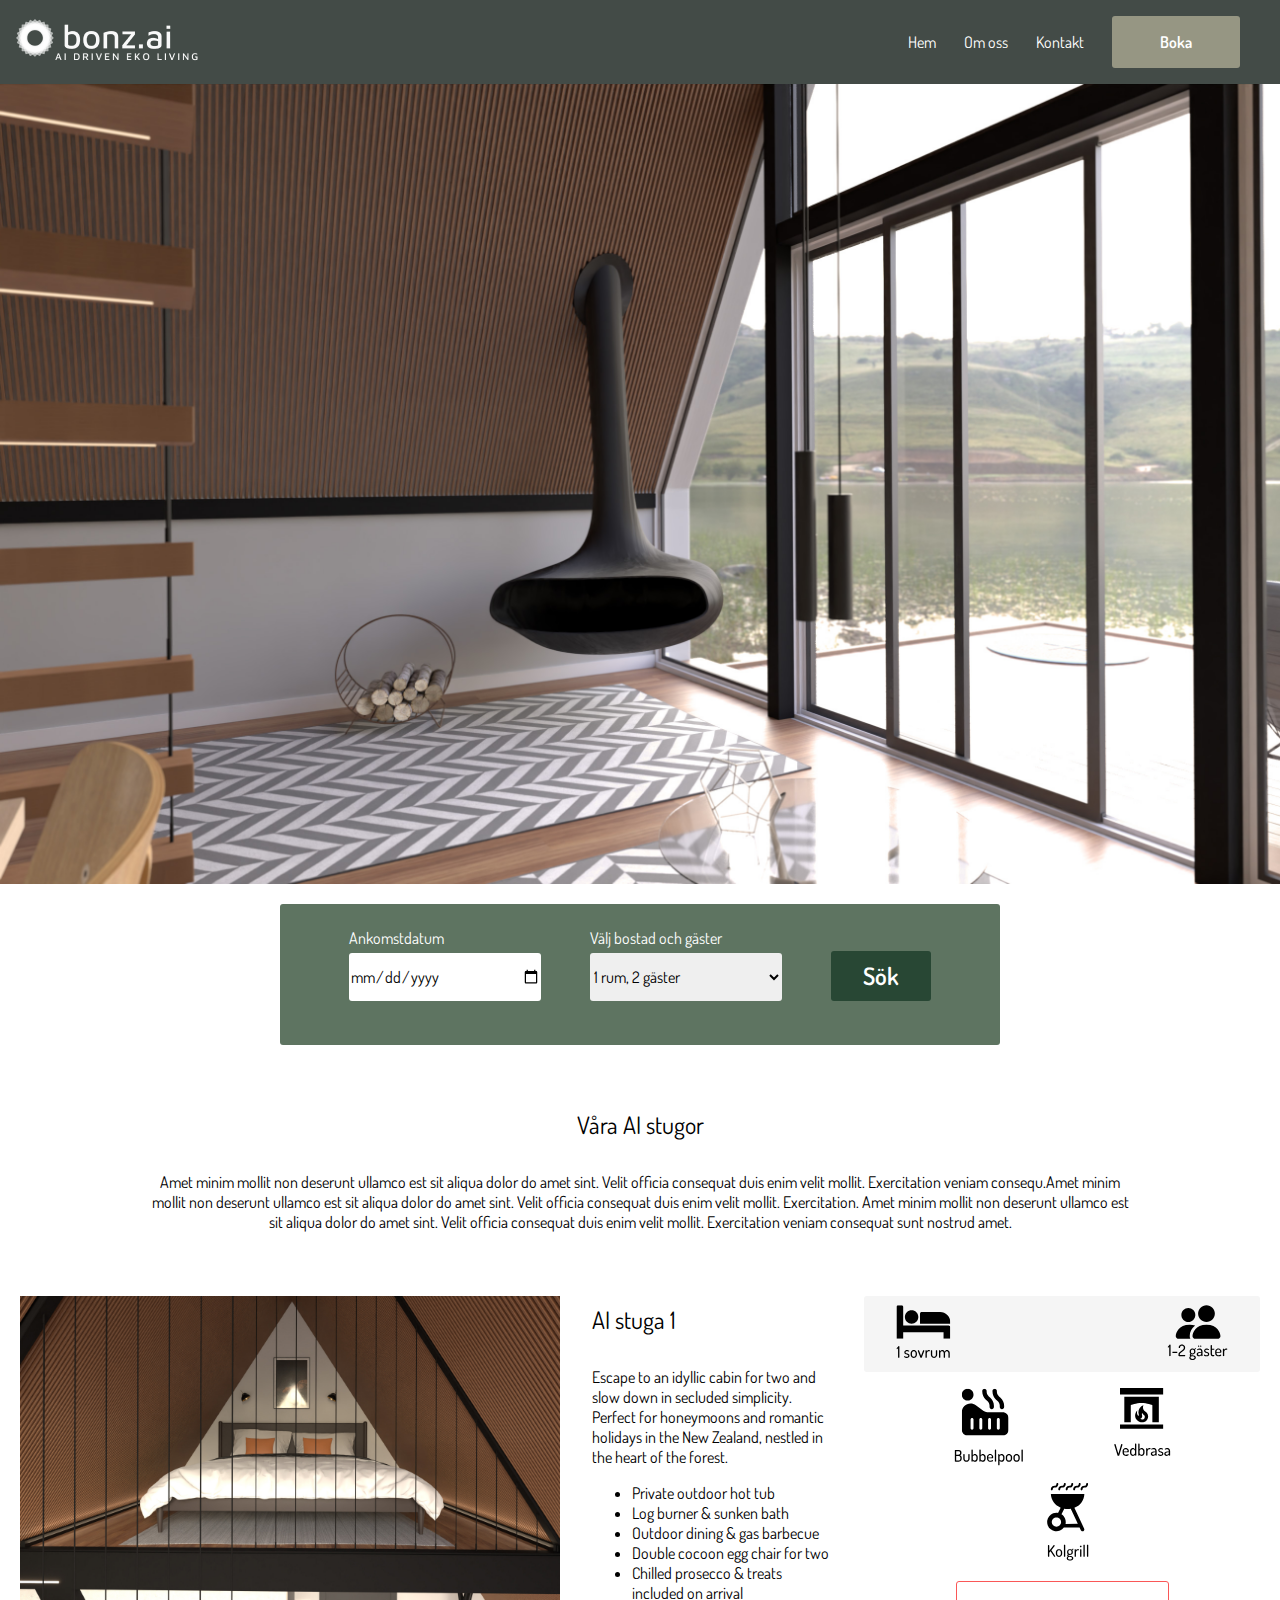
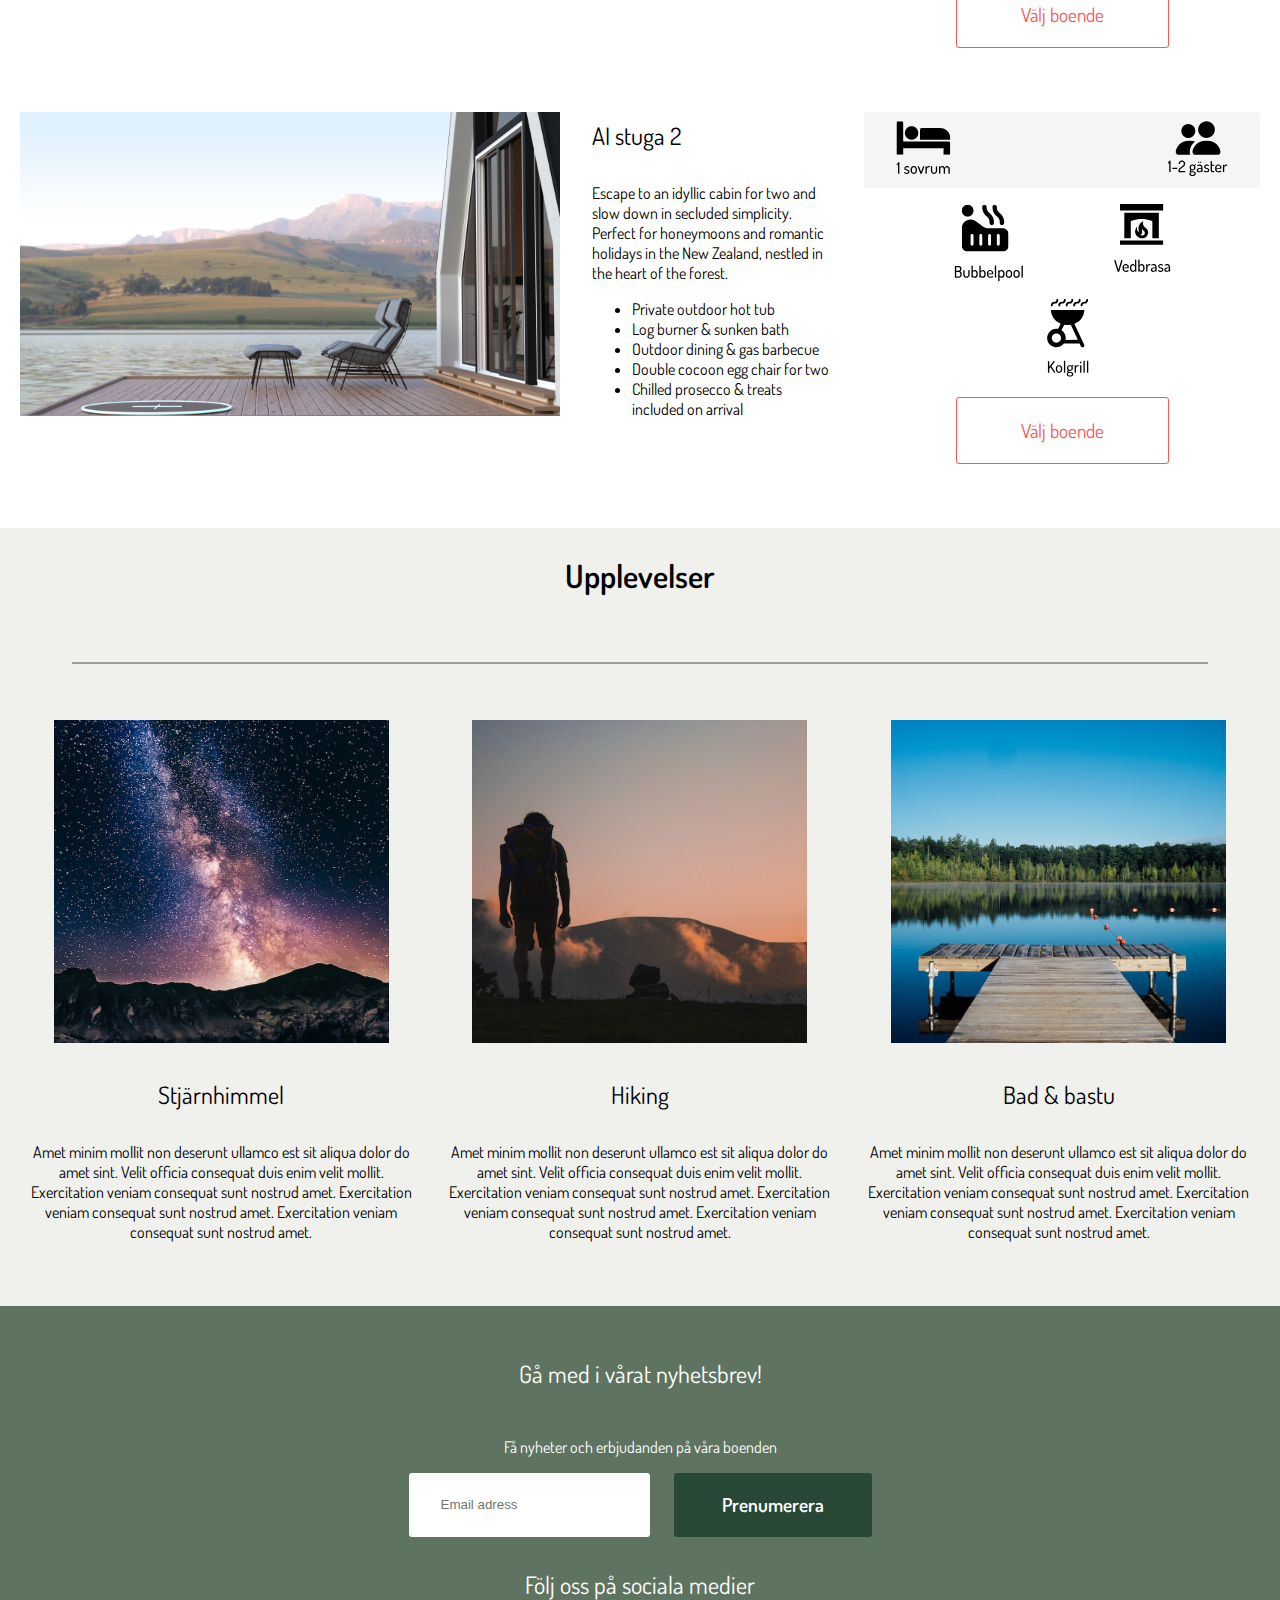
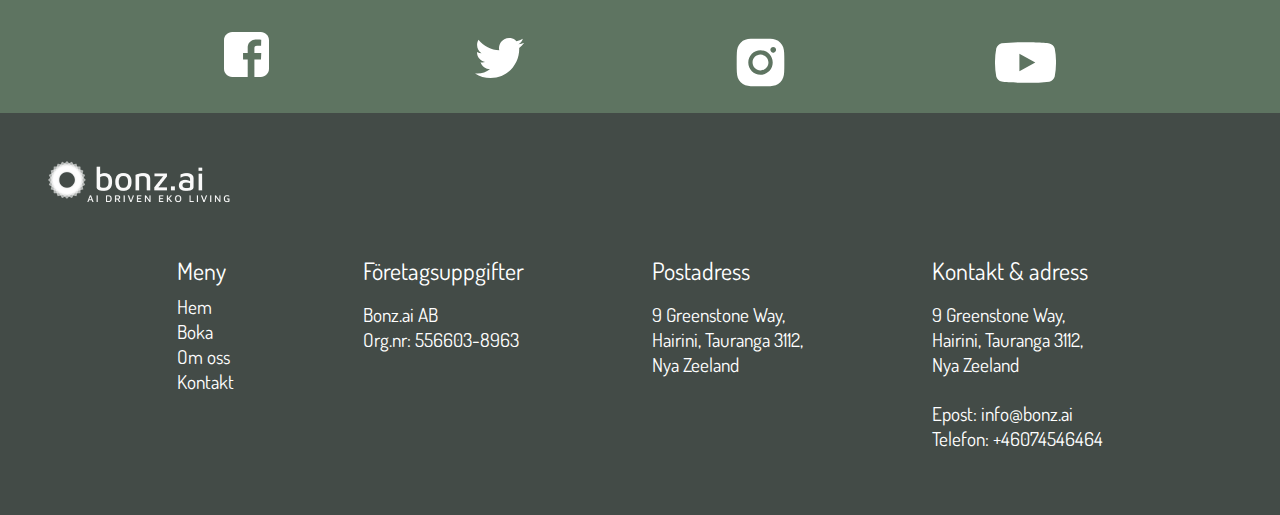
<file: index.html>
<!DOCTYPE html>
<html lang="en">
<head>
    <meta charset="UTF-8">
    <meta http-equiv="X-UA-Compatible" content="IE=edge">
    <meta name="viewport" content="width=device-width, initial-scale=1.0">
    <link rel="stylesheet" href="style.css" type="text/css">
    <title>Bonz.ai</title>
</head>
<body>
    <header class="header">
        <img src="images/logos/mobile-logo.png" alt="Bonz.ai logo">
        <nav class="header__nav">
            <label class="header__nav-icon" for="hamburger">&#9776;</label>
            <input type="checkbox" id="hamburger">
            <nav class="header__nav-items">
                <a href="index.html">Hem</a>
                <a href="booking-page.html">Boka</a>
                <a href="about.html">Om oss</a>
                <a href="">Kontakt</a>
            </nav>
        </nav>
        <nav class="header__nav--desktop">
            <a href="index.html">Hem</a>
            <a href="about.html">Om oss</a>
            <a href="">Kontakt</a>
            <a href="booking-page.html"><Button>Boka</Button></a>
        </nav>
    </header>
    <main>
        <section class="hero"></section>
        <form class="date-room-picker--search">
            <section>
                <label for="home-page__date">Ankomstdatum</label>
                <input type="date" id="home-page__date">
            </section>
            <section>
                <label for="home-page__no-guests">Välj bostad och gäster</label>
                <select id="home-page__no-guests">
                    <option value="" selected>1 rum, 2 gäster</option>
                    <option value="">1 rum, 3 gäster</option>
                    <option value="">1 rum, 4 gäster</option>
                    <option value="">1 rum, 5 gäster</option>
                </select>
            </section>
            <button class="button--search">Sök</button>
        </form>
        <section class="cottage">
            <article class="cottage__info">
                <h4>Våra AI stugor</h4>
                <p>Amet minim mollit non deserunt ullamco est sit aliqua dolor do amet sint. Velit officia consequat duis enim velit
                    mollit. Exercitation veniam consequ.Amet minim mollit non deserunt ullamco est sit aliqua dolor do amet sint.
                    Velit officia consequat duis enim velit mollit. Exercitation. Amet minim mollit non deserunt ullamco est sit
                    aliqua dolor do amet sint. Velit officia consequat duis enim velit mollit. Exercitation veniam consequat sunt
                    nostrud amet.</p>
            </article>
            <article class="cottage-card">
                <img src="images/home/04-day.jpg" alt="Picture of a cozy bed">
                <section class="cottage-card__text">
                    <h4>AI stuga 1</h4>
                    <p>Escape to an idyllic cabin for two and slow down in secluded simplicity. Perfect for honeymoons and romantic
                        holidays in the New Zealand, nestled in the heart of the forest.</p>
                    <ul>
                        <li>Private outdoor hot tub</li>
                        <li>Log burner & sunken bath</li>
                        <li>Outdoor dining & gas barbecue</li>
                        <li>Double cocoon egg chair for two</li>
                        <li>Chilled prosecco & treats included on arrival</li>
                    </ul>
                </section>
                <section class="cottage-card__icons">
                    <section class="cottage-card__icons--first-group">
                        <!-- bed icon -->
                        <svg xmlns="http://www.w3.org/2000/svg" width="56" height="57" viewBox="0 0 56 57" fill="none">
                            <g clip-path="url(#clip0_251_1437)">
                                <path
                                    d="M7.19529 20.4198H52.5916C53.047 20.4198 53.441 20.5862 53.7738 20.9189C54.1066 21.2517 54.2729 21.6458 54.2729 22.1011V33.8705H47.5476V27.1452H7.19529V33.8705H0.46991V1.925C0.46991 1.46963 0.636293 1.07557 0.969059 0.742802C1.30183 0.410035 1.69589 0.243652 2.15125 0.243652H5.51394C5.96931 0.243652 6.36337 0.410035 6.69614 0.742802C7.02891 1.07557 7.19529 1.46963 7.19529 1.925V20.4198ZM22.3274 12.0131C22.3274 10.1566 21.6706 8.57156 20.3571 7.25801C19.0435 5.94446 17.4585 5.28769 15.602 5.28769C13.7455 5.28769 12.1605 5.94446 10.847 7.25801C9.53341 8.57156 8.87663 10.1566 8.87663 12.0131C8.87663 13.8695 9.53341 15.4546 10.847 16.7681C12.1605 18.0817 13.7455 18.7384 15.602 18.7384C17.4585 18.7384 19.0435 18.0817 20.3571 16.7681C21.6706 15.4546 22.3274 13.8695 22.3274 12.0131ZM54.2729 18.7384V17.0571C54.2729 14.2724 53.2878 11.8948 51.3175 9.92452C49.3471 7.95419 46.9696 6.96903 44.1849 6.96903H25.6901C25.2347 6.96903 24.8407 7.13541 24.5079 7.46818C24.1751 7.80095 24.0087 8.19501 24.0087 8.65038V18.7384H54.2729Z"
                                    fill="black" />
                            </g>
                            <path
                                d="M2.72591 52.7893C2.55524 52.7893 2.40058 52.752 2.26191 52.6773C2.12324 52.592 2.05391 52.4693 2.05391 52.3093V43.0933L1.46191 43.9733C1.40858 44.0373 1.34991 44.0853 1.28591 44.1173C1.23258 44.1386 1.17924 44.1493 1.12591 44.1493C0.987243 44.1493 0.86991 44.0906 0.77391 43.9733C0.688576 43.856 0.64591 43.728 0.64591 43.5893C0.64591 43.4933 0.672576 43.392 0.72591 43.2853C0.78991 43.168 0.85391 43.0826 0.91791 43.0293L2.40591 41.2853C2.44858 41.2213 2.50191 41.1733 2.56591 41.1413C2.62991 41.0986 2.70991 41.0773 2.80591 41.0773C2.95524 41.0773 3.08858 41.12 3.20591 41.2053C3.33391 41.28 3.39791 41.3973 3.39791 41.5573V52.3093C3.39791 52.4693 3.32858 52.592 3.18991 52.6773C3.05124 52.752 2.89658 52.7893 2.72591 52.7893ZM10.7774 52.9173C10.2654 52.9173 9.81208 52.8533 9.41741 52.7253C9.02274 52.5866 8.71341 52.4266 8.48941 52.2453C8.26541 52.064 8.15341 51.8826 8.15341 51.7013C8.15341 51.616 8.17474 51.5306 8.21741 51.4453C8.26008 51.3493 8.31341 51.2693 8.37741 51.2053C8.45208 51.1306 8.53208 51.0933 8.61741 51.0933C8.74541 51.0933 8.88408 51.1573 9.03341 51.2853C9.18274 51.4026 9.38541 51.5253 9.64141 51.6533C9.89741 51.7813 10.2654 51.8453 10.7454 51.8453C11.3107 51.8453 11.7054 51.744 11.9294 51.5413C12.1534 51.328 12.2654 51.0933 12.2654 50.8373C12.2654 50.5066 12.1694 50.256 11.9774 50.0853C11.7854 49.904 11.5401 49.7653 11.2414 49.6693C10.9427 49.5626 10.6281 49.4613 10.2974 49.3653C9.96674 49.2693 9.65208 49.152 9.35341 49.0133C9.05474 48.864 8.80941 48.6613 8.61741 48.4053C8.43608 48.1386 8.34541 47.7866 8.34541 47.3493C8.34541 46.9973 8.43074 46.6506 8.60141 46.3093C8.77208 45.968 9.04941 45.6853 9.43341 45.4613C9.81741 45.2266 10.3294 45.1093 10.9694 45.1093C11.3427 45.1093 11.7001 45.152 12.0414 45.2373C12.3934 45.312 12.6761 45.4186 12.8894 45.5573C13.1134 45.6853 13.2254 45.824 13.2254 45.9733C13.2254 46.0373 13.2041 46.1226 13.1614 46.2293C13.1187 46.336 13.0601 46.432 12.9854 46.5173C12.9107 46.6026 12.8147 46.6453 12.6974 46.6453C12.6121 46.6453 12.4894 46.608 12.3294 46.5333C12.1801 46.448 11.9934 46.368 11.7694 46.2933C11.5561 46.2186 11.2947 46.1813 10.9854 46.1813C10.6334 46.1813 10.3507 46.2453 10.1374 46.3733C9.92408 46.4906 9.76941 46.6346 9.67341 46.8053C9.57741 46.9653 9.52941 47.1306 9.52941 47.3013C9.52941 47.568 9.62008 47.776 9.80141 47.9253C9.99341 48.0746 10.2387 48.1973 10.5374 48.2933C10.8467 48.3786 11.1667 48.4693 11.4974 48.5653C11.8281 48.6506 12.1427 48.7786 12.4414 48.9493C12.7401 49.1093 12.9854 49.3333 13.1774 49.6213C13.3694 49.9093 13.4654 50.2933 13.4654 50.7733C13.4654 51.424 13.2307 51.9466 12.7614 52.3413C12.2921 52.7253 11.6307 52.9173 10.7774 52.9173ZM17.7779 52.9173C17.2126 52.9173 16.6899 52.7733 16.2099 52.4853C15.7299 52.1866 15.3459 51.8026 15.0579 51.3333C14.7699 50.864 14.6259 50.3573 14.6259 49.8133V48.1813C14.6259 47.6373 14.7646 47.136 15.0419 46.6773C15.3299 46.208 15.7139 45.8293 16.1939 45.5413C16.6739 45.2533 17.2019 45.1093 17.7779 45.1093C18.3432 45.1093 18.8659 45.2533 19.3459 45.5413C19.8259 45.8186 20.2099 46.1866 20.4979 46.6453C20.7966 47.104 20.9459 47.616 20.9459 48.1813V49.8133C20.9459 50.3466 20.7966 50.8533 20.4979 51.3333C20.2099 51.8026 19.8259 52.1866 19.3459 52.4853C18.8659 52.7733 18.3432 52.9173 17.7779 52.9173ZM17.7779 51.7173C18.1192 51.7173 18.4232 51.6266 18.6899 51.4453C18.9672 51.264 19.1912 51.0293 19.3619 50.7413C19.5326 50.4426 19.6179 50.1333 19.6179 49.8133V48.1813C19.6179 47.872 19.5326 47.5733 19.3619 47.2853C19.2019 46.9973 18.9832 46.7626 18.7059 46.5813C18.4286 46.4 18.1192 46.3093 17.7779 46.3093C17.4366 46.3093 17.1272 46.4 16.8499 46.5813C16.5726 46.7626 16.3539 46.9973 16.1939 47.2853C16.0339 47.5733 15.9539 47.872 15.9539 48.1813V49.8133C15.9539 50.1333 16.0339 50.4426 16.1939 50.7413C16.3539 51.0293 16.5726 51.264 16.8499 51.4453C17.1272 51.6266 17.4366 51.7173 17.7779 51.7173ZM25.0517 52.9333C24.913 52.9333 24.785 52.9066 24.6677 52.8533C24.561 52.8106 24.4863 52.7413 24.4437 52.6453L21.8197 46.0053C21.809 45.984 21.793 45.9466 21.7717 45.8933C21.761 45.84 21.7557 45.792 21.7557 45.7493C21.7557 45.6426 21.7983 45.5466 21.8837 45.4613C21.9797 45.3653 22.0917 45.296 22.2197 45.2533C22.3583 45.2 22.4863 45.1733 22.6037 45.1733C22.689 45.1733 22.7743 45.1946 22.8597 45.2373C22.945 45.28 23.0037 45.344 23.0357 45.4293L25.0517 50.8693L27.0677 45.4933C27.0997 45.3973 27.1477 45.3226 27.2117 45.2693C27.2863 45.2053 27.3823 45.1733 27.4997 45.1733C27.6063 45.1733 27.7237 45.2 27.8517 45.2533C27.9797 45.296 28.097 45.3653 28.2037 45.4613C28.3103 45.5466 28.3637 45.6426 28.3637 45.7493C28.3637 45.8026 28.353 45.8506 28.3317 45.8933C28.321 45.936 28.3103 45.9733 28.2997 46.0053L25.6757 52.6453C25.633 52.7306 25.553 52.8 25.4357 52.8533C25.3183 52.9066 25.1903 52.9333 25.0517 52.9333ZM30.1164 52.7893C29.9351 52.7893 29.7804 52.7413 29.6524 52.6453C29.5351 52.5386 29.4764 52.4266 29.4764 52.3093V45.6693C29.4764 45.5306 29.5351 45.4186 29.6524 45.3333C29.7804 45.248 29.9351 45.2053 30.1164 45.2053C30.2977 45.2053 30.4471 45.248 30.5644 45.3333C30.6817 45.4186 30.7404 45.5306 30.7404 45.6693V46.4213C30.8577 46.1973 31.0177 45.9893 31.2204 45.7973C31.4231 45.5946 31.6577 45.4293 31.9244 45.3013C32.2017 45.1733 32.5057 45.1093 32.8364 45.1093H33.3804C33.5191 45.1093 33.6364 45.168 33.7324 45.2853C33.8391 45.4026 33.8924 45.5466 33.8924 45.7173C33.8924 45.8773 33.8391 46.016 33.7324 46.1333C33.6364 46.2506 33.5191 46.3093 33.3804 46.3093H32.8364C32.4951 46.3093 32.1697 46.4053 31.8604 46.5973C31.5511 46.7893 31.2951 47.0613 31.0924 47.4133C30.9004 47.7546 30.8044 48.1706 30.8044 48.6613V52.3093C30.8044 52.4266 30.7351 52.5386 30.5964 52.6453C30.4684 52.7413 30.3084 52.7893 30.1164 52.7893ZM38.0492 52.9173C37.4625 52.9173 36.9292 52.7733 36.4492 52.4853C35.9692 52.1973 35.5852 51.8186 35.2972 51.3493C35.0092 50.88 34.8652 50.3786 34.8652 49.8453V45.6853C34.8652 45.568 34.9292 45.4613 35.0572 45.3653C35.1958 45.2586 35.3558 45.2053 35.5372 45.2053C35.7185 45.2053 35.8732 45.2586 36.0012 45.3653C36.1292 45.4613 36.1932 45.568 36.1932 45.6853V49.8453C36.1932 50.1546 36.2732 50.4533 36.4332 50.7413C36.6038 51.0293 36.8278 51.264 37.1052 51.4453C37.3825 51.6266 37.6918 51.7173 38.0332 51.7173C38.3745 51.7173 38.6838 51.6266 38.9612 51.4453C39.2385 51.264 39.4572 51.0293 39.6172 50.7413C39.7772 50.4533 39.8572 50.1546 39.8572 49.8453V45.6693C39.8572 45.5413 39.9265 45.4346 40.0652 45.3493C40.2038 45.2533 40.3585 45.2053 40.5292 45.2053C40.7318 45.2053 40.8918 45.2533 41.0092 45.3493C41.1265 45.4346 41.1852 45.5413 41.1852 45.6693V49.8453C41.1852 50.3893 41.0412 50.896 40.7532 51.3653C40.4758 51.824 40.0972 52.1973 39.6172 52.4853C39.1372 52.7733 38.6145 52.9173 38.0492 52.9173ZM43.6637 52.7893C43.4717 52.7893 43.3117 52.7413 43.1837 52.6453C43.0663 52.5386 43.0077 52.4266 43.0077 52.3093V45.6693C43.0077 45.5306 43.0663 45.4186 43.1837 45.3333C43.3117 45.248 43.4717 45.2053 43.6637 45.2053C43.8343 45.2053 43.9783 45.248 44.0957 45.3333C44.213 45.4186 44.2717 45.5306 44.2717 45.6693V46.3253C44.453 46.016 44.7197 45.7386 45.0717 45.4933C45.4237 45.2373 45.8663 45.1093 46.3997 45.1093C46.9117 45.1093 47.3597 45.2586 47.7437 45.5573C48.1277 45.856 48.4103 46.24 48.5917 46.7093C48.869 46.1653 49.2263 45.7653 49.6637 45.5093C50.101 45.2426 50.549 45.1093 51.0077 45.1093C51.477 45.1093 51.9197 45.232 52.3357 45.4773C52.7623 45.712 53.1037 46.0586 53.3597 46.5173C53.6263 46.976 53.7597 47.5306 53.7597 48.1813V52.3093C53.7597 52.4266 53.6903 52.5386 53.5517 52.6453C53.4237 52.7413 53.269 52.7893 53.0877 52.7893C52.9063 52.7893 52.7517 52.7413 52.6237 52.6453C52.4957 52.5386 52.4317 52.4266 52.4317 52.3093V48.1813C52.4317 47.776 52.3463 47.4346 52.1757 47.1573C52.0157 46.88 51.8023 46.672 51.5357 46.5333C51.2797 46.384 51.0183 46.3093 50.7517 46.3093C50.4637 46.3093 50.1917 46.384 49.9357 46.5333C49.6797 46.6826 49.4663 46.8906 49.2957 47.1573C49.125 47.424 49.0397 47.7493 49.0397 48.1333V52.3253C49.0397 52.4853 48.9703 52.6026 48.8317 52.6773C48.693 52.752 48.5383 52.7893 48.3677 52.7893C48.2183 52.7893 48.069 52.752 47.9197 52.6773C47.781 52.6026 47.7117 52.4853 47.7117 52.3253V48.1493C47.7117 47.7866 47.6317 47.4666 47.4717 47.1893C47.3223 46.912 47.1197 46.6986 46.8637 46.5493C46.6183 46.3893 46.3463 46.3093 46.0477 46.3093C45.7597 46.3093 45.4823 46.384 45.2157 46.5333C44.9597 46.6826 44.7463 46.896 44.5757 47.1733C44.4157 47.44 44.3357 47.776 44.3357 48.1813V52.3093C44.3357 52.4266 44.2663 52.5386 44.1277 52.6453C43.9997 52.7413 43.845 52.7893 43.6637 52.7893Z"
                                fill="black" />
                            <defs>
                                <clipPath id="clip0_251_1437">
                                    <rect width="53.803" height="33.6269" fill="white" transform="translate(0.46991 0.243652)" />
                                </clipPath>
                            </defs>
                        </svg>
                        <!-- people icon -->
                        <svg xmlns="http://www.w3.org/2000/svg" width="61" height="56" viewBox="0 0 61 56" fill="none">
                            <path
                                d="M28.3148 33.7134C28.3148 33.7134 25.5231 33.7134 25.5231 30.9217C25.5231 28.13 28.3148 19.755 39.4815 19.755C50.6481 19.755 53.4398 28.13 53.4398 30.9217C53.4398 33.7134 50.6481 33.7134 50.6481 33.7134H28.3148ZM39.4815 16.9634C41.7027 16.9634 43.8329 16.081 45.4035 14.5104C46.9741 12.9398 47.8565 10.8096 47.8565 8.58838C47.8565 6.36719 46.9741 4.23698 45.4035 2.66636C43.8329 1.09574 41.7027 0.213379 39.4815 0.213379C37.2603 0.213379 35.1301 1.09574 33.5594 2.66636C31.9888 4.23698 31.1065 6.36719 31.1065 8.58838C31.1065 10.8096 31.9888 12.9398 33.5594 14.5104C35.1301 16.081 37.2603 16.9634 39.4815 16.9634V16.9634Z"
                                fill="black" />
                            <path fill-rule="evenodd" clip-rule="evenodd"
                                d="M23.3343 33.7132C22.9205 32.8417 22.7141 31.8862 22.7313 30.9215C22.7313 27.1388 24.6297 23.2444 28.136 20.5365C26.3859 19.9973 24.5625 19.7336 22.7313 19.7549C11.5647 19.7549 8.77301 28.1299 8.77301 30.9215C8.77301 33.7132 11.5647 33.7132 11.5647 33.7132H23.3343Z"
                                fill="black" />
                            <path
                                d="M21.3356 16.9635C23.1865 16.9635 24.9617 16.2282 26.2706 14.9193C27.5794 13.6105 28.3147 11.8353 28.3147 9.98429C28.3147 8.1333 27.5794 6.35813 26.2706 5.04928C24.9617 3.74043 23.1865 3.00513 21.3356 3.00513C19.4846 3.00513 17.7094 3.74043 16.4005 5.04928C15.0917 6.35813 14.3564 8.1333 14.3564 9.98429C14.3564 11.8353 15.0917 13.6105 16.4005 14.9193C17.7094 16.2282 19.4846 16.9635 21.3356 16.9635V16.9635Z"
                                fill="black" />
                            <path
                                d="M2.90761 51.2363C2.73694 51.2363 2.58228 51.199 2.44361 51.1243C2.30494 51.039 2.23561 50.9163 2.23561 50.7563V41.5403L1.64361 42.4203C1.59028 42.4843 1.53161 42.5323 1.46761 42.5643C1.41428 42.5857 1.36094 42.5963 1.30761 42.5963C1.16894 42.5963 1.05161 42.5377 0.955611 42.4203C0.870278 42.303 0.827611 42.175 0.827611 42.0363C0.827611 41.9403 0.854278 41.839 0.907611 41.7323C0.971611 41.615 1.03561 41.5297 1.09961 41.4763L2.58761 39.7323C2.63028 39.6683 2.68361 39.6203 2.74761 39.5883C2.81161 39.5457 2.89161 39.5243 2.98761 39.5243C3.13694 39.5243 3.27028 39.567 3.38761 39.6523C3.51561 39.727 3.57961 39.8443 3.57961 40.0043V50.7563C3.57961 50.9163 3.51028 51.039 3.37161 51.1243C3.23294 51.199 3.07828 51.2363 2.90761 51.2363ZM5.77199 47.9563C5.64399 47.9563 5.53199 47.903 5.43599 47.7963C5.35065 47.6897 5.30799 47.5563 5.30799 47.3963C5.30799 47.2257 5.35065 47.087 5.43599 46.9803C5.53199 46.8737 5.64399 46.8203 5.77199 46.8203H9.93199C10.06 46.8203 10.172 46.8737 10.268 46.9803C10.364 47.087 10.412 47.2257 10.412 47.3963C10.412 47.5563 10.364 47.6897 10.268 47.7963C10.172 47.903 10.06 47.9563 9.93199 47.9563H5.77199ZM12.0841 51.2363C11.9561 51.2363 11.8228 51.1937 11.6841 51.1083C11.5454 51.023 11.4761 50.9057 11.4761 50.7563V49.2043C11.4761 48.767 11.6041 48.367 11.8601 48.0043C12.1161 47.631 12.4468 47.279 12.8521 46.9483C13.2574 46.607 13.6841 46.2817 14.1321 45.9723C14.5908 45.6523 15.0228 45.327 15.4281 44.9963C15.8334 44.655 16.1641 44.2977 16.4201 43.9243C16.6761 43.551 16.8041 43.1457 16.8041 42.7083C16.8041 42.399 16.7348 42.1003 16.5961 41.8123C16.4574 41.5137 16.2441 41.2683 15.9561 41.0763C15.6681 40.8843 15.2948 40.7883 14.8361 40.7883C14.3348 40.7883 13.9081 40.9323 13.5561 41.2203C13.2148 41.5083 13.0441 41.9457 13.0441 42.5323C13.0441 42.671 12.9801 42.7937 12.8521 42.9003C12.7348 43.007 12.5641 43.0603 12.3401 43.0603C12.1481 43.0603 11.9988 43.007 11.8921 42.9003C11.7854 42.783 11.7321 42.575 11.7321 42.2763C11.7321 41.7323 11.8708 41.2577 12.1481 40.8523C12.4361 40.4363 12.8148 40.1163 13.2841 39.8923C13.7641 39.6577 14.2868 39.5403 14.8521 39.5403C15.4708 39.5403 16.0254 39.6737 16.5161 39.9403C17.0174 40.207 17.4121 40.575 17.7001 41.0443C17.9988 41.5137 18.1481 42.0523 18.1481 42.6603C18.1481 43.2257 18.0201 43.7377 17.7641 44.1963C17.5081 44.655 17.1774 45.071 16.7721 45.4443C16.3774 45.8177 15.9508 46.1643 15.4921 46.4843C15.0441 46.7937 14.6174 47.0923 14.2121 47.3803C13.8174 47.6683 13.4921 47.9617 13.2361 48.2603C12.9801 48.559 12.8521 48.8737 12.8521 49.2043V50.0203H17.7801C17.9081 50.0203 18.0148 50.079 18.1001 50.1963C18.1961 50.3137 18.2441 50.4577 18.2441 50.6283C18.2441 50.7883 18.1961 50.9323 18.1001 51.0603C18.0148 51.1777 17.9081 51.2363 17.7801 51.2363H12.0841ZM25.6136 54.9003C24.9843 54.9003 24.4189 54.8097 23.9176 54.6283C23.4163 54.4577 23.0163 54.207 22.7176 53.8763C22.4296 53.5563 22.2856 53.1777 22.2856 52.7403C22.2856 52.2923 22.4136 51.9243 22.6696 51.6363C22.9363 51.359 23.2403 51.1457 23.5816 50.9963C23.3469 50.911 23.1496 50.7883 22.9896 50.6283C22.8403 50.4577 22.7656 50.223 22.7656 49.9243C22.7656 49.6257 22.8403 49.391 22.9896 49.2203C23.1389 49.039 23.3309 48.879 23.5656 48.7403C23.2776 48.5057 23.0536 48.2177 22.8936 47.8763C22.7336 47.5243 22.6536 47.1403 22.6536 46.7243V46.1963C22.6536 45.6737 22.7709 45.215 23.0056 44.8203C23.2403 44.4257 23.5709 44.1163 23.9976 43.8923C24.4349 43.6683 24.9416 43.5563 25.5176 43.5563C25.8909 43.5563 26.2323 43.615 26.5416 43.7323C26.8616 43.839 27.1389 43.9883 27.3736 44.1803C27.5443 43.8283 27.7203 43.567 27.9016 43.3963C28.0936 43.2257 28.2803 43.1403 28.4616 43.1403C28.6536 43.1403 28.7976 43.1937 28.8936 43.3003C28.9896 43.407 29.0376 43.519 29.0376 43.6363C29.0376 43.7217 29.0109 43.7963 28.9576 43.8603C28.9043 43.9243 28.8403 43.9723 28.7656 44.0043C28.6483 44.0363 28.5096 44.1003 28.3496 44.1963C28.2003 44.2923 28.0563 44.4523 27.9176 44.6763C28.0776 44.879 28.1949 45.1137 28.2696 45.3803C28.3549 45.6363 28.3976 45.9083 28.3976 46.1963V46.7243C28.3976 47.2257 28.2749 47.679 28.0296 48.0843C27.7843 48.4897 27.4429 48.8097 27.0056 49.0443C26.5683 49.2683 26.0669 49.3803 25.5016 49.3803C25.0643 49.3803 24.6749 49.3003 24.3336 49.1403C24.2269 49.2043 24.1309 49.279 24.0456 49.3643C23.9603 49.439 23.9176 49.5457 23.9176 49.6843C23.9176 49.9083 24.0349 50.0683 24.2696 50.1643C24.5149 50.2603 24.8243 50.3297 25.1976 50.3723C25.5709 50.415 25.9656 50.463 26.3816 50.5163C26.7976 50.5697 27.1923 50.6657 27.5656 50.8043C27.9389 50.9323 28.2429 51.135 28.4776 51.4123C28.7229 51.6897 28.8456 52.0737 28.8456 52.5643C28.8456 53.087 28.7016 53.519 28.4136 53.8603C28.1256 54.2123 27.7363 54.4737 27.2456 54.6443C26.7656 54.815 26.2216 54.9003 25.6136 54.9003ZM25.5816 53.9723C26.1896 53.9723 26.6696 53.8443 27.0216 53.5883C27.3736 53.343 27.5496 53.0123 27.5496 52.5963C27.5496 52.2977 27.4589 52.063 27.2776 51.8923C27.0963 51.7323 26.8616 51.6097 26.5736 51.5243C26.2856 51.4497 25.9816 51.3963 25.6616 51.3643C25.3523 51.343 25.0696 51.3163 24.8136 51.2843C24.4723 51.391 24.1736 51.551 23.9176 51.7643C23.6723 51.9777 23.5496 52.255 23.5496 52.5963C23.5496 53.0123 23.7363 53.343 24.1096 53.5883C24.4829 53.8443 24.9736 53.9723 25.5816 53.9723ZM25.5336 48.4683C26.0243 48.4683 26.4083 48.303 26.6856 47.9723C26.9629 47.6417 27.1016 47.2257 27.1016 46.7243V46.1963C27.1016 45.7057 26.9629 45.295 26.6856 44.9643C26.4083 44.6337 26.0189 44.4683 25.5176 44.4683C25.0163 44.4683 24.6269 44.6337 24.3496 44.9643C24.0829 45.295 23.9496 45.7057 23.9496 46.1963V46.7083C23.9496 47.2097 24.0883 47.631 24.3656 47.9723C24.6429 48.303 25.0323 48.4683 25.5336 48.4683ZM31.8534 51.3643C31.256 51.3643 30.744 51.1937 30.3174 50.8523C29.9014 50.5003 29.6934 49.9617 29.6934 49.2363C29.6934 48.6497 29.8534 48.1963 30.1734 47.8763C30.4934 47.5457 30.9307 47.3217 31.4854 47.2043C32.0507 47.0763 32.7014 47.0123 33.4374 47.0123H34.2054V46.6763C34.2054 46.3563 34.1467 46.047 34.0294 45.7483C33.912 45.439 33.7254 45.1883 33.4694 44.9963C33.224 44.7937 32.8827 44.6923 32.4454 44.6923C32.072 44.6923 31.7734 44.7297 31.5494 44.8043C31.336 44.879 31.1654 44.959 31.0374 45.0443C30.9094 45.119 30.7974 45.1563 30.7014 45.1563C30.5414 45.1563 30.4187 45.0817 30.3334 44.9323C30.248 44.7723 30.2054 44.623 30.2054 44.4843C30.2054 44.3137 30.3227 44.159 30.5574 44.0203C30.792 43.8817 31.0854 43.7697 31.4374 43.6843C31.7894 43.599 32.136 43.5563 32.4774 43.5563C33.224 43.5563 33.8214 43.7057 34.2694 44.0043C34.7174 44.303 35.0374 44.687 35.2294 45.1563C35.432 45.6257 35.5334 46.127 35.5334 46.6603V50.7563C35.5334 50.8843 35.4694 50.9963 35.3414 51.0923C35.224 51.1883 35.0694 51.2363 34.8774 51.2363C34.7067 51.2363 34.5627 51.1883 34.4454 51.0923C34.328 50.9963 34.2694 50.8843 34.2694 50.7563V50.1163C33.992 50.4363 33.656 50.7243 33.2614 50.9803C32.8667 51.2363 32.3974 51.3643 31.8534 51.3643ZM32.2694 50.2923C32.5787 50.2923 32.8774 50.207 33.1654 50.0363C33.464 49.8657 33.7094 49.6523 33.9014 49.3963C34.104 49.1403 34.2054 48.895 34.2054 48.6603V47.8283H33.6454C33.1974 47.8283 32.7707 47.855 32.3654 47.9083C31.9707 47.9617 31.6507 48.079 31.4054 48.2603C31.16 48.431 31.0374 48.7083 31.0374 49.0923C31.0374 49.5083 31.1547 49.8123 31.3894 50.0043C31.624 50.1963 31.9174 50.2923 32.2694 50.2923ZM33.7414 41.8603C33.56 41.8603 33.4054 41.7963 33.2774 41.6683C33.16 41.5297 33.1014 41.3697 33.1014 41.1883C33.1014 41.007 33.16 40.8523 33.2774 40.7243C33.4054 40.5963 33.56 40.5323 33.7414 40.5323C33.9227 40.5323 34.072 40.5963 34.1894 40.7243C34.3174 40.8523 34.3814 41.007 34.3814 41.1883C34.3814 41.3697 34.3174 41.5297 34.1894 41.6683C34.072 41.7963 33.9227 41.8603 33.7414 41.8603ZM31.6614 41.8603C31.48 41.8603 31.3254 41.7963 31.1974 41.6683C31.0694 41.5297 31.0054 41.3697 31.0054 41.1883C31.0054 41.007 31.0694 40.8523 31.1974 40.7243C31.3254 40.5963 31.48 40.5323 31.6614 40.5323C31.8427 40.5323 31.992 40.5963 32.1094 40.7243C32.2374 40.8523 32.3014 41.007 32.3014 41.1883C32.3014 41.3697 32.2374 41.5297 32.1094 41.6683C31.992 41.7963 31.8427 41.8603 31.6614 41.8603ZM39.5216 51.3643C39.0096 51.3643 38.5563 51.3003 38.1616 51.1723C37.7669 51.0337 37.4576 50.8737 37.2336 50.6923C37.0096 50.511 36.8976 50.3297 36.8976 50.1483C36.8976 50.063 36.9189 49.9777 36.9616 49.8923C37.0043 49.7963 37.0576 49.7163 37.1216 49.6523C37.1963 49.5777 37.2763 49.5403 37.3616 49.5403C37.4896 49.5403 37.6283 49.6043 37.7776 49.7323C37.9269 49.8497 38.1296 49.9723 38.3856 50.1003C38.6416 50.2283 39.0096 50.2923 39.4896 50.2923C40.0549 50.2923 40.4496 50.191 40.6736 49.9883C40.8976 49.775 41.0096 49.5403 41.0096 49.2843C41.0096 48.9537 40.9136 48.703 40.7216 48.5323C40.5296 48.351 40.2843 48.2123 39.9856 48.1163C39.6869 48.0097 39.3723 47.9083 39.0416 47.8123C38.7109 47.7163 38.3963 47.599 38.0976 47.4603C37.7989 47.311 37.5536 47.1083 37.3616 46.8523C37.1803 46.5857 37.0896 46.2337 37.0896 45.7963C37.0896 45.4443 37.1749 45.0977 37.3456 44.7563C37.5163 44.415 37.7936 44.1323 38.1776 43.9083C38.5616 43.6737 39.0736 43.5563 39.7136 43.5563C40.0869 43.5563 40.4443 43.599 40.7856 43.6843C41.1376 43.759 41.4203 43.8657 41.6336 44.0043C41.8576 44.1323 41.9696 44.271 41.9696 44.4203C41.9696 44.4843 41.9483 44.5697 41.9056 44.6763C41.8629 44.783 41.8043 44.879 41.7296 44.9643C41.6549 45.0497 41.5589 45.0923 41.4416 45.0923C41.3563 45.0923 41.2336 45.055 41.0736 44.9803C40.9243 44.895 40.7376 44.815 40.5136 44.7403C40.3003 44.6657 40.0389 44.6283 39.7296 44.6283C39.3776 44.6283 39.0949 44.6923 38.8816 44.8203C38.6683 44.9377 38.5136 45.0817 38.4176 45.2523C38.3216 45.4123 38.2736 45.5777 38.2736 45.7483C38.2736 46.015 38.3643 46.223 38.5456 46.3723C38.7376 46.5217 38.9829 46.6443 39.2816 46.7403C39.5909 46.8257 39.9109 46.9163 40.2416 47.0123C40.5723 47.0977 40.8869 47.2257 41.1856 47.3963C41.4843 47.5563 41.7296 47.7803 41.9216 48.0683C42.1136 48.3563 42.2096 48.7403 42.2096 49.2203C42.2096 49.871 41.9749 50.3937 41.5056 50.7883C41.0363 51.1723 40.3749 51.3643 39.5216 51.3643ZM46.2821 51.2363C45.4181 51.2363 44.7568 51.0443 44.2981 50.6603C43.8501 50.2763 43.6261 49.663 43.6261 48.8203V40.5803C43.6261 40.4417 43.6954 40.3297 43.8341 40.2443C43.9728 40.159 44.1221 40.1163 44.2821 40.1163C44.4528 40.1163 44.6074 40.159 44.7461 40.2443C44.8848 40.3297 44.9541 40.4417 44.9541 40.5803V43.6523H46.9701C47.0981 43.6523 47.1941 43.7057 47.2581 43.8123C47.3328 43.919 47.3701 44.0417 47.3701 44.1803C47.3701 44.319 47.3328 44.4417 47.2581 44.5483C47.1941 44.6443 47.0981 44.6923 46.9701 44.6923H44.9541V48.8203C44.9541 49.279 45.0501 49.6043 45.2421 49.7963C45.4448 49.9777 45.7914 50.0683 46.2821 50.0683H46.7781C46.9701 50.0683 47.1141 50.127 47.2101 50.2443C47.3061 50.3617 47.3541 50.495 47.3541 50.6443C47.3541 50.7937 47.3061 50.9323 47.2101 51.0603C47.1141 51.1777 46.9701 51.2363 46.7781 51.2363H46.2821ZM51.735 51.3643C51.0417 51.3643 50.4283 51.2363 49.895 50.9803C49.3617 50.7137 48.9403 50.351 48.631 49.8923C48.3217 49.423 48.167 48.879 48.167 48.2603V46.5803C48.167 46.0363 48.311 45.535 48.599 45.0763C48.8977 44.6177 49.287 44.2497 49.767 43.9723C50.247 43.695 50.775 43.5563 51.351 43.5563C51.9057 43.5563 52.4123 43.6843 52.871 43.9403C53.3403 44.1963 53.7137 44.543 53.991 44.9803C54.279 45.4177 54.423 45.9243 54.423 46.5003C54.423 46.927 54.3537 47.2363 54.215 47.4283C54.0763 47.6097 53.9003 47.7217 53.687 47.7643C53.4737 47.807 53.2497 47.8283 53.015 47.8283H49.495V48.3083C49.495 48.9057 49.7083 49.3803 50.135 49.7323C50.5617 50.0737 51.111 50.2443 51.783 50.2443C52.1777 50.2443 52.4923 50.191 52.727 50.0843C52.9617 49.9777 53.1537 49.8763 53.303 49.7803C53.4523 49.6737 53.5857 49.6203 53.703 49.6203C53.8203 49.6203 53.9163 49.6577 53.991 49.7323C54.0763 49.7963 54.1403 49.8763 54.183 49.9723C54.2257 50.0683 54.247 50.1537 54.247 50.2283C54.247 50.367 54.1457 50.527 53.943 50.7083C53.7403 50.879 53.447 51.0337 53.063 51.1723C52.6897 51.3003 52.247 51.3643 51.735 51.3643ZM49.495 46.9323H52.455C52.743 46.9323 52.9297 46.9003 53.015 46.8363C53.111 46.7617 53.159 46.623 53.159 46.4203C53.159 46.1003 53.079 45.807 52.919 45.5403C52.7697 45.263 52.5563 45.039 52.279 44.8683C52.0017 44.6977 51.687 44.6123 51.335 44.6123C51.0043 44.6123 50.7003 44.6923 50.423 44.8523C50.1457 45.0017 49.9217 45.2097 49.751 45.4763C49.5803 45.743 49.495 46.0363 49.495 46.3563V46.9323ZM56.5325 51.2363C56.3512 51.2363 56.1965 51.1883 56.0685 51.0923C55.9512 50.9857 55.8925 50.8737 55.8925 50.7563V44.1163C55.8925 43.9777 55.9512 43.8657 56.0685 43.7803C56.1965 43.695 56.3512 43.6523 56.5325 43.6523C56.7138 43.6523 56.8632 43.695 56.9805 43.7803C57.0978 43.8657 57.1565 43.9777 57.1565 44.1163V44.8683C57.2738 44.6443 57.4338 44.4363 57.6365 44.2443C57.8392 44.0417 58.0738 43.8763 58.3405 43.7483C58.6178 43.6203 58.9218 43.5563 59.2525 43.5563H59.7965C59.9352 43.5563 60.0525 43.615 60.1485 43.7323C60.2552 43.8497 60.3085 43.9937 60.3085 44.1643C60.3085 44.3243 60.2552 44.463 60.1485 44.5803C60.0525 44.6977 59.9352 44.7563 59.7965 44.7563H59.2525C58.9112 44.7563 58.5858 44.8523 58.2765 45.0443C57.9672 45.2363 57.7112 45.5083 57.5085 45.8603C57.3165 46.2017 57.2205 46.6177 57.2205 47.1083V50.7563C57.2205 50.8737 57.1512 50.9857 57.0125 51.0923C56.8845 51.1883 56.7245 51.2363 56.5325 51.2363Z"
                                fill="black" />
                        </svg>
                    </section>
                    <section class="cottage-card__icons--second-group">
                        <!-- hot tub icon -->
                        <svg xmlns="http://www.w3.org/2000/svg" width="72" height="78" viewBox="0 0 72 78" fill="none">
                            <path
                                d="M2.45701 73.6833C2.27568 73.6833 2.12635 73.6407 2.00901 73.5553C1.90235 73.4593 1.84901 73.3473 1.84901 73.2193V62.4673C1.84901 62.3073 1.91301 62.19 2.04101 62.1153C2.16901 62.03 2.30768 61.9873 2.45701 61.9873H5.20901C5.79568 61.9873 6.33435 62.062 6.82501 62.2113C7.32635 62.35 7.72101 62.6167 8.00901 63.0113C8.30768 63.406 8.45701 63.9767 8.45701 64.7233C8.45701 65.3953 8.33435 65.9553 8.08901 66.4033C7.84368 66.8513 7.51301 67.166 7.09701 67.3473C7.42768 67.4753 7.71568 67.6513 7.96101 67.8753C8.20635 68.0887 8.39835 68.3713 8.53701 68.7233C8.67568 69.0647 8.74501 69.5127 8.74501 70.0673V70.3553C8.74501 71.1767 8.60635 71.8327 8.32901 72.3233C8.05168 72.8033 7.67301 73.15 7.19301 73.3633C6.71301 73.5767 6.17435 73.6833 5.57701 73.6833H2.45701ZM3.19301 72.4673H5.35301C6.00368 72.4673 6.50501 72.2913 6.85701 71.9393C7.21968 71.5873 7.40101 71.0327 7.40101 70.2753V70.0033C7.40101 69.2353 7.21968 68.6967 6.85701 68.3873C6.50501 68.0673 6.00368 67.9073 5.35301 67.9073H3.19301V72.4673ZM3.19301 66.7873H5.19301C5.85435 66.7873 6.33968 66.6433 6.64901 66.3553C6.95835 66.0567 7.11301 65.5767 7.11301 64.9153C7.11301 64.478 7.02768 64.1367 6.85701 63.8913C6.69701 63.6353 6.46768 63.4593 6.16901 63.3633C5.88101 63.2567 5.53968 63.2033 5.14501 63.2033H3.19301V66.7873ZM13.4798 73.8113C12.8931 73.8113 12.3598 73.6673 11.8798 73.3793C11.3998 73.0913 11.0158 72.7127 10.7278 72.2433C10.4398 71.774 10.2958 71.2727 10.2958 70.7393V66.5793C10.2958 66.462 10.3598 66.3553 10.4878 66.2593C10.6264 66.1527 10.7864 66.0993 10.9678 66.0993C11.1491 66.0993 11.3038 66.1527 11.4318 66.2593C11.5598 66.3553 11.6238 66.462 11.6238 66.5793V70.7393C11.6238 71.0487 11.7038 71.3473 11.8638 71.6353C12.0344 71.9233 12.2584 72.158 12.5358 72.3393C12.8131 72.5207 13.1224 72.6113 13.4638 72.6113C13.8051 72.6113 14.1144 72.5207 14.3918 72.3393C14.6691 72.158 14.8878 71.9233 15.0478 71.6353C15.2078 71.3473 15.2878 71.0487 15.2878 70.7393V66.5633C15.2878 66.4353 15.3571 66.3287 15.4958 66.2433C15.6344 66.1473 15.7891 66.0993 15.9598 66.0993C16.1624 66.0993 16.3224 66.1473 16.4398 66.2433C16.5571 66.3287 16.6158 66.4353 16.6158 66.5633V70.7393C16.6158 71.2833 16.4718 71.79 16.1838 72.2593C15.9064 72.718 15.5278 73.0913 15.0478 73.3793C14.5678 73.6673 14.0451 73.8113 13.4798 73.8113ZM21.9103 73.8113C21.4196 73.8113 20.9716 73.6887 20.5663 73.4433C20.1716 73.1873 19.8889 72.894 19.7183 72.5633V73.2033C19.7183 73.3207 19.6596 73.4327 19.5423 73.5393C19.4249 73.6353 19.2756 73.6833 19.0943 73.6833C18.9129 73.6833 18.7583 73.6353 18.6303 73.5393C18.5129 73.4327 18.4543 73.3207 18.4543 73.2033V61.9873C18.4543 61.8487 18.5129 61.7367 18.6303 61.6513C18.7583 61.566 18.9129 61.5233 19.0943 61.5233C19.2863 61.5233 19.4463 61.566 19.5743 61.6513C19.7129 61.7367 19.7823 61.8487 19.7823 61.9873V67.2193C19.9529 66.91 20.2143 66.6327 20.5663 66.3873C20.9289 66.1313 21.3663 66.0033 21.8783 66.0033C22.4009 66.0033 22.8756 66.1473 23.3023 66.4353C23.7396 66.7127 24.0863 67.0807 24.3423 67.5393C24.6089 67.998 24.7423 68.51 24.7423 69.0753V70.7073C24.7423 71.2407 24.6089 71.7473 24.3423 72.2273C24.0863 72.6967 23.7449 73.0807 23.3183 73.3793C22.8916 73.6673 22.4223 73.8113 21.9103 73.8113ZM21.5903 72.6113C21.9209 72.6113 22.2249 72.5207 22.5023 72.3393C22.7796 72.158 22.9983 71.918 23.1583 71.6193C23.3289 71.3207 23.4143 71.0167 23.4143 70.7073V69.0753C23.4143 68.766 23.3289 68.4673 23.1583 68.1793C22.9983 67.8913 22.7796 67.6567 22.5023 67.4753C22.2249 67.294 21.9156 67.2033 21.5743 67.2033C21.2863 67.2033 21.0036 67.2833 20.7263 67.4433C20.4489 67.5927 20.2196 67.806 20.0383 68.0833C19.8676 68.35 19.7823 68.6807 19.7823 69.0753V71.1393C19.7823 71.278 19.8623 71.4647 20.0223 71.6993C20.1823 71.934 20.4009 72.1473 20.6783 72.3393C20.9556 72.5207 21.2596 72.6113 21.5903 72.6113ZM29.8165 73.8113C29.3258 73.8113 28.8778 73.6887 28.4725 73.4433C28.0778 73.1873 27.7952 72.894 27.6245 72.5633V73.2033C27.6245 73.3207 27.5658 73.4327 27.4485 73.5393C27.3312 73.6353 27.1818 73.6833 27.0005 73.6833C26.8192 73.6833 26.6645 73.6353 26.5365 73.5393C26.4192 73.4327 26.3605 73.3207 26.3605 73.2033V61.9873C26.3605 61.8487 26.4192 61.7367 26.5365 61.6513C26.6645 61.566 26.8192 61.5233 27.0005 61.5233C27.1925 61.5233 27.3525 61.566 27.4805 61.6513C27.6192 61.7367 27.6885 61.8487 27.6885 61.9873V67.2193C27.8592 66.91 28.1205 66.6327 28.4725 66.3873C28.8352 66.1313 29.2725 66.0033 29.7845 66.0033C30.3072 66.0033 30.7818 66.1473 31.2085 66.4353C31.6458 66.7127 31.9925 67.0807 32.2485 67.5393C32.5152 67.998 32.6485 68.51 32.6485 69.0753V70.7073C32.6485 71.2407 32.5152 71.7473 32.2485 72.2273C31.9925 72.6967 31.6512 73.0807 31.2245 73.3793C30.7978 73.6673 30.3285 73.8113 29.8165 73.8113ZM29.4965 72.6113C29.8272 72.6113 30.1312 72.5207 30.4085 72.3393C30.6858 72.158 30.9045 71.918 31.0645 71.6193C31.2352 71.3207 31.3205 71.0167 31.3205 70.7073V69.0753C31.3205 68.766 31.2352 68.4673 31.0645 68.1793C30.9045 67.8913 30.6858 67.6567 30.4085 67.4753C30.1312 67.294 29.8218 67.2033 29.4805 67.2033C29.1925 67.2033 28.9098 67.2833 28.6325 67.4433C28.3552 67.5927 28.1258 67.806 27.9445 68.0833C27.7738 68.35 27.6885 68.6807 27.6885 69.0753V71.1393C27.6885 71.278 27.7685 71.4647 27.9285 71.6993C28.0885 71.934 28.3072 72.1473 28.5845 72.3393C28.8618 72.5207 29.1658 72.6113 29.4965 72.6113ZM37.5308 73.8113C36.8374 73.8113 36.2241 73.6833 35.6908 73.4273C35.1574 73.1607 34.7361 72.798 34.4268 72.3393C34.1174 71.87 33.9628 71.326 33.9628 70.7073V69.0273C33.9628 68.4833 34.1068 67.982 34.3948 67.5233C34.6934 67.0647 35.0828 66.6967 35.5628 66.4193C36.0428 66.142 36.5708 66.0033 37.1468 66.0033C37.7014 66.0033 38.2081 66.1313 38.6668 66.3873C39.1361 66.6433 39.5094 66.99 39.7868 67.4273C40.0748 67.8647 40.2188 68.3713 40.2188 68.9473C40.2188 69.374 40.1494 69.6833 40.0108 69.8753C39.8721 70.0567 39.6961 70.1687 39.4828 70.2113C39.2694 70.254 39.0454 70.2753 38.8108 70.2753H35.2908V70.7553C35.2908 71.3527 35.5041 71.8273 35.9308 72.1793C36.3574 72.5207 36.9068 72.6913 37.5788 72.6913C37.9734 72.6913 38.2881 72.638 38.5228 72.5313C38.7574 72.4247 38.9494 72.3233 39.0988 72.2273C39.2481 72.1207 39.3814 72.0673 39.4988 72.0673C39.6161 72.0673 39.7121 72.1047 39.7868 72.1793C39.8721 72.2433 39.9361 72.3233 39.9788 72.4193C40.0214 72.5153 40.0428 72.6007 40.0428 72.6753C40.0428 72.814 39.9414 72.974 39.7388 73.1553C39.5361 73.326 39.2428 73.4807 38.8588 73.6193C38.4854 73.7473 38.0428 73.8113 37.5308 73.8113ZM35.2908 69.3793H38.2508C38.5388 69.3793 38.7254 69.3473 38.8108 69.2833C38.9068 69.2087 38.9548 69.07 38.9548 68.8673C38.9548 68.5473 38.8748 68.254 38.7148 67.9873C38.5654 67.71 38.3521 67.486 38.0748 67.3153C37.7974 67.1447 37.4828 67.0593 37.1308 67.0593C36.8001 67.0593 36.4961 67.1393 36.2188 67.2993C35.9414 67.4487 35.7174 67.6567 35.5468 67.9233C35.3761 68.19 35.2908 68.4833 35.2908 68.8033V69.3793ZM42.4883 73.6833C42.2963 73.6833 42.1363 73.6353 42.0083 73.5393C41.8909 73.4327 41.8323 73.3207 41.8323 73.2033V61.9873C41.8323 61.8487 41.8909 61.7367 42.0083 61.6513C42.1363 61.566 42.2963 61.5233 42.4883 61.5233C42.6696 61.5233 42.8243 61.566 42.9523 61.6513C43.0909 61.7367 43.1603 61.8487 43.1603 61.9873V73.2033C43.1603 73.3207 43.0909 73.4327 42.9523 73.5393C42.8243 73.6353 42.6696 73.6833 42.4883 73.6833ZM45.8443 77.3473C45.6629 77.3473 45.5083 77.294 45.3803 77.1873C45.2629 77.0913 45.2043 76.9847 45.2043 76.8673V66.5633C45.2043 66.4247 45.2629 66.3127 45.3803 66.2273C45.5083 66.142 45.6629 66.0993 45.8443 66.0993C46.0256 66.0993 46.1749 66.142 46.2923 66.2273C46.4096 66.3127 46.4683 66.4247 46.4683 66.5633V67.2193C46.6496 66.91 46.9216 66.6327 47.2843 66.3873C47.6469 66.1313 48.0896 66.0033 48.6123 66.0033C49.1456 66.0033 49.6309 66.1473 50.0683 66.4353C50.5056 66.7127 50.8523 67.0807 51.1083 67.5393C51.3643 67.998 51.4923 68.51 51.4923 69.0753V70.7073C51.4923 71.2407 51.3589 71.7473 51.0923 72.2273C50.8363 72.6967 50.4949 73.0807 50.0683 73.3793C49.6416 73.6673 49.1723 73.8113 48.6603 73.8113C48.1803 73.8113 47.7483 73.6887 47.3643 73.4433C46.9803 73.1873 46.7029 72.894 46.5323 72.5633V76.8673C46.5323 76.9847 46.4629 77.0913 46.3243 77.1873C46.1963 77.294 46.0363 77.3473 45.8443 77.3473ZM48.3403 72.6113C48.6603 72.6113 48.9589 72.5207 49.2363 72.3393C49.5136 72.158 49.7376 71.918 49.9083 71.6193C50.0789 71.3207 50.1643 71.0167 50.1643 70.7073V69.0753C50.1643 68.766 50.0789 68.4673 49.9083 68.1793C49.7376 67.8913 49.5136 67.6567 49.2363 67.4753C48.9589 67.294 48.6496 67.2033 48.3083 67.2033C48.0203 67.2033 47.7376 67.2833 47.4603 67.4433C47.1936 67.5927 46.9696 67.806 46.7883 68.0833C46.6176 68.35 46.5323 68.6807 46.5323 69.0753V71.1393C46.5323 71.278 46.6069 71.4647 46.7563 71.6993C46.9163 71.934 47.1296 72.1473 47.3963 72.3393C47.6736 72.5207 47.9883 72.6113 48.3403 72.6113ZM55.9585 73.8113C55.3932 73.8113 54.8705 73.6673 54.3905 73.3793C53.9105 73.0807 53.5265 72.6967 53.2385 72.2273C52.9505 71.758 52.8065 71.2513 52.8065 70.7073V69.0753C52.8065 68.5313 52.9452 68.03 53.2225 67.5713C53.5105 67.102 53.8945 66.7233 54.3745 66.4353C54.8545 66.1473 55.3825 66.0033 55.9585 66.0033C56.5238 66.0033 57.0465 66.1473 57.5265 66.4353C58.0065 66.7127 58.3905 67.0807 58.6785 67.5393C58.9772 67.998 59.1265 68.51 59.1265 69.0753V70.7073C59.1265 71.2407 58.9772 71.7473 58.6785 72.2273C58.3905 72.6967 58.0065 73.0807 57.5265 73.3793C57.0465 73.6673 56.5238 73.8113 55.9585 73.8113ZM55.9585 72.6113C56.2998 72.6113 56.6038 72.5207 56.8705 72.3393C57.1478 72.158 57.3718 71.9233 57.5425 71.6353C57.7132 71.3367 57.7985 71.0273 57.7985 70.7073V69.0753C57.7985 68.766 57.7132 68.4673 57.5425 68.1793C57.3825 67.8913 57.1638 67.6567 56.8865 67.4753C56.6092 67.294 56.2998 67.2033 55.9585 67.2033C55.6172 67.2033 55.3078 67.294 55.0305 67.4753C54.7532 67.6567 54.5345 67.8913 54.3745 68.1793C54.2145 68.4673 54.1345 68.766 54.1345 69.0753V70.7073C54.1345 71.0273 54.2145 71.3367 54.3745 71.6353C54.5345 71.9233 54.7532 72.158 55.0305 72.3393C55.3078 72.5207 55.6172 72.6113 55.9585 72.6113ZM63.5835 73.8113C63.0182 73.8113 62.4955 73.6673 62.0155 73.3793C61.5355 73.0807 61.1515 72.6967 60.8635 72.2273C60.5755 71.758 60.4315 71.2513 60.4315 70.7073V69.0753C60.4315 68.5313 60.5702 68.03 60.8475 67.5713C61.1355 67.102 61.5195 66.7233 61.9995 66.4353C62.4795 66.1473 63.0075 66.0033 63.5835 66.0033C64.1488 66.0033 64.6715 66.1473 65.1515 66.4353C65.6315 66.7127 66.0155 67.0807 66.3035 67.5393C66.6022 67.998 66.7515 68.51 66.7515 69.0753V70.7073C66.7515 71.2407 66.6022 71.7473 66.3035 72.2273C66.0155 72.6967 65.6315 73.0807 65.1515 73.3793C64.6715 73.6673 64.1488 73.8113 63.5835 73.8113ZM63.5835 72.6113C63.9248 72.6113 64.2288 72.5207 64.4955 72.3393C64.7728 72.158 64.9968 71.9233 65.1675 71.6353C65.3382 71.3367 65.4235 71.0273 65.4235 70.7073V69.0753C65.4235 68.766 65.3382 68.4673 65.1675 68.1793C65.0075 67.8913 64.7888 67.6567 64.5115 67.4753C64.2342 67.294 63.9248 67.2033 63.5835 67.2033C63.2422 67.2033 62.9328 67.294 62.6555 67.4753C62.3782 67.6567 62.1595 67.8913 61.9995 68.1793C61.8395 68.4673 61.7595 68.766 61.7595 69.0753V70.7073C61.7595 71.0273 61.8395 71.3367 61.9995 71.6353C62.1595 71.9233 62.3782 72.158 62.6555 72.3393C62.9328 72.5207 63.2422 72.6113 63.5835 72.6113ZM69.1445 73.6833C68.9525 73.6833 68.7925 73.6353 68.6645 73.5393C68.5472 73.4327 68.4885 73.3207 68.4885 73.2033V61.9873C68.4885 61.8487 68.5472 61.7367 68.6645 61.6513C68.7925 61.566 68.9525 61.5233 69.1445 61.5233C69.3258 61.5233 69.4805 61.566 69.6085 61.6513C69.7472 61.7367 69.8165 61.8487 69.8165 61.9873V73.2033C69.8165 73.3207 69.7472 73.4327 69.6085 73.5393C69.4805 73.6353 69.3258 73.6833 69.1445 73.6833Z"
                                fill="black" />
                            <g clip-path="url(#clip0_251_1439)">
                                <path
                                    d="M33.642 3.02364C33.642 1.81061 32.6661 0.834717 31.4531 0.834717C30.24 0.834717 29.2642 1.81061 29.2642 3.02364V3.4979C29.2642 6.59887 30.5775 9.55392 32.885 11.6334L34.3808 12.9832C35.7671 14.2327 36.5514 16.0021 36.5514 17.8627V19.0757C36.5514 20.2887 37.5273 21.2646 38.7404 21.2646C39.9534 21.2646 40.9293 20.2887 40.9293 19.0757V17.8718C40.9293 14.7708 39.6159 11.8158 37.3084 9.73633L35.8127 8.38649C34.4355 7.13698 33.642 5.36761 33.642 3.4979V3.02364ZM8.83423 30.0203V41.6946C8.83423 44.9141 11.4518 47.5317 14.6714 47.5317H49.6941C52.9136 47.5317 55.5312 44.9141 55.5312 41.6946V30.0203C55.5312 26.8008 52.9136 24.1832 49.6941 24.1832H34.1254C32.8668 24.1832 31.6355 23.7728 30.6231 23.0158L22.8433 17.1787C21.3293 16.0386 19.487 15.4275 17.5899 15.4275C12.756 15.4275 8.83423 19.3493 8.83423 24.1832V30.0203ZM20.5085 31.4796V40.2353C20.5085 41.0379 19.8518 41.6946 19.0492 41.6946C18.2466 41.6946 17.5899 41.0379 17.5899 40.2353V31.4796C17.5899 30.677 18.2466 30.0203 19.0492 30.0203C19.8518 30.0203 20.5085 30.677 20.5085 31.4796ZM27.8049 30.0203C28.6075 30.0203 29.2642 30.677 29.2642 31.4796V40.2353C29.2642 41.0379 28.6075 41.6946 27.8049 41.6946C27.0023 41.6946 26.3456 41.0379 26.3456 40.2353V31.4796C26.3456 30.677 27.0023 30.0203 27.8049 30.0203ZM38.0198 31.4796V40.2353C38.0198 41.0379 37.3632 41.6946 36.5606 41.6946C35.758 41.6946 35.1013 41.0379 35.1013 40.2353V31.4796C35.1013 30.677 35.758 30.0203 36.5606 30.0203C37.3632 30.0203 38.0198 30.677 38.0198 31.4796ZM45.3162 30.0203C46.1188 30.0203 46.7755 30.677 46.7755 31.4796V40.2353C46.7755 41.0379 46.1188 41.6946 45.3162 41.6946C44.5136 41.6946 43.857 41.0379 43.857 40.2353V31.4796C43.857 30.677 44.5136 30.0203 45.3162 30.0203ZM41.668 0.834717C40.455 0.834717 39.4791 1.81061 39.4791 3.02364V3.4979C39.4791 6.59887 40.7925 9.55392 43.1 11.6334L44.5957 12.9832C45.982 14.2327 46.7664 16.0021 46.7664 17.8627V19.0757C46.7664 20.2887 47.7423 21.2646 48.9553 21.2646C50.1683 21.2646 51.1442 20.2887 51.1442 19.0757V17.8718C51.1442 14.7708 49.8309 11.8158 47.5234 9.73633L46.0276 8.38649C44.6504 7.13698 43.857 5.36761 43.857 3.4979V3.02364C43.857 1.81061 42.8811 0.834717 41.668 0.834717ZM14.6714 12.509C17.8909 12.509 20.5085 9.89138 20.5085 6.67184C20.5085 3.4523 17.8909 0.834717 14.6714 0.834717C11.4518 0.834717 8.83423 3.4523 8.83423 6.67184C8.83423 9.89138 11.4518 12.509 14.6714 12.509Z"
                                    fill="black" />
                            </g>
                            <defs>
                                <clipPath id="clip0_251_1439">
                                    <rect width="46.697" height="46.697" fill="white" transform="translate(8.83423 0.834717)" />
                                </clipPath>
                            </defs>
                        </svg>
                        <!-- fire icon -->
                        <svg xmlns="http://www.w3.org/2000/svg" width="57" height="72" viewBox="0 0 57 72" fill="none">
                            <path
                                d="M4.384 67.8502C4.20267 67.8502 4.032 67.8128 3.872 67.7382C3.712 67.6528 3.60533 67.5355 3.552 67.3862L0.272 56.7462C0.261333 56.7035 0.256 56.6608 0.256 56.6181C0.256 56.5115 0.298667 56.4155 0.384 56.3301C0.469333 56.2448 0.576 56.1808 0.704 56.1382C0.832 56.0848 0.954667 56.0582 1.072 56.0582C1.18933 56.0582 1.29067 56.0848 1.376 56.1382C1.472 56.1808 1.536 56.2555 1.568 56.3622L4.384 65.8662L7.184 56.3622C7.216 56.2555 7.27467 56.1808 7.36 56.1382C7.44533 56.0848 7.54667 56.0582 7.664 56.0582C7.792 56.0582 7.92 56.0848 8.048 56.1382C8.176 56.1915 8.28267 56.2608 8.368 56.3461C8.45333 56.4208 8.496 56.5168 8.496 56.6341C8.496 56.6448 8.49067 56.6608 8.48 56.6821C8.48 56.7035 8.48 56.7248 8.48 56.7462L5.216 67.3862C5.17333 67.5355 5.072 67.6528 4.912 67.7382C4.752 67.8128 4.576 67.8502 4.384 67.8502ZM12.1615 67.8822C11.4682 67.8822 10.8548 67.7542 10.3215 67.4982C9.78817 67.2315 9.36683 66.8688 9.0575 66.4102C8.74817 65.9408 8.5935 65.3968 8.5935 64.7782V63.0982C8.5935 62.5542 8.7375 62.0528 9.0255 61.5942C9.32417 61.1355 9.7135 60.7675 10.1935 60.4901C10.6735 60.2128 11.2015 60.0742 11.7775 60.0742C12.3322 60.0742 12.8388 60.2022 13.2975 60.4581C13.7668 60.7142 14.1402 61.0608 14.4175 61.4981C14.7055 61.9355 14.8495 62.4422 14.8495 63.0182C14.8495 63.4448 14.7802 63.7542 14.6415 63.9462C14.5028 64.1275 14.3268 64.2395 14.1135 64.2822C13.9002 64.3248 13.6762 64.3462 13.4415 64.3462H9.9215V64.8262C9.9215 65.4235 10.1348 65.8982 10.5615 66.2502C10.9882 66.5915 11.5375 66.7622 12.2095 66.7622C12.6042 66.7622 12.9188 66.7088 13.1535 66.6022C13.3882 66.4955 13.5802 66.3942 13.7295 66.2982C13.8788 66.1915 14.0122 66.1382 14.1295 66.1382C14.2468 66.1382 14.3428 66.1755 14.4175 66.2502C14.5028 66.3142 14.5668 66.3942 14.6095 66.4902C14.6522 66.5862 14.6735 66.6715 14.6735 66.7462C14.6735 66.8848 14.5722 67.0448 14.3695 67.2262C14.1668 67.3968 13.8735 67.5515 13.4895 67.6902C13.1162 67.8182 12.6735 67.8822 12.1615 67.8822ZM9.9215 63.4502H12.8815C13.1695 63.4502 13.3562 63.4182 13.4415 63.3542C13.5375 63.2795 13.5855 63.1408 13.5855 62.9381C13.5855 62.6181 13.5055 62.3248 13.3455 62.0582C13.1962 61.7808 12.9828 61.5568 12.7055 61.3861C12.4282 61.2155 12.1135 61.1301 11.7615 61.1301C11.4308 61.1301 11.1268 61.2101 10.8495 61.3702C10.5722 61.5195 10.3482 61.7275 10.1775 61.9942C10.0068 62.2608 9.9215 62.5542 9.9215 62.8742V63.4502ZM18.863 67.8822C18.3617 67.8822 17.8923 67.7382 17.455 67.4502C17.0283 67.1515 16.6817 66.7675 16.415 66.2982C16.159 65.8182 16.031 65.3115 16.031 64.7782V63.1462C16.031 62.5808 16.159 62.0688 16.415 61.6102C16.6817 61.1515 17.0283 60.7835 17.455 60.5062C17.8923 60.2182 18.3723 60.0742 18.895 60.0742C19.407 60.0742 19.839 60.2022 20.191 60.4581C20.5537 60.7035 20.8203 60.9808 20.991 61.2902V56.0582C20.991 55.9195 21.055 55.8075 21.183 55.7221C21.3217 55.6368 21.487 55.5941 21.679 55.5941C21.871 55.5941 22.0257 55.6368 22.143 55.7221C22.2603 55.8075 22.319 55.9195 22.319 56.0582V67.2742C22.319 67.3915 22.2603 67.5035 22.143 67.6102C22.0257 67.7062 21.871 67.7542 21.679 67.7542C21.5083 67.7542 21.359 67.7062 21.231 67.6102C21.1137 67.5035 21.055 67.3915 21.055 67.2742V66.6342C20.895 66.9648 20.6123 67.2582 20.207 67.5142C19.8017 67.7595 19.3537 67.8822 18.863 67.8822ZM19.183 66.6822C19.5243 66.6822 19.8283 66.5915 20.095 66.4102C20.3723 66.2182 20.591 66.0048 20.751 65.7702C20.911 65.5355 20.991 65.3488 20.991 65.2102V63.1462C20.991 62.7515 20.9003 62.4208 20.719 62.1542C20.5483 61.8768 20.3243 61.6635 20.047 61.5142C19.7697 61.3541 19.487 61.2741 19.199 61.2741C18.8577 61.2741 18.5483 61.3648 18.271 61.5462C17.9937 61.7275 17.7697 61.9622 17.599 62.2502C17.439 62.5382 17.359 62.8368 17.359 63.1462V64.7782C17.359 65.0875 17.439 65.3915 17.599 65.6902C17.7697 65.9888 17.9937 66.2288 18.271 66.4102C18.5483 66.5915 18.8523 66.6822 19.183 66.6822ZM27.6973 67.8822C27.2066 67.8822 26.7586 67.7595 26.3533 67.5142C25.9586 67.2582 25.6759 66.9648 25.5053 66.6342V67.2742C25.5053 67.3915 25.4466 67.5035 25.3293 67.6102C25.2119 67.7062 25.0626 67.7542 24.8813 67.7542C24.6999 67.7542 24.5453 67.7062 24.4173 67.6102C24.2999 67.5035 24.2413 67.3915 24.2413 67.2742V56.0582C24.2413 55.9195 24.2999 55.8075 24.4173 55.7221C24.5453 55.6368 24.6999 55.5941 24.8813 55.5941C25.0733 55.5941 25.2333 55.6368 25.3613 55.7221C25.4999 55.8075 25.5693 55.9195 25.5693 56.0582V61.2902C25.7399 60.9808 26.0013 60.7035 26.3533 60.4581C26.7159 60.2022 27.1533 60.0742 27.6653 60.0742C28.1879 60.0742 28.6626 60.2182 29.0893 60.5062C29.5266 60.7835 29.8733 61.1515 30.1293 61.6102C30.3959 62.0688 30.5293 62.5808 30.5293 63.1462V64.7782C30.5293 65.3115 30.3959 65.8182 30.1293 66.2982C29.8733 66.7675 29.5319 67.1515 29.1053 67.4502C28.6786 67.7382 28.2093 67.8822 27.6973 67.8822ZM27.3773 66.6822C27.7079 66.6822 28.0119 66.5915 28.2893 66.4102C28.5666 66.2288 28.7853 65.9888 28.9453 65.6902C29.1159 65.3915 29.2013 65.0875 29.2013 64.7782V63.1462C29.2013 62.8368 29.1159 62.5382 28.9453 62.2502C28.7853 61.9622 28.5666 61.7275 28.2893 61.5462C28.0119 61.3648 27.7026 61.2741 27.3613 61.2741C27.0733 61.2741 26.7906 61.3541 26.5133 61.5142C26.2359 61.6635 26.0066 61.8768 25.8253 62.1542C25.6546 62.4208 25.5693 62.7515 25.5693 63.1462V65.2102C25.5693 65.3488 25.6493 65.5355 25.8093 65.7702C25.9693 66.0048 26.1879 66.2182 26.4653 66.4102C26.7426 66.5915 27.0466 66.6822 27.3773 66.6822ZM32.7715 67.7542C32.5902 67.7542 32.4355 67.7062 32.3075 67.6102C32.1902 67.5035 32.1315 67.3915 32.1315 67.2742V60.6342C32.1315 60.4955 32.1902 60.3835 32.3075 60.2982C32.4355 60.2128 32.5902 60.1701 32.7715 60.1701C32.9528 60.1701 33.1022 60.2128 33.2195 60.2982C33.3368 60.3835 33.3955 60.4955 33.3955 60.6342V61.3861C33.5128 61.1621 33.6728 60.9542 33.8755 60.7622C34.0782 60.5595 34.3128 60.3941 34.5795 60.2661C34.8568 60.1382 35.1608 60.0742 35.4915 60.0742H36.0355C36.1742 60.0742 36.2915 60.1328 36.3875 60.2502C36.4942 60.3675 36.5475 60.5115 36.5475 60.6821C36.5475 60.8422 36.4942 60.9808 36.3875 61.0982C36.2915 61.2155 36.1742 61.2741 36.0355 61.2741H35.4915C35.1502 61.2741 34.8248 61.3701 34.5155 61.5622C34.2062 61.7542 33.9502 62.0262 33.7475 62.3781C33.5555 62.7195 33.4595 63.1355 33.4595 63.6262V67.2742C33.4595 67.3915 33.3902 67.5035 33.2515 67.6102C33.1235 67.7062 32.9635 67.7542 32.7715 67.7542ZM38.983 67.8822C38.3857 67.8822 37.8737 67.7115 37.447 67.3702C37.031 67.0182 36.823 66.4795 36.823 65.7542C36.823 65.1675 36.983 64.7142 37.303 64.3942C37.623 64.0635 38.0603 63.8395 38.615 63.7222C39.1803 63.5942 39.831 63.5302 40.567 63.5302H41.335V63.1941C41.335 62.8741 41.2763 62.5648 41.159 62.2661C41.0417 61.9568 40.855 61.7062 40.599 61.5142C40.3537 61.3115 40.0123 61.2102 39.575 61.2102C39.2017 61.2102 38.903 61.2475 38.679 61.3222C38.4657 61.3968 38.295 61.4768 38.167 61.5622C38.039 61.6368 37.927 61.6741 37.831 61.6741C37.671 61.6741 37.5483 61.5995 37.463 61.4502C37.3777 61.2902 37.335 61.1408 37.335 61.0022C37.335 60.8315 37.4523 60.6768 37.687 60.5381C37.9217 60.3995 38.215 60.2875 38.567 60.2021C38.919 60.1168 39.2657 60.0742 39.607 60.0742C40.3537 60.0742 40.951 60.2235 41.399 60.5222C41.847 60.8208 42.167 61.2048 42.359 61.6741C42.5617 62.1435 42.663 62.6448 42.663 63.1782V67.2742C42.663 67.4022 42.599 67.5142 42.471 67.6102C42.3537 67.7062 42.199 67.7542 42.007 67.7542C41.8363 67.7542 41.6923 67.7062 41.575 67.6102C41.4577 67.5142 41.399 67.4022 41.399 67.2742V66.6342C41.1217 66.9542 40.7857 67.2422 40.391 67.4982C39.9963 67.7542 39.527 67.8822 38.983 67.8822ZM39.399 66.8102C39.7083 66.8102 40.007 66.7248 40.295 66.5542C40.5937 66.3835 40.839 66.1702 41.031 65.9142C41.2337 65.6582 41.335 65.4128 41.335 65.1782V64.3462H40.775C40.327 64.3462 39.9003 64.3728 39.495 64.4262C39.1003 64.4795 38.7803 64.5968 38.535 64.7782C38.2897 64.9488 38.167 65.2262 38.167 65.6102C38.167 66.0262 38.2843 66.3302 38.519 66.5222C38.7537 66.7142 39.047 66.8102 39.399 66.8102ZM46.6513 67.8822C46.1393 67.8822 45.6859 67.8182 45.2913 67.6902C44.8966 67.5515 44.5873 67.3915 44.3633 67.2102C44.1393 67.0288 44.0273 66.8475 44.0273 66.6662C44.0273 66.5808 44.0486 66.4955 44.0913 66.4102C44.1339 66.3142 44.1873 66.2342 44.2513 66.1702C44.3259 66.0955 44.4059 66.0582 44.4913 66.0582C44.6193 66.0582 44.7579 66.1222 44.9073 66.2502C45.0566 66.3675 45.2593 66.4902 45.5153 66.6182C45.7713 66.7462 46.1393 66.8102 46.6193 66.8102C47.1846 66.8102 47.5793 66.7088 47.8033 66.5062C48.0273 66.2928 48.1393 66.0582 48.1393 65.8022C48.1393 65.4715 48.0433 65.2208 47.8513 65.0502C47.6593 64.8688 47.4139 64.7302 47.1153 64.6342C46.8166 64.5275 46.5019 64.4262 46.1713 64.3302C45.8406 64.2342 45.5259 64.1168 45.2273 63.9782C44.9286 63.8288 44.6833 63.6262 44.4913 63.3702C44.3099 63.1035 44.2193 62.7515 44.2193 62.3142C44.2193 61.9622 44.3046 61.6155 44.4753 61.2741C44.6459 60.9328 44.9233 60.6502 45.3073 60.4261C45.6913 60.1915 46.2033 60.0742 46.8433 60.0742C47.2166 60.0742 47.5739 60.1168 47.9153 60.2021C48.2673 60.2768 48.5499 60.3835 48.7633 60.5222C48.9873 60.6501 49.0993 60.7888 49.0993 60.9381C49.0993 61.0022 49.0779 61.0875 49.0353 61.1941C48.9926 61.3008 48.9339 61.3968 48.8593 61.4822C48.7846 61.5675 48.6886 61.6102 48.5713 61.6102C48.4859 61.6102 48.3633 61.5728 48.2033 61.4981C48.0539 61.4128 47.8673 61.3328 47.6432 61.2582C47.4299 61.1835 47.1686 61.1462 46.8593 61.1462C46.5073 61.1462 46.2246 61.2102 46.0113 61.3382C45.7979 61.4555 45.6433 61.5995 45.5473 61.7702C45.4513 61.9302 45.4033 62.0955 45.4033 62.2661C45.4033 62.5328 45.4939 62.7408 45.6753 62.8902C45.8673 63.0395 46.1126 63.1622 46.4113 63.2582C46.7206 63.3435 47.0406 63.4342 47.3713 63.5302C47.7019 63.6155 48.0166 63.7435 48.3153 63.9142C48.6139 64.0742 48.8593 64.2982 49.0513 64.5862C49.2433 64.8742 49.3393 65.2582 49.3393 65.7382C49.3393 66.3888 49.1046 66.9115 48.6353 67.3062C48.1659 67.6902 47.5046 67.8822 46.6513 67.8822ZM52.4518 67.8822C51.8544 67.8822 51.3424 67.7115 50.9158 67.3702C50.4998 67.0182 50.2918 66.4795 50.2918 65.7542C50.2918 65.1675 50.4518 64.7142 50.7718 64.3942C51.0918 64.0635 51.5291 63.8395 52.0838 63.7222C52.6491 63.5942 53.2998 63.5302 54.0358 63.5302H54.8038V63.1941C54.8038 62.8741 54.7451 62.5648 54.6278 62.2661C54.5104 61.9568 54.3238 61.7062 54.0677 61.5142C53.8224 61.3115 53.4811 61.2102 53.0438 61.2102C52.6704 61.2102 52.3718 61.2475 52.1478 61.3222C51.9344 61.3968 51.7638 61.4768 51.6358 61.5622C51.5078 61.6368 51.3958 61.6741 51.2998 61.6741C51.1398 61.6741 51.0171 61.5995 50.9318 61.4502C50.8464 61.2902 50.8038 61.1408 50.8038 61.0022C50.8038 60.8315 50.9211 60.6768 51.1558 60.5381C51.3904 60.3995 51.6838 60.2875 52.0358 60.2021C52.3878 60.1168 52.7344 60.0742 53.0758 60.0742C53.8224 60.0742 54.4198 60.2235 54.8678 60.5222C55.3158 60.8208 55.6358 61.2048 55.8278 61.6741C56.0304 62.1435 56.1318 62.6448 56.1318 63.1782V67.2742C56.1318 67.4022 56.0678 67.5142 55.9398 67.6102C55.8224 67.7062 55.6678 67.7542 55.4758 67.7542C55.3051 67.7542 55.1611 67.7062 55.0438 67.6102C54.9264 67.5142 54.8678 67.4022 54.8678 67.2742V66.6342C54.5904 66.9542 54.2544 67.2422 53.8598 67.4982C53.4651 67.7542 52.9958 67.8822 52.4518 67.8822ZM52.8678 66.8102C53.1771 66.8102 53.4758 66.7248 53.7638 66.5542C54.0624 66.3835 54.3078 66.1702 54.4998 65.9142C54.7024 65.6582 54.8038 65.4128 54.8038 65.1782V64.3462H54.2438C53.7958 64.3462 53.3691 64.3728 52.9638 64.4262C52.5691 64.4795 52.2491 64.5968 52.0038 64.7782C51.7584 64.9488 51.6358 65.2262 51.6358 65.6102C51.6358 66.0262 51.7531 66.3302 51.9878 66.5222C52.2224 66.7142 52.5158 66.8102 52.8678 66.8102Z"
                                fill="black" />
                            <path
                                d="M49.1439 40.6525H6V36.383H49.1439V40.6525ZM49.1439 6.49653H6V0.0922852H49.1439V6.49653ZM44.8295 8.63128V34.2482H38.358V17.1703C38.358 17.1703 32.965 15.0355 27.572 15.0355C22.179 15.0355 16.786 17.1703 16.786 17.1703V34.2482H10.3144V8.63128H44.8295ZM32.965 25.0048H32.9002L33.6337 26.1789L33.7631 26.4351C34.6691 28.5912 34.0436 31.0461 32.3394 32.6258C30.8078 34.0348 28.6506 34.3977 26.6659 34.1415C24.7892 33.9067 23.0419 32.7326 22.0711 31.1102C21.7475 30.6192 21.5102 30.0428 21.3808 29.4878L21.1004 28.0788C21.0141 26.0295 21.8338 23.8734 23.387 22.5925C22.6751 24.1295 22.8477 26.0508 23.9047 27.3957L24.0342 27.5665C24.2067 27.7159 24.444 27.78 24.6382 27.6732C24.8323 27.6092 24.9833 27.4171 24.9833 27.2036L24.897 26.9047C23.7537 23.9374 24.7245 20.4791 27.119 18.5152C27.7877 17.9815 28.6506 17.4905 29.4487 17.277C28.5643 19.0275 28.8879 21.2903 30.2685 22.6566L32.1884 24.2149L32.965 25.0048ZM29.9665 30.918C30.5273 30.4057 30.8725 29.5518 30.8078 28.7833V28.3777C30.5489 27.0968 29.4056 26.6912 28.6506 25.7093L28.1328 24.7486C27.8524 25.389 27.8308 25.9868 27.9387 26.6912C28.0681 27.4171 28.3701 28.0361 28.1976 28.7833C28.0034 29.6158 27.3563 30.4484 26.2129 30.7259C26.8601 31.345 27.8955 31.836 28.9526 31.4944L29.9665 30.918Z"
                                fill="black" />
                        </svg>
                    </section>
                    <section class="cottage-card__icons--third-group">
                        <!-- grill icon -->
                        <svg xmlns="http://www.w3.org/2000/svg" width="57" height="79" viewBox="0 0 57 79" fill="none">
                            <path
                                d="M14.609 74.8103C14.449 74.8103 14.2943 74.773 14.145 74.6983C14.0063 74.613 13.937 74.4903 13.937 74.3303V63.5783C13.937 63.4183 14.0063 63.301 14.145 63.2263C14.2943 63.1516 14.449 63.1143 14.609 63.1143C14.7796 63.1143 14.9343 63.1516 15.073 63.2263C15.2116 63.301 15.281 63.4183 15.281 63.5783V68.8743L19.585 63.3063C19.681 63.1783 19.8143 63.1143 19.985 63.1143C20.1023 63.1143 20.2196 63.1516 20.337 63.2263C20.4543 63.2903 20.5503 63.3756 20.625 63.4823C20.6996 63.5783 20.737 63.685 20.737 63.8023C20.737 63.845 20.7316 63.893 20.721 63.9463C20.7103 63.9996 20.6836 64.0476 20.641 64.0903L17.377 68.1703L21.169 73.9303C21.2223 74.005 21.249 74.085 21.249 74.1703C21.249 74.2876 21.2116 74.3996 21.137 74.5063C21.0623 74.6023 20.9663 74.6823 20.849 74.7463C20.7316 74.8103 20.6036 74.8423 20.465 74.8423C20.3796 74.8423 20.2943 74.821 20.209 74.7783C20.1236 74.7356 20.049 74.6663 19.985 74.5703L16.481 69.3063L15.281 70.7943V74.3303C15.281 74.4903 15.2116 74.613 15.073 74.6983C14.9343 74.773 14.7796 74.8103 14.609 74.8103ZM25.0152 74.9383C24.4499 74.9383 23.9272 74.7943 23.4472 74.5063C22.9672 74.2076 22.5832 73.8236 22.2952 73.3543C22.0072 72.885 21.8632 72.3783 21.8632 71.8343V70.2023C21.8632 69.6583 22.0019 69.157 22.2792 68.6983C22.5672 68.229 22.9512 67.8503 23.4312 67.5623C23.9112 67.2743 24.4392 67.1303 25.0152 67.1303C25.5805 67.1303 26.1032 67.2743 26.5832 67.5623C27.0632 67.8396 27.4472 68.2076 27.7352 68.6663C28.0339 69.125 28.1832 69.637 28.1832 70.2023V71.8343C28.1832 72.3676 28.0339 72.8743 27.7352 73.3543C27.4472 73.8236 27.0632 74.2076 26.5832 74.5063C26.1032 74.7943 25.5805 74.9383 25.0152 74.9383ZM25.0152 73.7383C25.3565 73.7383 25.6605 73.6476 25.9272 73.4663C26.2045 73.285 26.4285 73.0503 26.5992 72.7623C26.7699 72.4636 26.8552 72.1543 26.8552 71.8343V70.2023C26.8552 69.893 26.7699 69.5943 26.5992 69.3063C26.4392 69.0183 26.2205 68.7836 25.9432 68.6023C25.6659 68.421 25.3565 68.3303 25.0152 68.3303C24.6739 68.3303 24.3645 68.421 24.0872 68.6023C23.8099 68.7836 23.5912 69.0183 23.4312 69.3063C23.2712 69.5943 23.1912 69.893 23.1912 70.2023V71.8343C23.1912 72.1543 23.2712 72.4636 23.4312 72.7623C23.5912 73.0503 23.8099 73.285 24.0872 73.4663C24.3645 73.6476 24.6739 73.7383 25.0152 73.7383ZM30.5762 74.8103C30.3842 74.8103 30.2242 74.7623 30.0962 74.6663C29.9789 74.5596 29.9202 74.4476 29.9202 74.3303V63.1143C29.9202 62.9756 29.9789 62.8636 30.0962 62.7783C30.2242 62.693 30.3842 62.6503 30.5762 62.6503C30.7575 62.6503 30.9122 62.693 31.0402 62.7783C31.1789 62.8636 31.2482 62.9756 31.2482 63.1143V74.3303C31.2482 74.4476 31.1789 74.5596 31.0402 74.6663C30.9122 74.7623 30.7575 74.8103 30.5762 74.8103ZM36.0442 78.4743C35.4149 78.4743 34.8495 78.3836 34.3482 78.2023C33.8469 78.0316 33.4469 77.781 33.1482 77.4503C32.8602 77.1303 32.7162 76.7516 32.7162 76.3143C32.7162 75.8663 32.8442 75.4983 33.1002 75.2103C33.3669 74.933 33.6709 74.7196 34.0122 74.5703C33.7775 74.485 33.5802 74.3623 33.4202 74.2023C33.2709 74.0316 33.1962 73.797 33.1962 73.4983C33.1962 73.1996 33.2709 72.965 33.4202 72.7943C33.5695 72.613 33.7615 72.453 33.9962 72.3143C33.7082 72.0796 33.4842 71.7916 33.3242 71.4503C33.1642 71.0983 33.0842 70.7143 33.0842 70.2983V69.7703C33.0842 69.2476 33.2015 68.789 33.4362 68.3943C33.6709 67.9996 34.0015 67.6903 34.4282 67.4663C34.8655 67.2423 35.3722 67.1303 35.9482 67.1303C36.3215 67.1303 36.6629 67.189 36.9722 67.3063C37.2922 67.413 37.5695 67.5623 37.8042 67.7543C37.9749 67.4023 38.1509 67.141 38.3322 66.9703C38.5242 66.7996 38.7109 66.7143 38.8922 66.7143C39.0842 66.7143 39.2282 66.7676 39.3242 66.8743C39.4202 66.981 39.4682 67.093 39.4682 67.2103C39.4682 67.2956 39.4415 67.3703 39.3882 67.4343C39.3349 67.4983 39.2709 67.5463 39.1962 67.5783C39.0789 67.6103 38.9402 67.6743 38.7802 67.7703C38.6309 67.8663 38.4869 68.0263 38.3482 68.2503C38.5082 68.453 38.6255 68.6876 38.7002 68.9543C38.7855 69.2103 38.8282 69.4823 38.8282 69.7703V70.2983C38.8282 70.7996 38.7055 71.253 38.4602 71.6583C38.2149 72.0636 37.8735 72.3836 37.4362 72.6183C36.9989 72.8423 36.4975 72.9543 35.9322 72.9543C35.4949 72.9543 35.1055 72.8743 34.7642 72.7143C34.6575 72.7783 34.5615 72.853 34.4762 72.9383C34.3909 73.013 34.3482 73.1196 34.3482 73.2583C34.3482 73.4823 34.4655 73.6423 34.7002 73.7383C34.9455 73.8343 35.2549 73.9036 35.6282 73.9463C36.0015 73.989 36.3962 74.037 36.8122 74.0903C37.2282 74.1436 37.6229 74.2396 37.9962 74.3783C38.3695 74.5063 38.6735 74.709 38.9082 74.9863C39.1535 75.2636 39.2762 75.6476 39.2762 76.1383C39.2762 76.661 39.1322 77.093 38.8442 77.4343C38.5562 77.7863 38.1669 78.0476 37.6762 78.2183C37.1962 78.389 36.6522 78.4743 36.0442 78.4743ZM36.0122 77.5463C36.6202 77.5463 37.1002 77.4183 37.4522 77.1623C37.8042 76.917 37.9802 76.5863 37.9802 76.1703C37.9802 75.8716 37.8895 75.637 37.7082 75.4663C37.5269 75.3063 37.2922 75.1836 37.0042 75.0983C36.7162 75.0236 36.4122 74.9703 36.0922 74.9383C35.7829 74.917 35.5002 74.8903 35.2442 74.8583C34.9029 74.965 34.6042 75.125 34.3482 75.3383C34.1029 75.5516 33.9802 75.829 33.9802 76.1703C33.9802 76.5863 34.1669 76.917 34.5402 77.1623C34.9135 77.4183 35.4042 77.5463 36.0122 77.5463ZM35.9642 72.0423C36.4549 72.0423 36.8389 71.877 37.1162 71.5463C37.3935 71.2156 37.5322 70.7996 37.5322 70.2983V69.7703C37.5322 69.2796 37.3935 68.869 37.1162 68.5383C36.8389 68.2076 36.4495 68.0423 35.9482 68.0423C35.4469 68.0423 35.0575 68.2076 34.7802 68.5383C34.5135 68.869 34.3802 69.2796 34.3802 69.7703V70.2823C34.3802 70.7836 34.5189 71.205 34.7962 71.5463C35.0735 71.877 35.4629 72.0423 35.9642 72.0423ZM41.26 74.8103C41.0786 74.8103 40.924 74.7623 40.796 74.6663C40.6786 74.5596 40.62 74.4476 40.62 74.3303V67.6903C40.62 67.5516 40.6786 67.4396 40.796 67.3543C40.924 67.269 41.0786 67.2263 41.26 67.2263C41.4413 67.2263 41.5906 67.269 41.708 67.3543C41.8253 67.4396 41.884 67.5516 41.884 67.6903V68.4423C42.0013 68.2183 42.1613 68.0103 42.364 67.8183C42.5666 67.6156 42.8013 67.4503 43.068 67.3223C43.3453 67.1943 43.6493 67.1303 43.98 67.1303H44.524C44.6626 67.1303 44.78 67.189 44.876 67.3063C44.9826 67.4236 45.036 67.5676 45.036 67.7383C45.036 67.8983 44.9826 68.037 44.876 68.1543C44.78 68.2716 44.6626 68.3303 44.524 68.3303H43.98C43.6386 68.3303 43.3133 68.4263 43.004 68.6183C42.6946 68.8103 42.4386 69.0823 42.236 69.4343C42.044 69.7756 41.948 70.1916 41.948 70.6823V74.3303C41.948 74.4476 41.8786 74.5596 41.74 74.6663C41.612 74.7623 41.452 74.8103 41.26 74.8103ZM46.7447 65.1463C46.5207 65.1463 46.3234 65.0716 46.1527 64.9223C45.9927 64.7623 45.9127 64.581 45.9127 64.3783C45.9127 64.1756 45.9927 63.9996 46.1527 63.8503C46.3234 63.701 46.5207 63.6263 46.7447 63.6263C46.9794 63.6263 47.1714 63.701 47.3207 63.8503C47.4807 63.9996 47.5607 64.1756 47.5607 64.3783C47.5607 64.581 47.4807 64.7623 47.3207 64.9223C47.1714 65.0716 46.9794 65.1463 46.7447 65.1463ZM46.7447 74.8103C46.5527 74.8103 46.3927 74.7623 46.2647 74.6663C46.1474 74.5596 46.0887 74.4476 46.0887 74.3303V67.6903C46.0887 67.5516 46.1474 67.4396 46.2647 67.3543C46.3927 67.269 46.5527 67.2263 46.7447 67.2263C46.926 67.2263 47.0807 67.269 47.2087 67.3543C47.3474 67.4396 47.4167 67.5516 47.4167 67.6903V74.3303C47.4167 74.4476 47.3474 74.5596 47.2087 74.6663C47.0807 74.7623 46.926 74.8103 46.7447 74.8103ZM50.0918 74.8103C49.8998 74.8103 49.7398 74.7623 49.6118 74.6663C49.4945 74.5596 49.4358 74.4476 49.4358 74.3303V63.1143C49.4358 62.9756 49.4945 62.8636 49.6118 62.7783C49.7398 62.693 49.8998 62.6503 50.0918 62.6503C50.2732 62.6503 50.4278 62.693 50.5558 62.7783C50.6945 62.8636 50.7638 62.9756 50.7638 63.1143V74.3303C50.7638 74.4476 50.6945 74.5596 50.5558 74.6663C50.4278 74.7623 50.2732 74.8103 50.0918 74.8103ZM53.5918 74.8103C53.3998 74.8103 53.2398 74.7623 53.1118 74.6663C52.9945 74.5596 52.9358 74.4476 52.9358 74.3303V63.1143C52.9358 62.9756 52.9945 62.8636 53.1118 62.7783C53.2398 62.693 53.3998 62.6503 53.5918 62.6503C53.7732 62.6503 53.9278 62.693 54.0558 62.7783C54.1945 62.8636 54.2638 62.9756 54.2638 63.1143V74.3303C54.2638 74.4476 54.1945 74.5596 54.0558 74.6663C53.9278 74.7623 53.7732 74.8103 53.5918 74.8103Z"
                                fill="black" />
                            <g clip-path="url(#clip0_251_1441)">
                                <path
                                    d="M40.3858 25.7179C43.2245 24.7173 45.6952 22.8836 47.4749 20.4563C49.2547 18.0291 50.2607 15.1213 50.3614 12.1132H16.8614C16.9614 15.0848 17.9466 17.9588 19.6908 20.3668C21.435 22.7748 23.8585 24.607 26.6508 25.6286L24.0192 30.8881C22.394 30.606 20.723 30.7621 19.1781 31.3403C17.6332 31.9185 16.2703 32.8978 15.2295 34.1776C14.1888 35.4574 13.5079 36.9913 13.2568 38.6216C13.0057 40.252 13.1936 41.9197 13.8011 43.4533C14.4086 44.9869 15.4137 46.3309 16.713 47.3471C18.0124 48.3633 19.559 49.0149 21.1938 49.2349C22.8286 49.4549 24.4925 49.2353 26.0143 48.5987C27.536 47.9622 28.8607 46.9317 29.8519 45.6132H45.5709L46.8178 48.282C47.0291 48.7287 47.4092 49.0732 47.8744 49.2397C48.3397 49.4062 48.852 49.381 49.2987 49.1698C49.7454 48.9585 50.0899 48.5785 50.2564 48.1132C50.4229 47.648 50.3977 47.1356 50.1864 46.6889L40.3858 25.7179ZM22.4447 44.6826C21.2107 44.6826 20.0273 44.1924 19.1547 43.3199C18.2821 42.4473 17.7919 41.2639 17.7919 40.0299C17.7919 38.7959 18.2821 37.6124 19.1547 36.7399C20.0273 35.8673 21.2107 35.3771 22.4447 35.3771C23.6787 35.3771 24.8622 35.8673 25.7347 36.7399C26.6073 37.6124 27.0975 38.7959 27.0975 40.0299C27.0975 41.2639 26.6073 42.4473 25.7347 43.3199C24.8622 44.1924 23.6787 44.6826 22.4447 44.6826ZM31.5642 41.891C31.94 40.0598 31.7532 38.1577 31.0285 36.4346C30.3037 34.7114 29.0749 33.2477 27.5032 32.2355L30.2614 26.7155C32.4091 27.1033 34.6089 27.1033 36.7567 26.7155L43.8289 41.8649L31.5642 41.891ZM23.3753 0.946533C23.1285 0.946533 22.8918 1.04457 22.7173 1.21909C22.5428 1.3936 22.4447 1.63029 22.4447 1.87709C22.4447 3.7382 20.5836 3.7382 20.5836 3.7382C16.8614 3.7382 16.8614 7.46042 16.8614 7.46042C16.8614 7.70722 16.9594 7.94391 17.1339 8.11842C17.3085 8.29294 17.5451 8.39098 17.7919 8.39098C18.0387 8.39098 18.2754 8.29294 18.4499 8.11842C18.6245 7.94391 18.7225 7.70722 18.7225 7.46042C18.7225 5.59931 20.5836 5.59931 20.5836 5.59931C24.3058 5.59931 24.3058 1.87709 24.3058 1.87709C24.3058 1.63029 24.2078 1.3936 24.0333 1.21909C23.8588 1.04457 23.6221 0.946533 23.3753 0.946533ZM30.8197 0.946533C30.5729 0.946533 30.3362 1.04457 30.1617 1.21909C29.9872 1.3936 29.8892 1.63029 29.8892 1.87709C29.8892 3.7382 28.0281 3.7382 28.0281 3.7382C24.3058 3.7382 24.3058 7.46042 24.3058 7.46042C24.3058 7.70722 24.4039 7.94391 24.5784 8.11842C24.7529 8.29294 24.9896 8.39098 25.2364 8.39098C25.4832 8.39098 25.7199 8.29294 25.8944 8.11842C26.0689 7.94391 26.1669 7.70722 26.1669 7.46042C26.1669 5.59931 28.0281 5.59931 28.0281 5.59931C31.7503 5.59931 31.7503 1.87709 31.7503 1.87709C31.7503 1.63029 31.6522 1.3936 31.4777 1.21909C31.3032 1.04457 31.0665 0.946533 30.8197 0.946533ZM38.2642 0.946533C38.0174 0.946533 37.7807 1.04457 37.6062 1.21909C37.4317 1.3936 37.3336 1.63029 37.3336 1.87709C37.3336 3.7382 35.4725 3.7382 35.4725 3.7382C31.7503 3.7382 31.7503 7.46042 31.7503 7.46042C31.7503 7.70722 31.8483 7.94391 32.0228 8.11842C32.1973 8.29294 32.434 8.39098 32.6808 8.39098C32.9276 8.39098 33.1643 8.29294 33.3388 8.11842C33.5133 7.94391 33.6114 7.70722 33.6114 7.46042C33.6114 5.59931 35.4725 5.59931 35.4725 5.59931C39.1947 5.59931 39.1947 1.87709 39.1947 1.87709C39.1947 1.63029 39.0967 1.3936 38.9222 1.21909C38.7477 1.04457 38.511 0.946533 38.2642 0.946533ZM45.7086 0.946533C45.4618 0.946533 45.2251 1.04457 45.0506 1.21909C44.8761 1.3936 44.7781 1.63029 44.7781 1.87709C44.7781 3.7382 42.9169 3.7382 42.9169 3.7382C39.1947 3.7382 39.1947 7.46042 39.1947 7.46042C39.1947 7.70722 39.2928 7.94391 39.4673 8.11842C39.6418 8.29294 39.8785 8.39098 40.1253 8.39098C40.3721 8.39098 40.6088 8.29294 40.7833 8.11842C40.9578 7.94391 41.0558 7.70722 41.0558 7.46042C41.0558 5.59931 42.9169 5.59931 42.9169 5.59931C46.6392 5.59931 46.6392 1.87709 46.6392 1.87709C46.6392 1.63029 46.5411 1.3936 46.3666 1.21909C46.1921 1.04457 45.9554 0.946533 45.7086 0.946533ZM53.1531 0.946533C52.9063 0.946533 52.6696 1.04457 52.4951 1.21909C52.3205 1.3936 52.2225 1.63029 52.2225 1.87709C52.2225 3.7382 50.3614 3.7382 50.3614 3.7382C46.6392 3.7382 46.6392 7.46042 46.6392 7.46042C46.6392 7.70722 46.7372 7.94391 46.9117 8.11842C47.0862 8.29294 47.3229 8.39098 47.5697 8.39098C47.8165 8.39098 48.0532 8.29294 48.2277 8.11842C48.4022 7.94391 48.5003 7.70722 48.5003 7.46042C48.5003 5.59931 50.3614 5.59931 50.3614 5.59931C54.0836 5.59931 54.0836 1.87709 54.0836 1.87709C54.0836 1.63029 53.9856 1.3936 53.8111 1.21909C53.6365 1.04457 53.3999 0.946533 53.1531 0.946533Z"
                                    fill="black" />
                            </g>
                            <defs>
                                <clipPath id="clip0_251_1441">
                                    <rect width="55.8333" height="55.8333" fill="white" transform="translate(0.619324 0.946533)" />
                                </clipPath>
                            </defs>
                        </svg>
                    </section>
                    <button class="button--red">Välj boende</button>
                </section>
            </article>
            <article class="cottage-card">
                <img src="images/home/09-day.jpg" alt="A deck with water view">
                <section class="cottage-card__text">
                    <h4>AI stuga 2</h4>
                    <p>Escape to an idyllic cabin for two and slow down in secluded simplicity. Perfect for honeymoons and romantic
                        holidays in the New Zealand, nestled in the heart of the forest.</p>
                    <ul>
                        <li>Private outdoor hot tub</li>
                        <li>Log burner & sunken bath</li>
                        <li>Outdoor dining & gas barbecue</li>
                        <li>Double cocoon egg chair for two</li>
                        <li>Chilled prosecco & treats included on arrival</li>
                    </ul>
                </section>
                <section class="cottage-card__icons">
                    <section class="cottage-card__icons--first-group">
                        <!-- bed icon -->
                        <svg xmlns="http://www.w3.org/2000/svg" width="56" height="57" viewBox="0 0 56 57" fill="none">
                            <g clip-path="url(#clip0_251_1437)">
                                <path
                                    d="M7.19529 20.4198H52.5916C53.047 20.4198 53.441 20.5862 53.7738 20.9189C54.1066 21.2517 54.2729 21.6458 54.2729 22.1011V33.8705H47.5476V27.1452H7.19529V33.8705H0.46991V1.925C0.46991 1.46963 0.636293 1.07557 0.969059 0.742802C1.30183 0.410035 1.69589 0.243652 2.15125 0.243652H5.51394C5.96931 0.243652 6.36337 0.410035 6.69614 0.742802C7.02891 1.07557 7.19529 1.46963 7.19529 1.925V20.4198ZM22.3274 12.0131C22.3274 10.1566 21.6706 8.57156 20.3571 7.25801C19.0435 5.94446 17.4585 5.28769 15.602 5.28769C13.7455 5.28769 12.1605 5.94446 10.847 7.25801C9.53341 8.57156 8.87663 10.1566 8.87663 12.0131C8.87663 13.8695 9.53341 15.4546 10.847 16.7681C12.1605 18.0817 13.7455 18.7384 15.602 18.7384C17.4585 18.7384 19.0435 18.0817 20.3571 16.7681C21.6706 15.4546 22.3274 13.8695 22.3274 12.0131ZM54.2729 18.7384V17.0571C54.2729 14.2724 53.2878 11.8948 51.3175 9.92452C49.3471 7.95419 46.9696 6.96903 44.1849 6.96903H25.6901C25.2347 6.96903 24.8407 7.13541 24.5079 7.46818C24.1751 7.80095 24.0087 8.19501 24.0087 8.65038V18.7384H54.2729Z"
                                    fill="black" />
                            </g>
                            <path
                                d="M2.72591 52.7893C2.55524 52.7893 2.40058 52.752 2.26191 52.6773C2.12324 52.592 2.05391 52.4693 2.05391 52.3093V43.0933L1.46191 43.9733C1.40858 44.0373 1.34991 44.0853 1.28591 44.1173C1.23258 44.1386 1.17924 44.1493 1.12591 44.1493C0.987243 44.1493 0.86991 44.0906 0.77391 43.9733C0.688576 43.856 0.64591 43.728 0.64591 43.5893C0.64591 43.4933 0.672576 43.392 0.72591 43.2853C0.78991 43.168 0.85391 43.0826 0.91791 43.0293L2.40591 41.2853C2.44858 41.2213 2.50191 41.1733 2.56591 41.1413C2.62991 41.0986 2.70991 41.0773 2.80591 41.0773C2.95524 41.0773 3.08858 41.12 3.20591 41.2053C3.33391 41.28 3.39791 41.3973 3.39791 41.5573V52.3093C3.39791 52.4693 3.32858 52.592 3.18991 52.6773C3.05124 52.752 2.89658 52.7893 2.72591 52.7893ZM10.7774 52.9173C10.2654 52.9173 9.81208 52.8533 9.41741 52.7253C9.02274 52.5866 8.71341 52.4266 8.48941 52.2453C8.26541 52.064 8.15341 51.8826 8.15341 51.7013C8.15341 51.616 8.17474 51.5306 8.21741 51.4453C8.26008 51.3493 8.31341 51.2693 8.37741 51.2053C8.45208 51.1306 8.53208 51.0933 8.61741 51.0933C8.74541 51.0933 8.88408 51.1573 9.03341 51.2853C9.18274 51.4026 9.38541 51.5253 9.64141 51.6533C9.89741 51.7813 10.2654 51.8453 10.7454 51.8453C11.3107 51.8453 11.7054 51.744 11.9294 51.5413C12.1534 51.328 12.2654 51.0933 12.2654 50.8373C12.2654 50.5066 12.1694 50.256 11.9774 50.0853C11.7854 49.904 11.5401 49.7653 11.2414 49.6693C10.9427 49.5626 10.6281 49.4613 10.2974 49.3653C9.96674 49.2693 9.65208 49.152 9.35341 49.0133C9.05474 48.864 8.80941 48.6613 8.61741 48.4053C8.43608 48.1386 8.34541 47.7866 8.34541 47.3493C8.34541 46.9973 8.43074 46.6506 8.60141 46.3093C8.77208 45.968 9.04941 45.6853 9.43341 45.4613C9.81741 45.2266 10.3294 45.1093 10.9694 45.1093C11.3427 45.1093 11.7001 45.152 12.0414 45.2373C12.3934 45.312 12.6761 45.4186 12.8894 45.5573C13.1134 45.6853 13.2254 45.824 13.2254 45.9733C13.2254 46.0373 13.2041 46.1226 13.1614 46.2293C13.1187 46.336 13.0601 46.432 12.9854 46.5173C12.9107 46.6026 12.8147 46.6453 12.6974 46.6453C12.6121 46.6453 12.4894 46.608 12.3294 46.5333C12.1801 46.448 11.9934 46.368 11.7694 46.2933C11.5561 46.2186 11.2947 46.1813 10.9854 46.1813C10.6334 46.1813 10.3507 46.2453 10.1374 46.3733C9.92408 46.4906 9.76941 46.6346 9.67341 46.8053C9.57741 46.9653 9.52941 47.1306 9.52941 47.3013C9.52941 47.568 9.62008 47.776 9.80141 47.9253C9.99341 48.0746 10.2387 48.1973 10.5374 48.2933C10.8467 48.3786 11.1667 48.4693 11.4974 48.5653C11.8281 48.6506 12.1427 48.7786 12.4414 48.9493C12.7401 49.1093 12.9854 49.3333 13.1774 49.6213C13.3694 49.9093 13.4654 50.2933 13.4654 50.7733C13.4654 51.424 13.2307 51.9466 12.7614 52.3413C12.2921 52.7253 11.6307 52.9173 10.7774 52.9173ZM17.7779 52.9173C17.2126 52.9173 16.6899 52.7733 16.2099 52.4853C15.7299 52.1866 15.3459 51.8026 15.0579 51.3333C14.7699 50.864 14.6259 50.3573 14.6259 49.8133V48.1813C14.6259 47.6373 14.7646 47.136 15.0419 46.6773C15.3299 46.208 15.7139 45.8293 16.1939 45.5413C16.6739 45.2533 17.2019 45.1093 17.7779 45.1093C18.3432 45.1093 18.8659 45.2533 19.3459 45.5413C19.8259 45.8186 20.2099 46.1866 20.4979 46.6453C20.7966 47.104 20.9459 47.616 20.9459 48.1813V49.8133C20.9459 50.3466 20.7966 50.8533 20.4979 51.3333C20.2099 51.8026 19.8259 52.1866 19.3459 52.4853C18.8659 52.7733 18.3432 52.9173 17.7779 52.9173ZM17.7779 51.7173C18.1192 51.7173 18.4232 51.6266 18.6899 51.4453C18.9672 51.264 19.1912 51.0293 19.3619 50.7413C19.5326 50.4426 19.6179 50.1333 19.6179 49.8133V48.1813C19.6179 47.872 19.5326 47.5733 19.3619 47.2853C19.2019 46.9973 18.9832 46.7626 18.7059 46.5813C18.4286 46.4 18.1192 46.3093 17.7779 46.3093C17.4366 46.3093 17.1272 46.4 16.8499 46.5813C16.5726 46.7626 16.3539 46.9973 16.1939 47.2853C16.0339 47.5733 15.9539 47.872 15.9539 48.1813V49.8133C15.9539 50.1333 16.0339 50.4426 16.1939 50.7413C16.3539 51.0293 16.5726 51.264 16.8499 51.4453C17.1272 51.6266 17.4366 51.7173 17.7779 51.7173ZM25.0517 52.9333C24.913 52.9333 24.785 52.9066 24.6677 52.8533C24.561 52.8106 24.4863 52.7413 24.4437 52.6453L21.8197 46.0053C21.809 45.984 21.793 45.9466 21.7717 45.8933C21.761 45.84 21.7557 45.792 21.7557 45.7493C21.7557 45.6426 21.7983 45.5466 21.8837 45.4613C21.9797 45.3653 22.0917 45.296 22.2197 45.2533C22.3583 45.2 22.4863 45.1733 22.6037 45.1733C22.689 45.1733 22.7743 45.1946 22.8597 45.2373C22.945 45.28 23.0037 45.344 23.0357 45.4293L25.0517 50.8693L27.0677 45.4933C27.0997 45.3973 27.1477 45.3226 27.2117 45.2693C27.2863 45.2053 27.3823 45.1733 27.4997 45.1733C27.6063 45.1733 27.7237 45.2 27.8517 45.2533C27.9797 45.296 28.097 45.3653 28.2037 45.4613C28.3103 45.5466 28.3637 45.6426 28.3637 45.7493C28.3637 45.8026 28.353 45.8506 28.3317 45.8933C28.321 45.936 28.3103 45.9733 28.2997 46.0053L25.6757 52.6453C25.633 52.7306 25.553 52.8 25.4357 52.8533C25.3183 52.9066 25.1903 52.9333 25.0517 52.9333ZM30.1164 52.7893C29.9351 52.7893 29.7804 52.7413 29.6524 52.6453C29.5351 52.5386 29.4764 52.4266 29.4764 52.3093V45.6693C29.4764 45.5306 29.5351 45.4186 29.6524 45.3333C29.7804 45.248 29.9351 45.2053 30.1164 45.2053C30.2977 45.2053 30.4471 45.248 30.5644 45.3333C30.6817 45.4186 30.7404 45.5306 30.7404 45.6693V46.4213C30.8577 46.1973 31.0177 45.9893 31.2204 45.7973C31.4231 45.5946 31.6577 45.4293 31.9244 45.3013C32.2017 45.1733 32.5057 45.1093 32.8364 45.1093H33.3804C33.5191 45.1093 33.6364 45.168 33.7324 45.2853C33.8391 45.4026 33.8924 45.5466 33.8924 45.7173C33.8924 45.8773 33.8391 46.016 33.7324 46.1333C33.6364 46.2506 33.5191 46.3093 33.3804 46.3093H32.8364C32.4951 46.3093 32.1697 46.4053 31.8604 46.5973C31.5511 46.7893 31.2951 47.0613 31.0924 47.4133C30.9004 47.7546 30.8044 48.1706 30.8044 48.6613V52.3093C30.8044 52.4266 30.7351 52.5386 30.5964 52.6453C30.4684 52.7413 30.3084 52.7893 30.1164 52.7893ZM38.0492 52.9173C37.4625 52.9173 36.9292 52.7733 36.4492 52.4853C35.9692 52.1973 35.5852 51.8186 35.2972 51.3493C35.0092 50.88 34.8652 50.3786 34.8652 49.8453V45.6853C34.8652 45.568 34.9292 45.4613 35.0572 45.3653C35.1958 45.2586 35.3558 45.2053 35.5372 45.2053C35.7185 45.2053 35.8732 45.2586 36.0012 45.3653C36.1292 45.4613 36.1932 45.568 36.1932 45.6853V49.8453C36.1932 50.1546 36.2732 50.4533 36.4332 50.7413C36.6038 51.0293 36.8278 51.264 37.1052 51.4453C37.3825 51.6266 37.6918 51.7173 38.0332 51.7173C38.3745 51.7173 38.6838 51.6266 38.9612 51.4453C39.2385 51.264 39.4572 51.0293 39.6172 50.7413C39.7772 50.4533 39.8572 50.1546 39.8572 49.8453V45.6693C39.8572 45.5413 39.9265 45.4346 40.0652 45.3493C40.2038 45.2533 40.3585 45.2053 40.5292 45.2053C40.7318 45.2053 40.8918 45.2533 41.0092 45.3493C41.1265 45.4346 41.1852 45.5413 41.1852 45.6693V49.8453C41.1852 50.3893 41.0412 50.896 40.7532 51.3653C40.4758 51.824 40.0972 52.1973 39.6172 52.4853C39.1372 52.7733 38.6145 52.9173 38.0492 52.9173ZM43.6637 52.7893C43.4717 52.7893 43.3117 52.7413 43.1837 52.6453C43.0663 52.5386 43.0077 52.4266 43.0077 52.3093V45.6693C43.0077 45.5306 43.0663 45.4186 43.1837 45.3333C43.3117 45.248 43.4717 45.2053 43.6637 45.2053C43.8343 45.2053 43.9783 45.248 44.0957 45.3333C44.213 45.4186 44.2717 45.5306 44.2717 45.6693V46.3253C44.453 46.016 44.7197 45.7386 45.0717 45.4933C45.4237 45.2373 45.8663 45.1093 46.3997 45.1093C46.9117 45.1093 47.3597 45.2586 47.7437 45.5573C48.1277 45.856 48.4103 46.24 48.5917 46.7093C48.869 46.1653 49.2263 45.7653 49.6637 45.5093C50.101 45.2426 50.549 45.1093 51.0077 45.1093C51.477 45.1093 51.9197 45.232 52.3357 45.4773C52.7623 45.712 53.1037 46.0586 53.3597 46.5173C53.6263 46.976 53.7597 47.5306 53.7597 48.1813V52.3093C53.7597 52.4266 53.6903 52.5386 53.5517 52.6453C53.4237 52.7413 53.269 52.7893 53.0877 52.7893C52.9063 52.7893 52.7517 52.7413 52.6237 52.6453C52.4957 52.5386 52.4317 52.4266 52.4317 52.3093V48.1813C52.4317 47.776 52.3463 47.4346 52.1757 47.1573C52.0157 46.88 51.8023 46.672 51.5357 46.5333C51.2797 46.384 51.0183 46.3093 50.7517 46.3093C50.4637 46.3093 50.1917 46.384 49.9357 46.5333C49.6797 46.6826 49.4663 46.8906 49.2957 47.1573C49.125 47.424 49.0397 47.7493 49.0397 48.1333V52.3253C49.0397 52.4853 48.9703 52.6026 48.8317 52.6773C48.693 52.752 48.5383 52.7893 48.3677 52.7893C48.2183 52.7893 48.069 52.752 47.9197 52.6773C47.781 52.6026 47.7117 52.4853 47.7117 52.3253V48.1493C47.7117 47.7866 47.6317 47.4666 47.4717 47.1893C47.3223 46.912 47.1197 46.6986 46.8637 46.5493C46.6183 46.3893 46.3463 46.3093 46.0477 46.3093C45.7597 46.3093 45.4823 46.384 45.2157 46.5333C44.9597 46.6826 44.7463 46.896 44.5757 47.1733C44.4157 47.44 44.3357 47.776 44.3357 48.1813V52.3093C44.3357 52.4266 44.2663 52.5386 44.1277 52.6453C43.9997 52.7413 43.845 52.7893 43.6637 52.7893Z"
                                fill="black" />
                            <defs>
                                <clipPath id="clip0_251_1437">
                                    <rect width="53.803" height="33.6269" fill="white" transform="translate(0.46991 0.243652)" />
                                </clipPath>
                            </defs>
                        </svg>
                        <!-- people icon -->
                        <svg xmlns="http://www.w3.org/2000/svg" width="61" height="56" viewBox="0 0 61 56" fill="none">
                            <path
                                d="M28.3148 33.7134C28.3148 33.7134 25.5231 33.7134 25.5231 30.9217C25.5231 28.13 28.3148 19.755 39.4815 19.755C50.6481 19.755 53.4398 28.13 53.4398 30.9217C53.4398 33.7134 50.6481 33.7134 50.6481 33.7134H28.3148ZM39.4815 16.9634C41.7027 16.9634 43.8329 16.081 45.4035 14.5104C46.9741 12.9398 47.8565 10.8096 47.8565 8.58838C47.8565 6.36719 46.9741 4.23698 45.4035 2.66636C43.8329 1.09574 41.7027 0.213379 39.4815 0.213379C37.2603 0.213379 35.1301 1.09574 33.5594 2.66636C31.9888 4.23698 31.1065 6.36719 31.1065 8.58838C31.1065 10.8096 31.9888 12.9398 33.5594 14.5104C35.1301 16.081 37.2603 16.9634 39.4815 16.9634V16.9634Z"
                                fill="black" />
                            <path fill-rule="evenodd" clip-rule="evenodd"
                                d="M23.3343 33.7132C22.9205 32.8417 22.7141 31.8862 22.7313 30.9215C22.7313 27.1388 24.6297 23.2444 28.136 20.5365C26.3859 19.9973 24.5625 19.7336 22.7313 19.7549C11.5647 19.7549 8.77301 28.1299 8.77301 30.9215C8.77301 33.7132 11.5647 33.7132 11.5647 33.7132H23.3343Z"
                                fill="black" />
                            <path
                                d="M21.3356 16.9635C23.1865 16.9635 24.9617 16.2282 26.2706 14.9193C27.5794 13.6105 28.3147 11.8353 28.3147 9.98429C28.3147 8.1333 27.5794 6.35813 26.2706 5.04928C24.9617 3.74043 23.1865 3.00513 21.3356 3.00513C19.4846 3.00513 17.7094 3.74043 16.4005 5.04928C15.0917 6.35813 14.3564 8.1333 14.3564 9.98429C14.3564 11.8353 15.0917 13.6105 16.4005 14.9193C17.7094 16.2282 19.4846 16.9635 21.3356 16.9635V16.9635Z"
                                fill="black" />
                            <path
                                d="M2.90761 51.2363C2.73694 51.2363 2.58228 51.199 2.44361 51.1243C2.30494 51.039 2.23561 50.9163 2.23561 50.7563V41.5403L1.64361 42.4203C1.59028 42.4843 1.53161 42.5323 1.46761 42.5643C1.41428 42.5857 1.36094 42.5963 1.30761 42.5963C1.16894 42.5963 1.05161 42.5377 0.955611 42.4203C0.870278 42.303 0.827611 42.175 0.827611 42.0363C0.827611 41.9403 0.854278 41.839 0.907611 41.7323C0.971611 41.615 1.03561 41.5297 1.09961 41.4763L2.58761 39.7323C2.63028 39.6683 2.68361 39.6203 2.74761 39.5883C2.81161 39.5457 2.89161 39.5243 2.98761 39.5243C3.13694 39.5243 3.27028 39.567 3.38761 39.6523C3.51561 39.727 3.57961 39.8443 3.57961 40.0043V50.7563C3.57961 50.9163 3.51028 51.039 3.37161 51.1243C3.23294 51.199 3.07828 51.2363 2.90761 51.2363ZM5.77199 47.9563C5.64399 47.9563 5.53199 47.903 5.43599 47.7963C5.35065 47.6897 5.30799 47.5563 5.30799 47.3963C5.30799 47.2257 5.35065 47.087 5.43599 46.9803C5.53199 46.8737 5.64399 46.8203 5.77199 46.8203H9.93199C10.06 46.8203 10.172 46.8737 10.268 46.9803C10.364 47.087 10.412 47.2257 10.412 47.3963C10.412 47.5563 10.364 47.6897 10.268 47.7963C10.172 47.903 10.06 47.9563 9.93199 47.9563H5.77199ZM12.0841 51.2363C11.9561 51.2363 11.8228 51.1937 11.6841 51.1083C11.5454 51.023 11.4761 50.9057 11.4761 50.7563V49.2043C11.4761 48.767 11.6041 48.367 11.8601 48.0043C12.1161 47.631 12.4468 47.279 12.8521 46.9483C13.2574 46.607 13.6841 46.2817 14.1321 45.9723C14.5908 45.6523 15.0228 45.327 15.4281 44.9963C15.8334 44.655 16.1641 44.2977 16.4201 43.9243C16.6761 43.551 16.8041 43.1457 16.8041 42.7083C16.8041 42.399 16.7348 42.1003 16.5961 41.8123C16.4574 41.5137 16.2441 41.2683 15.9561 41.0763C15.6681 40.8843 15.2948 40.7883 14.8361 40.7883C14.3348 40.7883 13.9081 40.9323 13.5561 41.2203C13.2148 41.5083 13.0441 41.9457 13.0441 42.5323C13.0441 42.671 12.9801 42.7937 12.8521 42.9003C12.7348 43.007 12.5641 43.0603 12.3401 43.0603C12.1481 43.0603 11.9988 43.007 11.8921 42.9003C11.7854 42.783 11.7321 42.575 11.7321 42.2763C11.7321 41.7323 11.8708 41.2577 12.1481 40.8523C12.4361 40.4363 12.8148 40.1163 13.2841 39.8923C13.7641 39.6577 14.2868 39.5403 14.8521 39.5403C15.4708 39.5403 16.0254 39.6737 16.5161 39.9403C17.0174 40.207 17.4121 40.575 17.7001 41.0443C17.9988 41.5137 18.1481 42.0523 18.1481 42.6603C18.1481 43.2257 18.0201 43.7377 17.7641 44.1963C17.5081 44.655 17.1774 45.071 16.7721 45.4443C16.3774 45.8177 15.9508 46.1643 15.4921 46.4843C15.0441 46.7937 14.6174 47.0923 14.2121 47.3803C13.8174 47.6683 13.4921 47.9617 13.2361 48.2603C12.9801 48.559 12.8521 48.8737 12.8521 49.2043V50.0203H17.7801C17.9081 50.0203 18.0148 50.079 18.1001 50.1963C18.1961 50.3137 18.2441 50.4577 18.2441 50.6283C18.2441 50.7883 18.1961 50.9323 18.1001 51.0603C18.0148 51.1777 17.9081 51.2363 17.7801 51.2363H12.0841ZM25.6136 54.9003C24.9843 54.9003 24.4189 54.8097 23.9176 54.6283C23.4163 54.4577 23.0163 54.207 22.7176 53.8763C22.4296 53.5563 22.2856 53.1777 22.2856 52.7403C22.2856 52.2923 22.4136 51.9243 22.6696 51.6363C22.9363 51.359 23.2403 51.1457 23.5816 50.9963C23.3469 50.911 23.1496 50.7883 22.9896 50.6283C22.8403 50.4577 22.7656 50.223 22.7656 49.9243C22.7656 49.6257 22.8403 49.391 22.9896 49.2203C23.1389 49.039 23.3309 48.879 23.5656 48.7403C23.2776 48.5057 23.0536 48.2177 22.8936 47.8763C22.7336 47.5243 22.6536 47.1403 22.6536 46.7243V46.1963C22.6536 45.6737 22.7709 45.215 23.0056 44.8203C23.2403 44.4257 23.5709 44.1163 23.9976 43.8923C24.4349 43.6683 24.9416 43.5563 25.5176 43.5563C25.8909 43.5563 26.2323 43.615 26.5416 43.7323C26.8616 43.839 27.1389 43.9883 27.3736 44.1803C27.5443 43.8283 27.7203 43.567 27.9016 43.3963C28.0936 43.2257 28.2803 43.1403 28.4616 43.1403C28.6536 43.1403 28.7976 43.1937 28.8936 43.3003C28.9896 43.407 29.0376 43.519 29.0376 43.6363C29.0376 43.7217 29.0109 43.7963 28.9576 43.8603C28.9043 43.9243 28.8403 43.9723 28.7656 44.0043C28.6483 44.0363 28.5096 44.1003 28.3496 44.1963C28.2003 44.2923 28.0563 44.4523 27.9176 44.6763C28.0776 44.879 28.1949 45.1137 28.2696 45.3803C28.3549 45.6363 28.3976 45.9083 28.3976 46.1963V46.7243C28.3976 47.2257 28.2749 47.679 28.0296 48.0843C27.7843 48.4897 27.4429 48.8097 27.0056 49.0443C26.5683 49.2683 26.0669 49.3803 25.5016 49.3803C25.0643 49.3803 24.6749 49.3003 24.3336 49.1403C24.2269 49.2043 24.1309 49.279 24.0456 49.3643C23.9603 49.439 23.9176 49.5457 23.9176 49.6843C23.9176 49.9083 24.0349 50.0683 24.2696 50.1643C24.5149 50.2603 24.8243 50.3297 25.1976 50.3723C25.5709 50.415 25.9656 50.463 26.3816 50.5163C26.7976 50.5697 27.1923 50.6657 27.5656 50.8043C27.9389 50.9323 28.2429 51.135 28.4776 51.4123C28.7229 51.6897 28.8456 52.0737 28.8456 52.5643C28.8456 53.087 28.7016 53.519 28.4136 53.8603C28.1256 54.2123 27.7363 54.4737 27.2456 54.6443C26.7656 54.815 26.2216 54.9003 25.6136 54.9003ZM25.5816 53.9723C26.1896 53.9723 26.6696 53.8443 27.0216 53.5883C27.3736 53.343 27.5496 53.0123 27.5496 52.5963C27.5496 52.2977 27.4589 52.063 27.2776 51.8923C27.0963 51.7323 26.8616 51.6097 26.5736 51.5243C26.2856 51.4497 25.9816 51.3963 25.6616 51.3643C25.3523 51.343 25.0696 51.3163 24.8136 51.2843C24.4723 51.391 24.1736 51.551 23.9176 51.7643C23.6723 51.9777 23.5496 52.255 23.5496 52.5963C23.5496 53.0123 23.7363 53.343 24.1096 53.5883C24.4829 53.8443 24.9736 53.9723 25.5816 53.9723ZM25.5336 48.4683C26.0243 48.4683 26.4083 48.303 26.6856 47.9723C26.9629 47.6417 27.1016 47.2257 27.1016 46.7243V46.1963C27.1016 45.7057 26.9629 45.295 26.6856 44.9643C26.4083 44.6337 26.0189 44.4683 25.5176 44.4683C25.0163 44.4683 24.6269 44.6337 24.3496 44.9643C24.0829 45.295 23.9496 45.7057 23.9496 46.1963V46.7083C23.9496 47.2097 24.0883 47.631 24.3656 47.9723C24.6429 48.303 25.0323 48.4683 25.5336 48.4683ZM31.8534 51.3643C31.256 51.3643 30.744 51.1937 30.3174 50.8523C29.9014 50.5003 29.6934 49.9617 29.6934 49.2363C29.6934 48.6497 29.8534 48.1963 30.1734 47.8763C30.4934 47.5457 30.9307 47.3217 31.4854 47.2043C32.0507 47.0763 32.7014 47.0123 33.4374 47.0123H34.2054V46.6763C34.2054 46.3563 34.1467 46.047 34.0294 45.7483C33.912 45.439 33.7254 45.1883 33.4694 44.9963C33.224 44.7937 32.8827 44.6923 32.4454 44.6923C32.072 44.6923 31.7734 44.7297 31.5494 44.8043C31.336 44.879 31.1654 44.959 31.0374 45.0443C30.9094 45.119 30.7974 45.1563 30.7014 45.1563C30.5414 45.1563 30.4187 45.0817 30.3334 44.9323C30.248 44.7723 30.2054 44.623 30.2054 44.4843C30.2054 44.3137 30.3227 44.159 30.5574 44.0203C30.792 43.8817 31.0854 43.7697 31.4374 43.6843C31.7894 43.599 32.136 43.5563 32.4774 43.5563C33.224 43.5563 33.8214 43.7057 34.2694 44.0043C34.7174 44.303 35.0374 44.687 35.2294 45.1563C35.432 45.6257 35.5334 46.127 35.5334 46.6603V50.7563C35.5334 50.8843 35.4694 50.9963 35.3414 51.0923C35.224 51.1883 35.0694 51.2363 34.8774 51.2363C34.7067 51.2363 34.5627 51.1883 34.4454 51.0923C34.328 50.9963 34.2694 50.8843 34.2694 50.7563V50.1163C33.992 50.4363 33.656 50.7243 33.2614 50.9803C32.8667 51.2363 32.3974 51.3643 31.8534 51.3643ZM32.2694 50.2923C32.5787 50.2923 32.8774 50.207 33.1654 50.0363C33.464 49.8657 33.7094 49.6523 33.9014 49.3963C34.104 49.1403 34.2054 48.895 34.2054 48.6603V47.8283H33.6454C33.1974 47.8283 32.7707 47.855 32.3654 47.9083C31.9707 47.9617 31.6507 48.079 31.4054 48.2603C31.16 48.431 31.0374 48.7083 31.0374 49.0923C31.0374 49.5083 31.1547 49.8123 31.3894 50.0043C31.624 50.1963 31.9174 50.2923 32.2694 50.2923ZM33.7414 41.8603C33.56 41.8603 33.4054 41.7963 33.2774 41.6683C33.16 41.5297 33.1014 41.3697 33.1014 41.1883C33.1014 41.007 33.16 40.8523 33.2774 40.7243C33.4054 40.5963 33.56 40.5323 33.7414 40.5323C33.9227 40.5323 34.072 40.5963 34.1894 40.7243C34.3174 40.8523 34.3814 41.007 34.3814 41.1883C34.3814 41.3697 34.3174 41.5297 34.1894 41.6683C34.072 41.7963 33.9227 41.8603 33.7414 41.8603ZM31.6614 41.8603C31.48 41.8603 31.3254 41.7963 31.1974 41.6683C31.0694 41.5297 31.0054 41.3697 31.0054 41.1883C31.0054 41.007 31.0694 40.8523 31.1974 40.7243C31.3254 40.5963 31.48 40.5323 31.6614 40.5323C31.8427 40.5323 31.992 40.5963 32.1094 40.7243C32.2374 40.8523 32.3014 41.007 32.3014 41.1883C32.3014 41.3697 32.2374 41.5297 32.1094 41.6683C31.992 41.7963 31.8427 41.8603 31.6614 41.8603ZM39.5216 51.3643C39.0096 51.3643 38.5563 51.3003 38.1616 51.1723C37.7669 51.0337 37.4576 50.8737 37.2336 50.6923C37.0096 50.511 36.8976 50.3297 36.8976 50.1483C36.8976 50.063 36.9189 49.9777 36.9616 49.8923C37.0043 49.7963 37.0576 49.7163 37.1216 49.6523C37.1963 49.5777 37.2763 49.5403 37.3616 49.5403C37.4896 49.5403 37.6283 49.6043 37.7776 49.7323C37.9269 49.8497 38.1296 49.9723 38.3856 50.1003C38.6416 50.2283 39.0096 50.2923 39.4896 50.2923C40.0549 50.2923 40.4496 50.191 40.6736 49.9883C40.8976 49.775 41.0096 49.5403 41.0096 49.2843C41.0096 48.9537 40.9136 48.703 40.7216 48.5323C40.5296 48.351 40.2843 48.2123 39.9856 48.1163C39.6869 48.0097 39.3723 47.9083 39.0416 47.8123C38.7109 47.7163 38.3963 47.599 38.0976 47.4603C37.7989 47.311 37.5536 47.1083 37.3616 46.8523C37.1803 46.5857 37.0896 46.2337 37.0896 45.7963C37.0896 45.4443 37.1749 45.0977 37.3456 44.7563C37.5163 44.415 37.7936 44.1323 38.1776 43.9083C38.5616 43.6737 39.0736 43.5563 39.7136 43.5563C40.0869 43.5563 40.4443 43.599 40.7856 43.6843C41.1376 43.759 41.4203 43.8657 41.6336 44.0043C41.8576 44.1323 41.9696 44.271 41.9696 44.4203C41.9696 44.4843 41.9483 44.5697 41.9056 44.6763C41.8629 44.783 41.8043 44.879 41.7296 44.9643C41.6549 45.0497 41.5589 45.0923 41.4416 45.0923C41.3563 45.0923 41.2336 45.055 41.0736 44.9803C40.9243 44.895 40.7376 44.815 40.5136 44.7403C40.3003 44.6657 40.0389 44.6283 39.7296 44.6283C39.3776 44.6283 39.0949 44.6923 38.8816 44.8203C38.6683 44.9377 38.5136 45.0817 38.4176 45.2523C38.3216 45.4123 38.2736 45.5777 38.2736 45.7483C38.2736 46.015 38.3643 46.223 38.5456 46.3723C38.7376 46.5217 38.9829 46.6443 39.2816 46.7403C39.5909 46.8257 39.9109 46.9163 40.2416 47.0123C40.5723 47.0977 40.8869 47.2257 41.1856 47.3963C41.4843 47.5563 41.7296 47.7803 41.9216 48.0683C42.1136 48.3563 42.2096 48.7403 42.2096 49.2203C42.2096 49.871 41.9749 50.3937 41.5056 50.7883C41.0363 51.1723 40.3749 51.3643 39.5216 51.3643ZM46.2821 51.2363C45.4181 51.2363 44.7568 51.0443 44.2981 50.6603C43.8501 50.2763 43.6261 49.663 43.6261 48.8203V40.5803C43.6261 40.4417 43.6954 40.3297 43.8341 40.2443C43.9728 40.159 44.1221 40.1163 44.2821 40.1163C44.4528 40.1163 44.6074 40.159 44.7461 40.2443C44.8848 40.3297 44.9541 40.4417 44.9541 40.5803V43.6523H46.9701C47.0981 43.6523 47.1941 43.7057 47.2581 43.8123C47.3328 43.919 47.3701 44.0417 47.3701 44.1803C47.3701 44.319 47.3328 44.4417 47.2581 44.5483C47.1941 44.6443 47.0981 44.6923 46.9701 44.6923H44.9541V48.8203C44.9541 49.279 45.0501 49.6043 45.2421 49.7963C45.4448 49.9777 45.7914 50.0683 46.2821 50.0683H46.7781C46.9701 50.0683 47.1141 50.127 47.2101 50.2443C47.3061 50.3617 47.3541 50.495 47.3541 50.6443C47.3541 50.7937 47.3061 50.9323 47.2101 51.0603C47.1141 51.1777 46.9701 51.2363 46.7781 51.2363H46.2821ZM51.735 51.3643C51.0417 51.3643 50.4283 51.2363 49.895 50.9803C49.3617 50.7137 48.9403 50.351 48.631 49.8923C48.3217 49.423 48.167 48.879 48.167 48.2603V46.5803C48.167 46.0363 48.311 45.535 48.599 45.0763C48.8977 44.6177 49.287 44.2497 49.767 43.9723C50.247 43.695 50.775 43.5563 51.351 43.5563C51.9057 43.5563 52.4123 43.6843 52.871 43.9403C53.3403 44.1963 53.7137 44.543 53.991 44.9803C54.279 45.4177 54.423 45.9243 54.423 46.5003C54.423 46.927 54.3537 47.2363 54.215 47.4283C54.0763 47.6097 53.9003 47.7217 53.687 47.7643C53.4737 47.807 53.2497 47.8283 53.015 47.8283H49.495V48.3083C49.495 48.9057 49.7083 49.3803 50.135 49.7323C50.5617 50.0737 51.111 50.2443 51.783 50.2443C52.1777 50.2443 52.4923 50.191 52.727 50.0843C52.9617 49.9777 53.1537 49.8763 53.303 49.7803C53.4523 49.6737 53.5857 49.6203 53.703 49.6203C53.8203 49.6203 53.9163 49.6577 53.991 49.7323C54.0763 49.7963 54.1403 49.8763 54.183 49.9723C54.2257 50.0683 54.247 50.1537 54.247 50.2283C54.247 50.367 54.1457 50.527 53.943 50.7083C53.7403 50.879 53.447 51.0337 53.063 51.1723C52.6897 51.3003 52.247 51.3643 51.735 51.3643ZM49.495 46.9323H52.455C52.743 46.9323 52.9297 46.9003 53.015 46.8363C53.111 46.7617 53.159 46.623 53.159 46.4203C53.159 46.1003 53.079 45.807 52.919 45.5403C52.7697 45.263 52.5563 45.039 52.279 44.8683C52.0017 44.6977 51.687 44.6123 51.335 44.6123C51.0043 44.6123 50.7003 44.6923 50.423 44.8523C50.1457 45.0017 49.9217 45.2097 49.751 45.4763C49.5803 45.743 49.495 46.0363 49.495 46.3563V46.9323ZM56.5325 51.2363C56.3512 51.2363 56.1965 51.1883 56.0685 51.0923C55.9512 50.9857 55.8925 50.8737 55.8925 50.7563V44.1163C55.8925 43.9777 55.9512 43.8657 56.0685 43.7803C56.1965 43.695 56.3512 43.6523 56.5325 43.6523C56.7138 43.6523 56.8632 43.695 56.9805 43.7803C57.0978 43.8657 57.1565 43.9777 57.1565 44.1163V44.8683C57.2738 44.6443 57.4338 44.4363 57.6365 44.2443C57.8392 44.0417 58.0738 43.8763 58.3405 43.7483C58.6178 43.6203 58.9218 43.5563 59.2525 43.5563H59.7965C59.9352 43.5563 60.0525 43.615 60.1485 43.7323C60.2552 43.8497 60.3085 43.9937 60.3085 44.1643C60.3085 44.3243 60.2552 44.463 60.1485 44.5803C60.0525 44.6977 59.9352 44.7563 59.7965 44.7563H59.2525C58.9112 44.7563 58.5858 44.8523 58.2765 45.0443C57.9672 45.2363 57.7112 45.5083 57.5085 45.8603C57.3165 46.2017 57.2205 46.6177 57.2205 47.1083V50.7563C57.2205 50.8737 57.1512 50.9857 57.0125 51.0923C56.8845 51.1883 56.7245 51.2363 56.5325 51.2363Z"
                                fill="black" />
                        </svg>
                    </section>
                    <section class="cottage-card__icons--second-group">
                        <!-- hot tub icon -->
                        <svg xmlns="http://www.w3.org/2000/svg" width="72" height="78" viewBox="0 0 72 78" fill="none">
                            <path
                                d="M2.45701 73.6833C2.27568 73.6833 2.12635 73.6407 2.00901 73.5553C1.90235 73.4593 1.84901 73.3473 1.84901 73.2193V62.4673C1.84901 62.3073 1.91301 62.19 2.04101 62.1153C2.16901 62.03 2.30768 61.9873 2.45701 61.9873H5.20901C5.79568 61.9873 6.33435 62.062 6.82501 62.2113C7.32635 62.35 7.72101 62.6167 8.00901 63.0113C8.30768 63.406 8.45701 63.9767 8.45701 64.7233C8.45701 65.3953 8.33435 65.9553 8.08901 66.4033C7.84368 66.8513 7.51301 67.166 7.09701 67.3473C7.42768 67.4753 7.71568 67.6513 7.96101 67.8753C8.20635 68.0887 8.39835 68.3713 8.53701 68.7233C8.67568 69.0647 8.74501 69.5127 8.74501 70.0673V70.3553C8.74501 71.1767 8.60635 71.8327 8.32901 72.3233C8.05168 72.8033 7.67301 73.15 7.19301 73.3633C6.71301 73.5767 6.17435 73.6833 5.57701 73.6833H2.45701ZM3.19301 72.4673H5.35301C6.00368 72.4673 6.50501 72.2913 6.85701 71.9393C7.21968 71.5873 7.40101 71.0327 7.40101 70.2753V70.0033C7.40101 69.2353 7.21968 68.6967 6.85701 68.3873C6.50501 68.0673 6.00368 67.9073 5.35301 67.9073H3.19301V72.4673ZM3.19301 66.7873H5.19301C5.85435 66.7873 6.33968 66.6433 6.64901 66.3553C6.95835 66.0567 7.11301 65.5767 7.11301 64.9153C7.11301 64.478 7.02768 64.1367 6.85701 63.8913C6.69701 63.6353 6.46768 63.4593 6.16901 63.3633C5.88101 63.2567 5.53968 63.2033 5.14501 63.2033H3.19301V66.7873ZM13.4798 73.8113C12.8931 73.8113 12.3598 73.6673 11.8798 73.3793C11.3998 73.0913 11.0158 72.7127 10.7278 72.2433C10.4398 71.774 10.2958 71.2727 10.2958 70.7393V66.5793C10.2958 66.462 10.3598 66.3553 10.4878 66.2593C10.6264 66.1527 10.7864 66.0993 10.9678 66.0993C11.1491 66.0993 11.3038 66.1527 11.4318 66.2593C11.5598 66.3553 11.6238 66.462 11.6238 66.5793V70.7393C11.6238 71.0487 11.7038 71.3473 11.8638 71.6353C12.0344 71.9233 12.2584 72.158 12.5358 72.3393C12.8131 72.5207 13.1224 72.6113 13.4638 72.6113C13.8051 72.6113 14.1144 72.5207 14.3918 72.3393C14.6691 72.158 14.8878 71.9233 15.0478 71.6353C15.2078 71.3473 15.2878 71.0487 15.2878 70.7393V66.5633C15.2878 66.4353 15.3571 66.3287 15.4958 66.2433C15.6344 66.1473 15.7891 66.0993 15.9598 66.0993C16.1624 66.0993 16.3224 66.1473 16.4398 66.2433C16.5571 66.3287 16.6158 66.4353 16.6158 66.5633V70.7393C16.6158 71.2833 16.4718 71.79 16.1838 72.2593C15.9064 72.718 15.5278 73.0913 15.0478 73.3793C14.5678 73.6673 14.0451 73.8113 13.4798 73.8113ZM21.9103 73.8113C21.4196 73.8113 20.9716 73.6887 20.5663 73.4433C20.1716 73.1873 19.8889 72.894 19.7183 72.5633V73.2033C19.7183 73.3207 19.6596 73.4327 19.5423 73.5393C19.4249 73.6353 19.2756 73.6833 19.0943 73.6833C18.9129 73.6833 18.7583 73.6353 18.6303 73.5393C18.5129 73.4327 18.4543 73.3207 18.4543 73.2033V61.9873C18.4543 61.8487 18.5129 61.7367 18.6303 61.6513C18.7583 61.566 18.9129 61.5233 19.0943 61.5233C19.2863 61.5233 19.4463 61.566 19.5743 61.6513C19.7129 61.7367 19.7823 61.8487 19.7823 61.9873V67.2193C19.9529 66.91 20.2143 66.6327 20.5663 66.3873C20.9289 66.1313 21.3663 66.0033 21.8783 66.0033C22.4009 66.0033 22.8756 66.1473 23.3023 66.4353C23.7396 66.7127 24.0863 67.0807 24.3423 67.5393C24.6089 67.998 24.7423 68.51 24.7423 69.0753V70.7073C24.7423 71.2407 24.6089 71.7473 24.3423 72.2273C24.0863 72.6967 23.7449 73.0807 23.3183 73.3793C22.8916 73.6673 22.4223 73.8113 21.9103 73.8113ZM21.5903 72.6113C21.9209 72.6113 22.2249 72.5207 22.5023 72.3393C22.7796 72.158 22.9983 71.918 23.1583 71.6193C23.3289 71.3207 23.4143 71.0167 23.4143 70.7073V69.0753C23.4143 68.766 23.3289 68.4673 23.1583 68.1793C22.9983 67.8913 22.7796 67.6567 22.5023 67.4753C22.2249 67.294 21.9156 67.2033 21.5743 67.2033C21.2863 67.2033 21.0036 67.2833 20.7263 67.4433C20.4489 67.5927 20.2196 67.806 20.0383 68.0833C19.8676 68.35 19.7823 68.6807 19.7823 69.0753V71.1393C19.7823 71.278 19.8623 71.4647 20.0223 71.6993C20.1823 71.934 20.4009 72.1473 20.6783 72.3393C20.9556 72.5207 21.2596 72.6113 21.5903 72.6113ZM29.8165 73.8113C29.3258 73.8113 28.8778 73.6887 28.4725 73.4433C28.0778 73.1873 27.7952 72.894 27.6245 72.5633V73.2033C27.6245 73.3207 27.5658 73.4327 27.4485 73.5393C27.3312 73.6353 27.1818 73.6833 27.0005 73.6833C26.8192 73.6833 26.6645 73.6353 26.5365 73.5393C26.4192 73.4327 26.3605 73.3207 26.3605 73.2033V61.9873C26.3605 61.8487 26.4192 61.7367 26.5365 61.6513C26.6645 61.566 26.8192 61.5233 27.0005 61.5233C27.1925 61.5233 27.3525 61.566 27.4805 61.6513C27.6192 61.7367 27.6885 61.8487 27.6885 61.9873V67.2193C27.8592 66.91 28.1205 66.6327 28.4725 66.3873C28.8352 66.1313 29.2725 66.0033 29.7845 66.0033C30.3072 66.0033 30.7818 66.1473 31.2085 66.4353C31.6458 66.7127 31.9925 67.0807 32.2485 67.5393C32.5152 67.998 32.6485 68.51 32.6485 69.0753V70.7073C32.6485 71.2407 32.5152 71.7473 32.2485 72.2273C31.9925 72.6967 31.6512 73.0807 31.2245 73.3793C30.7978 73.6673 30.3285 73.8113 29.8165 73.8113ZM29.4965 72.6113C29.8272 72.6113 30.1312 72.5207 30.4085 72.3393C30.6858 72.158 30.9045 71.918 31.0645 71.6193C31.2352 71.3207 31.3205 71.0167 31.3205 70.7073V69.0753C31.3205 68.766 31.2352 68.4673 31.0645 68.1793C30.9045 67.8913 30.6858 67.6567 30.4085 67.4753C30.1312 67.294 29.8218 67.2033 29.4805 67.2033C29.1925 67.2033 28.9098 67.2833 28.6325 67.4433C28.3552 67.5927 28.1258 67.806 27.9445 68.0833C27.7738 68.35 27.6885 68.6807 27.6885 69.0753V71.1393C27.6885 71.278 27.7685 71.4647 27.9285 71.6993C28.0885 71.934 28.3072 72.1473 28.5845 72.3393C28.8618 72.5207 29.1658 72.6113 29.4965 72.6113ZM37.5308 73.8113C36.8374 73.8113 36.2241 73.6833 35.6908 73.4273C35.1574 73.1607 34.7361 72.798 34.4268 72.3393C34.1174 71.87 33.9628 71.326 33.9628 70.7073V69.0273C33.9628 68.4833 34.1068 67.982 34.3948 67.5233C34.6934 67.0647 35.0828 66.6967 35.5628 66.4193C36.0428 66.142 36.5708 66.0033 37.1468 66.0033C37.7014 66.0033 38.2081 66.1313 38.6668 66.3873C39.1361 66.6433 39.5094 66.99 39.7868 67.4273C40.0748 67.8647 40.2188 68.3713 40.2188 68.9473C40.2188 69.374 40.1494 69.6833 40.0108 69.8753C39.8721 70.0567 39.6961 70.1687 39.4828 70.2113C39.2694 70.254 39.0454 70.2753 38.8108 70.2753H35.2908V70.7553C35.2908 71.3527 35.5041 71.8273 35.9308 72.1793C36.3574 72.5207 36.9068 72.6913 37.5788 72.6913C37.9734 72.6913 38.2881 72.638 38.5228 72.5313C38.7574 72.4247 38.9494 72.3233 39.0988 72.2273C39.2481 72.1207 39.3814 72.0673 39.4988 72.0673C39.6161 72.0673 39.7121 72.1047 39.7868 72.1793C39.8721 72.2433 39.9361 72.3233 39.9788 72.4193C40.0214 72.5153 40.0428 72.6007 40.0428 72.6753C40.0428 72.814 39.9414 72.974 39.7388 73.1553C39.5361 73.326 39.2428 73.4807 38.8588 73.6193C38.4854 73.7473 38.0428 73.8113 37.5308 73.8113ZM35.2908 69.3793H38.2508C38.5388 69.3793 38.7254 69.3473 38.8108 69.2833C38.9068 69.2087 38.9548 69.07 38.9548 68.8673C38.9548 68.5473 38.8748 68.254 38.7148 67.9873C38.5654 67.71 38.3521 67.486 38.0748 67.3153C37.7974 67.1447 37.4828 67.0593 37.1308 67.0593C36.8001 67.0593 36.4961 67.1393 36.2188 67.2993C35.9414 67.4487 35.7174 67.6567 35.5468 67.9233C35.3761 68.19 35.2908 68.4833 35.2908 68.8033V69.3793ZM42.4883 73.6833C42.2963 73.6833 42.1363 73.6353 42.0083 73.5393C41.8909 73.4327 41.8323 73.3207 41.8323 73.2033V61.9873C41.8323 61.8487 41.8909 61.7367 42.0083 61.6513C42.1363 61.566 42.2963 61.5233 42.4883 61.5233C42.6696 61.5233 42.8243 61.566 42.9523 61.6513C43.0909 61.7367 43.1603 61.8487 43.1603 61.9873V73.2033C43.1603 73.3207 43.0909 73.4327 42.9523 73.5393C42.8243 73.6353 42.6696 73.6833 42.4883 73.6833ZM45.8443 77.3473C45.6629 77.3473 45.5083 77.294 45.3803 77.1873C45.2629 77.0913 45.2043 76.9847 45.2043 76.8673V66.5633C45.2043 66.4247 45.2629 66.3127 45.3803 66.2273C45.5083 66.142 45.6629 66.0993 45.8443 66.0993C46.0256 66.0993 46.1749 66.142 46.2923 66.2273C46.4096 66.3127 46.4683 66.4247 46.4683 66.5633V67.2193C46.6496 66.91 46.9216 66.6327 47.2843 66.3873C47.6469 66.1313 48.0896 66.0033 48.6123 66.0033C49.1456 66.0033 49.6309 66.1473 50.0683 66.4353C50.5056 66.7127 50.8523 67.0807 51.1083 67.5393C51.3643 67.998 51.4923 68.51 51.4923 69.0753V70.7073C51.4923 71.2407 51.3589 71.7473 51.0923 72.2273C50.8363 72.6967 50.4949 73.0807 50.0683 73.3793C49.6416 73.6673 49.1723 73.8113 48.6603 73.8113C48.1803 73.8113 47.7483 73.6887 47.3643 73.4433C46.9803 73.1873 46.7029 72.894 46.5323 72.5633V76.8673C46.5323 76.9847 46.4629 77.0913 46.3243 77.1873C46.1963 77.294 46.0363 77.3473 45.8443 77.3473ZM48.3403 72.6113C48.6603 72.6113 48.9589 72.5207 49.2363 72.3393C49.5136 72.158 49.7376 71.918 49.9083 71.6193C50.0789 71.3207 50.1643 71.0167 50.1643 70.7073V69.0753C50.1643 68.766 50.0789 68.4673 49.9083 68.1793C49.7376 67.8913 49.5136 67.6567 49.2363 67.4753C48.9589 67.294 48.6496 67.2033 48.3083 67.2033C48.0203 67.2033 47.7376 67.2833 47.4603 67.4433C47.1936 67.5927 46.9696 67.806 46.7883 68.0833C46.6176 68.35 46.5323 68.6807 46.5323 69.0753V71.1393C46.5323 71.278 46.6069 71.4647 46.7563 71.6993C46.9163 71.934 47.1296 72.1473 47.3963 72.3393C47.6736 72.5207 47.9883 72.6113 48.3403 72.6113ZM55.9585 73.8113C55.3932 73.8113 54.8705 73.6673 54.3905 73.3793C53.9105 73.0807 53.5265 72.6967 53.2385 72.2273C52.9505 71.758 52.8065 71.2513 52.8065 70.7073V69.0753C52.8065 68.5313 52.9452 68.03 53.2225 67.5713C53.5105 67.102 53.8945 66.7233 54.3745 66.4353C54.8545 66.1473 55.3825 66.0033 55.9585 66.0033C56.5238 66.0033 57.0465 66.1473 57.5265 66.4353C58.0065 66.7127 58.3905 67.0807 58.6785 67.5393C58.9772 67.998 59.1265 68.51 59.1265 69.0753V70.7073C59.1265 71.2407 58.9772 71.7473 58.6785 72.2273C58.3905 72.6967 58.0065 73.0807 57.5265 73.3793C57.0465 73.6673 56.5238 73.8113 55.9585 73.8113ZM55.9585 72.6113C56.2998 72.6113 56.6038 72.5207 56.8705 72.3393C57.1478 72.158 57.3718 71.9233 57.5425 71.6353C57.7132 71.3367 57.7985 71.0273 57.7985 70.7073V69.0753C57.7985 68.766 57.7132 68.4673 57.5425 68.1793C57.3825 67.8913 57.1638 67.6567 56.8865 67.4753C56.6092 67.294 56.2998 67.2033 55.9585 67.2033C55.6172 67.2033 55.3078 67.294 55.0305 67.4753C54.7532 67.6567 54.5345 67.8913 54.3745 68.1793C54.2145 68.4673 54.1345 68.766 54.1345 69.0753V70.7073C54.1345 71.0273 54.2145 71.3367 54.3745 71.6353C54.5345 71.9233 54.7532 72.158 55.0305 72.3393C55.3078 72.5207 55.6172 72.6113 55.9585 72.6113ZM63.5835 73.8113C63.0182 73.8113 62.4955 73.6673 62.0155 73.3793C61.5355 73.0807 61.1515 72.6967 60.8635 72.2273C60.5755 71.758 60.4315 71.2513 60.4315 70.7073V69.0753C60.4315 68.5313 60.5702 68.03 60.8475 67.5713C61.1355 67.102 61.5195 66.7233 61.9995 66.4353C62.4795 66.1473 63.0075 66.0033 63.5835 66.0033C64.1488 66.0033 64.6715 66.1473 65.1515 66.4353C65.6315 66.7127 66.0155 67.0807 66.3035 67.5393C66.6022 67.998 66.7515 68.51 66.7515 69.0753V70.7073C66.7515 71.2407 66.6022 71.7473 66.3035 72.2273C66.0155 72.6967 65.6315 73.0807 65.1515 73.3793C64.6715 73.6673 64.1488 73.8113 63.5835 73.8113ZM63.5835 72.6113C63.9248 72.6113 64.2288 72.5207 64.4955 72.3393C64.7728 72.158 64.9968 71.9233 65.1675 71.6353C65.3382 71.3367 65.4235 71.0273 65.4235 70.7073V69.0753C65.4235 68.766 65.3382 68.4673 65.1675 68.1793C65.0075 67.8913 64.7888 67.6567 64.5115 67.4753C64.2342 67.294 63.9248 67.2033 63.5835 67.2033C63.2422 67.2033 62.9328 67.294 62.6555 67.4753C62.3782 67.6567 62.1595 67.8913 61.9995 68.1793C61.8395 68.4673 61.7595 68.766 61.7595 69.0753V70.7073C61.7595 71.0273 61.8395 71.3367 61.9995 71.6353C62.1595 71.9233 62.3782 72.158 62.6555 72.3393C62.9328 72.5207 63.2422 72.6113 63.5835 72.6113ZM69.1445 73.6833C68.9525 73.6833 68.7925 73.6353 68.6645 73.5393C68.5472 73.4327 68.4885 73.3207 68.4885 73.2033V61.9873C68.4885 61.8487 68.5472 61.7367 68.6645 61.6513C68.7925 61.566 68.9525 61.5233 69.1445 61.5233C69.3258 61.5233 69.4805 61.566 69.6085 61.6513C69.7472 61.7367 69.8165 61.8487 69.8165 61.9873V73.2033C69.8165 73.3207 69.7472 73.4327 69.6085 73.5393C69.4805 73.6353 69.3258 73.6833 69.1445 73.6833Z"
                                fill="black" />
                            <g clip-path="url(#clip0_251_1439)">
                                <path
                                    d="M33.642 3.02364C33.642 1.81061 32.6661 0.834717 31.4531 0.834717C30.24 0.834717 29.2642 1.81061 29.2642 3.02364V3.4979C29.2642 6.59887 30.5775 9.55392 32.885 11.6334L34.3808 12.9832C35.7671 14.2327 36.5514 16.0021 36.5514 17.8627V19.0757C36.5514 20.2887 37.5273 21.2646 38.7404 21.2646C39.9534 21.2646 40.9293 20.2887 40.9293 19.0757V17.8718C40.9293 14.7708 39.6159 11.8158 37.3084 9.73633L35.8127 8.38649C34.4355 7.13698 33.642 5.36761 33.642 3.4979V3.02364ZM8.83423 30.0203V41.6946C8.83423 44.9141 11.4518 47.5317 14.6714 47.5317H49.6941C52.9136 47.5317 55.5312 44.9141 55.5312 41.6946V30.0203C55.5312 26.8008 52.9136 24.1832 49.6941 24.1832H34.1254C32.8668 24.1832 31.6355 23.7728 30.6231 23.0158L22.8433 17.1787C21.3293 16.0386 19.487 15.4275 17.5899 15.4275C12.756 15.4275 8.83423 19.3493 8.83423 24.1832V30.0203ZM20.5085 31.4796V40.2353C20.5085 41.0379 19.8518 41.6946 19.0492 41.6946C18.2466 41.6946 17.5899 41.0379 17.5899 40.2353V31.4796C17.5899 30.677 18.2466 30.0203 19.0492 30.0203C19.8518 30.0203 20.5085 30.677 20.5085 31.4796ZM27.8049 30.0203C28.6075 30.0203 29.2642 30.677 29.2642 31.4796V40.2353C29.2642 41.0379 28.6075 41.6946 27.8049 41.6946C27.0023 41.6946 26.3456 41.0379 26.3456 40.2353V31.4796C26.3456 30.677 27.0023 30.0203 27.8049 30.0203ZM38.0198 31.4796V40.2353C38.0198 41.0379 37.3632 41.6946 36.5606 41.6946C35.758 41.6946 35.1013 41.0379 35.1013 40.2353V31.4796C35.1013 30.677 35.758 30.0203 36.5606 30.0203C37.3632 30.0203 38.0198 30.677 38.0198 31.4796ZM45.3162 30.0203C46.1188 30.0203 46.7755 30.677 46.7755 31.4796V40.2353C46.7755 41.0379 46.1188 41.6946 45.3162 41.6946C44.5136 41.6946 43.857 41.0379 43.857 40.2353V31.4796C43.857 30.677 44.5136 30.0203 45.3162 30.0203ZM41.668 0.834717C40.455 0.834717 39.4791 1.81061 39.4791 3.02364V3.4979C39.4791 6.59887 40.7925 9.55392 43.1 11.6334L44.5957 12.9832C45.982 14.2327 46.7664 16.0021 46.7664 17.8627V19.0757C46.7664 20.2887 47.7423 21.2646 48.9553 21.2646C50.1683 21.2646 51.1442 20.2887 51.1442 19.0757V17.8718C51.1442 14.7708 49.8309 11.8158 47.5234 9.73633L46.0276 8.38649C44.6504 7.13698 43.857 5.36761 43.857 3.4979V3.02364C43.857 1.81061 42.8811 0.834717 41.668 0.834717ZM14.6714 12.509C17.8909 12.509 20.5085 9.89138 20.5085 6.67184C20.5085 3.4523 17.8909 0.834717 14.6714 0.834717C11.4518 0.834717 8.83423 3.4523 8.83423 6.67184C8.83423 9.89138 11.4518 12.509 14.6714 12.509Z"
                                    fill="black" />
                            </g>
                            <defs>
                                <clipPath id="clip0_251_1439">
                                    <rect width="46.697" height="46.697" fill="white" transform="translate(8.83423 0.834717)" />
                                </clipPath>
                            </defs>
                        </svg>
                        <!-- fire icon -->
                        <svg xmlns="http://www.w3.org/2000/svg" width="57" height="72" viewBox="0 0 57 72" fill="none">
                            <path
                                d="M4.384 67.8502C4.20267 67.8502 4.032 67.8128 3.872 67.7382C3.712 67.6528 3.60533 67.5355 3.552 67.3862L0.272 56.7462C0.261333 56.7035 0.256 56.6608 0.256 56.6181C0.256 56.5115 0.298667 56.4155 0.384 56.3301C0.469333 56.2448 0.576 56.1808 0.704 56.1382C0.832 56.0848 0.954667 56.0582 1.072 56.0582C1.18933 56.0582 1.29067 56.0848 1.376 56.1382C1.472 56.1808 1.536 56.2555 1.568 56.3622L4.384 65.8662L7.184 56.3622C7.216 56.2555 7.27467 56.1808 7.36 56.1382C7.44533 56.0848 7.54667 56.0582 7.664 56.0582C7.792 56.0582 7.92 56.0848 8.048 56.1382C8.176 56.1915 8.28267 56.2608 8.368 56.3461C8.45333 56.4208 8.496 56.5168 8.496 56.6341C8.496 56.6448 8.49067 56.6608 8.48 56.6821C8.48 56.7035 8.48 56.7248 8.48 56.7462L5.216 67.3862C5.17333 67.5355 5.072 67.6528 4.912 67.7382C4.752 67.8128 4.576 67.8502 4.384 67.8502ZM12.1615 67.8822C11.4682 67.8822 10.8548 67.7542 10.3215 67.4982C9.78817 67.2315 9.36683 66.8688 9.0575 66.4102C8.74817 65.9408 8.5935 65.3968 8.5935 64.7782V63.0982C8.5935 62.5542 8.7375 62.0528 9.0255 61.5942C9.32417 61.1355 9.7135 60.7675 10.1935 60.4901C10.6735 60.2128 11.2015 60.0742 11.7775 60.0742C12.3322 60.0742 12.8388 60.2022 13.2975 60.4581C13.7668 60.7142 14.1402 61.0608 14.4175 61.4981C14.7055 61.9355 14.8495 62.4422 14.8495 63.0182C14.8495 63.4448 14.7802 63.7542 14.6415 63.9462C14.5028 64.1275 14.3268 64.2395 14.1135 64.2822C13.9002 64.3248 13.6762 64.3462 13.4415 64.3462H9.9215V64.8262C9.9215 65.4235 10.1348 65.8982 10.5615 66.2502C10.9882 66.5915 11.5375 66.7622 12.2095 66.7622C12.6042 66.7622 12.9188 66.7088 13.1535 66.6022C13.3882 66.4955 13.5802 66.3942 13.7295 66.2982C13.8788 66.1915 14.0122 66.1382 14.1295 66.1382C14.2468 66.1382 14.3428 66.1755 14.4175 66.2502C14.5028 66.3142 14.5668 66.3942 14.6095 66.4902C14.6522 66.5862 14.6735 66.6715 14.6735 66.7462C14.6735 66.8848 14.5722 67.0448 14.3695 67.2262C14.1668 67.3968 13.8735 67.5515 13.4895 67.6902C13.1162 67.8182 12.6735 67.8822 12.1615 67.8822ZM9.9215 63.4502H12.8815C13.1695 63.4502 13.3562 63.4182 13.4415 63.3542C13.5375 63.2795 13.5855 63.1408 13.5855 62.9381C13.5855 62.6181 13.5055 62.3248 13.3455 62.0582C13.1962 61.7808 12.9828 61.5568 12.7055 61.3861C12.4282 61.2155 12.1135 61.1301 11.7615 61.1301C11.4308 61.1301 11.1268 61.2101 10.8495 61.3702C10.5722 61.5195 10.3482 61.7275 10.1775 61.9942C10.0068 62.2608 9.9215 62.5542 9.9215 62.8742V63.4502ZM18.863 67.8822C18.3617 67.8822 17.8923 67.7382 17.455 67.4502C17.0283 67.1515 16.6817 66.7675 16.415 66.2982C16.159 65.8182 16.031 65.3115 16.031 64.7782V63.1462C16.031 62.5808 16.159 62.0688 16.415 61.6102C16.6817 61.1515 17.0283 60.7835 17.455 60.5062C17.8923 60.2182 18.3723 60.0742 18.895 60.0742C19.407 60.0742 19.839 60.2022 20.191 60.4581C20.5537 60.7035 20.8203 60.9808 20.991 61.2902V56.0582C20.991 55.9195 21.055 55.8075 21.183 55.7221C21.3217 55.6368 21.487 55.5941 21.679 55.5941C21.871 55.5941 22.0257 55.6368 22.143 55.7221C22.2603 55.8075 22.319 55.9195 22.319 56.0582V67.2742C22.319 67.3915 22.2603 67.5035 22.143 67.6102C22.0257 67.7062 21.871 67.7542 21.679 67.7542C21.5083 67.7542 21.359 67.7062 21.231 67.6102C21.1137 67.5035 21.055 67.3915 21.055 67.2742V66.6342C20.895 66.9648 20.6123 67.2582 20.207 67.5142C19.8017 67.7595 19.3537 67.8822 18.863 67.8822ZM19.183 66.6822C19.5243 66.6822 19.8283 66.5915 20.095 66.4102C20.3723 66.2182 20.591 66.0048 20.751 65.7702C20.911 65.5355 20.991 65.3488 20.991 65.2102V63.1462C20.991 62.7515 20.9003 62.4208 20.719 62.1542C20.5483 61.8768 20.3243 61.6635 20.047 61.5142C19.7697 61.3541 19.487 61.2741 19.199 61.2741C18.8577 61.2741 18.5483 61.3648 18.271 61.5462C17.9937 61.7275 17.7697 61.9622 17.599 62.2502C17.439 62.5382 17.359 62.8368 17.359 63.1462V64.7782C17.359 65.0875 17.439 65.3915 17.599 65.6902C17.7697 65.9888 17.9937 66.2288 18.271 66.4102C18.5483 66.5915 18.8523 66.6822 19.183 66.6822ZM27.6973 67.8822C27.2066 67.8822 26.7586 67.7595 26.3533 67.5142C25.9586 67.2582 25.6759 66.9648 25.5053 66.6342V67.2742C25.5053 67.3915 25.4466 67.5035 25.3293 67.6102C25.2119 67.7062 25.0626 67.7542 24.8813 67.7542C24.6999 67.7542 24.5453 67.7062 24.4173 67.6102C24.2999 67.5035 24.2413 67.3915 24.2413 67.2742V56.0582C24.2413 55.9195 24.2999 55.8075 24.4173 55.7221C24.5453 55.6368 24.6999 55.5941 24.8813 55.5941C25.0733 55.5941 25.2333 55.6368 25.3613 55.7221C25.4999 55.8075 25.5693 55.9195 25.5693 56.0582V61.2902C25.7399 60.9808 26.0013 60.7035 26.3533 60.4581C26.7159 60.2022 27.1533 60.0742 27.6653 60.0742C28.1879 60.0742 28.6626 60.2182 29.0893 60.5062C29.5266 60.7835 29.8733 61.1515 30.1293 61.6102C30.3959 62.0688 30.5293 62.5808 30.5293 63.1462V64.7782C30.5293 65.3115 30.3959 65.8182 30.1293 66.2982C29.8733 66.7675 29.5319 67.1515 29.1053 67.4502C28.6786 67.7382 28.2093 67.8822 27.6973 67.8822ZM27.3773 66.6822C27.7079 66.6822 28.0119 66.5915 28.2893 66.4102C28.5666 66.2288 28.7853 65.9888 28.9453 65.6902C29.1159 65.3915 29.2013 65.0875 29.2013 64.7782V63.1462C29.2013 62.8368 29.1159 62.5382 28.9453 62.2502C28.7853 61.9622 28.5666 61.7275 28.2893 61.5462C28.0119 61.3648 27.7026 61.2741 27.3613 61.2741C27.0733 61.2741 26.7906 61.3541 26.5133 61.5142C26.2359 61.6635 26.0066 61.8768 25.8253 62.1542C25.6546 62.4208 25.5693 62.7515 25.5693 63.1462V65.2102C25.5693 65.3488 25.6493 65.5355 25.8093 65.7702C25.9693 66.0048 26.1879 66.2182 26.4653 66.4102C26.7426 66.5915 27.0466 66.6822 27.3773 66.6822ZM32.7715 67.7542C32.5902 67.7542 32.4355 67.7062 32.3075 67.6102C32.1902 67.5035 32.1315 67.3915 32.1315 67.2742V60.6342C32.1315 60.4955 32.1902 60.3835 32.3075 60.2982C32.4355 60.2128 32.5902 60.1701 32.7715 60.1701C32.9528 60.1701 33.1022 60.2128 33.2195 60.2982C33.3368 60.3835 33.3955 60.4955 33.3955 60.6342V61.3861C33.5128 61.1621 33.6728 60.9542 33.8755 60.7622C34.0782 60.5595 34.3128 60.3941 34.5795 60.2661C34.8568 60.1382 35.1608 60.0742 35.4915 60.0742H36.0355C36.1742 60.0742 36.2915 60.1328 36.3875 60.2502C36.4942 60.3675 36.5475 60.5115 36.5475 60.6821C36.5475 60.8422 36.4942 60.9808 36.3875 61.0982C36.2915 61.2155 36.1742 61.2741 36.0355 61.2741H35.4915C35.1502 61.2741 34.8248 61.3701 34.5155 61.5622C34.2062 61.7542 33.9502 62.0262 33.7475 62.3781C33.5555 62.7195 33.4595 63.1355 33.4595 63.6262V67.2742C33.4595 67.3915 33.3902 67.5035 33.2515 67.6102C33.1235 67.7062 32.9635 67.7542 32.7715 67.7542ZM38.983 67.8822C38.3857 67.8822 37.8737 67.7115 37.447 67.3702C37.031 67.0182 36.823 66.4795 36.823 65.7542C36.823 65.1675 36.983 64.7142 37.303 64.3942C37.623 64.0635 38.0603 63.8395 38.615 63.7222C39.1803 63.5942 39.831 63.5302 40.567 63.5302H41.335V63.1941C41.335 62.8741 41.2763 62.5648 41.159 62.2661C41.0417 61.9568 40.855 61.7062 40.599 61.5142C40.3537 61.3115 40.0123 61.2102 39.575 61.2102C39.2017 61.2102 38.903 61.2475 38.679 61.3222C38.4657 61.3968 38.295 61.4768 38.167 61.5622C38.039 61.6368 37.927 61.6741 37.831 61.6741C37.671 61.6741 37.5483 61.5995 37.463 61.4502C37.3777 61.2902 37.335 61.1408 37.335 61.0022C37.335 60.8315 37.4523 60.6768 37.687 60.5381C37.9217 60.3995 38.215 60.2875 38.567 60.2021C38.919 60.1168 39.2657 60.0742 39.607 60.0742C40.3537 60.0742 40.951 60.2235 41.399 60.5222C41.847 60.8208 42.167 61.2048 42.359 61.6741C42.5617 62.1435 42.663 62.6448 42.663 63.1782V67.2742C42.663 67.4022 42.599 67.5142 42.471 67.6102C42.3537 67.7062 42.199 67.7542 42.007 67.7542C41.8363 67.7542 41.6923 67.7062 41.575 67.6102C41.4577 67.5142 41.399 67.4022 41.399 67.2742V66.6342C41.1217 66.9542 40.7857 67.2422 40.391 67.4982C39.9963 67.7542 39.527 67.8822 38.983 67.8822ZM39.399 66.8102C39.7083 66.8102 40.007 66.7248 40.295 66.5542C40.5937 66.3835 40.839 66.1702 41.031 65.9142C41.2337 65.6582 41.335 65.4128 41.335 65.1782V64.3462H40.775C40.327 64.3462 39.9003 64.3728 39.495 64.4262C39.1003 64.4795 38.7803 64.5968 38.535 64.7782C38.2897 64.9488 38.167 65.2262 38.167 65.6102C38.167 66.0262 38.2843 66.3302 38.519 66.5222C38.7537 66.7142 39.047 66.8102 39.399 66.8102ZM46.6513 67.8822C46.1393 67.8822 45.6859 67.8182 45.2913 67.6902C44.8966 67.5515 44.5873 67.3915 44.3633 67.2102C44.1393 67.0288 44.0273 66.8475 44.0273 66.6662C44.0273 66.5808 44.0486 66.4955 44.0913 66.4102C44.1339 66.3142 44.1873 66.2342 44.2513 66.1702C44.3259 66.0955 44.4059 66.0582 44.4913 66.0582C44.6193 66.0582 44.7579 66.1222 44.9073 66.2502C45.0566 66.3675 45.2593 66.4902 45.5153 66.6182C45.7713 66.7462 46.1393 66.8102 46.6193 66.8102C47.1846 66.8102 47.5793 66.7088 47.8033 66.5062C48.0273 66.2928 48.1393 66.0582 48.1393 65.8022C48.1393 65.4715 48.0433 65.2208 47.8513 65.0502C47.6593 64.8688 47.4139 64.7302 47.1153 64.6342C46.8166 64.5275 46.5019 64.4262 46.1713 64.3302C45.8406 64.2342 45.5259 64.1168 45.2273 63.9782C44.9286 63.8288 44.6833 63.6262 44.4913 63.3702C44.3099 63.1035 44.2193 62.7515 44.2193 62.3142C44.2193 61.9622 44.3046 61.6155 44.4753 61.2741C44.6459 60.9328 44.9233 60.6502 45.3073 60.4261C45.6913 60.1915 46.2033 60.0742 46.8433 60.0742C47.2166 60.0742 47.5739 60.1168 47.9153 60.2021C48.2673 60.2768 48.5499 60.3835 48.7633 60.5222C48.9873 60.6501 49.0993 60.7888 49.0993 60.9381C49.0993 61.0022 49.0779 61.0875 49.0353 61.1941C48.9926 61.3008 48.9339 61.3968 48.8593 61.4822C48.7846 61.5675 48.6886 61.6102 48.5713 61.6102C48.4859 61.6102 48.3633 61.5728 48.2033 61.4981C48.0539 61.4128 47.8673 61.3328 47.6432 61.2582C47.4299 61.1835 47.1686 61.1462 46.8593 61.1462C46.5073 61.1462 46.2246 61.2102 46.0113 61.3382C45.7979 61.4555 45.6433 61.5995 45.5473 61.7702C45.4513 61.9302 45.4033 62.0955 45.4033 62.2661C45.4033 62.5328 45.4939 62.7408 45.6753 62.8902C45.8673 63.0395 46.1126 63.1622 46.4113 63.2582C46.7206 63.3435 47.0406 63.4342 47.3713 63.5302C47.7019 63.6155 48.0166 63.7435 48.3153 63.9142C48.6139 64.0742 48.8593 64.2982 49.0513 64.5862C49.2433 64.8742 49.3393 65.2582 49.3393 65.7382C49.3393 66.3888 49.1046 66.9115 48.6353 67.3062C48.1659 67.6902 47.5046 67.8822 46.6513 67.8822ZM52.4518 67.8822C51.8544 67.8822 51.3424 67.7115 50.9158 67.3702C50.4998 67.0182 50.2918 66.4795 50.2918 65.7542C50.2918 65.1675 50.4518 64.7142 50.7718 64.3942C51.0918 64.0635 51.5291 63.8395 52.0838 63.7222C52.6491 63.5942 53.2998 63.5302 54.0358 63.5302H54.8038V63.1941C54.8038 62.8741 54.7451 62.5648 54.6278 62.2661C54.5104 61.9568 54.3238 61.7062 54.0677 61.5142C53.8224 61.3115 53.4811 61.2102 53.0438 61.2102C52.6704 61.2102 52.3718 61.2475 52.1478 61.3222C51.9344 61.3968 51.7638 61.4768 51.6358 61.5622C51.5078 61.6368 51.3958 61.6741 51.2998 61.6741C51.1398 61.6741 51.0171 61.5995 50.9318 61.4502C50.8464 61.2902 50.8038 61.1408 50.8038 61.0022C50.8038 60.8315 50.9211 60.6768 51.1558 60.5381C51.3904 60.3995 51.6838 60.2875 52.0358 60.2021C52.3878 60.1168 52.7344 60.0742 53.0758 60.0742C53.8224 60.0742 54.4198 60.2235 54.8678 60.5222C55.3158 60.8208 55.6358 61.2048 55.8278 61.6741C56.0304 62.1435 56.1318 62.6448 56.1318 63.1782V67.2742C56.1318 67.4022 56.0678 67.5142 55.9398 67.6102C55.8224 67.7062 55.6678 67.7542 55.4758 67.7542C55.3051 67.7542 55.1611 67.7062 55.0438 67.6102C54.9264 67.5142 54.8678 67.4022 54.8678 67.2742V66.6342C54.5904 66.9542 54.2544 67.2422 53.8598 67.4982C53.4651 67.7542 52.9958 67.8822 52.4518 67.8822ZM52.8678 66.8102C53.1771 66.8102 53.4758 66.7248 53.7638 66.5542C54.0624 66.3835 54.3078 66.1702 54.4998 65.9142C54.7024 65.6582 54.8038 65.4128 54.8038 65.1782V64.3462H54.2438C53.7958 64.3462 53.3691 64.3728 52.9638 64.4262C52.5691 64.4795 52.2491 64.5968 52.0038 64.7782C51.7584 64.9488 51.6358 65.2262 51.6358 65.6102C51.6358 66.0262 51.7531 66.3302 51.9878 66.5222C52.2224 66.7142 52.5158 66.8102 52.8678 66.8102Z"
                                fill="black" />
                            <path
                                d="M49.1439 40.6525H6V36.383H49.1439V40.6525ZM49.1439 6.49653H6V0.0922852H49.1439V6.49653ZM44.8295 8.63128V34.2482H38.358V17.1703C38.358 17.1703 32.965 15.0355 27.572 15.0355C22.179 15.0355 16.786 17.1703 16.786 17.1703V34.2482H10.3144V8.63128H44.8295ZM32.965 25.0048H32.9002L33.6337 26.1789L33.7631 26.4351C34.6691 28.5912 34.0436 31.0461 32.3394 32.6258C30.8078 34.0348 28.6506 34.3977 26.6659 34.1415C24.7892 33.9067 23.0419 32.7326 22.0711 31.1102C21.7475 30.6192 21.5102 30.0428 21.3808 29.4878L21.1004 28.0788C21.0141 26.0295 21.8338 23.8734 23.387 22.5925C22.6751 24.1295 22.8477 26.0508 23.9047 27.3957L24.0342 27.5665C24.2067 27.7159 24.444 27.78 24.6382 27.6732C24.8323 27.6092 24.9833 27.4171 24.9833 27.2036L24.897 26.9047C23.7537 23.9374 24.7245 20.4791 27.119 18.5152C27.7877 17.9815 28.6506 17.4905 29.4487 17.277C28.5643 19.0275 28.8879 21.2903 30.2685 22.6566L32.1884 24.2149L32.965 25.0048ZM29.9665 30.918C30.5273 30.4057 30.8725 29.5518 30.8078 28.7833V28.3777C30.5489 27.0968 29.4056 26.6912 28.6506 25.7093L28.1328 24.7486C27.8524 25.389 27.8308 25.9868 27.9387 26.6912C28.0681 27.4171 28.3701 28.0361 28.1976 28.7833C28.0034 29.6158 27.3563 30.4484 26.2129 30.7259C26.8601 31.345 27.8955 31.836 28.9526 31.4944L29.9665 30.918Z"
                                fill="black" />
                        </svg>
                    </section>
                    <section class="cottage-card__icons--third-group">
                        <!-- grill icon -->
                        <svg xmlns="http://www.w3.org/2000/svg" width="57" height="79" viewBox="0 0 57 79" fill="none">
                            <path
                                d="M14.609 74.8103C14.449 74.8103 14.2943 74.773 14.145 74.6983C14.0063 74.613 13.937 74.4903 13.937 74.3303V63.5783C13.937 63.4183 14.0063 63.301 14.145 63.2263C14.2943 63.1516 14.449 63.1143 14.609 63.1143C14.7796 63.1143 14.9343 63.1516 15.073 63.2263C15.2116 63.301 15.281 63.4183 15.281 63.5783V68.8743L19.585 63.3063C19.681 63.1783 19.8143 63.1143 19.985 63.1143C20.1023 63.1143 20.2196 63.1516 20.337 63.2263C20.4543 63.2903 20.5503 63.3756 20.625 63.4823C20.6996 63.5783 20.737 63.685 20.737 63.8023C20.737 63.845 20.7316 63.893 20.721 63.9463C20.7103 63.9996 20.6836 64.0476 20.641 64.0903L17.377 68.1703L21.169 73.9303C21.2223 74.005 21.249 74.085 21.249 74.1703C21.249 74.2876 21.2116 74.3996 21.137 74.5063C21.0623 74.6023 20.9663 74.6823 20.849 74.7463C20.7316 74.8103 20.6036 74.8423 20.465 74.8423C20.3796 74.8423 20.2943 74.821 20.209 74.7783C20.1236 74.7356 20.049 74.6663 19.985 74.5703L16.481 69.3063L15.281 70.7943V74.3303C15.281 74.4903 15.2116 74.613 15.073 74.6983C14.9343 74.773 14.7796 74.8103 14.609 74.8103ZM25.0152 74.9383C24.4499 74.9383 23.9272 74.7943 23.4472 74.5063C22.9672 74.2076 22.5832 73.8236 22.2952 73.3543C22.0072 72.885 21.8632 72.3783 21.8632 71.8343V70.2023C21.8632 69.6583 22.0019 69.157 22.2792 68.6983C22.5672 68.229 22.9512 67.8503 23.4312 67.5623C23.9112 67.2743 24.4392 67.1303 25.0152 67.1303C25.5805 67.1303 26.1032 67.2743 26.5832 67.5623C27.0632 67.8396 27.4472 68.2076 27.7352 68.6663C28.0339 69.125 28.1832 69.637 28.1832 70.2023V71.8343C28.1832 72.3676 28.0339 72.8743 27.7352 73.3543C27.4472 73.8236 27.0632 74.2076 26.5832 74.5063C26.1032 74.7943 25.5805 74.9383 25.0152 74.9383ZM25.0152 73.7383C25.3565 73.7383 25.6605 73.6476 25.9272 73.4663C26.2045 73.285 26.4285 73.0503 26.5992 72.7623C26.7699 72.4636 26.8552 72.1543 26.8552 71.8343V70.2023C26.8552 69.893 26.7699 69.5943 26.5992 69.3063C26.4392 69.0183 26.2205 68.7836 25.9432 68.6023C25.6659 68.421 25.3565 68.3303 25.0152 68.3303C24.6739 68.3303 24.3645 68.421 24.0872 68.6023C23.8099 68.7836 23.5912 69.0183 23.4312 69.3063C23.2712 69.5943 23.1912 69.893 23.1912 70.2023V71.8343C23.1912 72.1543 23.2712 72.4636 23.4312 72.7623C23.5912 73.0503 23.8099 73.285 24.0872 73.4663C24.3645 73.6476 24.6739 73.7383 25.0152 73.7383ZM30.5762 74.8103C30.3842 74.8103 30.2242 74.7623 30.0962 74.6663C29.9789 74.5596 29.9202 74.4476 29.9202 74.3303V63.1143C29.9202 62.9756 29.9789 62.8636 30.0962 62.7783C30.2242 62.693 30.3842 62.6503 30.5762 62.6503C30.7575 62.6503 30.9122 62.693 31.0402 62.7783C31.1789 62.8636 31.2482 62.9756 31.2482 63.1143V74.3303C31.2482 74.4476 31.1789 74.5596 31.0402 74.6663C30.9122 74.7623 30.7575 74.8103 30.5762 74.8103ZM36.0442 78.4743C35.4149 78.4743 34.8495 78.3836 34.3482 78.2023C33.8469 78.0316 33.4469 77.781 33.1482 77.4503C32.8602 77.1303 32.7162 76.7516 32.7162 76.3143C32.7162 75.8663 32.8442 75.4983 33.1002 75.2103C33.3669 74.933 33.6709 74.7196 34.0122 74.5703C33.7775 74.485 33.5802 74.3623 33.4202 74.2023C33.2709 74.0316 33.1962 73.797 33.1962 73.4983C33.1962 73.1996 33.2709 72.965 33.4202 72.7943C33.5695 72.613 33.7615 72.453 33.9962 72.3143C33.7082 72.0796 33.4842 71.7916 33.3242 71.4503C33.1642 71.0983 33.0842 70.7143 33.0842 70.2983V69.7703C33.0842 69.2476 33.2015 68.789 33.4362 68.3943C33.6709 67.9996 34.0015 67.6903 34.4282 67.4663C34.8655 67.2423 35.3722 67.1303 35.9482 67.1303C36.3215 67.1303 36.6629 67.189 36.9722 67.3063C37.2922 67.413 37.5695 67.5623 37.8042 67.7543C37.9749 67.4023 38.1509 67.141 38.3322 66.9703C38.5242 66.7996 38.7109 66.7143 38.8922 66.7143C39.0842 66.7143 39.2282 66.7676 39.3242 66.8743C39.4202 66.981 39.4682 67.093 39.4682 67.2103C39.4682 67.2956 39.4415 67.3703 39.3882 67.4343C39.3349 67.4983 39.2709 67.5463 39.1962 67.5783C39.0789 67.6103 38.9402 67.6743 38.7802 67.7703C38.6309 67.8663 38.4869 68.0263 38.3482 68.2503C38.5082 68.453 38.6255 68.6876 38.7002 68.9543C38.7855 69.2103 38.8282 69.4823 38.8282 69.7703V70.2983C38.8282 70.7996 38.7055 71.253 38.4602 71.6583C38.2149 72.0636 37.8735 72.3836 37.4362 72.6183C36.9989 72.8423 36.4975 72.9543 35.9322 72.9543C35.4949 72.9543 35.1055 72.8743 34.7642 72.7143C34.6575 72.7783 34.5615 72.853 34.4762 72.9383C34.3909 73.013 34.3482 73.1196 34.3482 73.2583C34.3482 73.4823 34.4655 73.6423 34.7002 73.7383C34.9455 73.8343 35.2549 73.9036 35.6282 73.9463C36.0015 73.989 36.3962 74.037 36.8122 74.0903C37.2282 74.1436 37.6229 74.2396 37.9962 74.3783C38.3695 74.5063 38.6735 74.709 38.9082 74.9863C39.1535 75.2636 39.2762 75.6476 39.2762 76.1383C39.2762 76.661 39.1322 77.093 38.8442 77.4343C38.5562 77.7863 38.1669 78.0476 37.6762 78.2183C37.1962 78.389 36.6522 78.4743 36.0442 78.4743ZM36.0122 77.5463C36.6202 77.5463 37.1002 77.4183 37.4522 77.1623C37.8042 76.917 37.9802 76.5863 37.9802 76.1703C37.9802 75.8716 37.8895 75.637 37.7082 75.4663C37.5269 75.3063 37.2922 75.1836 37.0042 75.0983C36.7162 75.0236 36.4122 74.9703 36.0922 74.9383C35.7829 74.917 35.5002 74.8903 35.2442 74.8583C34.9029 74.965 34.6042 75.125 34.3482 75.3383C34.1029 75.5516 33.9802 75.829 33.9802 76.1703C33.9802 76.5863 34.1669 76.917 34.5402 77.1623C34.9135 77.4183 35.4042 77.5463 36.0122 77.5463ZM35.9642 72.0423C36.4549 72.0423 36.8389 71.877 37.1162 71.5463C37.3935 71.2156 37.5322 70.7996 37.5322 70.2983V69.7703C37.5322 69.2796 37.3935 68.869 37.1162 68.5383C36.8389 68.2076 36.4495 68.0423 35.9482 68.0423C35.4469 68.0423 35.0575 68.2076 34.7802 68.5383C34.5135 68.869 34.3802 69.2796 34.3802 69.7703V70.2823C34.3802 70.7836 34.5189 71.205 34.7962 71.5463C35.0735 71.877 35.4629 72.0423 35.9642 72.0423ZM41.26 74.8103C41.0786 74.8103 40.924 74.7623 40.796 74.6663C40.6786 74.5596 40.62 74.4476 40.62 74.3303V67.6903C40.62 67.5516 40.6786 67.4396 40.796 67.3543C40.924 67.269 41.0786 67.2263 41.26 67.2263C41.4413 67.2263 41.5906 67.269 41.708 67.3543C41.8253 67.4396 41.884 67.5516 41.884 67.6903V68.4423C42.0013 68.2183 42.1613 68.0103 42.364 67.8183C42.5666 67.6156 42.8013 67.4503 43.068 67.3223C43.3453 67.1943 43.6493 67.1303 43.98 67.1303H44.524C44.6626 67.1303 44.78 67.189 44.876 67.3063C44.9826 67.4236 45.036 67.5676 45.036 67.7383C45.036 67.8983 44.9826 68.037 44.876 68.1543C44.78 68.2716 44.6626 68.3303 44.524 68.3303H43.98C43.6386 68.3303 43.3133 68.4263 43.004 68.6183C42.6946 68.8103 42.4386 69.0823 42.236 69.4343C42.044 69.7756 41.948 70.1916 41.948 70.6823V74.3303C41.948 74.4476 41.8786 74.5596 41.74 74.6663C41.612 74.7623 41.452 74.8103 41.26 74.8103ZM46.7447 65.1463C46.5207 65.1463 46.3234 65.0716 46.1527 64.9223C45.9927 64.7623 45.9127 64.581 45.9127 64.3783C45.9127 64.1756 45.9927 63.9996 46.1527 63.8503C46.3234 63.701 46.5207 63.6263 46.7447 63.6263C46.9794 63.6263 47.1714 63.701 47.3207 63.8503C47.4807 63.9996 47.5607 64.1756 47.5607 64.3783C47.5607 64.581 47.4807 64.7623 47.3207 64.9223C47.1714 65.0716 46.9794 65.1463 46.7447 65.1463ZM46.7447 74.8103C46.5527 74.8103 46.3927 74.7623 46.2647 74.6663C46.1474 74.5596 46.0887 74.4476 46.0887 74.3303V67.6903C46.0887 67.5516 46.1474 67.4396 46.2647 67.3543C46.3927 67.269 46.5527 67.2263 46.7447 67.2263C46.926 67.2263 47.0807 67.269 47.2087 67.3543C47.3474 67.4396 47.4167 67.5516 47.4167 67.6903V74.3303C47.4167 74.4476 47.3474 74.5596 47.2087 74.6663C47.0807 74.7623 46.926 74.8103 46.7447 74.8103ZM50.0918 74.8103C49.8998 74.8103 49.7398 74.7623 49.6118 74.6663C49.4945 74.5596 49.4358 74.4476 49.4358 74.3303V63.1143C49.4358 62.9756 49.4945 62.8636 49.6118 62.7783C49.7398 62.693 49.8998 62.6503 50.0918 62.6503C50.2732 62.6503 50.4278 62.693 50.5558 62.7783C50.6945 62.8636 50.7638 62.9756 50.7638 63.1143V74.3303C50.7638 74.4476 50.6945 74.5596 50.5558 74.6663C50.4278 74.7623 50.2732 74.8103 50.0918 74.8103ZM53.5918 74.8103C53.3998 74.8103 53.2398 74.7623 53.1118 74.6663C52.9945 74.5596 52.9358 74.4476 52.9358 74.3303V63.1143C52.9358 62.9756 52.9945 62.8636 53.1118 62.7783C53.2398 62.693 53.3998 62.6503 53.5918 62.6503C53.7732 62.6503 53.9278 62.693 54.0558 62.7783C54.1945 62.8636 54.2638 62.9756 54.2638 63.1143V74.3303C54.2638 74.4476 54.1945 74.5596 54.0558 74.6663C53.9278 74.7623 53.7732 74.8103 53.5918 74.8103Z"
                                fill="black" />
                            <g clip-path="url(#clip0_251_1441)">
                                <path
                                    d="M40.3858 25.7179C43.2245 24.7173 45.6952 22.8836 47.4749 20.4563C49.2547 18.0291 50.2607 15.1213 50.3614 12.1132H16.8614C16.9614 15.0848 17.9466 17.9588 19.6908 20.3668C21.435 22.7748 23.8585 24.607 26.6508 25.6286L24.0192 30.8881C22.394 30.606 20.723 30.7621 19.1781 31.3403C17.6332 31.9185 16.2703 32.8978 15.2295 34.1776C14.1888 35.4574 13.5079 36.9913 13.2568 38.6216C13.0057 40.252 13.1936 41.9197 13.8011 43.4533C14.4086 44.9869 15.4137 46.3309 16.713 47.3471C18.0124 48.3633 19.559 49.0149 21.1938 49.2349C22.8286 49.4549 24.4925 49.2353 26.0143 48.5987C27.536 47.9622 28.8607 46.9317 29.8519 45.6132H45.5709L46.8178 48.282C47.0291 48.7287 47.4092 49.0732 47.8744 49.2397C48.3397 49.4062 48.852 49.381 49.2987 49.1698C49.7454 48.9585 50.0899 48.5785 50.2564 48.1132C50.4229 47.648 50.3977 47.1356 50.1864 46.6889L40.3858 25.7179ZM22.4447 44.6826C21.2107 44.6826 20.0273 44.1924 19.1547 43.3199C18.2821 42.4473 17.7919 41.2639 17.7919 40.0299C17.7919 38.7959 18.2821 37.6124 19.1547 36.7399C20.0273 35.8673 21.2107 35.3771 22.4447 35.3771C23.6787 35.3771 24.8622 35.8673 25.7347 36.7399C26.6073 37.6124 27.0975 38.7959 27.0975 40.0299C27.0975 41.2639 26.6073 42.4473 25.7347 43.3199C24.8622 44.1924 23.6787 44.6826 22.4447 44.6826ZM31.5642 41.891C31.94 40.0598 31.7532 38.1577 31.0285 36.4346C30.3037 34.7114 29.0749 33.2477 27.5032 32.2355L30.2614 26.7155C32.4091 27.1033 34.6089 27.1033 36.7567 26.7155L43.8289 41.8649L31.5642 41.891ZM23.3753 0.946533C23.1285 0.946533 22.8918 1.04457 22.7173 1.21909C22.5428 1.3936 22.4447 1.63029 22.4447 1.87709C22.4447 3.7382 20.5836 3.7382 20.5836 3.7382C16.8614 3.7382 16.8614 7.46042 16.8614 7.46042C16.8614 7.70722 16.9594 7.94391 17.1339 8.11842C17.3085 8.29294 17.5451 8.39098 17.7919 8.39098C18.0387 8.39098 18.2754 8.29294 18.4499 8.11842C18.6245 7.94391 18.7225 7.70722 18.7225 7.46042C18.7225 5.59931 20.5836 5.59931 20.5836 5.59931C24.3058 5.59931 24.3058 1.87709 24.3058 1.87709C24.3058 1.63029 24.2078 1.3936 24.0333 1.21909C23.8588 1.04457 23.6221 0.946533 23.3753 0.946533ZM30.8197 0.946533C30.5729 0.946533 30.3362 1.04457 30.1617 1.21909C29.9872 1.3936 29.8892 1.63029 29.8892 1.87709C29.8892 3.7382 28.0281 3.7382 28.0281 3.7382C24.3058 3.7382 24.3058 7.46042 24.3058 7.46042C24.3058 7.70722 24.4039 7.94391 24.5784 8.11842C24.7529 8.29294 24.9896 8.39098 25.2364 8.39098C25.4832 8.39098 25.7199 8.29294 25.8944 8.11842C26.0689 7.94391 26.1669 7.70722 26.1669 7.46042C26.1669 5.59931 28.0281 5.59931 28.0281 5.59931C31.7503 5.59931 31.7503 1.87709 31.7503 1.87709C31.7503 1.63029 31.6522 1.3936 31.4777 1.21909C31.3032 1.04457 31.0665 0.946533 30.8197 0.946533ZM38.2642 0.946533C38.0174 0.946533 37.7807 1.04457 37.6062 1.21909C37.4317 1.3936 37.3336 1.63029 37.3336 1.87709C37.3336 3.7382 35.4725 3.7382 35.4725 3.7382C31.7503 3.7382 31.7503 7.46042 31.7503 7.46042C31.7503 7.70722 31.8483 7.94391 32.0228 8.11842C32.1973 8.29294 32.434 8.39098 32.6808 8.39098C32.9276 8.39098 33.1643 8.29294 33.3388 8.11842C33.5133 7.94391 33.6114 7.70722 33.6114 7.46042C33.6114 5.59931 35.4725 5.59931 35.4725 5.59931C39.1947 5.59931 39.1947 1.87709 39.1947 1.87709C39.1947 1.63029 39.0967 1.3936 38.9222 1.21909C38.7477 1.04457 38.511 0.946533 38.2642 0.946533ZM45.7086 0.946533C45.4618 0.946533 45.2251 1.04457 45.0506 1.21909C44.8761 1.3936 44.7781 1.63029 44.7781 1.87709C44.7781 3.7382 42.9169 3.7382 42.9169 3.7382C39.1947 3.7382 39.1947 7.46042 39.1947 7.46042C39.1947 7.70722 39.2928 7.94391 39.4673 8.11842C39.6418 8.29294 39.8785 8.39098 40.1253 8.39098C40.3721 8.39098 40.6088 8.29294 40.7833 8.11842C40.9578 7.94391 41.0558 7.70722 41.0558 7.46042C41.0558 5.59931 42.9169 5.59931 42.9169 5.59931C46.6392 5.59931 46.6392 1.87709 46.6392 1.87709C46.6392 1.63029 46.5411 1.3936 46.3666 1.21909C46.1921 1.04457 45.9554 0.946533 45.7086 0.946533ZM53.1531 0.946533C52.9063 0.946533 52.6696 1.04457 52.4951 1.21909C52.3205 1.3936 52.2225 1.63029 52.2225 1.87709C52.2225 3.7382 50.3614 3.7382 50.3614 3.7382C46.6392 3.7382 46.6392 7.46042 46.6392 7.46042C46.6392 7.70722 46.7372 7.94391 46.9117 8.11842C47.0862 8.29294 47.3229 8.39098 47.5697 8.39098C47.8165 8.39098 48.0532 8.29294 48.2277 8.11842C48.4022 7.94391 48.5003 7.70722 48.5003 7.46042C48.5003 5.59931 50.3614 5.59931 50.3614 5.59931C54.0836 5.59931 54.0836 1.87709 54.0836 1.87709C54.0836 1.63029 53.9856 1.3936 53.8111 1.21909C53.6365 1.04457 53.3999 0.946533 53.1531 0.946533Z"
                                    fill="black" />
                            </g>
                            <defs>
                                <clipPath id="clip0_251_1441">
                                    <rect width="55.8333" height="55.8333" fill="white" transform="translate(0.619324 0.946533)" />
                                </clipPath>
                            </defs>
                        </svg>
                    </section>
                    <button class="button--red">Välj boende</button>
                </section>
            </article>
        </section>
        <section class="experiences__container">
            <h2>Upplevelser</h2>
            <div class="experiences__divide-line"></div>
            <article>
                <img src="images/home/Stars.png" alt="Picture of a night sky">
                <h4>Stjärnhimmel</h4>
                <p>Amet minim mollit non deserunt ullamco est sit aliqua dolor do amet sint. Velit officia consequat duis enim
                    velit mollit. Exercitation veniam consequat sunt nostrud amet. Exercitation veniam consequat sunt nostrud
                    amet.
                    Exercitation veniam consequat sunt nostrud amet.</p>
            </article>
            <article>
                <img src="images/home/Hiking.png" alt="Picture of a person hiking">
                <h4>Hiking</h4>
                <p>Amet minim mollit non deserunt ullamco est sit aliqua dolor do amet sint. Velit officia consequat duis enim
                    velit mollit. Exercitation veniam consequat sunt nostrud amet. Exercitation veniam consequat sunt nostrud
                    amet.
                    Exercitation veniam consequat sunt nostrud amet.</p>
            </article>
            <article>
                <img src="images/home/Bridge.png" alt="Picture of a bridge on a lake">
                <h4>Bad & bastu</h4>
                <p>Amet minim mollit non deserunt ullamco est sit aliqua dolor do amet sint. Velit officia consequat duis enim
                    velit mollit. Exercitation veniam consequat sunt nostrud amet. Exercitation veniam consequat sunt nostrud
                    amet.
                    Exercitation veniam consequat sunt nostrud amet.</p>
            </article>
        </section>
        <aside class="newsletter-signup">
            <h4>Gå med i vårat nyhetsbrev!</h4>
            <p>Få nyheter och erbjudanden på våra boenden</p>
            <section class="newsletter-signup__container">
                <input type="email" placeholder="Email adress">
                <button class="button--subscribe">Prenumerera</button>
            </section>
            <h4>Följ oss på sociala medier</h4>
            <section class="newsletter-signup__social-icons">
                <svg xmlns="http://www.w3.org/2000/svg" width="45" height="45" viewBox="0 0 45 45" fill="none">
                    <g clip-path="url(#clip0_78_4529)">
                    <path d="M8.21673 0C3.66502 0 0 3.66502 0 8.21673V36.7833C0 41.335 3.66502 45 8.21673 45H23.6996V27.4078H19.0477V21.0741H23.6996V15.6628C23.6996 11.4115 26.4481 7.50798 32.7797 7.50798C35.3433 7.50798 37.2389 7.75409 37.2389 7.75409L37.0899 13.6688C37.0899 13.6688 35.1565 13.6505 33.0469 13.6505C30.7636 13.6505 30.3975 14.7025 30.3975 16.449V21.0741H37.2713L36.9717 27.4079H30.3975V45.0001H36.7833C41.335 45.0001 45 41.3351 45 36.7834V8.21677C45 3.66507 41.335 4.5e-05 36.7833 4.5e-05H8.21669L8.21673 0Z" fill="white"/>
                    </g>
                    <defs>
                    <clipPath id="clip0_78_4529">
                    <rect width="45" height="45" fill="white"/>
                    </clipPath>
                    </defs>
                </svg>
                <svg xmlns="http://www.w3.org/2000/svg" width="52" height="52" viewBox="0 0 52 52" fill="none">
                    <path d="M51.2265 10.6966C49.4173 11.4983 47.4738 12.0399 45.4306 12.2848C47.5388 11.0233 49.116 9.03794 49.868 6.69909C47.8873 7.87557 45.7196 8.70368 43.459 9.14743C41.9388 7.5243 39.9253 6.44847 37.731 6.08695C35.5368 5.72544 33.2845 6.09847 31.324 7.14814C29.3635 8.19781 27.8043 9.86538 26.8887 11.892C25.973 13.9185 25.752 16.1907 26.26 18.3558C22.2466 18.1543 18.3205 17.1111 14.7364 15.2941C11.1523 13.477 7.99031 10.9266 5.45565 7.80843C4.58898 9.30343 4.09065 11.0368 4.09065 12.8828C4.08968 14.5446 4.49892 16.181 5.28205 17.6467C6.06519 19.1124 7.198 20.3622 8.57998 21.2851C6.97725 21.2341 5.40988 20.801 4.00832 20.0219V20.1519C4.00816 22.4827 4.81439 24.7417 6.29021 26.5457C7.76604 28.3498 9.82056 29.5876 12.1052 30.0493C10.6183 30.4516 9.05955 30.5109 7.54648 30.2226C8.19106 32.2281 9.44664 33.9818 11.1374 35.2383C12.8283 36.4947 14.8696 37.191 16.9758 37.2296C13.4005 40.0363 8.98491 41.5588 4.43948 41.5521C3.63431 41.5523 2.82982 41.5053 2.03015 41.4113C6.64402 44.3778 12.0149 45.9522 17.5001 45.9461C36.0685 45.9461 46.2193 30.5671 46.2193 17.2291C46.2193 16.7958 46.2085 16.3581 46.189 15.9248C48.1634 14.4969 49.8678 12.7287 51.2221 10.7031L51.2265 10.6966Z" fill="white"/>
                </svg>
                <svg xmlns="http://www.w3.org/2000/svg" width="61" height="61" viewBox="0 0 61 61" fill="none">
                    <path d="M30.5 22.5593C26.1275 22.5593 22.5593 26.1276 22.5593 30.5C22.5593 34.8725 26.1275 38.4407 30.5 38.4407C34.8725 38.4407 38.4407 34.8725 38.4407 30.5C38.4407 26.1276 34.8725 22.5593 30.5 22.5593ZM54.3162 30.5C54.3162 27.2117 54.346 23.9532 54.1613 20.6709C53.9767 16.8584 53.1069 13.4748 50.3191 10.6869C47.5252 7.89308 44.1476 7.02931 40.3351 6.84464C37.0468 6.65997 33.7883 6.68976 30.506 6.68976C27.2177 6.68976 23.9592 6.65997 20.6769 6.84464C16.8644 7.02931 13.4808 7.89904 10.6929 10.6869C7.89903 13.4808 7.03526 16.8584 6.85059 20.6709C6.66593 23.9592 6.69571 27.2177 6.69571 30.5C6.69571 33.7823 6.66593 37.0468 6.85059 40.3291C7.03526 44.1416 7.90499 47.5252 10.6929 50.3131C13.4867 53.1069 16.8644 53.9707 20.6769 54.1554C23.9651 54.3401 27.2236 54.3103 30.506 54.3103C33.7942 54.3103 37.0527 54.3401 40.3351 54.1554C44.1476 53.9707 47.5312 53.101 50.3191 50.3131C53.1129 47.5193 53.9767 44.1416 54.1613 40.3291C54.352 37.0468 54.3162 33.7883 54.3162 30.5V30.5ZM30.5 42.7179C23.7388 42.7179 18.2821 37.2612 18.2821 30.5C18.2821 23.7388 23.7388 18.2821 30.5 18.2821C37.2612 18.2821 42.7179 23.7388 42.7179 30.5C42.7179 37.2612 37.2612 42.7179 30.5 42.7179ZM43.2183 20.6352C41.6397 20.6352 40.3649 19.3604 40.3649 17.7818C40.3649 16.2031 41.6397 14.9283 43.2183 14.9283C44.7969 14.9283 46.0717 16.2031 46.0717 17.7818C46.0722 18.1566 45.9987 18.5279 45.8554 18.8743C45.7122 19.2207 45.502 19.5354 45.237 19.8005C44.9719 20.0655 44.6572 20.2757 44.3108 20.4189C43.9644 20.5622 43.5931 20.6356 43.2183 20.6352V20.6352Z" fill="white"/>
                </svg>
                <svg xmlns="http://www.w3.org/2000/svg" width="61" height="61" viewBox="0 0 61 61" fill="none">
                    <g clip-path="url(#clip0_78_4524)">
                    <path d="M59.7292 16.5389C59.3838 15.3067 58.711 14.1912 57.7823 13.3109C56.8273 12.4036 55.6569 11.7545 54.3815 11.425C49.6083 10.1669 30.4848 10.1669 30.4848 10.1669C22.5124 10.0762 14.542 10.4751 6.61851 11.3615C5.34308 11.7153 4.17486 12.3789 3.21776 13.2932C2.27735 14.198 1.59618 15.3138 1.24035 16.5363C0.385565 21.1412 -0.0297455 25.8168 1.22776e-05 30.5002C-0.0304877 35.1794 0.383804 39.8536 1.24035 44.4641C1.58855 45.6816 2.26718 46.7923 3.21014 47.6895C4.1531 48.5867 5.32735 49.2349 6.61851 49.578C11.4553 50.8336 30.4848 50.8336 30.4848 50.8336C38.4673 50.9244 46.4479 50.5255 54.3815 49.639C55.6569 49.3095 56.8273 48.6604 57.7823 47.7531C58.7106 46.8729 59.3827 45.7573 59.7266 44.5251C60.6037 39.9221 61.0302 35.2445 61 30.5587C61.066 25.8531 60.6401 21.1534 59.7292 16.5363V16.5389ZM24.4051 39.2029V21.8001L40.3159 30.5028L24.4051 39.2029Z" fill="white"/>
                    </g>
                    <defs>
                    <clipPath id="clip0_78_4524">
                    <rect width="61" height="61" fill="white"/>
                    </clipPath>
                    </defs>
                </svg>
            </section>
        </aside>
    </main>
    <footer class="footer">
        <img src="images/logos/mobile-logo.png" alt="Bonz.ai logo">
        <section class="footer__wrapper">
            <section class="footer__container">
                <h4>Meny</h4>
                <a href="index.html">Hem</a>
                <a href="booking-page.html">Boka</a>
                <a href="about.html">Om oss</a>
                <a href="">Kontakt</a>
            </section>
            <section class="footer__container">
                <h4>Företagsuppgifter</h4>
                <p>Bonz.ai AB <br>
                    Org.nr: 556603-8963</p>
            </section>
            <section class="footer__container">
                <h4>Postadress</h4>
                <p>9 Greenstone Way,<br>
                    Hairini, Tauranga 3112,<br>
                    Nya Zeeland</p>
            </section>
            <section class="footer__container">
                <h4>Kontakt & adress</h4>
                <p>9 Greenstone Way,<br>
                    Hairini, Tauranga 3112,<br>
                    Nya Zeeland
                </p>
                <p>Epost: info@bonz.ai <br>
                    Telefon: +46074546464</p>
            </section>
        </section>
    </footer>
</body>
</html>
</file>
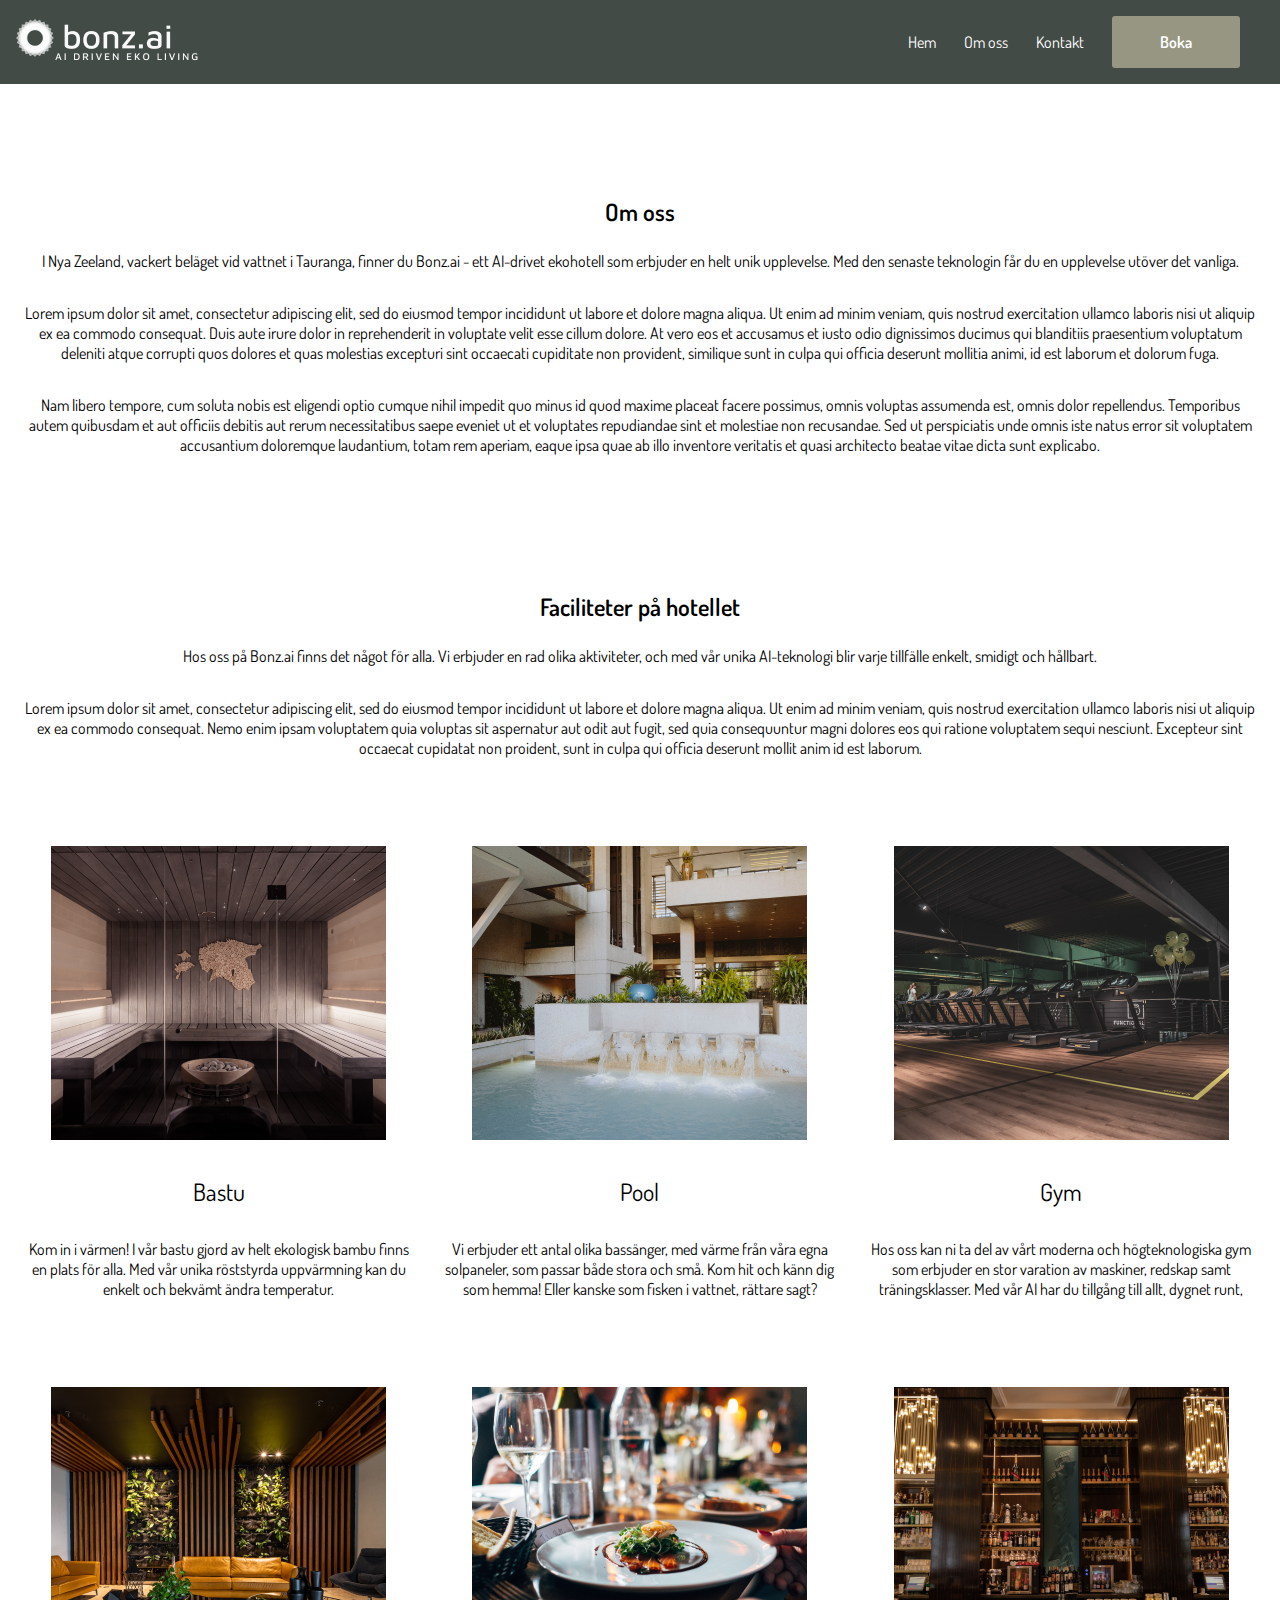
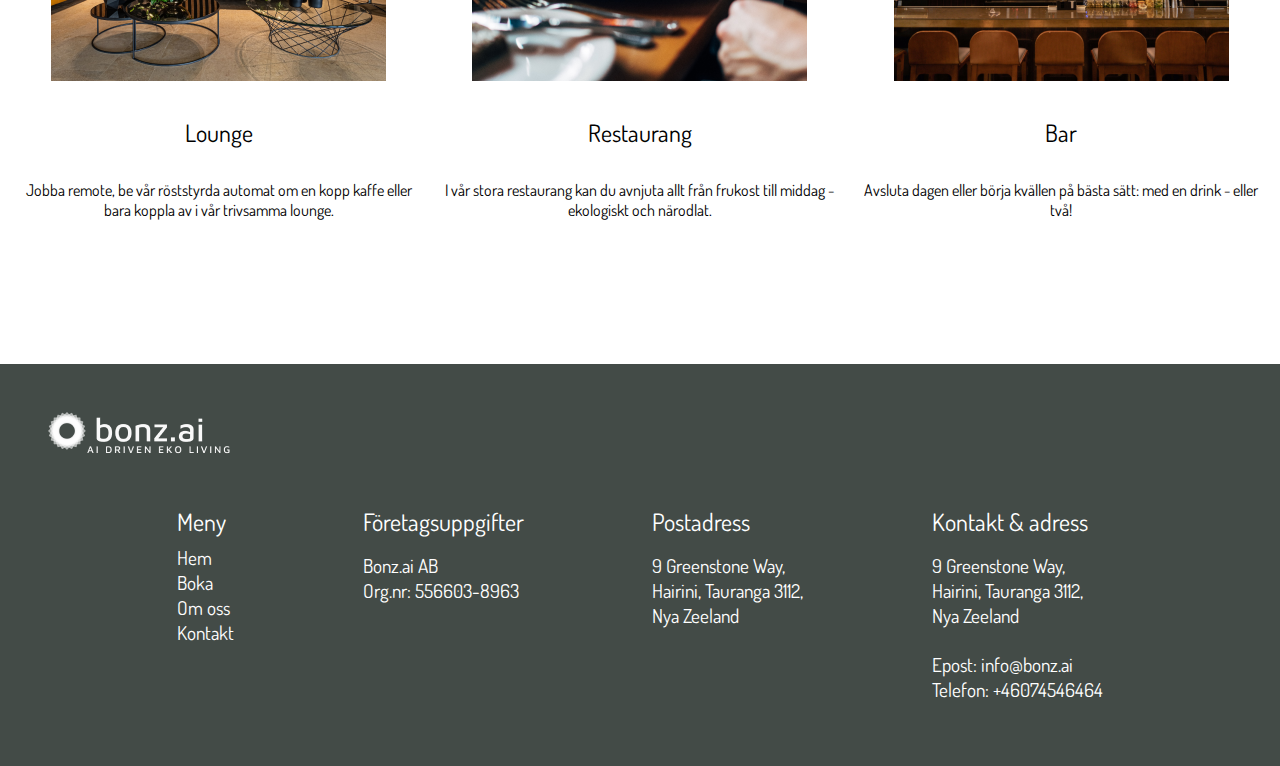
<file: about.html>
<!DOCTYPE html>
<html lang="en">
<head>
    <meta charset="UTF-8">
    <meta http-equiv="X-UA-Compatible" content="IE=edge">
    <meta name="viewport" content="width=device-width, initial-scale=1.0">
    <link rel="stylesheet" href="style.css" type="text/css">
    <title>About</title>
</head>
<body>
    <header class="header">
        <img src="images/logos/mobile-logo.png" alt="Bonz.ai logo">
        <nav class="header__nav">
            <label class="header__nav-icon" for="hamburger">&#9776;</label>
            <input type="checkbox" id="hamburger">
            <nav class="header__nav-items">
                <a href="index.html">Hem</a>
                <a href="booking-page.html">Boka</a>
                <a href="about.html">Om oss</a>
                <a href="">Kontakt</a>
            </nav>
        </nav>
        <nav class="header__nav--desktop">
            <a href="index.html">Hem</a>
            <a href="about.html">Om oss</a>
            <a href="">Kontakt</a>
            <a href="booking-page.html"><Button>Boka</Button></a>
        </nav>
    </header>
    <main>
        <article class="about-container">
            <h3>Om oss</h3>
            <p>I Nya Zeeland, vackert beläget vid vattnet i Tauranga, finner du Bonz.ai - ett AI-drivet ekohotell som erbjuder en helt unik upplevelse. Med den senaste teknologin får du en upplevelse utöver det vanliga.</p>
            <p>Lorem ipsum dolor sit amet, consectetur adipiscing elit, sed do eiusmod tempor incididunt ut labore et dolore magna aliqua. Ut enim ad minim veniam, quis nostrud exercitation ullamco laboris nisi ut aliquip ex ea commodo consequat.  Duis aute irure dolor in reprehenderit in voluptate velit esse cillum dolore. At vero eos et accusamus et iusto odio dignissimos ducimus qui blanditiis praesentium voluptatum deleniti atque corrupti quos dolores et quas molestias excepturi sint occaecati cupiditate non provident, similique sunt in culpa qui officia deserunt mollitia animi, id est laborum et dolorum fuga.</p>
            <p>Nam libero tempore, cum soluta nobis est eligendi optio cumque nihil impedit quo minus id quod maxime placeat facere possimus, omnis voluptas assumenda est, omnis dolor repellendus. Temporibus autem quibusdam et aut officiis debitis aut rerum necessitatibus saepe eveniet ut et voluptates repudiandae sint et molestiae non recusandae.  Sed ut perspiciatis unde omnis iste natus error sit voluptatem accusantium doloremque laudantium, totam rem aperiam, eaque ipsa quae ab illo inventore veritatis et quasi architecto beatae vitae dicta sunt explicabo.</p>
        </article>
        <article class="facilities-container">
            <section>
                <h3>Faciliteter på hotellet</h3>
                <p>Hos oss på Bonz.ai finns det något för alla. Vi erbjuder en rad olika aktiviteter, och med vår unika AI-teknologi blir varje tillfälle enkelt, smidigt och hållbart.</p>
                <p>Lorem ipsum dolor sit amet, consectetur adipiscing elit, sed do eiusmod tempor incididunt ut labore et dolore magna aliqua. Ut enim ad minim veniam, quis nostrud exercitation ullamco laboris nisi ut aliquip ex ea commodo consequat.   Nemo enim ipsam voluptatem quia voluptas sit aspernatur aut odit aut fugit, sed quia consequuntur magni dolores eos qui ratione voluptatem sequi nesciunt. Excepteur sint occaecat cupidatat non proident, sunt in culpa qui officia deserunt mollit anim id est laborum.</p>
            </section>
            <section>
                <img src="images/about/bastu.png" alt="Picture of a sauna">
                <h4>Bastu</h4>
                <p>Kom in i värmen! I vår bastu gjord av helt ekologisk bambu finns en plats för alla. Med vår unika röststyrda uppvärmning kan du enkelt och bekvämt ändra temperatur.</p>
            </section>
            <section>
                <img src="images/about/pool.png" alt="Picture of a pool">
                <h4>Pool</h4>
                <p>Vi erbjuder ett antal olika bassänger, med värme från våra egna solpaneler, som passar både stora och små. Kom hit och känn dig som hemma! Eller kanske som fisken i vattnet, rättare sagt?</p>
            </section>
            <section>
                <img src="images/about/gym.png" alt="Picture of treadmills in a gym">
                <h4>Gym</h4>
                <p>Hos oss kan ni ta del av vårt moderna och högteknologiska gym som erbjuder en stor varation av maskiner, redskap samt träningsklasser. Med vår AI har du tillgång till allt, dygnet runt,</p>
            </section>
            <section>
                <img src="images/about/lounge.png" alt="Picture of a lounge with a yellow sofa">
                <h4>Lounge</h4>
                <p>Jobba remote, be vår röststyrda automat om en kopp kaffe eller bara koppla av i vår trivsamma lounge.</p>
            </section>
            <section>
                <img src="images/about/restaurang.png" alt="Picture of a plate with food">
                <h4>Restaurang</h4>
                <p>I vår stora restaurang kan du avnjuta allt från frukost till middag - ekologiskt och närodlat.</p>
            </section>
            <section>
                <img src="images/about/bar.png" alt="Picture of a bar">
                <h4>Bar</h4>
                <p>Avsluta dagen eller börja kvällen på bästa sätt: med en drink - eller två!</p>
            </section>
        </article>
    </main>
    <footer class="footer">
        <img src="images/logos/mobile-logo.png" alt="Bonz.ai logo">
        <section class="footer__wrapper">
            <section class="footer__container">
                <h4>Meny</h4>
                <a href="index.html">Hem</a>
                <a href="booking-page.html">Boka</a>
                <a href="about.html">Om oss</a>
                <a href="">Kontakt</a>
            </section>
            <section class="footer__container">
                <h4>Företagsuppgifter</h4>
                <p>Bonz.ai AB <br>
                    Org.nr: 556603-8963</p>
            </section>
            <section class="footer__container">
                <h4>Postadress</h4>
                <p>9 Greenstone Way,<br>
                    Hairini, Tauranga 3112,<br>
                    Nya Zeeland</p>
            </section>
            <section class="footer__container">
                <h4>Kontakt & adress</h4>
                <p>9 Greenstone Way,<br>
                    Hairini, Tauranga 3112,<br>
                    Nya Zeeland
                </p>
                <p>Epost: info@bonz.ai <br>
                    Telefon: +46074546464</p>
            </section>
        </section>
    </footer>
</body>
</html>
</file>
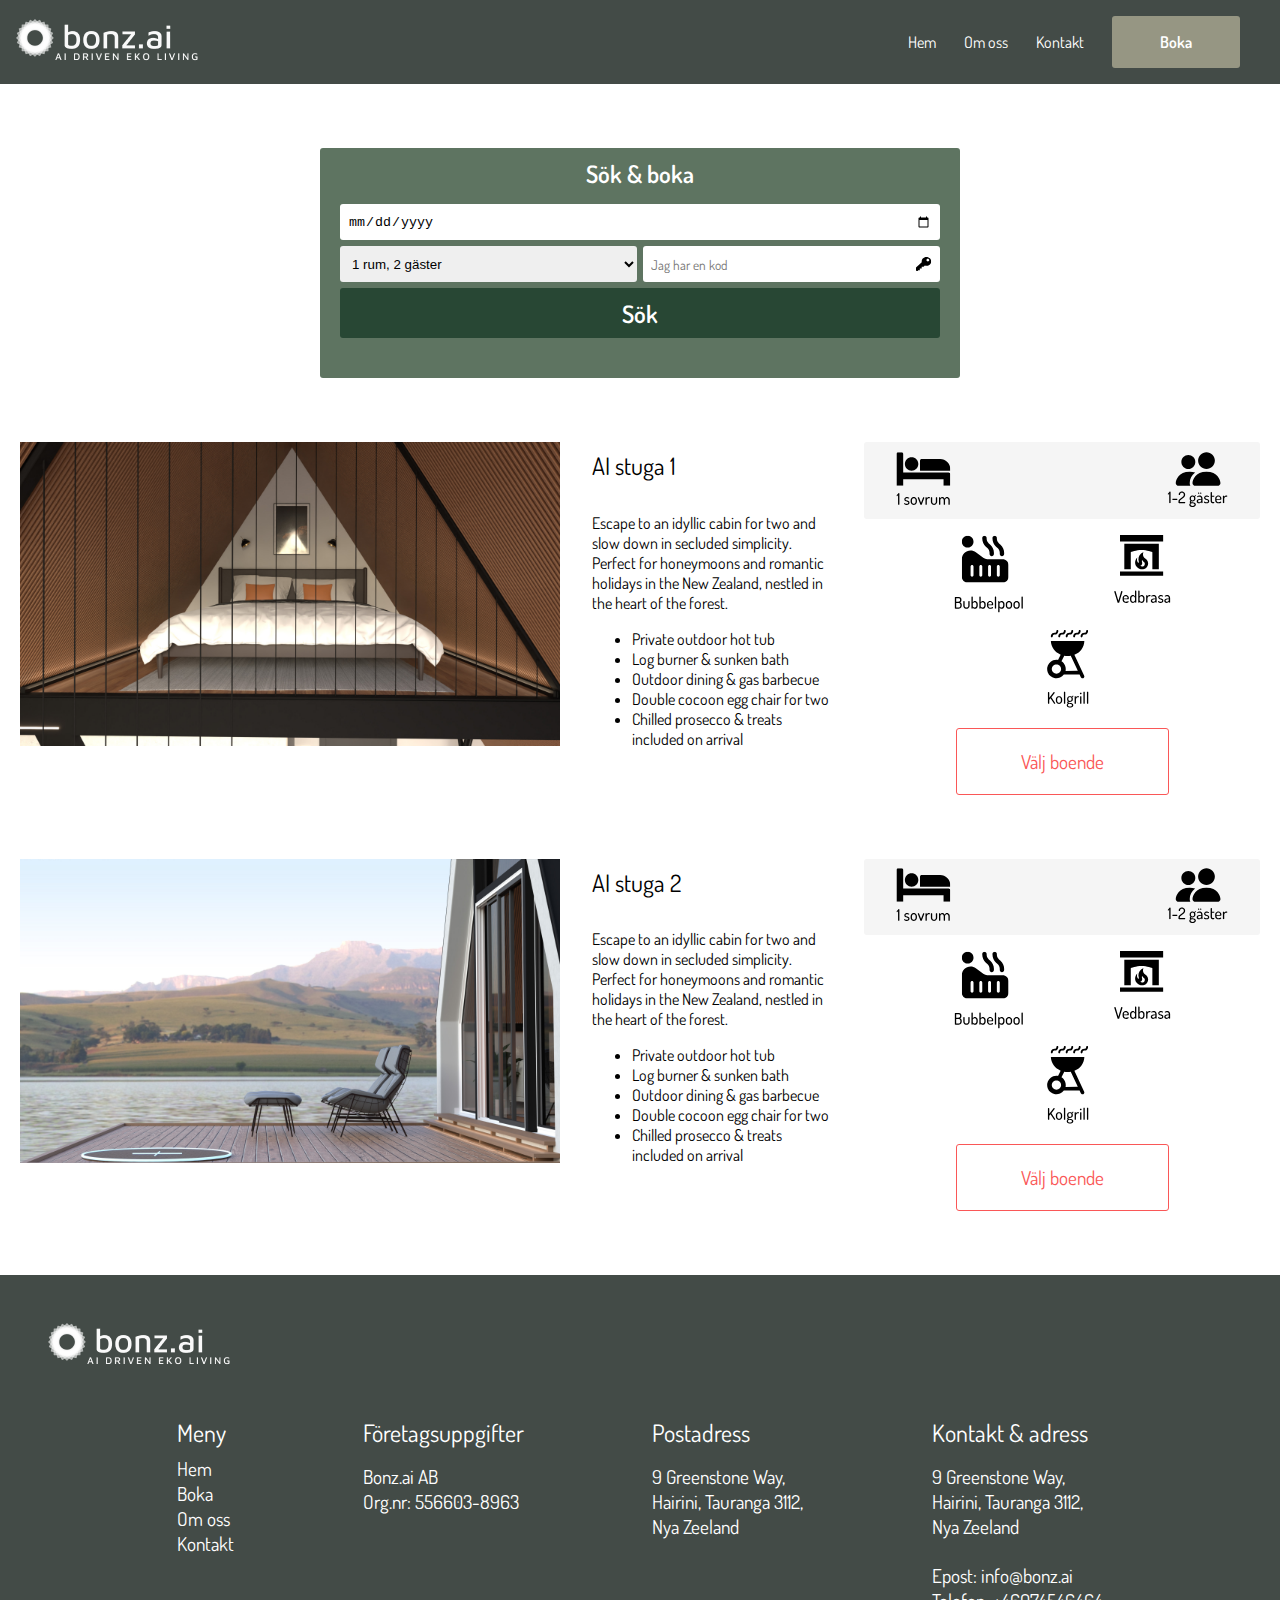
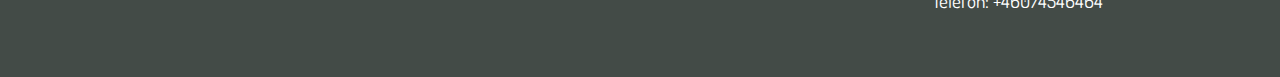
<file: booking-page.html>
<!DOCTYPE html>
<html lang="en">
<head>
    <meta charset="UTF-8">
    <meta http-equiv="X-UA-Compatible" content="IE=edge">
    <meta name="viewport" content="width=device-width, initial-scale=1.0">
    <link rel="stylesheet" href="style.css" type="text/css">
    <title>Booking</title>
</head>
<body>
    <header class="header">
        <img src="images/logos/mobile-logo.png" alt="Bonz.ai logo">
        <nav class="header__nav">
            <label class="header__nav-icon" for="hamburger">&#9776;</label>
            <input type="checkbox" id="hamburger">
            <nav class="header__nav-items">
                <a href="index.html">Hem</a>
                <a href="booking-page.html">Boka</a>
                <a href="about.html">Om oss</a>
                <a href="">Kontakt</a>
            </nav>
        </nav>
        <nav class="header__nav--desktop">
            <a href="index.html">Hem</a>
            <a href="about.html">Om oss</a>
            <a href="">Kontakt</a>
            <a href="booking-page.html"><Button>Boka</Button></a>
        </nav>
    </header>
    <main>
        <form class="date-room-picker--booking">
            <h4>Sök & boka</h4>
            <input type="date" name="" id="">
            <select id="">
                <option value="" selected>1 rum, 2 gäster</option>
                <option value="">1 rum, 3 gäster</option>
                <option value="">1 rum, 4 gäster</option>
                <option value="">1 rum, 5 gäster</option>
            </select>
            <input type="text" placeholder="Jag har en kod" data-icon="key-icon">
        </input>
            <button class="button--search">Sök</button>
        </form>
        <section class="cottage">
        <article class="cottage-card">
            <img src="images/home/04-day.jpg" alt="Picture of a cozy bed">
            <section class="cottage-card__text">
                <h4>AI stuga 1</h4>
                <p>Escape to an idyllic cabin for two and slow down in secluded simplicity. Perfect for honeymoons and romantic
                    holidays in the New Zealand, nestled in the heart of the forest.</p>
                <ul>
                    <li>Private outdoor hot tub</li>
                    <li>Log burner & sunken bath</li>
                    <li>Outdoor dining & gas barbecue</li>
                    <li>Double cocoon egg chair for two</li>
                    <li>Chilled prosecco & treats included on arrival</li>
                </ul>
            </section>
            <section class="cottage-card__icons">
                <section class="cottage-card__icons--first-group">
                    <!-- bed icon -->
                    <svg xmlns="http://www.w3.org/2000/svg" width="56" height="57" viewBox="0 0 56 57" fill="none">
                        <g clip-path="url(#clip0_251_1437)">
                            <path
                                d="M7.19529 20.4198H52.5916C53.047 20.4198 53.441 20.5862 53.7738 20.9189C54.1066 21.2517 54.2729 21.6458 54.2729 22.1011V33.8705H47.5476V27.1452H7.19529V33.8705H0.46991V1.925C0.46991 1.46963 0.636293 1.07557 0.969059 0.742802C1.30183 0.410035 1.69589 0.243652 2.15125 0.243652H5.51394C5.96931 0.243652 6.36337 0.410035 6.69614 0.742802C7.02891 1.07557 7.19529 1.46963 7.19529 1.925V20.4198ZM22.3274 12.0131C22.3274 10.1566 21.6706 8.57156 20.3571 7.25801C19.0435 5.94446 17.4585 5.28769 15.602 5.28769C13.7455 5.28769 12.1605 5.94446 10.847 7.25801C9.53341 8.57156 8.87663 10.1566 8.87663 12.0131C8.87663 13.8695 9.53341 15.4546 10.847 16.7681C12.1605 18.0817 13.7455 18.7384 15.602 18.7384C17.4585 18.7384 19.0435 18.0817 20.3571 16.7681C21.6706 15.4546 22.3274 13.8695 22.3274 12.0131ZM54.2729 18.7384V17.0571C54.2729 14.2724 53.2878 11.8948 51.3175 9.92452C49.3471 7.95419 46.9696 6.96903 44.1849 6.96903H25.6901C25.2347 6.96903 24.8407 7.13541 24.5079 7.46818C24.1751 7.80095 24.0087 8.19501 24.0087 8.65038V18.7384H54.2729Z"
                                fill="black" />
                        </g>
                        <path
                            d="M2.72591 52.7893C2.55524 52.7893 2.40058 52.752 2.26191 52.6773C2.12324 52.592 2.05391 52.4693 2.05391 52.3093V43.0933L1.46191 43.9733C1.40858 44.0373 1.34991 44.0853 1.28591 44.1173C1.23258 44.1386 1.17924 44.1493 1.12591 44.1493C0.987243 44.1493 0.86991 44.0906 0.77391 43.9733C0.688576 43.856 0.64591 43.728 0.64591 43.5893C0.64591 43.4933 0.672576 43.392 0.72591 43.2853C0.78991 43.168 0.85391 43.0826 0.91791 43.0293L2.40591 41.2853C2.44858 41.2213 2.50191 41.1733 2.56591 41.1413C2.62991 41.0986 2.70991 41.0773 2.80591 41.0773C2.95524 41.0773 3.08858 41.12 3.20591 41.2053C3.33391 41.28 3.39791 41.3973 3.39791 41.5573V52.3093C3.39791 52.4693 3.32858 52.592 3.18991 52.6773C3.05124 52.752 2.89658 52.7893 2.72591 52.7893ZM10.7774 52.9173C10.2654 52.9173 9.81208 52.8533 9.41741 52.7253C9.02274 52.5866 8.71341 52.4266 8.48941 52.2453C8.26541 52.064 8.15341 51.8826 8.15341 51.7013C8.15341 51.616 8.17474 51.5306 8.21741 51.4453C8.26008 51.3493 8.31341 51.2693 8.37741 51.2053C8.45208 51.1306 8.53208 51.0933 8.61741 51.0933C8.74541 51.0933 8.88408 51.1573 9.03341 51.2853C9.18274 51.4026 9.38541 51.5253 9.64141 51.6533C9.89741 51.7813 10.2654 51.8453 10.7454 51.8453C11.3107 51.8453 11.7054 51.744 11.9294 51.5413C12.1534 51.328 12.2654 51.0933 12.2654 50.8373C12.2654 50.5066 12.1694 50.256 11.9774 50.0853C11.7854 49.904 11.5401 49.7653 11.2414 49.6693C10.9427 49.5626 10.6281 49.4613 10.2974 49.3653C9.96674 49.2693 9.65208 49.152 9.35341 49.0133C9.05474 48.864 8.80941 48.6613 8.61741 48.4053C8.43608 48.1386 8.34541 47.7866 8.34541 47.3493C8.34541 46.9973 8.43074 46.6506 8.60141 46.3093C8.77208 45.968 9.04941 45.6853 9.43341 45.4613C9.81741 45.2266 10.3294 45.1093 10.9694 45.1093C11.3427 45.1093 11.7001 45.152 12.0414 45.2373C12.3934 45.312 12.6761 45.4186 12.8894 45.5573C13.1134 45.6853 13.2254 45.824 13.2254 45.9733C13.2254 46.0373 13.2041 46.1226 13.1614 46.2293C13.1187 46.336 13.0601 46.432 12.9854 46.5173C12.9107 46.6026 12.8147 46.6453 12.6974 46.6453C12.6121 46.6453 12.4894 46.608 12.3294 46.5333C12.1801 46.448 11.9934 46.368 11.7694 46.2933C11.5561 46.2186 11.2947 46.1813 10.9854 46.1813C10.6334 46.1813 10.3507 46.2453 10.1374 46.3733C9.92408 46.4906 9.76941 46.6346 9.67341 46.8053C9.57741 46.9653 9.52941 47.1306 9.52941 47.3013C9.52941 47.568 9.62008 47.776 9.80141 47.9253C9.99341 48.0746 10.2387 48.1973 10.5374 48.2933C10.8467 48.3786 11.1667 48.4693 11.4974 48.5653C11.8281 48.6506 12.1427 48.7786 12.4414 48.9493C12.7401 49.1093 12.9854 49.3333 13.1774 49.6213C13.3694 49.9093 13.4654 50.2933 13.4654 50.7733C13.4654 51.424 13.2307 51.9466 12.7614 52.3413C12.2921 52.7253 11.6307 52.9173 10.7774 52.9173ZM17.7779 52.9173C17.2126 52.9173 16.6899 52.7733 16.2099 52.4853C15.7299 52.1866 15.3459 51.8026 15.0579 51.3333C14.7699 50.864 14.6259 50.3573 14.6259 49.8133V48.1813C14.6259 47.6373 14.7646 47.136 15.0419 46.6773C15.3299 46.208 15.7139 45.8293 16.1939 45.5413C16.6739 45.2533 17.2019 45.1093 17.7779 45.1093C18.3432 45.1093 18.8659 45.2533 19.3459 45.5413C19.8259 45.8186 20.2099 46.1866 20.4979 46.6453C20.7966 47.104 20.9459 47.616 20.9459 48.1813V49.8133C20.9459 50.3466 20.7966 50.8533 20.4979 51.3333C20.2099 51.8026 19.8259 52.1866 19.3459 52.4853C18.8659 52.7733 18.3432 52.9173 17.7779 52.9173ZM17.7779 51.7173C18.1192 51.7173 18.4232 51.6266 18.6899 51.4453C18.9672 51.264 19.1912 51.0293 19.3619 50.7413C19.5326 50.4426 19.6179 50.1333 19.6179 49.8133V48.1813C19.6179 47.872 19.5326 47.5733 19.3619 47.2853C19.2019 46.9973 18.9832 46.7626 18.7059 46.5813C18.4286 46.4 18.1192 46.3093 17.7779 46.3093C17.4366 46.3093 17.1272 46.4 16.8499 46.5813C16.5726 46.7626 16.3539 46.9973 16.1939 47.2853C16.0339 47.5733 15.9539 47.872 15.9539 48.1813V49.8133C15.9539 50.1333 16.0339 50.4426 16.1939 50.7413C16.3539 51.0293 16.5726 51.264 16.8499 51.4453C17.1272 51.6266 17.4366 51.7173 17.7779 51.7173ZM25.0517 52.9333C24.913 52.9333 24.785 52.9066 24.6677 52.8533C24.561 52.8106 24.4863 52.7413 24.4437 52.6453L21.8197 46.0053C21.809 45.984 21.793 45.9466 21.7717 45.8933C21.761 45.84 21.7557 45.792 21.7557 45.7493C21.7557 45.6426 21.7983 45.5466 21.8837 45.4613C21.9797 45.3653 22.0917 45.296 22.2197 45.2533C22.3583 45.2 22.4863 45.1733 22.6037 45.1733C22.689 45.1733 22.7743 45.1946 22.8597 45.2373C22.945 45.28 23.0037 45.344 23.0357 45.4293L25.0517 50.8693L27.0677 45.4933C27.0997 45.3973 27.1477 45.3226 27.2117 45.2693C27.2863 45.2053 27.3823 45.1733 27.4997 45.1733C27.6063 45.1733 27.7237 45.2 27.8517 45.2533C27.9797 45.296 28.097 45.3653 28.2037 45.4613C28.3103 45.5466 28.3637 45.6426 28.3637 45.7493C28.3637 45.8026 28.353 45.8506 28.3317 45.8933C28.321 45.936 28.3103 45.9733 28.2997 46.0053L25.6757 52.6453C25.633 52.7306 25.553 52.8 25.4357 52.8533C25.3183 52.9066 25.1903 52.9333 25.0517 52.9333ZM30.1164 52.7893C29.9351 52.7893 29.7804 52.7413 29.6524 52.6453C29.5351 52.5386 29.4764 52.4266 29.4764 52.3093V45.6693C29.4764 45.5306 29.5351 45.4186 29.6524 45.3333C29.7804 45.248 29.9351 45.2053 30.1164 45.2053C30.2977 45.2053 30.4471 45.248 30.5644 45.3333C30.6817 45.4186 30.7404 45.5306 30.7404 45.6693V46.4213C30.8577 46.1973 31.0177 45.9893 31.2204 45.7973C31.4231 45.5946 31.6577 45.4293 31.9244 45.3013C32.2017 45.1733 32.5057 45.1093 32.8364 45.1093H33.3804C33.5191 45.1093 33.6364 45.168 33.7324 45.2853C33.8391 45.4026 33.8924 45.5466 33.8924 45.7173C33.8924 45.8773 33.8391 46.016 33.7324 46.1333C33.6364 46.2506 33.5191 46.3093 33.3804 46.3093H32.8364C32.4951 46.3093 32.1697 46.4053 31.8604 46.5973C31.5511 46.7893 31.2951 47.0613 31.0924 47.4133C30.9004 47.7546 30.8044 48.1706 30.8044 48.6613V52.3093C30.8044 52.4266 30.7351 52.5386 30.5964 52.6453C30.4684 52.7413 30.3084 52.7893 30.1164 52.7893ZM38.0492 52.9173C37.4625 52.9173 36.9292 52.7733 36.4492 52.4853C35.9692 52.1973 35.5852 51.8186 35.2972 51.3493C35.0092 50.88 34.8652 50.3786 34.8652 49.8453V45.6853C34.8652 45.568 34.9292 45.4613 35.0572 45.3653C35.1958 45.2586 35.3558 45.2053 35.5372 45.2053C35.7185 45.2053 35.8732 45.2586 36.0012 45.3653C36.1292 45.4613 36.1932 45.568 36.1932 45.6853V49.8453C36.1932 50.1546 36.2732 50.4533 36.4332 50.7413C36.6038 51.0293 36.8278 51.264 37.1052 51.4453C37.3825 51.6266 37.6918 51.7173 38.0332 51.7173C38.3745 51.7173 38.6838 51.6266 38.9612 51.4453C39.2385 51.264 39.4572 51.0293 39.6172 50.7413C39.7772 50.4533 39.8572 50.1546 39.8572 49.8453V45.6693C39.8572 45.5413 39.9265 45.4346 40.0652 45.3493C40.2038 45.2533 40.3585 45.2053 40.5292 45.2053C40.7318 45.2053 40.8918 45.2533 41.0092 45.3493C41.1265 45.4346 41.1852 45.5413 41.1852 45.6693V49.8453C41.1852 50.3893 41.0412 50.896 40.7532 51.3653C40.4758 51.824 40.0972 52.1973 39.6172 52.4853C39.1372 52.7733 38.6145 52.9173 38.0492 52.9173ZM43.6637 52.7893C43.4717 52.7893 43.3117 52.7413 43.1837 52.6453C43.0663 52.5386 43.0077 52.4266 43.0077 52.3093V45.6693C43.0077 45.5306 43.0663 45.4186 43.1837 45.3333C43.3117 45.248 43.4717 45.2053 43.6637 45.2053C43.8343 45.2053 43.9783 45.248 44.0957 45.3333C44.213 45.4186 44.2717 45.5306 44.2717 45.6693V46.3253C44.453 46.016 44.7197 45.7386 45.0717 45.4933C45.4237 45.2373 45.8663 45.1093 46.3997 45.1093C46.9117 45.1093 47.3597 45.2586 47.7437 45.5573C48.1277 45.856 48.4103 46.24 48.5917 46.7093C48.869 46.1653 49.2263 45.7653 49.6637 45.5093C50.101 45.2426 50.549 45.1093 51.0077 45.1093C51.477 45.1093 51.9197 45.232 52.3357 45.4773C52.7623 45.712 53.1037 46.0586 53.3597 46.5173C53.6263 46.976 53.7597 47.5306 53.7597 48.1813V52.3093C53.7597 52.4266 53.6903 52.5386 53.5517 52.6453C53.4237 52.7413 53.269 52.7893 53.0877 52.7893C52.9063 52.7893 52.7517 52.7413 52.6237 52.6453C52.4957 52.5386 52.4317 52.4266 52.4317 52.3093V48.1813C52.4317 47.776 52.3463 47.4346 52.1757 47.1573C52.0157 46.88 51.8023 46.672 51.5357 46.5333C51.2797 46.384 51.0183 46.3093 50.7517 46.3093C50.4637 46.3093 50.1917 46.384 49.9357 46.5333C49.6797 46.6826 49.4663 46.8906 49.2957 47.1573C49.125 47.424 49.0397 47.7493 49.0397 48.1333V52.3253C49.0397 52.4853 48.9703 52.6026 48.8317 52.6773C48.693 52.752 48.5383 52.7893 48.3677 52.7893C48.2183 52.7893 48.069 52.752 47.9197 52.6773C47.781 52.6026 47.7117 52.4853 47.7117 52.3253V48.1493C47.7117 47.7866 47.6317 47.4666 47.4717 47.1893C47.3223 46.912 47.1197 46.6986 46.8637 46.5493C46.6183 46.3893 46.3463 46.3093 46.0477 46.3093C45.7597 46.3093 45.4823 46.384 45.2157 46.5333C44.9597 46.6826 44.7463 46.896 44.5757 47.1733C44.4157 47.44 44.3357 47.776 44.3357 48.1813V52.3093C44.3357 52.4266 44.2663 52.5386 44.1277 52.6453C43.9997 52.7413 43.845 52.7893 43.6637 52.7893Z"
                            fill="black" />
                        <defs>
                            <clipPath id="clip0_251_1437">
                                <rect width="53.803" height="33.6269" fill="white" transform="translate(0.46991 0.243652)" />
                            </clipPath>
                        </defs>
                    </svg>
                    <!-- people icon -->
                    <svg xmlns="http://www.w3.org/2000/svg" width="61" height="56" viewBox="0 0 61 56" fill="none">
                        <path
                            d="M28.3148 33.7134C28.3148 33.7134 25.5231 33.7134 25.5231 30.9217C25.5231 28.13 28.3148 19.755 39.4815 19.755C50.6481 19.755 53.4398 28.13 53.4398 30.9217C53.4398 33.7134 50.6481 33.7134 50.6481 33.7134H28.3148ZM39.4815 16.9634C41.7027 16.9634 43.8329 16.081 45.4035 14.5104C46.9741 12.9398 47.8565 10.8096 47.8565 8.58838C47.8565 6.36719 46.9741 4.23698 45.4035 2.66636C43.8329 1.09574 41.7027 0.213379 39.4815 0.213379C37.2603 0.213379 35.1301 1.09574 33.5594 2.66636C31.9888 4.23698 31.1065 6.36719 31.1065 8.58838C31.1065 10.8096 31.9888 12.9398 33.5594 14.5104C35.1301 16.081 37.2603 16.9634 39.4815 16.9634V16.9634Z"
                            fill="black" />
                        <path fill-rule="evenodd" clip-rule="evenodd"
                            d="M23.3343 33.7132C22.9205 32.8417 22.7141 31.8862 22.7313 30.9215C22.7313 27.1388 24.6297 23.2444 28.136 20.5365C26.3859 19.9973 24.5625 19.7336 22.7313 19.7549C11.5647 19.7549 8.77301 28.1299 8.77301 30.9215C8.77301 33.7132 11.5647 33.7132 11.5647 33.7132H23.3343Z"
                            fill="black" />
                        <path
                            d="M21.3356 16.9635C23.1865 16.9635 24.9617 16.2282 26.2706 14.9193C27.5794 13.6105 28.3147 11.8353 28.3147 9.98429C28.3147 8.1333 27.5794 6.35813 26.2706 5.04928C24.9617 3.74043 23.1865 3.00513 21.3356 3.00513C19.4846 3.00513 17.7094 3.74043 16.4005 5.04928C15.0917 6.35813 14.3564 8.1333 14.3564 9.98429C14.3564 11.8353 15.0917 13.6105 16.4005 14.9193C17.7094 16.2282 19.4846 16.9635 21.3356 16.9635V16.9635Z"
                            fill="black" />
                        <path
                            d="M2.90761 51.2363C2.73694 51.2363 2.58228 51.199 2.44361 51.1243C2.30494 51.039 2.23561 50.9163 2.23561 50.7563V41.5403L1.64361 42.4203C1.59028 42.4843 1.53161 42.5323 1.46761 42.5643C1.41428 42.5857 1.36094 42.5963 1.30761 42.5963C1.16894 42.5963 1.05161 42.5377 0.955611 42.4203C0.870278 42.303 0.827611 42.175 0.827611 42.0363C0.827611 41.9403 0.854278 41.839 0.907611 41.7323C0.971611 41.615 1.03561 41.5297 1.09961 41.4763L2.58761 39.7323C2.63028 39.6683 2.68361 39.6203 2.74761 39.5883C2.81161 39.5457 2.89161 39.5243 2.98761 39.5243C3.13694 39.5243 3.27028 39.567 3.38761 39.6523C3.51561 39.727 3.57961 39.8443 3.57961 40.0043V50.7563C3.57961 50.9163 3.51028 51.039 3.37161 51.1243C3.23294 51.199 3.07828 51.2363 2.90761 51.2363ZM5.77199 47.9563C5.64399 47.9563 5.53199 47.903 5.43599 47.7963C5.35065 47.6897 5.30799 47.5563 5.30799 47.3963C5.30799 47.2257 5.35065 47.087 5.43599 46.9803C5.53199 46.8737 5.64399 46.8203 5.77199 46.8203H9.93199C10.06 46.8203 10.172 46.8737 10.268 46.9803C10.364 47.087 10.412 47.2257 10.412 47.3963C10.412 47.5563 10.364 47.6897 10.268 47.7963C10.172 47.903 10.06 47.9563 9.93199 47.9563H5.77199ZM12.0841 51.2363C11.9561 51.2363 11.8228 51.1937 11.6841 51.1083C11.5454 51.023 11.4761 50.9057 11.4761 50.7563V49.2043C11.4761 48.767 11.6041 48.367 11.8601 48.0043C12.1161 47.631 12.4468 47.279 12.8521 46.9483C13.2574 46.607 13.6841 46.2817 14.1321 45.9723C14.5908 45.6523 15.0228 45.327 15.4281 44.9963C15.8334 44.655 16.1641 44.2977 16.4201 43.9243C16.6761 43.551 16.8041 43.1457 16.8041 42.7083C16.8041 42.399 16.7348 42.1003 16.5961 41.8123C16.4574 41.5137 16.2441 41.2683 15.9561 41.0763C15.6681 40.8843 15.2948 40.7883 14.8361 40.7883C14.3348 40.7883 13.9081 40.9323 13.5561 41.2203C13.2148 41.5083 13.0441 41.9457 13.0441 42.5323C13.0441 42.671 12.9801 42.7937 12.8521 42.9003C12.7348 43.007 12.5641 43.0603 12.3401 43.0603C12.1481 43.0603 11.9988 43.007 11.8921 42.9003C11.7854 42.783 11.7321 42.575 11.7321 42.2763C11.7321 41.7323 11.8708 41.2577 12.1481 40.8523C12.4361 40.4363 12.8148 40.1163 13.2841 39.8923C13.7641 39.6577 14.2868 39.5403 14.8521 39.5403C15.4708 39.5403 16.0254 39.6737 16.5161 39.9403C17.0174 40.207 17.4121 40.575 17.7001 41.0443C17.9988 41.5137 18.1481 42.0523 18.1481 42.6603C18.1481 43.2257 18.0201 43.7377 17.7641 44.1963C17.5081 44.655 17.1774 45.071 16.7721 45.4443C16.3774 45.8177 15.9508 46.1643 15.4921 46.4843C15.0441 46.7937 14.6174 47.0923 14.2121 47.3803C13.8174 47.6683 13.4921 47.9617 13.2361 48.2603C12.9801 48.559 12.8521 48.8737 12.8521 49.2043V50.0203H17.7801C17.9081 50.0203 18.0148 50.079 18.1001 50.1963C18.1961 50.3137 18.2441 50.4577 18.2441 50.6283C18.2441 50.7883 18.1961 50.9323 18.1001 51.0603C18.0148 51.1777 17.9081 51.2363 17.7801 51.2363H12.0841ZM25.6136 54.9003C24.9843 54.9003 24.4189 54.8097 23.9176 54.6283C23.4163 54.4577 23.0163 54.207 22.7176 53.8763C22.4296 53.5563 22.2856 53.1777 22.2856 52.7403C22.2856 52.2923 22.4136 51.9243 22.6696 51.6363C22.9363 51.359 23.2403 51.1457 23.5816 50.9963C23.3469 50.911 23.1496 50.7883 22.9896 50.6283C22.8403 50.4577 22.7656 50.223 22.7656 49.9243C22.7656 49.6257 22.8403 49.391 22.9896 49.2203C23.1389 49.039 23.3309 48.879 23.5656 48.7403C23.2776 48.5057 23.0536 48.2177 22.8936 47.8763C22.7336 47.5243 22.6536 47.1403 22.6536 46.7243V46.1963C22.6536 45.6737 22.7709 45.215 23.0056 44.8203C23.2403 44.4257 23.5709 44.1163 23.9976 43.8923C24.4349 43.6683 24.9416 43.5563 25.5176 43.5563C25.8909 43.5563 26.2323 43.615 26.5416 43.7323C26.8616 43.839 27.1389 43.9883 27.3736 44.1803C27.5443 43.8283 27.7203 43.567 27.9016 43.3963C28.0936 43.2257 28.2803 43.1403 28.4616 43.1403C28.6536 43.1403 28.7976 43.1937 28.8936 43.3003C28.9896 43.407 29.0376 43.519 29.0376 43.6363C29.0376 43.7217 29.0109 43.7963 28.9576 43.8603C28.9043 43.9243 28.8403 43.9723 28.7656 44.0043C28.6483 44.0363 28.5096 44.1003 28.3496 44.1963C28.2003 44.2923 28.0563 44.4523 27.9176 44.6763C28.0776 44.879 28.1949 45.1137 28.2696 45.3803C28.3549 45.6363 28.3976 45.9083 28.3976 46.1963V46.7243C28.3976 47.2257 28.2749 47.679 28.0296 48.0843C27.7843 48.4897 27.4429 48.8097 27.0056 49.0443C26.5683 49.2683 26.0669 49.3803 25.5016 49.3803C25.0643 49.3803 24.6749 49.3003 24.3336 49.1403C24.2269 49.2043 24.1309 49.279 24.0456 49.3643C23.9603 49.439 23.9176 49.5457 23.9176 49.6843C23.9176 49.9083 24.0349 50.0683 24.2696 50.1643C24.5149 50.2603 24.8243 50.3297 25.1976 50.3723C25.5709 50.415 25.9656 50.463 26.3816 50.5163C26.7976 50.5697 27.1923 50.6657 27.5656 50.8043C27.9389 50.9323 28.2429 51.135 28.4776 51.4123C28.7229 51.6897 28.8456 52.0737 28.8456 52.5643C28.8456 53.087 28.7016 53.519 28.4136 53.8603C28.1256 54.2123 27.7363 54.4737 27.2456 54.6443C26.7656 54.815 26.2216 54.9003 25.6136 54.9003ZM25.5816 53.9723C26.1896 53.9723 26.6696 53.8443 27.0216 53.5883C27.3736 53.343 27.5496 53.0123 27.5496 52.5963C27.5496 52.2977 27.4589 52.063 27.2776 51.8923C27.0963 51.7323 26.8616 51.6097 26.5736 51.5243C26.2856 51.4497 25.9816 51.3963 25.6616 51.3643C25.3523 51.343 25.0696 51.3163 24.8136 51.2843C24.4723 51.391 24.1736 51.551 23.9176 51.7643C23.6723 51.9777 23.5496 52.255 23.5496 52.5963C23.5496 53.0123 23.7363 53.343 24.1096 53.5883C24.4829 53.8443 24.9736 53.9723 25.5816 53.9723ZM25.5336 48.4683C26.0243 48.4683 26.4083 48.303 26.6856 47.9723C26.9629 47.6417 27.1016 47.2257 27.1016 46.7243V46.1963C27.1016 45.7057 26.9629 45.295 26.6856 44.9643C26.4083 44.6337 26.0189 44.4683 25.5176 44.4683C25.0163 44.4683 24.6269 44.6337 24.3496 44.9643C24.0829 45.295 23.9496 45.7057 23.9496 46.1963V46.7083C23.9496 47.2097 24.0883 47.631 24.3656 47.9723C24.6429 48.303 25.0323 48.4683 25.5336 48.4683ZM31.8534 51.3643C31.256 51.3643 30.744 51.1937 30.3174 50.8523C29.9014 50.5003 29.6934 49.9617 29.6934 49.2363C29.6934 48.6497 29.8534 48.1963 30.1734 47.8763C30.4934 47.5457 30.9307 47.3217 31.4854 47.2043C32.0507 47.0763 32.7014 47.0123 33.4374 47.0123H34.2054V46.6763C34.2054 46.3563 34.1467 46.047 34.0294 45.7483C33.912 45.439 33.7254 45.1883 33.4694 44.9963C33.224 44.7937 32.8827 44.6923 32.4454 44.6923C32.072 44.6923 31.7734 44.7297 31.5494 44.8043C31.336 44.879 31.1654 44.959 31.0374 45.0443C30.9094 45.119 30.7974 45.1563 30.7014 45.1563C30.5414 45.1563 30.4187 45.0817 30.3334 44.9323C30.248 44.7723 30.2054 44.623 30.2054 44.4843C30.2054 44.3137 30.3227 44.159 30.5574 44.0203C30.792 43.8817 31.0854 43.7697 31.4374 43.6843C31.7894 43.599 32.136 43.5563 32.4774 43.5563C33.224 43.5563 33.8214 43.7057 34.2694 44.0043C34.7174 44.303 35.0374 44.687 35.2294 45.1563C35.432 45.6257 35.5334 46.127 35.5334 46.6603V50.7563C35.5334 50.8843 35.4694 50.9963 35.3414 51.0923C35.224 51.1883 35.0694 51.2363 34.8774 51.2363C34.7067 51.2363 34.5627 51.1883 34.4454 51.0923C34.328 50.9963 34.2694 50.8843 34.2694 50.7563V50.1163C33.992 50.4363 33.656 50.7243 33.2614 50.9803C32.8667 51.2363 32.3974 51.3643 31.8534 51.3643ZM32.2694 50.2923C32.5787 50.2923 32.8774 50.207 33.1654 50.0363C33.464 49.8657 33.7094 49.6523 33.9014 49.3963C34.104 49.1403 34.2054 48.895 34.2054 48.6603V47.8283H33.6454C33.1974 47.8283 32.7707 47.855 32.3654 47.9083C31.9707 47.9617 31.6507 48.079 31.4054 48.2603C31.16 48.431 31.0374 48.7083 31.0374 49.0923C31.0374 49.5083 31.1547 49.8123 31.3894 50.0043C31.624 50.1963 31.9174 50.2923 32.2694 50.2923ZM33.7414 41.8603C33.56 41.8603 33.4054 41.7963 33.2774 41.6683C33.16 41.5297 33.1014 41.3697 33.1014 41.1883C33.1014 41.007 33.16 40.8523 33.2774 40.7243C33.4054 40.5963 33.56 40.5323 33.7414 40.5323C33.9227 40.5323 34.072 40.5963 34.1894 40.7243C34.3174 40.8523 34.3814 41.007 34.3814 41.1883C34.3814 41.3697 34.3174 41.5297 34.1894 41.6683C34.072 41.7963 33.9227 41.8603 33.7414 41.8603ZM31.6614 41.8603C31.48 41.8603 31.3254 41.7963 31.1974 41.6683C31.0694 41.5297 31.0054 41.3697 31.0054 41.1883C31.0054 41.007 31.0694 40.8523 31.1974 40.7243C31.3254 40.5963 31.48 40.5323 31.6614 40.5323C31.8427 40.5323 31.992 40.5963 32.1094 40.7243C32.2374 40.8523 32.3014 41.007 32.3014 41.1883C32.3014 41.3697 32.2374 41.5297 32.1094 41.6683C31.992 41.7963 31.8427 41.8603 31.6614 41.8603ZM39.5216 51.3643C39.0096 51.3643 38.5563 51.3003 38.1616 51.1723C37.7669 51.0337 37.4576 50.8737 37.2336 50.6923C37.0096 50.511 36.8976 50.3297 36.8976 50.1483C36.8976 50.063 36.9189 49.9777 36.9616 49.8923C37.0043 49.7963 37.0576 49.7163 37.1216 49.6523C37.1963 49.5777 37.2763 49.5403 37.3616 49.5403C37.4896 49.5403 37.6283 49.6043 37.7776 49.7323C37.9269 49.8497 38.1296 49.9723 38.3856 50.1003C38.6416 50.2283 39.0096 50.2923 39.4896 50.2923C40.0549 50.2923 40.4496 50.191 40.6736 49.9883C40.8976 49.775 41.0096 49.5403 41.0096 49.2843C41.0096 48.9537 40.9136 48.703 40.7216 48.5323C40.5296 48.351 40.2843 48.2123 39.9856 48.1163C39.6869 48.0097 39.3723 47.9083 39.0416 47.8123C38.7109 47.7163 38.3963 47.599 38.0976 47.4603C37.7989 47.311 37.5536 47.1083 37.3616 46.8523C37.1803 46.5857 37.0896 46.2337 37.0896 45.7963C37.0896 45.4443 37.1749 45.0977 37.3456 44.7563C37.5163 44.415 37.7936 44.1323 38.1776 43.9083C38.5616 43.6737 39.0736 43.5563 39.7136 43.5563C40.0869 43.5563 40.4443 43.599 40.7856 43.6843C41.1376 43.759 41.4203 43.8657 41.6336 44.0043C41.8576 44.1323 41.9696 44.271 41.9696 44.4203C41.9696 44.4843 41.9483 44.5697 41.9056 44.6763C41.8629 44.783 41.8043 44.879 41.7296 44.9643C41.6549 45.0497 41.5589 45.0923 41.4416 45.0923C41.3563 45.0923 41.2336 45.055 41.0736 44.9803C40.9243 44.895 40.7376 44.815 40.5136 44.7403C40.3003 44.6657 40.0389 44.6283 39.7296 44.6283C39.3776 44.6283 39.0949 44.6923 38.8816 44.8203C38.6683 44.9377 38.5136 45.0817 38.4176 45.2523C38.3216 45.4123 38.2736 45.5777 38.2736 45.7483C38.2736 46.015 38.3643 46.223 38.5456 46.3723C38.7376 46.5217 38.9829 46.6443 39.2816 46.7403C39.5909 46.8257 39.9109 46.9163 40.2416 47.0123C40.5723 47.0977 40.8869 47.2257 41.1856 47.3963C41.4843 47.5563 41.7296 47.7803 41.9216 48.0683C42.1136 48.3563 42.2096 48.7403 42.2096 49.2203C42.2096 49.871 41.9749 50.3937 41.5056 50.7883C41.0363 51.1723 40.3749 51.3643 39.5216 51.3643ZM46.2821 51.2363C45.4181 51.2363 44.7568 51.0443 44.2981 50.6603C43.8501 50.2763 43.6261 49.663 43.6261 48.8203V40.5803C43.6261 40.4417 43.6954 40.3297 43.8341 40.2443C43.9728 40.159 44.1221 40.1163 44.2821 40.1163C44.4528 40.1163 44.6074 40.159 44.7461 40.2443C44.8848 40.3297 44.9541 40.4417 44.9541 40.5803V43.6523H46.9701C47.0981 43.6523 47.1941 43.7057 47.2581 43.8123C47.3328 43.919 47.3701 44.0417 47.3701 44.1803C47.3701 44.319 47.3328 44.4417 47.2581 44.5483C47.1941 44.6443 47.0981 44.6923 46.9701 44.6923H44.9541V48.8203C44.9541 49.279 45.0501 49.6043 45.2421 49.7963C45.4448 49.9777 45.7914 50.0683 46.2821 50.0683H46.7781C46.9701 50.0683 47.1141 50.127 47.2101 50.2443C47.3061 50.3617 47.3541 50.495 47.3541 50.6443C47.3541 50.7937 47.3061 50.9323 47.2101 51.0603C47.1141 51.1777 46.9701 51.2363 46.7781 51.2363H46.2821ZM51.735 51.3643C51.0417 51.3643 50.4283 51.2363 49.895 50.9803C49.3617 50.7137 48.9403 50.351 48.631 49.8923C48.3217 49.423 48.167 48.879 48.167 48.2603V46.5803C48.167 46.0363 48.311 45.535 48.599 45.0763C48.8977 44.6177 49.287 44.2497 49.767 43.9723C50.247 43.695 50.775 43.5563 51.351 43.5563C51.9057 43.5563 52.4123 43.6843 52.871 43.9403C53.3403 44.1963 53.7137 44.543 53.991 44.9803C54.279 45.4177 54.423 45.9243 54.423 46.5003C54.423 46.927 54.3537 47.2363 54.215 47.4283C54.0763 47.6097 53.9003 47.7217 53.687 47.7643C53.4737 47.807 53.2497 47.8283 53.015 47.8283H49.495V48.3083C49.495 48.9057 49.7083 49.3803 50.135 49.7323C50.5617 50.0737 51.111 50.2443 51.783 50.2443C52.1777 50.2443 52.4923 50.191 52.727 50.0843C52.9617 49.9777 53.1537 49.8763 53.303 49.7803C53.4523 49.6737 53.5857 49.6203 53.703 49.6203C53.8203 49.6203 53.9163 49.6577 53.991 49.7323C54.0763 49.7963 54.1403 49.8763 54.183 49.9723C54.2257 50.0683 54.247 50.1537 54.247 50.2283C54.247 50.367 54.1457 50.527 53.943 50.7083C53.7403 50.879 53.447 51.0337 53.063 51.1723C52.6897 51.3003 52.247 51.3643 51.735 51.3643ZM49.495 46.9323H52.455C52.743 46.9323 52.9297 46.9003 53.015 46.8363C53.111 46.7617 53.159 46.623 53.159 46.4203C53.159 46.1003 53.079 45.807 52.919 45.5403C52.7697 45.263 52.5563 45.039 52.279 44.8683C52.0017 44.6977 51.687 44.6123 51.335 44.6123C51.0043 44.6123 50.7003 44.6923 50.423 44.8523C50.1457 45.0017 49.9217 45.2097 49.751 45.4763C49.5803 45.743 49.495 46.0363 49.495 46.3563V46.9323ZM56.5325 51.2363C56.3512 51.2363 56.1965 51.1883 56.0685 51.0923C55.9512 50.9857 55.8925 50.8737 55.8925 50.7563V44.1163C55.8925 43.9777 55.9512 43.8657 56.0685 43.7803C56.1965 43.695 56.3512 43.6523 56.5325 43.6523C56.7138 43.6523 56.8632 43.695 56.9805 43.7803C57.0978 43.8657 57.1565 43.9777 57.1565 44.1163V44.8683C57.2738 44.6443 57.4338 44.4363 57.6365 44.2443C57.8392 44.0417 58.0738 43.8763 58.3405 43.7483C58.6178 43.6203 58.9218 43.5563 59.2525 43.5563H59.7965C59.9352 43.5563 60.0525 43.615 60.1485 43.7323C60.2552 43.8497 60.3085 43.9937 60.3085 44.1643C60.3085 44.3243 60.2552 44.463 60.1485 44.5803C60.0525 44.6977 59.9352 44.7563 59.7965 44.7563H59.2525C58.9112 44.7563 58.5858 44.8523 58.2765 45.0443C57.9672 45.2363 57.7112 45.5083 57.5085 45.8603C57.3165 46.2017 57.2205 46.6177 57.2205 47.1083V50.7563C57.2205 50.8737 57.1512 50.9857 57.0125 51.0923C56.8845 51.1883 56.7245 51.2363 56.5325 51.2363Z"
                            fill="black" />
                    </svg>
                </section>
                <section class="cottage-card__icons--second-group">
                    <!-- hot tub icon -->
                    <svg xmlns="http://www.w3.org/2000/svg" width="72" height="78" viewBox="0 0 72 78" fill="none">
                        <path
                            d="M2.45701 73.6833C2.27568 73.6833 2.12635 73.6407 2.00901 73.5553C1.90235 73.4593 1.84901 73.3473 1.84901 73.2193V62.4673C1.84901 62.3073 1.91301 62.19 2.04101 62.1153C2.16901 62.03 2.30768 61.9873 2.45701 61.9873H5.20901C5.79568 61.9873 6.33435 62.062 6.82501 62.2113C7.32635 62.35 7.72101 62.6167 8.00901 63.0113C8.30768 63.406 8.45701 63.9767 8.45701 64.7233C8.45701 65.3953 8.33435 65.9553 8.08901 66.4033C7.84368 66.8513 7.51301 67.166 7.09701 67.3473C7.42768 67.4753 7.71568 67.6513 7.96101 67.8753C8.20635 68.0887 8.39835 68.3713 8.53701 68.7233C8.67568 69.0647 8.74501 69.5127 8.74501 70.0673V70.3553C8.74501 71.1767 8.60635 71.8327 8.32901 72.3233C8.05168 72.8033 7.67301 73.15 7.19301 73.3633C6.71301 73.5767 6.17435 73.6833 5.57701 73.6833H2.45701ZM3.19301 72.4673H5.35301C6.00368 72.4673 6.50501 72.2913 6.85701 71.9393C7.21968 71.5873 7.40101 71.0327 7.40101 70.2753V70.0033C7.40101 69.2353 7.21968 68.6967 6.85701 68.3873C6.50501 68.0673 6.00368 67.9073 5.35301 67.9073H3.19301V72.4673ZM3.19301 66.7873H5.19301C5.85435 66.7873 6.33968 66.6433 6.64901 66.3553C6.95835 66.0567 7.11301 65.5767 7.11301 64.9153C7.11301 64.478 7.02768 64.1367 6.85701 63.8913C6.69701 63.6353 6.46768 63.4593 6.16901 63.3633C5.88101 63.2567 5.53968 63.2033 5.14501 63.2033H3.19301V66.7873ZM13.4798 73.8113C12.8931 73.8113 12.3598 73.6673 11.8798 73.3793C11.3998 73.0913 11.0158 72.7127 10.7278 72.2433C10.4398 71.774 10.2958 71.2727 10.2958 70.7393V66.5793C10.2958 66.462 10.3598 66.3553 10.4878 66.2593C10.6264 66.1527 10.7864 66.0993 10.9678 66.0993C11.1491 66.0993 11.3038 66.1527 11.4318 66.2593C11.5598 66.3553 11.6238 66.462 11.6238 66.5793V70.7393C11.6238 71.0487 11.7038 71.3473 11.8638 71.6353C12.0344 71.9233 12.2584 72.158 12.5358 72.3393C12.8131 72.5207 13.1224 72.6113 13.4638 72.6113C13.8051 72.6113 14.1144 72.5207 14.3918 72.3393C14.6691 72.158 14.8878 71.9233 15.0478 71.6353C15.2078 71.3473 15.2878 71.0487 15.2878 70.7393V66.5633C15.2878 66.4353 15.3571 66.3287 15.4958 66.2433C15.6344 66.1473 15.7891 66.0993 15.9598 66.0993C16.1624 66.0993 16.3224 66.1473 16.4398 66.2433C16.5571 66.3287 16.6158 66.4353 16.6158 66.5633V70.7393C16.6158 71.2833 16.4718 71.79 16.1838 72.2593C15.9064 72.718 15.5278 73.0913 15.0478 73.3793C14.5678 73.6673 14.0451 73.8113 13.4798 73.8113ZM21.9103 73.8113C21.4196 73.8113 20.9716 73.6887 20.5663 73.4433C20.1716 73.1873 19.8889 72.894 19.7183 72.5633V73.2033C19.7183 73.3207 19.6596 73.4327 19.5423 73.5393C19.4249 73.6353 19.2756 73.6833 19.0943 73.6833C18.9129 73.6833 18.7583 73.6353 18.6303 73.5393C18.5129 73.4327 18.4543 73.3207 18.4543 73.2033V61.9873C18.4543 61.8487 18.5129 61.7367 18.6303 61.6513C18.7583 61.566 18.9129 61.5233 19.0943 61.5233C19.2863 61.5233 19.4463 61.566 19.5743 61.6513C19.7129 61.7367 19.7823 61.8487 19.7823 61.9873V67.2193C19.9529 66.91 20.2143 66.6327 20.5663 66.3873C20.9289 66.1313 21.3663 66.0033 21.8783 66.0033C22.4009 66.0033 22.8756 66.1473 23.3023 66.4353C23.7396 66.7127 24.0863 67.0807 24.3423 67.5393C24.6089 67.998 24.7423 68.51 24.7423 69.0753V70.7073C24.7423 71.2407 24.6089 71.7473 24.3423 72.2273C24.0863 72.6967 23.7449 73.0807 23.3183 73.3793C22.8916 73.6673 22.4223 73.8113 21.9103 73.8113ZM21.5903 72.6113C21.9209 72.6113 22.2249 72.5207 22.5023 72.3393C22.7796 72.158 22.9983 71.918 23.1583 71.6193C23.3289 71.3207 23.4143 71.0167 23.4143 70.7073V69.0753C23.4143 68.766 23.3289 68.4673 23.1583 68.1793C22.9983 67.8913 22.7796 67.6567 22.5023 67.4753C22.2249 67.294 21.9156 67.2033 21.5743 67.2033C21.2863 67.2033 21.0036 67.2833 20.7263 67.4433C20.4489 67.5927 20.2196 67.806 20.0383 68.0833C19.8676 68.35 19.7823 68.6807 19.7823 69.0753V71.1393C19.7823 71.278 19.8623 71.4647 20.0223 71.6993C20.1823 71.934 20.4009 72.1473 20.6783 72.3393C20.9556 72.5207 21.2596 72.6113 21.5903 72.6113ZM29.8165 73.8113C29.3258 73.8113 28.8778 73.6887 28.4725 73.4433C28.0778 73.1873 27.7952 72.894 27.6245 72.5633V73.2033C27.6245 73.3207 27.5658 73.4327 27.4485 73.5393C27.3312 73.6353 27.1818 73.6833 27.0005 73.6833C26.8192 73.6833 26.6645 73.6353 26.5365 73.5393C26.4192 73.4327 26.3605 73.3207 26.3605 73.2033V61.9873C26.3605 61.8487 26.4192 61.7367 26.5365 61.6513C26.6645 61.566 26.8192 61.5233 27.0005 61.5233C27.1925 61.5233 27.3525 61.566 27.4805 61.6513C27.6192 61.7367 27.6885 61.8487 27.6885 61.9873V67.2193C27.8592 66.91 28.1205 66.6327 28.4725 66.3873C28.8352 66.1313 29.2725 66.0033 29.7845 66.0033C30.3072 66.0033 30.7818 66.1473 31.2085 66.4353C31.6458 66.7127 31.9925 67.0807 32.2485 67.5393C32.5152 67.998 32.6485 68.51 32.6485 69.0753V70.7073C32.6485 71.2407 32.5152 71.7473 32.2485 72.2273C31.9925 72.6967 31.6512 73.0807 31.2245 73.3793C30.7978 73.6673 30.3285 73.8113 29.8165 73.8113ZM29.4965 72.6113C29.8272 72.6113 30.1312 72.5207 30.4085 72.3393C30.6858 72.158 30.9045 71.918 31.0645 71.6193C31.2352 71.3207 31.3205 71.0167 31.3205 70.7073V69.0753C31.3205 68.766 31.2352 68.4673 31.0645 68.1793C30.9045 67.8913 30.6858 67.6567 30.4085 67.4753C30.1312 67.294 29.8218 67.2033 29.4805 67.2033C29.1925 67.2033 28.9098 67.2833 28.6325 67.4433C28.3552 67.5927 28.1258 67.806 27.9445 68.0833C27.7738 68.35 27.6885 68.6807 27.6885 69.0753V71.1393C27.6885 71.278 27.7685 71.4647 27.9285 71.6993C28.0885 71.934 28.3072 72.1473 28.5845 72.3393C28.8618 72.5207 29.1658 72.6113 29.4965 72.6113ZM37.5308 73.8113C36.8374 73.8113 36.2241 73.6833 35.6908 73.4273C35.1574 73.1607 34.7361 72.798 34.4268 72.3393C34.1174 71.87 33.9628 71.326 33.9628 70.7073V69.0273C33.9628 68.4833 34.1068 67.982 34.3948 67.5233C34.6934 67.0647 35.0828 66.6967 35.5628 66.4193C36.0428 66.142 36.5708 66.0033 37.1468 66.0033C37.7014 66.0033 38.2081 66.1313 38.6668 66.3873C39.1361 66.6433 39.5094 66.99 39.7868 67.4273C40.0748 67.8647 40.2188 68.3713 40.2188 68.9473C40.2188 69.374 40.1494 69.6833 40.0108 69.8753C39.8721 70.0567 39.6961 70.1687 39.4828 70.2113C39.2694 70.254 39.0454 70.2753 38.8108 70.2753H35.2908V70.7553C35.2908 71.3527 35.5041 71.8273 35.9308 72.1793C36.3574 72.5207 36.9068 72.6913 37.5788 72.6913C37.9734 72.6913 38.2881 72.638 38.5228 72.5313C38.7574 72.4247 38.9494 72.3233 39.0988 72.2273C39.2481 72.1207 39.3814 72.0673 39.4988 72.0673C39.6161 72.0673 39.7121 72.1047 39.7868 72.1793C39.8721 72.2433 39.9361 72.3233 39.9788 72.4193C40.0214 72.5153 40.0428 72.6007 40.0428 72.6753C40.0428 72.814 39.9414 72.974 39.7388 73.1553C39.5361 73.326 39.2428 73.4807 38.8588 73.6193C38.4854 73.7473 38.0428 73.8113 37.5308 73.8113ZM35.2908 69.3793H38.2508C38.5388 69.3793 38.7254 69.3473 38.8108 69.2833C38.9068 69.2087 38.9548 69.07 38.9548 68.8673C38.9548 68.5473 38.8748 68.254 38.7148 67.9873C38.5654 67.71 38.3521 67.486 38.0748 67.3153C37.7974 67.1447 37.4828 67.0593 37.1308 67.0593C36.8001 67.0593 36.4961 67.1393 36.2188 67.2993C35.9414 67.4487 35.7174 67.6567 35.5468 67.9233C35.3761 68.19 35.2908 68.4833 35.2908 68.8033V69.3793ZM42.4883 73.6833C42.2963 73.6833 42.1363 73.6353 42.0083 73.5393C41.8909 73.4327 41.8323 73.3207 41.8323 73.2033V61.9873C41.8323 61.8487 41.8909 61.7367 42.0083 61.6513C42.1363 61.566 42.2963 61.5233 42.4883 61.5233C42.6696 61.5233 42.8243 61.566 42.9523 61.6513C43.0909 61.7367 43.1603 61.8487 43.1603 61.9873V73.2033C43.1603 73.3207 43.0909 73.4327 42.9523 73.5393C42.8243 73.6353 42.6696 73.6833 42.4883 73.6833ZM45.8443 77.3473C45.6629 77.3473 45.5083 77.294 45.3803 77.1873C45.2629 77.0913 45.2043 76.9847 45.2043 76.8673V66.5633C45.2043 66.4247 45.2629 66.3127 45.3803 66.2273C45.5083 66.142 45.6629 66.0993 45.8443 66.0993C46.0256 66.0993 46.1749 66.142 46.2923 66.2273C46.4096 66.3127 46.4683 66.4247 46.4683 66.5633V67.2193C46.6496 66.91 46.9216 66.6327 47.2843 66.3873C47.6469 66.1313 48.0896 66.0033 48.6123 66.0033C49.1456 66.0033 49.6309 66.1473 50.0683 66.4353C50.5056 66.7127 50.8523 67.0807 51.1083 67.5393C51.3643 67.998 51.4923 68.51 51.4923 69.0753V70.7073C51.4923 71.2407 51.3589 71.7473 51.0923 72.2273C50.8363 72.6967 50.4949 73.0807 50.0683 73.3793C49.6416 73.6673 49.1723 73.8113 48.6603 73.8113C48.1803 73.8113 47.7483 73.6887 47.3643 73.4433C46.9803 73.1873 46.7029 72.894 46.5323 72.5633V76.8673C46.5323 76.9847 46.4629 77.0913 46.3243 77.1873C46.1963 77.294 46.0363 77.3473 45.8443 77.3473ZM48.3403 72.6113C48.6603 72.6113 48.9589 72.5207 49.2363 72.3393C49.5136 72.158 49.7376 71.918 49.9083 71.6193C50.0789 71.3207 50.1643 71.0167 50.1643 70.7073V69.0753C50.1643 68.766 50.0789 68.4673 49.9083 68.1793C49.7376 67.8913 49.5136 67.6567 49.2363 67.4753C48.9589 67.294 48.6496 67.2033 48.3083 67.2033C48.0203 67.2033 47.7376 67.2833 47.4603 67.4433C47.1936 67.5927 46.9696 67.806 46.7883 68.0833C46.6176 68.35 46.5323 68.6807 46.5323 69.0753V71.1393C46.5323 71.278 46.6069 71.4647 46.7563 71.6993C46.9163 71.934 47.1296 72.1473 47.3963 72.3393C47.6736 72.5207 47.9883 72.6113 48.3403 72.6113ZM55.9585 73.8113C55.3932 73.8113 54.8705 73.6673 54.3905 73.3793C53.9105 73.0807 53.5265 72.6967 53.2385 72.2273C52.9505 71.758 52.8065 71.2513 52.8065 70.7073V69.0753C52.8065 68.5313 52.9452 68.03 53.2225 67.5713C53.5105 67.102 53.8945 66.7233 54.3745 66.4353C54.8545 66.1473 55.3825 66.0033 55.9585 66.0033C56.5238 66.0033 57.0465 66.1473 57.5265 66.4353C58.0065 66.7127 58.3905 67.0807 58.6785 67.5393C58.9772 67.998 59.1265 68.51 59.1265 69.0753V70.7073C59.1265 71.2407 58.9772 71.7473 58.6785 72.2273C58.3905 72.6967 58.0065 73.0807 57.5265 73.3793C57.0465 73.6673 56.5238 73.8113 55.9585 73.8113ZM55.9585 72.6113C56.2998 72.6113 56.6038 72.5207 56.8705 72.3393C57.1478 72.158 57.3718 71.9233 57.5425 71.6353C57.7132 71.3367 57.7985 71.0273 57.7985 70.7073V69.0753C57.7985 68.766 57.7132 68.4673 57.5425 68.1793C57.3825 67.8913 57.1638 67.6567 56.8865 67.4753C56.6092 67.294 56.2998 67.2033 55.9585 67.2033C55.6172 67.2033 55.3078 67.294 55.0305 67.4753C54.7532 67.6567 54.5345 67.8913 54.3745 68.1793C54.2145 68.4673 54.1345 68.766 54.1345 69.0753V70.7073C54.1345 71.0273 54.2145 71.3367 54.3745 71.6353C54.5345 71.9233 54.7532 72.158 55.0305 72.3393C55.3078 72.5207 55.6172 72.6113 55.9585 72.6113ZM63.5835 73.8113C63.0182 73.8113 62.4955 73.6673 62.0155 73.3793C61.5355 73.0807 61.1515 72.6967 60.8635 72.2273C60.5755 71.758 60.4315 71.2513 60.4315 70.7073V69.0753C60.4315 68.5313 60.5702 68.03 60.8475 67.5713C61.1355 67.102 61.5195 66.7233 61.9995 66.4353C62.4795 66.1473 63.0075 66.0033 63.5835 66.0033C64.1488 66.0033 64.6715 66.1473 65.1515 66.4353C65.6315 66.7127 66.0155 67.0807 66.3035 67.5393C66.6022 67.998 66.7515 68.51 66.7515 69.0753V70.7073C66.7515 71.2407 66.6022 71.7473 66.3035 72.2273C66.0155 72.6967 65.6315 73.0807 65.1515 73.3793C64.6715 73.6673 64.1488 73.8113 63.5835 73.8113ZM63.5835 72.6113C63.9248 72.6113 64.2288 72.5207 64.4955 72.3393C64.7728 72.158 64.9968 71.9233 65.1675 71.6353C65.3382 71.3367 65.4235 71.0273 65.4235 70.7073V69.0753C65.4235 68.766 65.3382 68.4673 65.1675 68.1793C65.0075 67.8913 64.7888 67.6567 64.5115 67.4753C64.2342 67.294 63.9248 67.2033 63.5835 67.2033C63.2422 67.2033 62.9328 67.294 62.6555 67.4753C62.3782 67.6567 62.1595 67.8913 61.9995 68.1793C61.8395 68.4673 61.7595 68.766 61.7595 69.0753V70.7073C61.7595 71.0273 61.8395 71.3367 61.9995 71.6353C62.1595 71.9233 62.3782 72.158 62.6555 72.3393C62.9328 72.5207 63.2422 72.6113 63.5835 72.6113ZM69.1445 73.6833C68.9525 73.6833 68.7925 73.6353 68.6645 73.5393C68.5472 73.4327 68.4885 73.3207 68.4885 73.2033V61.9873C68.4885 61.8487 68.5472 61.7367 68.6645 61.6513C68.7925 61.566 68.9525 61.5233 69.1445 61.5233C69.3258 61.5233 69.4805 61.566 69.6085 61.6513C69.7472 61.7367 69.8165 61.8487 69.8165 61.9873V73.2033C69.8165 73.3207 69.7472 73.4327 69.6085 73.5393C69.4805 73.6353 69.3258 73.6833 69.1445 73.6833Z"
                            fill="black" />
                        <g clip-path="url(#clip0_251_1439)">
                            <path
                                d="M33.642 3.02364C33.642 1.81061 32.6661 0.834717 31.4531 0.834717C30.24 0.834717 29.2642 1.81061 29.2642 3.02364V3.4979C29.2642 6.59887 30.5775 9.55392 32.885 11.6334L34.3808 12.9832C35.7671 14.2327 36.5514 16.0021 36.5514 17.8627V19.0757C36.5514 20.2887 37.5273 21.2646 38.7404 21.2646C39.9534 21.2646 40.9293 20.2887 40.9293 19.0757V17.8718C40.9293 14.7708 39.6159 11.8158 37.3084 9.73633L35.8127 8.38649C34.4355 7.13698 33.642 5.36761 33.642 3.4979V3.02364ZM8.83423 30.0203V41.6946C8.83423 44.9141 11.4518 47.5317 14.6714 47.5317H49.6941C52.9136 47.5317 55.5312 44.9141 55.5312 41.6946V30.0203C55.5312 26.8008 52.9136 24.1832 49.6941 24.1832H34.1254C32.8668 24.1832 31.6355 23.7728 30.6231 23.0158L22.8433 17.1787C21.3293 16.0386 19.487 15.4275 17.5899 15.4275C12.756 15.4275 8.83423 19.3493 8.83423 24.1832V30.0203ZM20.5085 31.4796V40.2353C20.5085 41.0379 19.8518 41.6946 19.0492 41.6946C18.2466 41.6946 17.5899 41.0379 17.5899 40.2353V31.4796C17.5899 30.677 18.2466 30.0203 19.0492 30.0203C19.8518 30.0203 20.5085 30.677 20.5085 31.4796ZM27.8049 30.0203C28.6075 30.0203 29.2642 30.677 29.2642 31.4796V40.2353C29.2642 41.0379 28.6075 41.6946 27.8049 41.6946C27.0023 41.6946 26.3456 41.0379 26.3456 40.2353V31.4796C26.3456 30.677 27.0023 30.0203 27.8049 30.0203ZM38.0198 31.4796V40.2353C38.0198 41.0379 37.3632 41.6946 36.5606 41.6946C35.758 41.6946 35.1013 41.0379 35.1013 40.2353V31.4796C35.1013 30.677 35.758 30.0203 36.5606 30.0203C37.3632 30.0203 38.0198 30.677 38.0198 31.4796ZM45.3162 30.0203C46.1188 30.0203 46.7755 30.677 46.7755 31.4796V40.2353C46.7755 41.0379 46.1188 41.6946 45.3162 41.6946C44.5136 41.6946 43.857 41.0379 43.857 40.2353V31.4796C43.857 30.677 44.5136 30.0203 45.3162 30.0203ZM41.668 0.834717C40.455 0.834717 39.4791 1.81061 39.4791 3.02364V3.4979C39.4791 6.59887 40.7925 9.55392 43.1 11.6334L44.5957 12.9832C45.982 14.2327 46.7664 16.0021 46.7664 17.8627V19.0757C46.7664 20.2887 47.7423 21.2646 48.9553 21.2646C50.1683 21.2646 51.1442 20.2887 51.1442 19.0757V17.8718C51.1442 14.7708 49.8309 11.8158 47.5234 9.73633L46.0276 8.38649C44.6504 7.13698 43.857 5.36761 43.857 3.4979V3.02364C43.857 1.81061 42.8811 0.834717 41.668 0.834717ZM14.6714 12.509C17.8909 12.509 20.5085 9.89138 20.5085 6.67184C20.5085 3.4523 17.8909 0.834717 14.6714 0.834717C11.4518 0.834717 8.83423 3.4523 8.83423 6.67184C8.83423 9.89138 11.4518 12.509 14.6714 12.509Z"
                                fill="black" />
                        </g>
                        <defs>
                            <clipPath id="clip0_251_1439">
                                <rect width="46.697" height="46.697" fill="white" transform="translate(8.83423 0.834717)" />
                            </clipPath>
                        </defs>
                    </svg>
                    <!-- fire icon -->
                    <svg xmlns="http://www.w3.org/2000/svg" width="57" height="72" viewBox="0 0 57 72" fill="none">
                        <path
                            d="M4.384 67.8502C4.20267 67.8502 4.032 67.8128 3.872 67.7382C3.712 67.6528 3.60533 67.5355 3.552 67.3862L0.272 56.7462C0.261333 56.7035 0.256 56.6608 0.256 56.6181C0.256 56.5115 0.298667 56.4155 0.384 56.3301C0.469333 56.2448 0.576 56.1808 0.704 56.1382C0.832 56.0848 0.954667 56.0582 1.072 56.0582C1.18933 56.0582 1.29067 56.0848 1.376 56.1382C1.472 56.1808 1.536 56.2555 1.568 56.3622L4.384 65.8662L7.184 56.3622C7.216 56.2555 7.27467 56.1808 7.36 56.1382C7.44533 56.0848 7.54667 56.0582 7.664 56.0582C7.792 56.0582 7.92 56.0848 8.048 56.1382C8.176 56.1915 8.28267 56.2608 8.368 56.3461C8.45333 56.4208 8.496 56.5168 8.496 56.6341C8.496 56.6448 8.49067 56.6608 8.48 56.6821C8.48 56.7035 8.48 56.7248 8.48 56.7462L5.216 67.3862C5.17333 67.5355 5.072 67.6528 4.912 67.7382C4.752 67.8128 4.576 67.8502 4.384 67.8502ZM12.1615 67.8822C11.4682 67.8822 10.8548 67.7542 10.3215 67.4982C9.78817 67.2315 9.36683 66.8688 9.0575 66.4102C8.74817 65.9408 8.5935 65.3968 8.5935 64.7782V63.0982C8.5935 62.5542 8.7375 62.0528 9.0255 61.5942C9.32417 61.1355 9.7135 60.7675 10.1935 60.4901C10.6735 60.2128 11.2015 60.0742 11.7775 60.0742C12.3322 60.0742 12.8388 60.2022 13.2975 60.4581C13.7668 60.7142 14.1402 61.0608 14.4175 61.4981C14.7055 61.9355 14.8495 62.4422 14.8495 63.0182C14.8495 63.4448 14.7802 63.7542 14.6415 63.9462C14.5028 64.1275 14.3268 64.2395 14.1135 64.2822C13.9002 64.3248 13.6762 64.3462 13.4415 64.3462H9.9215V64.8262C9.9215 65.4235 10.1348 65.8982 10.5615 66.2502C10.9882 66.5915 11.5375 66.7622 12.2095 66.7622C12.6042 66.7622 12.9188 66.7088 13.1535 66.6022C13.3882 66.4955 13.5802 66.3942 13.7295 66.2982C13.8788 66.1915 14.0122 66.1382 14.1295 66.1382C14.2468 66.1382 14.3428 66.1755 14.4175 66.2502C14.5028 66.3142 14.5668 66.3942 14.6095 66.4902C14.6522 66.5862 14.6735 66.6715 14.6735 66.7462C14.6735 66.8848 14.5722 67.0448 14.3695 67.2262C14.1668 67.3968 13.8735 67.5515 13.4895 67.6902C13.1162 67.8182 12.6735 67.8822 12.1615 67.8822ZM9.9215 63.4502H12.8815C13.1695 63.4502 13.3562 63.4182 13.4415 63.3542C13.5375 63.2795 13.5855 63.1408 13.5855 62.9381C13.5855 62.6181 13.5055 62.3248 13.3455 62.0582C13.1962 61.7808 12.9828 61.5568 12.7055 61.3861C12.4282 61.2155 12.1135 61.1301 11.7615 61.1301C11.4308 61.1301 11.1268 61.2101 10.8495 61.3702C10.5722 61.5195 10.3482 61.7275 10.1775 61.9942C10.0068 62.2608 9.9215 62.5542 9.9215 62.8742V63.4502ZM18.863 67.8822C18.3617 67.8822 17.8923 67.7382 17.455 67.4502C17.0283 67.1515 16.6817 66.7675 16.415 66.2982C16.159 65.8182 16.031 65.3115 16.031 64.7782V63.1462C16.031 62.5808 16.159 62.0688 16.415 61.6102C16.6817 61.1515 17.0283 60.7835 17.455 60.5062C17.8923 60.2182 18.3723 60.0742 18.895 60.0742C19.407 60.0742 19.839 60.2022 20.191 60.4581C20.5537 60.7035 20.8203 60.9808 20.991 61.2902V56.0582C20.991 55.9195 21.055 55.8075 21.183 55.7221C21.3217 55.6368 21.487 55.5941 21.679 55.5941C21.871 55.5941 22.0257 55.6368 22.143 55.7221C22.2603 55.8075 22.319 55.9195 22.319 56.0582V67.2742C22.319 67.3915 22.2603 67.5035 22.143 67.6102C22.0257 67.7062 21.871 67.7542 21.679 67.7542C21.5083 67.7542 21.359 67.7062 21.231 67.6102C21.1137 67.5035 21.055 67.3915 21.055 67.2742V66.6342C20.895 66.9648 20.6123 67.2582 20.207 67.5142C19.8017 67.7595 19.3537 67.8822 18.863 67.8822ZM19.183 66.6822C19.5243 66.6822 19.8283 66.5915 20.095 66.4102C20.3723 66.2182 20.591 66.0048 20.751 65.7702C20.911 65.5355 20.991 65.3488 20.991 65.2102V63.1462C20.991 62.7515 20.9003 62.4208 20.719 62.1542C20.5483 61.8768 20.3243 61.6635 20.047 61.5142C19.7697 61.3541 19.487 61.2741 19.199 61.2741C18.8577 61.2741 18.5483 61.3648 18.271 61.5462C17.9937 61.7275 17.7697 61.9622 17.599 62.2502C17.439 62.5382 17.359 62.8368 17.359 63.1462V64.7782C17.359 65.0875 17.439 65.3915 17.599 65.6902C17.7697 65.9888 17.9937 66.2288 18.271 66.4102C18.5483 66.5915 18.8523 66.6822 19.183 66.6822ZM27.6973 67.8822C27.2066 67.8822 26.7586 67.7595 26.3533 67.5142C25.9586 67.2582 25.6759 66.9648 25.5053 66.6342V67.2742C25.5053 67.3915 25.4466 67.5035 25.3293 67.6102C25.2119 67.7062 25.0626 67.7542 24.8813 67.7542C24.6999 67.7542 24.5453 67.7062 24.4173 67.6102C24.2999 67.5035 24.2413 67.3915 24.2413 67.2742V56.0582C24.2413 55.9195 24.2999 55.8075 24.4173 55.7221C24.5453 55.6368 24.6999 55.5941 24.8813 55.5941C25.0733 55.5941 25.2333 55.6368 25.3613 55.7221C25.4999 55.8075 25.5693 55.9195 25.5693 56.0582V61.2902C25.7399 60.9808 26.0013 60.7035 26.3533 60.4581C26.7159 60.2022 27.1533 60.0742 27.6653 60.0742C28.1879 60.0742 28.6626 60.2182 29.0893 60.5062C29.5266 60.7835 29.8733 61.1515 30.1293 61.6102C30.3959 62.0688 30.5293 62.5808 30.5293 63.1462V64.7782C30.5293 65.3115 30.3959 65.8182 30.1293 66.2982C29.8733 66.7675 29.5319 67.1515 29.1053 67.4502C28.6786 67.7382 28.2093 67.8822 27.6973 67.8822ZM27.3773 66.6822C27.7079 66.6822 28.0119 66.5915 28.2893 66.4102C28.5666 66.2288 28.7853 65.9888 28.9453 65.6902C29.1159 65.3915 29.2013 65.0875 29.2013 64.7782V63.1462C29.2013 62.8368 29.1159 62.5382 28.9453 62.2502C28.7853 61.9622 28.5666 61.7275 28.2893 61.5462C28.0119 61.3648 27.7026 61.2741 27.3613 61.2741C27.0733 61.2741 26.7906 61.3541 26.5133 61.5142C26.2359 61.6635 26.0066 61.8768 25.8253 62.1542C25.6546 62.4208 25.5693 62.7515 25.5693 63.1462V65.2102C25.5693 65.3488 25.6493 65.5355 25.8093 65.7702C25.9693 66.0048 26.1879 66.2182 26.4653 66.4102C26.7426 66.5915 27.0466 66.6822 27.3773 66.6822ZM32.7715 67.7542C32.5902 67.7542 32.4355 67.7062 32.3075 67.6102C32.1902 67.5035 32.1315 67.3915 32.1315 67.2742V60.6342C32.1315 60.4955 32.1902 60.3835 32.3075 60.2982C32.4355 60.2128 32.5902 60.1701 32.7715 60.1701C32.9528 60.1701 33.1022 60.2128 33.2195 60.2982C33.3368 60.3835 33.3955 60.4955 33.3955 60.6342V61.3861C33.5128 61.1621 33.6728 60.9542 33.8755 60.7622C34.0782 60.5595 34.3128 60.3941 34.5795 60.2661C34.8568 60.1382 35.1608 60.0742 35.4915 60.0742H36.0355C36.1742 60.0742 36.2915 60.1328 36.3875 60.2502C36.4942 60.3675 36.5475 60.5115 36.5475 60.6821C36.5475 60.8422 36.4942 60.9808 36.3875 61.0982C36.2915 61.2155 36.1742 61.2741 36.0355 61.2741H35.4915C35.1502 61.2741 34.8248 61.3701 34.5155 61.5622C34.2062 61.7542 33.9502 62.0262 33.7475 62.3781C33.5555 62.7195 33.4595 63.1355 33.4595 63.6262V67.2742C33.4595 67.3915 33.3902 67.5035 33.2515 67.6102C33.1235 67.7062 32.9635 67.7542 32.7715 67.7542ZM38.983 67.8822C38.3857 67.8822 37.8737 67.7115 37.447 67.3702C37.031 67.0182 36.823 66.4795 36.823 65.7542C36.823 65.1675 36.983 64.7142 37.303 64.3942C37.623 64.0635 38.0603 63.8395 38.615 63.7222C39.1803 63.5942 39.831 63.5302 40.567 63.5302H41.335V63.1941C41.335 62.8741 41.2763 62.5648 41.159 62.2661C41.0417 61.9568 40.855 61.7062 40.599 61.5142C40.3537 61.3115 40.0123 61.2102 39.575 61.2102C39.2017 61.2102 38.903 61.2475 38.679 61.3222C38.4657 61.3968 38.295 61.4768 38.167 61.5622C38.039 61.6368 37.927 61.6741 37.831 61.6741C37.671 61.6741 37.5483 61.5995 37.463 61.4502C37.3777 61.2902 37.335 61.1408 37.335 61.0022C37.335 60.8315 37.4523 60.6768 37.687 60.5381C37.9217 60.3995 38.215 60.2875 38.567 60.2021C38.919 60.1168 39.2657 60.0742 39.607 60.0742C40.3537 60.0742 40.951 60.2235 41.399 60.5222C41.847 60.8208 42.167 61.2048 42.359 61.6741C42.5617 62.1435 42.663 62.6448 42.663 63.1782V67.2742C42.663 67.4022 42.599 67.5142 42.471 67.6102C42.3537 67.7062 42.199 67.7542 42.007 67.7542C41.8363 67.7542 41.6923 67.7062 41.575 67.6102C41.4577 67.5142 41.399 67.4022 41.399 67.2742V66.6342C41.1217 66.9542 40.7857 67.2422 40.391 67.4982C39.9963 67.7542 39.527 67.8822 38.983 67.8822ZM39.399 66.8102C39.7083 66.8102 40.007 66.7248 40.295 66.5542C40.5937 66.3835 40.839 66.1702 41.031 65.9142C41.2337 65.6582 41.335 65.4128 41.335 65.1782V64.3462H40.775C40.327 64.3462 39.9003 64.3728 39.495 64.4262C39.1003 64.4795 38.7803 64.5968 38.535 64.7782C38.2897 64.9488 38.167 65.2262 38.167 65.6102C38.167 66.0262 38.2843 66.3302 38.519 66.5222C38.7537 66.7142 39.047 66.8102 39.399 66.8102ZM46.6513 67.8822C46.1393 67.8822 45.6859 67.8182 45.2913 67.6902C44.8966 67.5515 44.5873 67.3915 44.3633 67.2102C44.1393 67.0288 44.0273 66.8475 44.0273 66.6662C44.0273 66.5808 44.0486 66.4955 44.0913 66.4102C44.1339 66.3142 44.1873 66.2342 44.2513 66.1702C44.3259 66.0955 44.4059 66.0582 44.4913 66.0582C44.6193 66.0582 44.7579 66.1222 44.9073 66.2502C45.0566 66.3675 45.2593 66.4902 45.5153 66.6182C45.7713 66.7462 46.1393 66.8102 46.6193 66.8102C47.1846 66.8102 47.5793 66.7088 47.8033 66.5062C48.0273 66.2928 48.1393 66.0582 48.1393 65.8022C48.1393 65.4715 48.0433 65.2208 47.8513 65.0502C47.6593 64.8688 47.4139 64.7302 47.1153 64.6342C46.8166 64.5275 46.5019 64.4262 46.1713 64.3302C45.8406 64.2342 45.5259 64.1168 45.2273 63.9782C44.9286 63.8288 44.6833 63.6262 44.4913 63.3702C44.3099 63.1035 44.2193 62.7515 44.2193 62.3142C44.2193 61.9622 44.3046 61.6155 44.4753 61.2741C44.6459 60.9328 44.9233 60.6502 45.3073 60.4261C45.6913 60.1915 46.2033 60.0742 46.8433 60.0742C47.2166 60.0742 47.5739 60.1168 47.9153 60.2021C48.2673 60.2768 48.5499 60.3835 48.7633 60.5222C48.9873 60.6501 49.0993 60.7888 49.0993 60.9381C49.0993 61.0022 49.0779 61.0875 49.0353 61.1941C48.9926 61.3008 48.9339 61.3968 48.8593 61.4822C48.7846 61.5675 48.6886 61.6102 48.5713 61.6102C48.4859 61.6102 48.3633 61.5728 48.2033 61.4981C48.0539 61.4128 47.8673 61.3328 47.6432 61.2582C47.4299 61.1835 47.1686 61.1462 46.8593 61.1462C46.5073 61.1462 46.2246 61.2102 46.0113 61.3382C45.7979 61.4555 45.6433 61.5995 45.5473 61.7702C45.4513 61.9302 45.4033 62.0955 45.4033 62.2661C45.4033 62.5328 45.4939 62.7408 45.6753 62.8902C45.8673 63.0395 46.1126 63.1622 46.4113 63.2582C46.7206 63.3435 47.0406 63.4342 47.3713 63.5302C47.7019 63.6155 48.0166 63.7435 48.3153 63.9142C48.6139 64.0742 48.8593 64.2982 49.0513 64.5862C49.2433 64.8742 49.3393 65.2582 49.3393 65.7382C49.3393 66.3888 49.1046 66.9115 48.6353 67.3062C48.1659 67.6902 47.5046 67.8822 46.6513 67.8822ZM52.4518 67.8822C51.8544 67.8822 51.3424 67.7115 50.9158 67.3702C50.4998 67.0182 50.2918 66.4795 50.2918 65.7542C50.2918 65.1675 50.4518 64.7142 50.7718 64.3942C51.0918 64.0635 51.5291 63.8395 52.0838 63.7222C52.6491 63.5942 53.2998 63.5302 54.0358 63.5302H54.8038V63.1941C54.8038 62.8741 54.7451 62.5648 54.6278 62.2661C54.5104 61.9568 54.3238 61.7062 54.0677 61.5142C53.8224 61.3115 53.4811 61.2102 53.0438 61.2102C52.6704 61.2102 52.3718 61.2475 52.1478 61.3222C51.9344 61.3968 51.7638 61.4768 51.6358 61.5622C51.5078 61.6368 51.3958 61.6741 51.2998 61.6741C51.1398 61.6741 51.0171 61.5995 50.9318 61.4502C50.8464 61.2902 50.8038 61.1408 50.8038 61.0022C50.8038 60.8315 50.9211 60.6768 51.1558 60.5381C51.3904 60.3995 51.6838 60.2875 52.0358 60.2021C52.3878 60.1168 52.7344 60.0742 53.0758 60.0742C53.8224 60.0742 54.4198 60.2235 54.8678 60.5222C55.3158 60.8208 55.6358 61.2048 55.8278 61.6741C56.0304 62.1435 56.1318 62.6448 56.1318 63.1782V67.2742C56.1318 67.4022 56.0678 67.5142 55.9398 67.6102C55.8224 67.7062 55.6678 67.7542 55.4758 67.7542C55.3051 67.7542 55.1611 67.7062 55.0438 67.6102C54.9264 67.5142 54.8678 67.4022 54.8678 67.2742V66.6342C54.5904 66.9542 54.2544 67.2422 53.8598 67.4982C53.4651 67.7542 52.9958 67.8822 52.4518 67.8822ZM52.8678 66.8102C53.1771 66.8102 53.4758 66.7248 53.7638 66.5542C54.0624 66.3835 54.3078 66.1702 54.4998 65.9142C54.7024 65.6582 54.8038 65.4128 54.8038 65.1782V64.3462H54.2438C53.7958 64.3462 53.3691 64.3728 52.9638 64.4262C52.5691 64.4795 52.2491 64.5968 52.0038 64.7782C51.7584 64.9488 51.6358 65.2262 51.6358 65.6102C51.6358 66.0262 51.7531 66.3302 51.9878 66.5222C52.2224 66.7142 52.5158 66.8102 52.8678 66.8102Z"
                            fill="black" />
                        <path
                            d="M49.1439 40.6525H6V36.383H49.1439V40.6525ZM49.1439 6.49653H6V0.0922852H49.1439V6.49653ZM44.8295 8.63128V34.2482H38.358V17.1703C38.358 17.1703 32.965 15.0355 27.572 15.0355C22.179 15.0355 16.786 17.1703 16.786 17.1703V34.2482H10.3144V8.63128H44.8295ZM32.965 25.0048H32.9002L33.6337 26.1789L33.7631 26.4351C34.6691 28.5912 34.0436 31.0461 32.3394 32.6258C30.8078 34.0348 28.6506 34.3977 26.6659 34.1415C24.7892 33.9067 23.0419 32.7326 22.0711 31.1102C21.7475 30.6192 21.5102 30.0428 21.3808 29.4878L21.1004 28.0788C21.0141 26.0295 21.8338 23.8734 23.387 22.5925C22.6751 24.1295 22.8477 26.0508 23.9047 27.3957L24.0342 27.5665C24.2067 27.7159 24.444 27.78 24.6382 27.6732C24.8323 27.6092 24.9833 27.4171 24.9833 27.2036L24.897 26.9047C23.7537 23.9374 24.7245 20.4791 27.119 18.5152C27.7877 17.9815 28.6506 17.4905 29.4487 17.277C28.5643 19.0275 28.8879 21.2903 30.2685 22.6566L32.1884 24.2149L32.965 25.0048ZM29.9665 30.918C30.5273 30.4057 30.8725 29.5518 30.8078 28.7833V28.3777C30.5489 27.0968 29.4056 26.6912 28.6506 25.7093L28.1328 24.7486C27.8524 25.389 27.8308 25.9868 27.9387 26.6912C28.0681 27.4171 28.3701 28.0361 28.1976 28.7833C28.0034 29.6158 27.3563 30.4484 26.2129 30.7259C26.8601 31.345 27.8955 31.836 28.9526 31.4944L29.9665 30.918Z"
                            fill="black" />
                    </svg>
                </section>
                <section class="cottage-card__icons--third-group">
                    <!-- grill icon -->
                    <svg xmlns="http://www.w3.org/2000/svg" width="57" height="79" viewBox="0 0 57 79" fill="none">
                        <path
                            d="M14.609 74.8103C14.449 74.8103 14.2943 74.773 14.145 74.6983C14.0063 74.613 13.937 74.4903 13.937 74.3303V63.5783C13.937 63.4183 14.0063 63.301 14.145 63.2263C14.2943 63.1516 14.449 63.1143 14.609 63.1143C14.7796 63.1143 14.9343 63.1516 15.073 63.2263C15.2116 63.301 15.281 63.4183 15.281 63.5783V68.8743L19.585 63.3063C19.681 63.1783 19.8143 63.1143 19.985 63.1143C20.1023 63.1143 20.2196 63.1516 20.337 63.2263C20.4543 63.2903 20.5503 63.3756 20.625 63.4823C20.6996 63.5783 20.737 63.685 20.737 63.8023C20.737 63.845 20.7316 63.893 20.721 63.9463C20.7103 63.9996 20.6836 64.0476 20.641 64.0903L17.377 68.1703L21.169 73.9303C21.2223 74.005 21.249 74.085 21.249 74.1703C21.249 74.2876 21.2116 74.3996 21.137 74.5063C21.0623 74.6023 20.9663 74.6823 20.849 74.7463C20.7316 74.8103 20.6036 74.8423 20.465 74.8423C20.3796 74.8423 20.2943 74.821 20.209 74.7783C20.1236 74.7356 20.049 74.6663 19.985 74.5703L16.481 69.3063L15.281 70.7943V74.3303C15.281 74.4903 15.2116 74.613 15.073 74.6983C14.9343 74.773 14.7796 74.8103 14.609 74.8103ZM25.0152 74.9383C24.4499 74.9383 23.9272 74.7943 23.4472 74.5063C22.9672 74.2076 22.5832 73.8236 22.2952 73.3543C22.0072 72.885 21.8632 72.3783 21.8632 71.8343V70.2023C21.8632 69.6583 22.0019 69.157 22.2792 68.6983C22.5672 68.229 22.9512 67.8503 23.4312 67.5623C23.9112 67.2743 24.4392 67.1303 25.0152 67.1303C25.5805 67.1303 26.1032 67.2743 26.5832 67.5623C27.0632 67.8396 27.4472 68.2076 27.7352 68.6663C28.0339 69.125 28.1832 69.637 28.1832 70.2023V71.8343C28.1832 72.3676 28.0339 72.8743 27.7352 73.3543C27.4472 73.8236 27.0632 74.2076 26.5832 74.5063C26.1032 74.7943 25.5805 74.9383 25.0152 74.9383ZM25.0152 73.7383C25.3565 73.7383 25.6605 73.6476 25.9272 73.4663C26.2045 73.285 26.4285 73.0503 26.5992 72.7623C26.7699 72.4636 26.8552 72.1543 26.8552 71.8343V70.2023C26.8552 69.893 26.7699 69.5943 26.5992 69.3063C26.4392 69.0183 26.2205 68.7836 25.9432 68.6023C25.6659 68.421 25.3565 68.3303 25.0152 68.3303C24.6739 68.3303 24.3645 68.421 24.0872 68.6023C23.8099 68.7836 23.5912 69.0183 23.4312 69.3063C23.2712 69.5943 23.1912 69.893 23.1912 70.2023V71.8343C23.1912 72.1543 23.2712 72.4636 23.4312 72.7623C23.5912 73.0503 23.8099 73.285 24.0872 73.4663C24.3645 73.6476 24.6739 73.7383 25.0152 73.7383ZM30.5762 74.8103C30.3842 74.8103 30.2242 74.7623 30.0962 74.6663C29.9789 74.5596 29.9202 74.4476 29.9202 74.3303V63.1143C29.9202 62.9756 29.9789 62.8636 30.0962 62.7783C30.2242 62.693 30.3842 62.6503 30.5762 62.6503C30.7575 62.6503 30.9122 62.693 31.0402 62.7783C31.1789 62.8636 31.2482 62.9756 31.2482 63.1143V74.3303C31.2482 74.4476 31.1789 74.5596 31.0402 74.6663C30.9122 74.7623 30.7575 74.8103 30.5762 74.8103ZM36.0442 78.4743C35.4149 78.4743 34.8495 78.3836 34.3482 78.2023C33.8469 78.0316 33.4469 77.781 33.1482 77.4503C32.8602 77.1303 32.7162 76.7516 32.7162 76.3143C32.7162 75.8663 32.8442 75.4983 33.1002 75.2103C33.3669 74.933 33.6709 74.7196 34.0122 74.5703C33.7775 74.485 33.5802 74.3623 33.4202 74.2023C33.2709 74.0316 33.1962 73.797 33.1962 73.4983C33.1962 73.1996 33.2709 72.965 33.4202 72.7943C33.5695 72.613 33.7615 72.453 33.9962 72.3143C33.7082 72.0796 33.4842 71.7916 33.3242 71.4503C33.1642 71.0983 33.0842 70.7143 33.0842 70.2983V69.7703C33.0842 69.2476 33.2015 68.789 33.4362 68.3943C33.6709 67.9996 34.0015 67.6903 34.4282 67.4663C34.8655 67.2423 35.3722 67.1303 35.9482 67.1303C36.3215 67.1303 36.6629 67.189 36.9722 67.3063C37.2922 67.413 37.5695 67.5623 37.8042 67.7543C37.9749 67.4023 38.1509 67.141 38.3322 66.9703C38.5242 66.7996 38.7109 66.7143 38.8922 66.7143C39.0842 66.7143 39.2282 66.7676 39.3242 66.8743C39.4202 66.981 39.4682 67.093 39.4682 67.2103C39.4682 67.2956 39.4415 67.3703 39.3882 67.4343C39.3349 67.4983 39.2709 67.5463 39.1962 67.5783C39.0789 67.6103 38.9402 67.6743 38.7802 67.7703C38.6309 67.8663 38.4869 68.0263 38.3482 68.2503C38.5082 68.453 38.6255 68.6876 38.7002 68.9543C38.7855 69.2103 38.8282 69.4823 38.8282 69.7703V70.2983C38.8282 70.7996 38.7055 71.253 38.4602 71.6583C38.2149 72.0636 37.8735 72.3836 37.4362 72.6183C36.9989 72.8423 36.4975 72.9543 35.9322 72.9543C35.4949 72.9543 35.1055 72.8743 34.7642 72.7143C34.6575 72.7783 34.5615 72.853 34.4762 72.9383C34.3909 73.013 34.3482 73.1196 34.3482 73.2583C34.3482 73.4823 34.4655 73.6423 34.7002 73.7383C34.9455 73.8343 35.2549 73.9036 35.6282 73.9463C36.0015 73.989 36.3962 74.037 36.8122 74.0903C37.2282 74.1436 37.6229 74.2396 37.9962 74.3783C38.3695 74.5063 38.6735 74.709 38.9082 74.9863C39.1535 75.2636 39.2762 75.6476 39.2762 76.1383C39.2762 76.661 39.1322 77.093 38.8442 77.4343C38.5562 77.7863 38.1669 78.0476 37.6762 78.2183C37.1962 78.389 36.6522 78.4743 36.0442 78.4743ZM36.0122 77.5463C36.6202 77.5463 37.1002 77.4183 37.4522 77.1623C37.8042 76.917 37.9802 76.5863 37.9802 76.1703C37.9802 75.8716 37.8895 75.637 37.7082 75.4663C37.5269 75.3063 37.2922 75.1836 37.0042 75.0983C36.7162 75.0236 36.4122 74.9703 36.0922 74.9383C35.7829 74.917 35.5002 74.8903 35.2442 74.8583C34.9029 74.965 34.6042 75.125 34.3482 75.3383C34.1029 75.5516 33.9802 75.829 33.9802 76.1703C33.9802 76.5863 34.1669 76.917 34.5402 77.1623C34.9135 77.4183 35.4042 77.5463 36.0122 77.5463ZM35.9642 72.0423C36.4549 72.0423 36.8389 71.877 37.1162 71.5463C37.3935 71.2156 37.5322 70.7996 37.5322 70.2983V69.7703C37.5322 69.2796 37.3935 68.869 37.1162 68.5383C36.8389 68.2076 36.4495 68.0423 35.9482 68.0423C35.4469 68.0423 35.0575 68.2076 34.7802 68.5383C34.5135 68.869 34.3802 69.2796 34.3802 69.7703V70.2823C34.3802 70.7836 34.5189 71.205 34.7962 71.5463C35.0735 71.877 35.4629 72.0423 35.9642 72.0423ZM41.26 74.8103C41.0786 74.8103 40.924 74.7623 40.796 74.6663C40.6786 74.5596 40.62 74.4476 40.62 74.3303V67.6903C40.62 67.5516 40.6786 67.4396 40.796 67.3543C40.924 67.269 41.0786 67.2263 41.26 67.2263C41.4413 67.2263 41.5906 67.269 41.708 67.3543C41.8253 67.4396 41.884 67.5516 41.884 67.6903V68.4423C42.0013 68.2183 42.1613 68.0103 42.364 67.8183C42.5666 67.6156 42.8013 67.4503 43.068 67.3223C43.3453 67.1943 43.6493 67.1303 43.98 67.1303H44.524C44.6626 67.1303 44.78 67.189 44.876 67.3063C44.9826 67.4236 45.036 67.5676 45.036 67.7383C45.036 67.8983 44.9826 68.037 44.876 68.1543C44.78 68.2716 44.6626 68.3303 44.524 68.3303H43.98C43.6386 68.3303 43.3133 68.4263 43.004 68.6183C42.6946 68.8103 42.4386 69.0823 42.236 69.4343C42.044 69.7756 41.948 70.1916 41.948 70.6823V74.3303C41.948 74.4476 41.8786 74.5596 41.74 74.6663C41.612 74.7623 41.452 74.8103 41.26 74.8103ZM46.7447 65.1463C46.5207 65.1463 46.3234 65.0716 46.1527 64.9223C45.9927 64.7623 45.9127 64.581 45.9127 64.3783C45.9127 64.1756 45.9927 63.9996 46.1527 63.8503C46.3234 63.701 46.5207 63.6263 46.7447 63.6263C46.9794 63.6263 47.1714 63.701 47.3207 63.8503C47.4807 63.9996 47.5607 64.1756 47.5607 64.3783C47.5607 64.581 47.4807 64.7623 47.3207 64.9223C47.1714 65.0716 46.9794 65.1463 46.7447 65.1463ZM46.7447 74.8103C46.5527 74.8103 46.3927 74.7623 46.2647 74.6663C46.1474 74.5596 46.0887 74.4476 46.0887 74.3303V67.6903C46.0887 67.5516 46.1474 67.4396 46.2647 67.3543C46.3927 67.269 46.5527 67.2263 46.7447 67.2263C46.926 67.2263 47.0807 67.269 47.2087 67.3543C47.3474 67.4396 47.4167 67.5516 47.4167 67.6903V74.3303C47.4167 74.4476 47.3474 74.5596 47.2087 74.6663C47.0807 74.7623 46.926 74.8103 46.7447 74.8103ZM50.0918 74.8103C49.8998 74.8103 49.7398 74.7623 49.6118 74.6663C49.4945 74.5596 49.4358 74.4476 49.4358 74.3303V63.1143C49.4358 62.9756 49.4945 62.8636 49.6118 62.7783C49.7398 62.693 49.8998 62.6503 50.0918 62.6503C50.2732 62.6503 50.4278 62.693 50.5558 62.7783C50.6945 62.8636 50.7638 62.9756 50.7638 63.1143V74.3303C50.7638 74.4476 50.6945 74.5596 50.5558 74.6663C50.4278 74.7623 50.2732 74.8103 50.0918 74.8103ZM53.5918 74.8103C53.3998 74.8103 53.2398 74.7623 53.1118 74.6663C52.9945 74.5596 52.9358 74.4476 52.9358 74.3303V63.1143C52.9358 62.9756 52.9945 62.8636 53.1118 62.7783C53.2398 62.693 53.3998 62.6503 53.5918 62.6503C53.7732 62.6503 53.9278 62.693 54.0558 62.7783C54.1945 62.8636 54.2638 62.9756 54.2638 63.1143V74.3303C54.2638 74.4476 54.1945 74.5596 54.0558 74.6663C53.9278 74.7623 53.7732 74.8103 53.5918 74.8103Z"
                            fill="black" />
                        <g clip-path="url(#clip0_251_1441)">
                            <path
                                d="M40.3858 25.7179C43.2245 24.7173 45.6952 22.8836 47.4749 20.4563C49.2547 18.0291 50.2607 15.1213 50.3614 12.1132H16.8614C16.9614 15.0848 17.9466 17.9588 19.6908 20.3668C21.435 22.7748 23.8585 24.607 26.6508 25.6286L24.0192 30.8881C22.394 30.606 20.723 30.7621 19.1781 31.3403C17.6332 31.9185 16.2703 32.8978 15.2295 34.1776C14.1888 35.4574 13.5079 36.9913 13.2568 38.6216C13.0057 40.252 13.1936 41.9197 13.8011 43.4533C14.4086 44.9869 15.4137 46.3309 16.713 47.3471C18.0124 48.3633 19.559 49.0149 21.1938 49.2349C22.8286 49.4549 24.4925 49.2353 26.0143 48.5987C27.536 47.9622 28.8607 46.9317 29.8519 45.6132H45.5709L46.8178 48.282C47.0291 48.7287 47.4092 49.0732 47.8744 49.2397C48.3397 49.4062 48.852 49.381 49.2987 49.1698C49.7454 48.9585 50.0899 48.5785 50.2564 48.1132C50.4229 47.648 50.3977 47.1356 50.1864 46.6889L40.3858 25.7179ZM22.4447 44.6826C21.2107 44.6826 20.0273 44.1924 19.1547 43.3199C18.2821 42.4473 17.7919 41.2639 17.7919 40.0299C17.7919 38.7959 18.2821 37.6124 19.1547 36.7399C20.0273 35.8673 21.2107 35.3771 22.4447 35.3771C23.6787 35.3771 24.8622 35.8673 25.7347 36.7399C26.6073 37.6124 27.0975 38.7959 27.0975 40.0299C27.0975 41.2639 26.6073 42.4473 25.7347 43.3199C24.8622 44.1924 23.6787 44.6826 22.4447 44.6826ZM31.5642 41.891C31.94 40.0598 31.7532 38.1577 31.0285 36.4346C30.3037 34.7114 29.0749 33.2477 27.5032 32.2355L30.2614 26.7155C32.4091 27.1033 34.6089 27.1033 36.7567 26.7155L43.8289 41.8649L31.5642 41.891ZM23.3753 0.946533C23.1285 0.946533 22.8918 1.04457 22.7173 1.21909C22.5428 1.3936 22.4447 1.63029 22.4447 1.87709C22.4447 3.7382 20.5836 3.7382 20.5836 3.7382C16.8614 3.7382 16.8614 7.46042 16.8614 7.46042C16.8614 7.70722 16.9594 7.94391 17.1339 8.11842C17.3085 8.29294 17.5451 8.39098 17.7919 8.39098C18.0387 8.39098 18.2754 8.29294 18.4499 8.11842C18.6245 7.94391 18.7225 7.70722 18.7225 7.46042C18.7225 5.59931 20.5836 5.59931 20.5836 5.59931C24.3058 5.59931 24.3058 1.87709 24.3058 1.87709C24.3058 1.63029 24.2078 1.3936 24.0333 1.21909C23.8588 1.04457 23.6221 0.946533 23.3753 0.946533ZM30.8197 0.946533C30.5729 0.946533 30.3362 1.04457 30.1617 1.21909C29.9872 1.3936 29.8892 1.63029 29.8892 1.87709C29.8892 3.7382 28.0281 3.7382 28.0281 3.7382C24.3058 3.7382 24.3058 7.46042 24.3058 7.46042C24.3058 7.70722 24.4039 7.94391 24.5784 8.11842C24.7529 8.29294 24.9896 8.39098 25.2364 8.39098C25.4832 8.39098 25.7199 8.29294 25.8944 8.11842C26.0689 7.94391 26.1669 7.70722 26.1669 7.46042C26.1669 5.59931 28.0281 5.59931 28.0281 5.59931C31.7503 5.59931 31.7503 1.87709 31.7503 1.87709C31.7503 1.63029 31.6522 1.3936 31.4777 1.21909C31.3032 1.04457 31.0665 0.946533 30.8197 0.946533ZM38.2642 0.946533C38.0174 0.946533 37.7807 1.04457 37.6062 1.21909C37.4317 1.3936 37.3336 1.63029 37.3336 1.87709C37.3336 3.7382 35.4725 3.7382 35.4725 3.7382C31.7503 3.7382 31.7503 7.46042 31.7503 7.46042C31.7503 7.70722 31.8483 7.94391 32.0228 8.11842C32.1973 8.29294 32.434 8.39098 32.6808 8.39098C32.9276 8.39098 33.1643 8.29294 33.3388 8.11842C33.5133 7.94391 33.6114 7.70722 33.6114 7.46042C33.6114 5.59931 35.4725 5.59931 35.4725 5.59931C39.1947 5.59931 39.1947 1.87709 39.1947 1.87709C39.1947 1.63029 39.0967 1.3936 38.9222 1.21909C38.7477 1.04457 38.511 0.946533 38.2642 0.946533ZM45.7086 0.946533C45.4618 0.946533 45.2251 1.04457 45.0506 1.21909C44.8761 1.3936 44.7781 1.63029 44.7781 1.87709C44.7781 3.7382 42.9169 3.7382 42.9169 3.7382C39.1947 3.7382 39.1947 7.46042 39.1947 7.46042C39.1947 7.70722 39.2928 7.94391 39.4673 8.11842C39.6418 8.29294 39.8785 8.39098 40.1253 8.39098C40.3721 8.39098 40.6088 8.29294 40.7833 8.11842C40.9578 7.94391 41.0558 7.70722 41.0558 7.46042C41.0558 5.59931 42.9169 5.59931 42.9169 5.59931C46.6392 5.59931 46.6392 1.87709 46.6392 1.87709C46.6392 1.63029 46.5411 1.3936 46.3666 1.21909C46.1921 1.04457 45.9554 0.946533 45.7086 0.946533ZM53.1531 0.946533C52.9063 0.946533 52.6696 1.04457 52.4951 1.21909C52.3205 1.3936 52.2225 1.63029 52.2225 1.87709C52.2225 3.7382 50.3614 3.7382 50.3614 3.7382C46.6392 3.7382 46.6392 7.46042 46.6392 7.46042C46.6392 7.70722 46.7372 7.94391 46.9117 8.11842C47.0862 8.29294 47.3229 8.39098 47.5697 8.39098C47.8165 8.39098 48.0532 8.29294 48.2277 8.11842C48.4022 7.94391 48.5003 7.70722 48.5003 7.46042C48.5003 5.59931 50.3614 5.59931 50.3614 5.59931C54.0836 5.59931 54.0836 1.87709 54.0836 1.87709C54.0836 1.63029 53.9856 1.3936 53.8111 1.21909C53.6365 1.04457 53.3999 0.946533 53.1531 0.946533Z"
                                fill="black" />
                        </g>
                        <defs>
                            <clipPath id="clip0_251_1441">
                                <rect width="55.8333" height="55.8333" fill="white" transform="translate(0.619324 0.946533)" />
                            </clipPath>
                        </defs>
                    </svg>
                </section>
                <button class="button--red">Välj boende</button>
            </section>
        </article>
        <article class="cottage-card">
            <img src="images/home/09-day.jpg" alt="A deck with water view">
            <section class="cottage-card__text">
                <h4>AI stuga 2</h4>
                <p>Escape to an idyllic cabin for two and slow down in secluded simplicity. Perfect for honeymoons and romantic
                    holidays in the New Zealand, nestled in the heart of the forest.</p>
                <ul>
                    <li>Private outdoor hot tub</li>
                    <li>Log burner & sunken bath</li>
                    <li>Outdoor dining & gas barbecue</li>
                    <li>Double cocoon egg chair for two</li>
                    <li>Chilled prosecco & treats included on arrival</li>
                </ul>
            </section>
            <section class="cottage-card__icons">
                <section class="cottage-card__icons--first-group">
                    <!-- bed icon -->
                    <svg xmlns="http://www.w3.org/2000/svg" width="56" height="57" viewBox="0 0 56 57" fill="none">
                        <g clip-path="url(#clip0_251_1437)">
                            <path
                                d="M7.19529 20.4198H52.5916C53.047 20.4198 53.441 20.5862 53.7738 20.9189C54.1066 21.2517 54.2729 21.6458 54.2729 22.1011V33.8705H47.5476V27.1452H7.19529V33.8705H0.46991V1.925C0.46991 1.46963 0.636293 1.07557 0.969059 0.742802C1.30183 0.410035 1.69589 0.243652 2.15125 0.243652H5.51394C5.96931 0.243652 6.36337 0.410035 6.69614 0.742802C7.02891 1.07557 7.19529 1.46963 7.19529 1.925V20.4198ZM22.3274 12.0131C22.3274 10.1566 21.6706 8.57156 20.3571 7.25801C19.0435 5.94446 17.4585 5.28769 15.602 5.28769C13.7455 5.28769 12.1605 5.94446 10.847 7.25801C9.53341 8.57156 8.87663 10.1566 8.87663 12.0131C8.87663 13.8695 9.53341 15.4546 10.847 16.7681C12.1605 18.0817 13.7455 18.7384 15.602 18.7384C17.4585 18.7384 19.0435 18.0817 20.3571 16.7681C21.6706 15.4546 22.3274 13.8695 22.3274 12.0131ZM54.2729 18.7384V17.0571C54.2729 14.2724 53.2878 11.8948 51.3175 9.92452C49.3471 7.95419 46.9696 6.96903 44.1849 6.96903H25.6901C25.2347 6.96903 24.8407 7.13541 24.5079 7.46818C24.1751 7.80095 24.0087 8.19501 24.0087 8.65038V18.7384H54.2729Z"
                                fill="black" />
                        </g>
                        <path
                            d="M2.72591 52.7893C2.55524 52.7893 2.40058 52.752 2.26191 52.6773C2.12324 52.592 2.05391 52.4693 2.05391 52.3093V43.0933L1.46191 43.9733C1.40858 44.0373 1.34991 44.0853 1.28591 44.1173C1.23258 44.1386 1.17924 44.1493 1.12591 44.1493C0.987243 44.1493 0.86991 44.0906 0.77391 43.9733C0.688576 43.856 0.64591 43.728 0.64591 43.5893C0.64591 43.4933 0.672576 43.392 0.72591 43.2853C0.78991 43.168 0.85391 43.0826 0.91791 43.0293L2.40591 41.2853C2.44858 41.2213 2.50191 41.1733 2.56591 41.1413C2.62991 41.0986 2.70991 41.0773 2.80591 41.0773C2.95524 41.0773 3.08858 41.12 3.20591 41.2053C3.33391 41.28 3.39791 41.3973 3.39791 41.5573V52.3093C3.39791 52.4693 3.32858 52.592 3.18991 52.6773C3.05124 52.752 2.89658 52.7893 2.72591 52.7893ZM10.7774 52.9173C10.2654 52.9173 9.81208 52.8533 9.41741 52.7253C9.02274 52.5866 8.71341 52.4266 8.48941 52.2453C8.26541 52.064 8.15341 51.8826 8.15341 51.7013C8.15341 51.616 8.17474 51.5306 8.21741 51.4453C8.26008 51.3493 8.31341 51.2693 8.37741 51.2053C8.45208 51.1306 8.53208 51.0933 8.61741 51.0933C8.74541 51.0933 8.88408 51.1573 9.03341 51.2853C9.18274 51.4026 9.38541 51.5253 9.64141 51.6533C9.89741 51.7813 10.2654 51.8453 10.7454 51.8453C11.3107 51.8453 11.7054 51.744 11.9294 51.5413C12.1534 51.328 12.2654 51.0933 12.2654 50.8373C12.2654 50.5066 12.1694 50.256 11.9774 50.0853C11.7854 49.904 11.5401 49.7653 11.2414 49.6693C10.9427 49.5626 10.6281 49.4613 10.2974 49.3653C9.96674 49.2693 9.65208 49.152 9.35341 49.0133C9.05474 48.864 8.80941 48.6613 8.61741 48.4053C8.43608 48.1386 8.34541 47.7866 8.34541 47.3493C8.34541 46.9973 8.43074 46.6506 8.60141 46.3093C8.77208 45.968 9.04941 45.6853 9.43341 45.4613C9.81741 45.2266 10.3294 45.1093 10.9694 45.1093C11.3427 45.1093 11.7001 45.152 12.0414 45.2373C12.3934 45.312 12.6761 45.4186 12.8894 45.5573C13.1134 45.6853 13.2254 45.824 13.2254 45.9733C13.2254 46.0373 13.2041 46.1226 13.1614 46.2293C13.1187 46.336 13.0601 46.432 12.9854 46.5173C12.9107 46.6026 12.8147 46.6453 12.6974 46.6453C12.6121 46.6453 12.4894 46.608 12.3294 46.5333C12.1801 46.448 11.9934 46.368 11.7694 46.2933C11.5561 46.2186 11.2947 46.1813 10.9854 46.1813C10.6334 46.1813 10.3507 46.2453 10.1374 46.3733C9.92408 46.4906 9.76941 46.6346 9.67341 46.8053C9.57741 46.9653 9.52941 47.1306 9.52941 47.3013C9.52941 47.568 9.62008 47.776 9.80141 47.9253C9.99341 48.0746 10.2387 48.1973 10.5374 48.2933C10.8467 48.3786 11.1667 48.4693 11.4974 48.5653C11.8281 48.6506 12.1427 48.7786 12.4414 48.9493C12.7401 49.1093 12.9854 49.3333 13.1774 49.6213C13.3694 49.9093 13.4654 50.2933 13.4654 50.7733C13.4654 51.424 13.2307 51.9466 12.7614 52.3413C12.2921 52.7253 11.6307 52.9173 10.7774 52.9173ZM17.7779 52.9173C17.2126 52.9173 16.6899 52.7733 16.2099 52.4853C15.7299 52.1866 15.3459 51.8026 15.0579 51.3333C14.7699 50.864 14.6259 50.3573 14.6259 49.8133V48.1813C14.6259 47.6373 14.7646 47.136 15.0419 46.6773C15.3299 46.208 15.7139 45.8293 16.1939 45.5413C16.6739 45.2533 17.2019 45.1093 17.7779 45.1093C18.3432 45.1093 18.8659 45.2533 19.3459 45.5413C19.8259 45.8186 20.2099 46.1866 20.4979 46.6453C20.7966 47.104 20.9459 47.616 20.9459 48.1813V49.8133C20.9459 50.3466 20.7966 50.8533 20.4979 51.3333C20.2099 51.8026 19.8259 52.1866 19.3459 52.4853C18.8659 52.7733 18.3432 52.9173 17.7779 52.9173ZM17.7779 51.7173C18.1192 51.7173 18.4232 51.6266 18.6899 51.4453C18.9672 51.264 19.1912 51.0293 19.3619 50.7413C19.5326 50.4426 19.6179 50.1333 19.6179 49.8133V48.1813C19.6179 47.872 19.5326 47.5733 19.3619 47.2853C19.2019 46.9973 18.9832 46.7626 18.7059 46.5813C18.4286 46.4 18.1192 46.3093 17.7779 46.3093C17.4366 46.3093 17.1272 46.4 16.8499 46.5813C16.5726 46.7626 16.3539 46.9973 16.1939 47.2853C16.0339 47.5733 15.9539 47.872 15.9539 48.1813V49.8133C15.9539 50.1333 16.0339 50.4426 16.1939 50.7413C16.3539 51.0293 16.5726 51.264 16.8499 51.4453C17.1272 51.6266 17.4366 51.7173 17.7779 51.7173ZM25.0517 52.9333C24.913 52.9333 24.785 52.9066 24.6677 52.8533C24.561 52.8106 24.4863 52.7413 24.4437 52.6453L21.8197 46.0053C21.809 45.984 21.793 45.9466 21.7717 45.8933C21.761 45.84 21.7557 45.792 21.7557 45.7493C21.7557 45.6426 21.7983 45.5466 21.8837 45.4613C21.9797 45.3653 22.0917 45.296 22.2197 45.2533C22.3583 45.2 22.4863 45.1733 22.6037 45.1733C22.689 45.1733 22.7743 45.1946 22.8597 45.2373C22.945 45.28 23.0037 45.344 23.0357 45.4293L25.0517 50.8693L27.0677 45.4933C27.0997 45.3973 27.1477 45.3226 27.2117 45.2693C27.2863 45.2053 27.3823 45.1733 27.4997 45.1733C27.6063 45.1733 27.7237 45.2 27.8517 45.2533C27.9797 45.296 28.097 45.3653 28.2037 45.4613C28.3103 45.5466 28.3637 45.6426 28.3637 45.7493C28.3637 45.8026 28.353 45.8506 28.3317 45.8933C28.321 45.936 28.3103 45.9733 28.2997 46.0053L25.6757 52.6453C25.633 52.7306 25.553 52.8 25.4357 52.8533C25.3183 52.9066 25.1903 52.9333 25.0517 52.9333ZM30.1164 52.7893C29.9351 52.7893 29.7804 52.7413 29.6524 52.6453C29.5351 52.5386 29.4764 52.4266 29.4764 52.3093V45.6693C29.4764 45.5306 29.5351 45.4186 29.6524 45.3333C29.7804 45.248 29.9351 45.2053 30.1164 45.2053C30.2977 45.2053 30.4471 45.248 30.5644 45.3333C30.6817 45.4186 30.7404 45.5306 30.7404 45.6693V46.4213C30.8577 46.1973 31.0177 45.9893 31.2204 45.7973C31.4231 45.5946 31.6577 45.4293 31.9244 45.3013C32.2017 45.1733 32.5057 45.1093 32.8364 45.1093H33.3804C33.5191 45.1093 33.6364 45.168 33.7324 45.2853C33.8391 45.4026 33.8924 45.5466 33.8924 45.7173C33.8924 45.8773 33.8391 46.016 33.7324 46.1333C33.6364 46.2506 33.5191 46.3093 33.3804 46.3093H32.8364C32.4951 46.3093 32.1697 46.4053 31.8604 46.5973C31.5511 46.7893 31.2951 47.0613 31.0924 47.4133C30.9004 47.7546 30.8044 48.1706 30.8044 48.6613V52.3093C30.8044 52.4266 30.7351 52.5386 30.5964 52.6453C30.4684 52.7413 30.3084 52.7893 30.1164 52.7893ZM38.0492 52.9173C37.4625 52.9173 36.9292 52.7733 36.4492 52.4853C35.9692 52.1973 35.5852 51.8186 35.2972 51.3493C35.0092 50.88 34.8652 50.3786 34.8652 49.8453V45.6853C34.8652 45.568 34.9292 45.4613 35.0572 45.3653C35.1958 45.2586 35.3558 45.2053 35.5372 45.2053C35.7185 45.2053 35.8732 45.2586 36.0012 45.3653C36.1292 45.4613 36.1932 45.568 36.1932 45.6853V49.8453C36.1932 50.1546 36.2732 50.4533 36.4332 50.7413C36.6038 51.0293 36.8278 51.264 37.1052 51.4453C37.3825 51.6266 37.6918 51.7173 38.0332 51.7173C38.3745 51.7173 38.6838 51.6266 38.9612 51.4453C39.2385 51.264 39.4572 51.0293 39.6172 50.7413C39.7772 50.4533 39.8572 50.1546 39.8572 49.8453V45.6693C39.8572 45.5413 39.9265 45.4346 40.0652 45.3493C40.2038 45.2533 40.3585 45.2053 40.5292 45.2053C40.7318 45.2053 40.8918 45.2533 41.0092 45.3493C41.1265 45.4346 41.1852 45.5413 41.1852 45.6693V49.8453C41.1852 50.3893 41.0412 50.896 40.7532 51.3653C40.4758 51.824 40.0972 52.1973 39.6172 52.4853C39.1372 52.7733 38.6145 52.9173 38.0492 52.9173ZM43.6637 52.7893C43.4717 52.7893 43.3117 52.7413 43.1837 52.6453C43.0663 52.5386 43.0077 52.4266 43.0077 52.3093V45.6693C43.0077 45.5306 43.0663 45.4186 43.1837 45.3333C43.3117 45.248 43.4717 45.2053 43.6637 45.2053C43.8343 45.2053 43.9783 45.248 44.0957 45.3333C44.213 45.4186 44.2717 45.5306 44.2717 45.6693V46.3253C44.453 46.016 44.7197 45.7386 45.0717 45.4933C45.4237 45.2373 45.8663 45.1093 46.3997 45.1093C46.9117 45.1093 47.3597 45.2586 47.7437 45.5573C48.1277 45.856 48.4103 46.24 48.5917 46.7093C48.869 46.1653 49.2263 45.7653 49.6637 45.5093C50.101 45.2426 50.549 45.1093 51.0077 45.1093C51.477 45.1093 51.9197 45.232 52.3357 45.4773C52.7623 45.712 53.1037 46.0586 53.3597 46.5173C53.6263 46.976 53.7597 47.5306 53.7597 48.1813V52.3093C53.7597 52.4266 53.6903 52.5386 53.5517 52.6453C53.4237 52.7413 53.269 52.7893 53.0877 52.7893C52.9063 52.7893 52.7517 52.7413 52.6237 52.6453C52.4957 52.5386 52.4317 52.4266 52.4317 52.3093V48.1813C52.4317 47.776 52.3463 47.4346 52.1757 47.1573C52.0157 46.88 51.8023 46.672 51.5357 46.5333C51.2797 46.384 51.0183 46.3093 50.7517 46.3093C50.4637 46.3093 50.1917 46.384 49.9357 46.5333C49.6797 46.6826 49.4663 46.8906 49.2957 47.1573C49.125 47.424 49.0397 47.7493 49.0397 48.1333V52.3253C49.0397 52.4853 48.9703 52.6026 48.8317 52.6773C48.693 52.752 48.5383 52.7893 48.3677 52.7893C48.2183 52.7893 48.069 52.752 47.9197 52.6773C47.781 52.6026 47.7117 52.4853 47.7117 52.3253V48.1493C47.7117 47.7866 47.6317 47.4666 47.4717 47.1893C47.3223 46.912 47.1197 46.6986 46.8637 46.5493C46.6183 46.3893 46.3463 46.3093 46.0477 46.3093C45.7597 46.3093 45.4823 46.384 45.2157 46.5333C44.9597 46.6826 44.7463 46.896 44.5757 47.1733C44.4157 47.44 44.3357 47.776 44.3357 48.1813V52.3093C44.3357 52.4266 44.2663 52.5386 44.1277 52.6453C43.9997 52.7413 43.845 52.7893 43.6637 52.7893Z"
                            fill="black" />
                        <defs>
                            <clipPath id="clip0_251_1437">
                                <rect width="53.803" height="33.6269" fill="white" transform="translate(0.46991 0.243652)" />
                            </clipPath>
                        </defs>
                    </svg>
                    <!-- people icon -->
                    <svg xmlns="http://www.w3.org/2000/svg" width="61" height="56" viewBox="0 0 61 56" fill="none">
                        <path
                            d="M28.3148 33.7134C28.3148 33.7134 25.5231 33.7134 25.5231 30.9217C25.5231 28.13 28.3148 19.755 39.4815 19.755C50.6481 19.755 53.4398 28.13 53.4398 30.9217C53.4398 33.7134 50.6481 33.7134 50.6481 33.7134H28.3148ZM39.4815 16.9634C41.7027 16.9634 43.8329 16.081 45.4035 14.5104C46.9741 12.9398 47.8565 10.8096 47.8565 8.58838C47.8565 6.36719 46.9741 4.23698 45.4035 2.66636C43.8329 1.09574 41.7027 0.213379 39.4815 0.213379C37.2603 0.213379 35.1301 1.09574 33.5594 2.66636C31.9888 4.23698 31.1065 6.36719 31.1065 8.58838C31.1065 10.8096 31.9888 12.9398 33.5594 14.5104C35.1301 16.081 37.2603 16.9634 39.4815 16.9634V16.9634Z"
                            fill="black" />
                        <path fill-rule="evenodd" clip-rule="evenodd"
                            d="M23.3343 33.7132C22.9205 32.8417 22.7141 31.8862 22.7313 30.9215C22.7313 27.1388 24.6297 23.2444 28.136 20.5365C26.3859 19.9973 24.5625 19.7336 22.7313 19.7549C11.5647 19.7549 8.77301 28.1299 8.77301 30.9215C8.77301 33.7132 11.5647 33.7132 11.5647 33.7132H23.3343Z"
                            fill="black" />
                        <path
                            d="M21.3356 16.9635C23.1865 16.9635 24.9617 16.2282 26.2706 14.9193C27.5794 13.6105 28.3147 11.8353 28.3147 9.98429C28.3147 8.1333 27.5794 6.35813 26.2706 5.04928C24.9617 3.74043 23.1865 3.00513 21.3356 3.00513C19.4846 3.00513 17.7094 3.74043 16.4005 5.04928C15.0917 6.35813 14.3564 8.1333 14.3564 9.98429C14.3564 11.8353 15.0917 13.6105 16.4005 14.9193C17.7094 16.2282 19.4846 16.9635 21.3356 16.9635V16.9635Z"
                            fill="black" />
                        <path
                            d="M2.90761 51.2363C2.73694 51.2363 2.58228 51.199 2.44361 51.1243C2.30494 51.039 2.23561 50.9163 2.23561 50.7563V41.5403L1.64361 42.4203C1.59028 42.4843 1.53161 42.5323 1.46761 42.5643C1.41428 42.5857 1.36094 42.5963 1.30761 42.5963C1.16894 42.5963 1.05161 42.5377 0.955611 42.4203C0.870278 42.303 0.827611 42.175 0.827611 42.0363C0.827611 41.9403 0.854278 41.839 0.907611 41.7323C0.971611 41.615 1.03561 41.5297 1.09961 41.4763L2.58761 39.7323C2.63028 39.6683 2.68361 39.6203 2.74761 39.5883C2.81161 39.5457 2.89161 39.5243 2.98761 39.5243C3.13694 39.5243 3.27028 39.567 3.38761 39.6523C3.51561 39.727 3.57961 39.8443 3.57961 40.0043V50.7563C3.57961 50.9163 3.51028 51.039 3.37161 51.1243C3.23294 51.199 3.07828 51.2363 2.90761 51.2363ZM5.77199 47.9563C5.64399 47.9563 5.53199 47.903 5.43599 47.7963C5.35065 47.6897 5.30799 47.5563 5.30799 47.3963C5.30799 47.2257 5.35065 47.087 5.43599 46.9803C5.53199 46.8737 5.64399 46.8203 5.77199 46.8203H9.93199C10.06 46.8203 10.172 46.8737 10.268 46.9803C10.364 47.087 10.412 47.2257 10.412 47.3963C10.412 47.5563 10.364 47.6897 10.268 47.7963C10.172 47.903 10.06 47.9563 9.93199 47.9563H5.77199ZM12.0841 51.2363C11.9561 51.2363 11.8228 51.1937 11.6841 51.1083C11.5454 51.023 11.4761 50.9057 11.4761 50.7563V49.2043C11.4761 48.767 11.6041 48.367 11.8601 48.0043C12.1161 47.631 12.4468 47.279 12.8521 46.9483C13.2574 46.607 13.6841 46.2817 14.1321 45.9723C14.5908 45.6523 15.0228 45.327 15.4281 44.9963C15.8334 44.655 16.1641 44.2977 16.4201 43.9243C16.6761 43.551 16.8041 43.1457 16.8041 42.7083C16.8041 42.399 16.7348 42.1003 16.5961 41.8123C16.4574 41.5137 16.2441 41.2683 15.9561 41.0763C15.6681 40.8843 15.2948 40.7883 14.8361 40.7883C14.3348 40.7883 13.9081 40.9323 13.5561 41.2203C13.2148 41.5083 13.0441 41.9457 13.0441 42.5323C13.0441 42.671 12.9801 42.7937 12.8521 42.9003C12.7348 43.007 12.5641 43.0603 12.3401 43.0603C12.1481 43.0603 11.9988 43.007 11.8921 42.9003C11.7854 42.783 11.7321 42.575 11.7321 42.2763C11.7321 41.7323 11.8708 41.2577 12.1481 40.8523C12.4361 40.4363 12.8148 40.1163 13.2841 39.8923C13.7641 39.6577 14.2868 39.5403 14.8521 39.5403C15.4708 39.5403 16.0254 39.6737 16.5161 39.9403C17.0174 40.207 17.4121 40.575 17.7001 41.0443C17.9988 41.5137 18.1481 42.0523 18.1481 42.6603C18.1481 43.2257 18.0201 43.7377 17.7641 44.1963C17.5081 44.655 17.1774 45.071 16.7721 45.4443C16.3774 45.8177 15.9508 46.1643 15.4921 46.4843C15.0441 46.7937 14.6174 47.0923 14.2121 47.3803C13.8174 47.6683 13.4921 47.9617 13.2361 48.2603C12.9801 48.559 12.8521 48.8737 12.8521 49.2043V50.0203H17.7801C17.9081 50.0203 18.0148 50.079 18.1001 50.1963C18.1961 50.3137 18.2441 50.4577 18.2441 50.6283C18.2441 50.7883 18.1961 50.9323 18.1001 51.0603C18.0148 51.1777 17.9081 51.2363 17.7801 51.2363H12.0841ZM25.6136 54.9003C24.9843 54.9003 24.4189 54.8097 23.9176 54.6283C23.4163 54.4577 23.0163 54.207 22.7176 53.8763C22.4296 53.5563 22.2856 53.1777 22.2856 52.7403C22.2856 52.2923 22.4136 51.9243 22.6696 51.6363C22.9363 51.359 23.2403 51.1457 23.5816 50.9963C23.3469 50.911 23.1496 50.7883 22.9896 50.6283C22.8403 50.4577 22.7656 50.223 22.7656 49.9243C22.7656 49.6257 22.8403 49.391 22.9896 49.2203C23.1389 49.039 23.3309 48.879 23.5656 48.7403C23.2776 48.5057 23.0536 48.2177 22.8936 47.8763C22.7336 47.5243 22.6536 47.1403 22.6536 46.7243V46.1963C22.6536 45.6737 22.7709 45.215 23.0056 44.8203C23.2403 44.4257 23.5709 44.1163 23.9976 43.8923C24.4349 43.6683 24.9416 43.5563 25.5176 43.5563C25.8909 43.5563 26.2323 43.615 26.5416 43.7323C26.8616 43.839 27.1389 43.9883 27.3736 44.1803C27.5443 43.8283 27.7203 43.567 27.9016 43.3963C28.0936 43.2257 28.2803 43.1403 28.4616 43.1403C28.6536 43.1403 28.7976 43.1937 28.8936 43.3003C28.9896 43.407 29.0376 43.519 29.0376 43.6363C29.0376 43.7217 29.0109 43.7963 28.9576 43.8603C28.9043 43.9243 28.8403 43.9723 28.7656 44.0043C28.6483 44.0363 28.5096 44.1003 28.3496 44.1963C28.2003 44.2923 28.0563 44.4523 27.9176 44.6763C28.0776 44.879 28.1949 45.1137 28.2696 45.3803C28.3549 45.6363 28.3976 45.9083 28.3976 46.1963V46.7243C28.3976 47.2257 28.2749 47.679 28.0296 48.0843C27.7843 48.4897 27.4429 48.8097 27.0056 49.0443C26.5683 49.2683 26.0669 49.3803 25.5016 49.3803C25.0643 49.3803 24.6749 49.3003 24.3336 49.1403C24.2269 49.2043 24.1309 49.279 24.0456 49.3643C23.9603 49.439 23.9176 49.5457 23.9176 49.6843C23.9176 49.9083 24.0349 50.0683 24.2696 50.1643C24.5149 50.2603 24.8243 50.3297 25.1976 50.3723C25.5709 50.415 25.9656 50.463 26.3816 50.5163C26.7976 50.5697 27.1923 50.6657 27.5656 50.8043C27.9389 50.9323 28.2429 51.135 28.4776 51.4123C28.7229 51.6897 28.8456 52.0737 28.8456 52.5643C28.8456 53.087 28.7016 53.519 28.4136 53.8603C28.1256 54.2123 27.7363 54.4737 27.2456 54.6443C26.7656 54.815 26.2216 54.9003 25.6136 54.9003ZM25.5816 53.9723C26.1896 53.9723 26.6696 53.8443 27.0216 53.5883C27.3736 53.343 27.5496 53.0123 27.5496 52.5963C27.5496 52.2977 27.4589 52.063 27.2776 51.8923C27.0963 51.7323 26.8616 51.6097 26.5736 51.5243C26.2856 51.4497 25.9816 51.3963 25.6616 51.3643C25.3523 51.343 25.0696 51.3163 24.8136 51.2843C24.4723 51.391 24.1736 51.551 23.9176 51.7643C23.6723 51.9777 23.5496 52.255 23.5496 52.5963C23.5496 53.0123 23.7363 53.343 24.1096 53.5883C24.4829 53.8443 24.9736 53.9723 25.5816 53.9723ZM25.5336 48.4683C26.0243 48.4683 26.4083 48.303 26.6856 47.9723C26.9629 47.6417 27.1016 47.2257 27.1016 46.7243V46.1963C27.1016 45.7057 26.9629 45.295 26.6856 44.9643C26.4083 44.6337 26.0189 44.4683 25.5176 44.4683C25.0163 44.4683 24.6269 44.6337 24.3496 44.9643C24.0829 45.295 23.9496 45.7057 23.9496 46.1963V46.7083C23.9496 47.2097 24.0883 47.631 24.3656 47.9723C24.6429 48.303 25.0323 48.4683 25.5336 48.4683ZM31.8534 51.3643C31.256 51.3643 30.744 51.1937 30.3174 50.8523C29.9014 50.5003 29.6934 49.9617 29.6934 49.2363C29.6934 48.6497 29.8534 48.1963 30.1734 47.8763C30.4934 47.5457 30.9307 47.3217 31.4854 47.2043C32.0507 47.0763 32.7014 47.0123 33.4374 47.0123H34.2054V46.6763C34.2054 46.3563 34.1467 46.047 34.0294 45.7483C33.912 45.439 33.7254 45.1883 33.4694 44.9963C33.224 44.7937 32.8827 44.6923 32.4454 44.6923C32.072 44.6923 31.7734 44.7297 31.5494 44.8043C31.336 44.879 31.1654 44.959 31.0374 45.0443C30.9094 45.119 30.7974 45.1563 30.7014 45.1563C30.5414 45.1563 30.4187 45.0817 30.3334 44.9323C30.248 44.7723 30.2054 44.623 30.2054 44.4843C30.2054 44.3137 30.3227 44.159 30.5574 44.0203C30.792 43.8817 31.0854 43.7697 31.4374 43.6843C31.7894 43.599 32.136 43.5563 32.4774 43.5563C33.224 43.5563 33.8214 43.7057 34.2694 44.0043C34.7174 44.303 35.0374 44.687 35.2294 45.1563C35.432 45.6257 35.5334 46.127 35.5334 46.6603V50.7563C35.5334 50.8843 35.4694 50.9963 35.3414 51.0923C35.224 51.1883 35.0694 51.2363 34.8774 51.2363C34.7067 51.2363 34.5627 51.1883 34.4454 51.0923C34.328 50.9963 34.2694 50.8843 34.2694 50.7563V50.1163C33.992 50.4363 33.656 50.7243 33.2614 50.9803C32.8667 51.2363 32.3974 51.3643 31.8534 51.3643ZM32.2694 50.2923C32.5787 50.2923 32.8774 50.207 33.1654 50.0363C33.464 49.8657 33.7094 49.6523 33.9014 49.3963C34.104 49.1403 34.2054 48.895 34.2054 48.6603V47.8283H33.6454C33.1974 47.8283 32.7707 47.855 32.3654 47.9083C31.9707 47.9617 31.6507 48.079 31.4054 48.2603C31.16 48.431 31.0374 48.7083 31.0374 49.0923C31.0374 49.5083 31.1547 49.8123 31.3894 50.0043C31.624 50.1963 31.9174 50.2923 32.2694 50.2923ZM33.7414 41.8603C33.56 41.8603 33.4054 41.7963 33.2774 41.6683C33.16 41.5297 33.1014 41.3697 33.1014 41.1883C33.1014 41.007 33.16 40.8523 33.2774 40.7243C33.4054 40.5963 33.56 40.5323 33.7414 40.5323C33.9227 40.5323 34.072 40.5963 34.1894 40.7243C34.3174 40.8523 34.3814 41.007 34.3814 41.1883C34.3814 41.3697 34.3174 41.5297 34.1894 41.6683C34.072 41.7963 33.9227 41.8603 33.7414 41.8603ZM31.6614 41.8603C31.48 41.8603 31.3254 41.7963 31.1974 41.6683C31.0694 41.5297 31.0054 41.3697 31.0054 41.1883C31.0054 41.007 31.0694 40.8523 31.1974 40.7243C31.3254 40.5963 31.48 40.5323 31.6614 40.5323C31.8427 40.5323 31.992 40.5963 32.1094 40.7243C32.2374 40.8523 32.3014 41.007 32.3014 41.1883C32.3014 41.3697 32.2374 41.5297 32.1094 41.6683C31.992 41.7963 31.8427 41.8603 31.6614 41.8603ZM39.5216 51.3643C39.0096 51.3643 38.5563 51.3003 38.1616 51.1723C37.7669 51.0337 37.4576 50.8737 37.2336 50.6923C37.0096 50.511 36.8976 50.3297 36.8976 50.1483C36.8976 50.063 36.9189 49.9777 36.9616 49.8923C37.0043 49.7963 37.0576 49.7163 37.1216 49.6523C37.1963 49.5777 37.2763 49.5403 37.3616 49.5403C37.4896 49.5403 37.6283 49.6043 37.7776 49.7323C37.9269 49.8497 38.1296 49.9723 38.3856 50.1003C38.6416 50.2283 39.0096 50.2923 39.4896 50.2923C40.0549 50.2923 40.4496 50.191 40.6736 49.9883C40.8976 49.775 41.0096 49.5403 41.0096 49.2843C41.0096 48.9537 40.9136 48.703 40.7216 48.5323C40.5296 48.351 40.2843 48.2123 39.9856 48.1163C39.6869 48.0097 39.3723 47.9083 39.0416 47.8123C38.7109 47.7163 38.3963 47.599 38.0976 47.4603C37.7989 47.311 37.5536 47.1083 37.3616 46.8523C37.1803 46.5857 37.0896 46.2337 37.0896 45.7963C37.0896 45.4443 37.1749 45.0977 37.3456 44.7563C37.5163 44.415 37.7936 44.1323 38.1776 43.9083C38.5616 43.6737 39.0736 43.5563 39.7136 43.5563C40.0869 43.5563 40.4443 43.599 40.7856 43.6843C41.1376 43.759 41.4203 43.8657 41.6336 44.0043C41.8576 44.1323 41.9696 44.271 41.9696 44.4203C41.9696 44.4843 41.9483 44.5697 41.9056 44.6763C41.8629 44.783 41.8043 44.879 41.7296 44.9643C41.6549 45.0497 41.5589 45.0923 41.4416 45.0923C41.3563 45.0923 41.2336 45.055 41.0736 44.9803C40.9243 44.895 40.7376 44.815 40.5136 44.7403C40.3003 44.6657 40.0389 44.6283 39.7296 44.6283C39.3776 44.6283 39.0949 44.6923 38.8816 44.8203C38.6683 44.9377 38.5136 45.0817 38.4176 45.2523C38.3216 45.4123 38.2736 45.5777 38.2736 45.7483C38.2736 46.015 38.3643 46.223 38.5456 46.3723C38.7376 46.5217 38.9829 46.6443 39.2816 46.7403C39.5909 46.8257 39.9109 46.9163 40.2416 47.0123C40.5723 47.0977 40.8869 47.2257 41.1856 47.3963C41.4843 47.5563 41.7296 47.7803 41.9216 48.0683C42.1136 48.3563 42.2096 48.7403 42.2096 49.2203C42.2096 49.871 41.9749 50.3937 41.5056 50.7883C41.0363 51.1723 40.3749 51.3643 39.5216 51.3643ZM46.2821 51.2363C45.4181 51.2363 44.7568 51.0443 44.2981 50.6603C43.8501 50.2763 43.6261 49.663 43.6261 48.8203V40.5803C43.6261 40.4417 43.6954 40.3297 43.8341 40.2443C43.9728 40.159 44.1221 40.1163 44.2821 40.1163C44.4528 40.1163 44.6074 40.159 44.7461 40.2443C44.8848 40.3297 44.9541 40.4417 44.9541 40.5803V43.6523H46.9701C47.0981 43.6523 47.1941 43.7057 47.2581 43.8123C47.3328 43.919 47.3701 44.0417 47.3701 44.1803C47.3701 44.319 47.3328 44.4417 47.2581 44.5483C47.1941 44.6443 47.0981 44.6923 46.9701 44.6923H44.9541V48.8203C44.9541 49.279 45.0501 49.6043 45.2421 49.7963C45.4448 49.9777 45.7914 50.0683 46.2821 50.0683H46.7781C46.9701 50.0683 47.1141 50.127 47.2101 50.2443C47.3061 50.3617 47.3541 50.495 47.3541 50.6443C47.3541 50.7937 47.3061 50.9323 47.2101 51.0603C47.1141 51.1777 46.9701 51.2363 46.7781 51.2363H46.2821ZM51.735 51.3643C51.0417 51.3643 50.4283 51.2363 49.895 50.9803C49.3617 50.7137 48.9403 50.351 48.631 49.8923C48.3217 49.423 48.167 48.879 48.167 48.2603V46.5803C48.167 46.0363 48.311 45.535 48.599 45.0763C48.8977 44.6177 49.287 44.2497 49.767 43.9723C50.247 43.695 50.775 43.5563 51.351 43.5563C51.9057 43.5563 52.4123 43.6843 52.871 43.9403C53.3403 44.1963 53.7137 44.543 53.991 44.9803C54.279 45.4177 54.423 45.9243 54.423 46.5003C54.423 46.927 54.3537 47.2363 54.215 47.4283C54.0763 47.6097 53.9003 47.7217 53.687 47.7643C53.4737 47.807 53.2497 47.8283 53.015 47.8283H49.495V48.3083C49.495 48.9057 49.7083 49.3803 50.135 49.7323C50.5617 50.0737 51.111 50.2443 51.783 50.2443C52.1777 50.2443 52.4923 50.191 52.727 50.0843C52.9617 49.9777 53.1537 49.8763 53.303 49.7803C53.4523 49.6737 53.5857 49.6203 53.703 49.6203C53.8203 49.6203 53.9163 49.6577 53.991 49.7323C54.0763 49.7963 54.1403 49.8763 54.183 49.9723C54.2257 50.0683 54.247 50.1537 54.247 50.2283C54.247 50.367 54.1457 50.527 53.943 50.7083C53.7403 50.879 53.447 51.0337 53.063 51.1723C52.6897 51.3003 52.247 51.3643 51.735 51.3643ZM49.495 46.9323H52.455C52.743 46.9323 52.9297 46.9003 53.015 46.8363C53.111 46.7617 53.159 46.623 53.159 46.4203C53.159 46.1003 53.079 45.807 52.919 45.5403C52.7697 45.263 52.5563 45.039 52.279 44.8683C52.0017 44.6977 51.687 44.6123 51.335 44.6123C51.0043 44.6123 50.7003 44.6923 50.423 44.8523C50.1457 45.0017 49.9217 45.2097 49.751 45.4763C49.5803 45.743 49.495 46.0363 49.495 46.3563V46.9323ZM56.5325 51.2363C56.3512 51.2363 56.1965 51.1883 56.0685 51.0923C55.9512 50.9857 55.8925 50.8737 55.8925 50.7563V44.1163C55.8925 43.9777 55.9512 43.8657 56.0685 43.7803C56.1965 43.695 56.3512 43.6523 56.5325 43.6523C56.7138 43.6523 56.8632 43.695 56.9805 43.7803C57.0978 43.8657 57.1565 43.9777 57.1565 44.1163V44.8683C57.2738 44.6443 57.4338 44.4363 57.6365 44.2443C57.8392 44.0417 58.0738 43.8763 58.3405 43.7483C58.6178 43.6203 58.9218 43.5563 59.2525 43.5563H59.7965C59.9352 43.5563 60.0525 43.615 60.1485 43.7323C60.2552 43.8497 60.3085 43.9937 60.3085 44.1643C60.3085 44.3243 60.2552 44.463 60.1485 44.5803C60.0525 44.6977 59.9352 44.7563 59.7965 44.7563H59.2525C58.9112 44.7563 58.5858 44.8523 58.2765 45.0443C57.9672 45.2363 57.7112 45.5083 57.5085 45.8603C57.3165 46.2017 57.2205 46.6177 57.2205 47.1083V50.7563C57.2205 50.8737 57.1512 50.9857 57.0125 51.0923C56.8845 51.1883 56.7245 51.2363 56.5325 51.2363Z"
                            fill="black" />
                    </svg>
                </section>
                <section class="cottage-card__icons--second-group">
                    <!-- hot tub icon -->
                    <svg xmlns="http://www.w3.org/2000/svg" width="72" height="78" viewBox="0 0 72 78" fill="none">
                        <path
                            d="M2.45701 73.6833C2.27568 73.6833 2.12635 73.6407 2.00901 73.5553C1.90235 73.4593 1.84901 73.3473 1.84901 73.2193V62.4673C1.84901 62.3073 1.91301 62.19 2.04101 62.1153C2.16901 62.03 2.30768 61.9873 2.45701 61.9873H5.20901C5.79568 61.9873 6.33435 62.062 6.82501 62.2113C7.32635 62.35 7.72101 62.6167 8.00901 63.0113C8.30768 63.406 8.45701 63.9767 8.45701 64.7233C8.45701 65.3953 8.33435 65.9553 8.08901 66.4033C7.84368 66.8513 7.51301 67.166 7.09701 67.3473C7.42768 67.4753 7.71568 67.6513 7.96101 67.8753C8.20635 68.0887 8.39835 68.3713 8.53701 68.7233C8.67568 69.0647 8.74501 69.5127 8.74501 70.0673V70.3553C8.74501 71.1767 8.60635 71.8327 8.32901 72.3233C8.05168 72.8033 7.67301 73.15 7.19301 73.3633C6.71301 73.5767 6.17435 73.6833 5.57701 73.6833H2.45701ZM3.19301 72.4673H5.35301C6.00368 72.4673 6.50501 72.2913 6.85701 71.9393C7.21968 71.5873 7.40101 71.0327 7.40101 70.2753V70.0033C7.40101 69.2353 7.21968 68.6967 6.85701 68.3873C6.50501 68.0673 6.00368 67.9073 5.35301 67.9073H3.19301V72.4673ZM3.19301 66.7873H5.19301C5.85435 66.7873 6.33968 66.6433 6.64901 66.3553C6.95835 66.0567 7.11301 65.5767 7.11301 64.9153C7.11301 64.478 7.02768 64.1367 6.85701 63.8913C6.69701 63.6353 6.46768 63.4593 6.16901 63.3633C5.88101 63.2567 5.53968 63.2033 5.14501 63.2033H3.19301V66.7873ZM13.4798 73.8113C12.8931 73.8113 12.3598 73.6673 11.8798 73.3793C11.3998 73.0913 11.0158 72.7127 10.7278 72.2433C10.4398 71.774 10.2958 71.2727 10.2958 70.7393V66.5793C10.2958 66.462 10.3598 66.3553 10.4878 66.2593C10.6264 66.1527 10.7864 66.0993 10.9678 66.0993C11.1491 66.0993 11.3038 66.1527 11.4318 66.2593C11.5598 66.3553 11.6238 66.462 11.6238 66.5793V70.7393C11.6238 71.0487 11.7038 71.3473 11.8638 71.6353C12.0344 71.9233 12.2584 72.158 12.5358 72.3393C12.8131 72.5207 13.1224 72.6113 13.4638 72.6113C13.8051 72.6113 14.1144 72.5207 14.3918 72.3393C14.6691 72.158 14.8878 71.9233 15.0478 71.6353C15.2078 71.3473 15.2878 71.0487 15.2878 70.7393V66.5633C15.2878 66.4353 15.3571 66.3287 15.4958 66.2433C15.6344 66.1473 15.7891 66.0993 15.9598 66.0993C16.1624 66.0993 16.3224 66.1473 16.4398 66.2433C16.5571 66.3287 16.6158 66.4353 16.6158 66.5633V70.7393C16.6158 71.2833 16.4718 71.79 16.1838 72.2593C15.9064 72.718 15.5278 73.0913 15.0478 73.3793C14.5678 73.6673 14.0451 73.8113 13.4798 73.8113ZM21.9103 73.8113C21.4196 73.8113 20.9716 73.6887 20.5663 73.4433C20.1716 73.1873 19.8889 72.894 19.7183 72.5633V73.2033C19.7183 73.3207 19.6596 73.4327 19.5423 73.5393C19.4249 73.6353 19.2756 73.6833 19.0943 73.6833C18.9129 73.6833 18.7583 73.6353 18.6303 73.5393C18.5129 73.4327 18.4543 73.3207 18.4543 73.2033V61.9873C18.4543 61.8487 18.5129 61.7367 18.6303 61.6513C18.7583 61.566 18.9129 61.5233 19.0943 61.5233C19.2863 61.5233 19.4463 61.566 19.5743 61.6513C19.7129 61.7367 19.7823 61.8487 19.7823 61.9873V67.2193C19.9529 66.91 20.2143 66.6327 20.5663 66.3873C20.9289 66.1313 21.3663 66.0033 21.8783 66.0033C22.4009 66.0033 22.8756 66.1473 23.3023 66.4353C23.7396 66.7127 24.0863 67.0807 24.3423 67.5393C24.6089 67.998 24.7423 68.51 24.7423 69.0753V70.7073C24.7423 71.2407 24.6089 71.7473 24.3423 72.2273C24.0863 72.6967 23.7449 73.0807 23.3183 73.3793C22.8916 73.6673 22.4223 73.8113 21.9103 73.8113ZM21.5903 72.6113C21.9209 72.6113 22.2249 72.5207 22.5023 72.3393C22.7796 72.158 22.9983 71.918 23.1583 71.6193C23.3289 71.3207 23.4143 71.0167 23.4143 70.7073V69.0753C23.4143 68.766 23.3289 68.4673 23.1583 68.1793C22.9983 67.8913 22.7796 67.6567 22.5023 67.4753C22.2249 67.294 21.9156 67.2033 21.5743 67.2033C21.2863 67.2033 21.0036 67.2833 20.7263 67.4433C20.4489 67.5927 20.2196 67.806 20.0383 68.0833C19.8676 68.35 19.7823 68.6807 19.7823 69.0753V71.1393C19.7823 71.278 19.8623 71.4647 20.0223 71.6993C20.1823 71.934 20.4009 72.1473 20.6783 72.3393C20.9556 72.5207 21.2596 72.6113 21.5903 72.6113ZM29.8165 73.8113C29.3258 73.8113 28.8778 73.6887 28.4725 73.4433C28.0778 73.1873 27.7952 72.894 27.6245 72.5633V73.2033C27.6245 73.3207 27.5658 73.4327 27.4485 73.5393C27.3312 73.6353 27.1818 73.6833 27.0005 73.6833C26.8192 73.6833 26.6645 73.6353 26.5365 73.5393C26.4192 73.4327 26.3605 73.3207 26.3605 73.2033V61.9873C26.3605 61.8487 26.4192 61.7367 26.5365 61.6513C26.6645 61.566 26.8192 61.5233 27.0005 61.5233C27.1925 61.5233 27.3525 61.566 27.4805 61.6513C27.6192 61.7367 27.6885 61.8487 27.6885 61.9873V67.2193C27.8592 66.91 28.1205 66.6327 28.4725 66.3873C28.8352 66.1313 29.2725 66.0033 29.7845 66.0033C30.3072 66.0033 30.7818 66.1473 31.2085 66.4353C31.6458 66.7127 31.9925 67.0807 32.2485 67.5393C32.5152 67.998 32.6485 68.51 32.6485 69.0753V70.7073C32.6485 71.2407 32.5152 71.7473 32.2485 72.2273C31.9925 72.6967 31.6512 73.0807 31.2245 73.3793C30.7978 73.6673 30.3285 73.8113 29.8165 73.8113ZM29.4965 72.6113C29.8272 72.6113 30.1312 72.5207 30.4085 72.3393C30.6858 72.158 30.9045 71.918 31.0645 71.6193C31.2352 71.3207 31.3205 71.0167 31.3205 70.7073V69.0753C31.3205 68.766 31.2352 68.4673 31.0645 68.1793C30.9045 67.8913 30.6858 67.6567 30.4085 67.4753C30.1312 67.294 29.8218 67.2033 29.4805 67.2033C29.1925 67.2033 28.9098 67.2833 28.6325 67.4433C28.3552 67.5927 28.1258 67.806 27.9445 68.0833C27.7738 68.35 27.6885 68.6807 27.6885 69.0753V71.1393C27.6885 71.278 27.7685 71.4647 27.9285 71.6993C28.0885 71.934 28.3072 72.1473 28.5845 72.3393C28.8618 72.5207 29.1658 72.6113 29.4965 72.6113ZM37.5308 73.8113C36.8374 73.8113 36.2241 73.6833 35.6908 73.4273C35.1574 73.1607 34.7361 72.798 34.4268 72.3393C34.1174 71.87 33.9628 71.326 33.9628 70.7073V69.0273C33.9628 68.4833 34.1068 67.982 34.3948 67.5233C34.6934 67.0647 35.0828 66.6967 35.5628 66.4193C36.0428 66.142 36.5708 66.0033 37.1468 66.0033C37.7014 66.0033 38.2081 66.1313 38.6668 66.3873C39.1361 66.6433 39.5094 66.99 39.7868 67.4273C40.0748 67.8647 40.2188 68.3713 40.2188 68.9473C40.2188 69.374 40.1494 69.6833 40.0108 69.8753C39.8721 70.0567 39.6961 70.1687 39.4828 70.2113C39.2694 70.254 39.0454 70.2753 38.8108 70.2753H35.2908V70.7553C35.2908 71.3527 35.5041 71.8273 35.9308 72.1793C36.3574 72.5207 36.9068 72.6913 37.5788 72.6913C37.9734 72.6913 38.2881 72.638 38.5228 72.5313C38.7574 72.4247 38.9494 72.3233 39.0988 72.2273C39.2481 72.1207 39.3814 72.0673 39.4988 72.0673C39.6161 72.0673 39.7121 72.1047 39.7868 72.1793C39.8721 72.2433 39.9361 72.3233 39.9788 72.4193C40.0214 72.5153 40.0428 72.6007 40.0428 72.6753C40.0428 72.814 39.9414 72.974 39.7388 73.1553C39.5361 73.326 39.2428 73.4807 38.8588 73.6193C38.4854 73.7473 38.0428 73.8113 37.5308 73.8113ZM35.2908 69.3793H38.2508C38.5388 69.3793 38.7254 69.3473 38.8108 69.2833C38.9068 69.2087 38.9548 69.07 38.9548 68.8673C38.9548 68.5473 38.8748 68.254 38.7148 67.9873C38.5654 67.71 38.3521 67.486 38.0748 67.3153C37.7974 67.1447 37.4828 67.0593 37.1308 67.0593C36.8001 67.0593 36.4961 67.1393 36.2188 67.2993C35.9414 67.4487 35.7174 67.6567 35.5468 67.9233C35.3761 68.19 35.2908 68.4833 35.2908 68.8033V69.3793ZM42.4883 73.6833C42.2963 73.6833 42.1363 73.6353 42.0083 73.5393C41.8909 73.4327 41.8323 73.3207 41.8323 73.2033V61.9873C41.8323 61.8487 41.8909 61.7367 42.0083 61.6513C42.1363 61.566 42.2963 61.5233 42.4883 61.5233C42.6696 61.5233 42.8243 61.566 42.9523 61.6513C43.0909 61.7367 43.1603 61.8487 43.1603 61.9873V73.2033C43.1603 73.3207 43.0909 73.4327 42.9523 73.5393C42.8243 73.6353 42.6696 73.6833 42.4883 73.6833ZM45.8443 77.3473C45.6629 77.3473 45.5083 77.294 45.3803 77.1873C45.2629 77.0913 45.2043 76.9847 45.2043 76.8673V66.5633C45.2043 66.4247 45.2629 66.3127 45.3803 66.2273C45.5083 66.142 45.6629 66.0993 45.8443 66.0993C46.0256 66.0993 46.1749 66.142 46.2923 66.2273C46.4096 66.3127 46.4683 66.4247 46.4683 66.5633V67.2193C46.6496 66.91 46.9216 66.6327 47.2843 66.3873C47.6469 66.1313 48.0896 66.0033 48.6123 66.0033C49.1456 66.0033 49.6309 66.1473 50.0683 66.4353C50.5056 66.7127 50.8523 67.0807 51.1083 67.5393C51.3643 67.998 51.4923 68.51 51.4923 69.0753V70.7073C51.4923 71.2407 51.3589 71.7473 51.0923 72.2273C50.8363 72.6967 50.4949 73.0807 50.0683 73.3793C49.6416 73.6673 49.1723 73.8113 48.6603 73.8113C48.1803 73.8113 47.7483 73.6887 47.3643 73.4433C46.9803 73.1873 46.7029 72.894 46.5323 72.5633V76.8673C46.5323 76.9847 46.4629 77.0913 46.3243 77.1873C46.1963 77.294 46.0363 77.3473 45.8443 77.3473ZM48.3403 72.6113C48.6603 72.6113 48.9589 72.5207 49.2363 72.3393C49.5136 72.158 49.7376 71.918 49.9083 71.6193C50.0789 71.3207 50.1643 71.0167 50.1643 70.7073V69.0753C50.1643 68.766 50.0789 68.4673 49.9083 68.1793C49.7376 67.8913 49.5136 67.6567 49.2363 67.4753C48.9589 67.294 48.6496 67.2033 48.3083 67.2033C48.0203 67.2033 47.7376 67.2833 47.4603 67.4433C47.1936 67.5927 46.9696 67.806 46.7883 68.0833C46.6176 68.35 46.5323 68.6807 46.5323 69.0753V71.1393C46.5323 71.278 46.6069 71.4647 46.7563 71.6993C46.9163 71.934 47.1296 72.1473 47.3963 72.3393C47.6736 72.5207 47.9883 72.6113 48.3403 72.6113ZM55.9585 73.8113C55.3932 73.8113 54.8705 73.6673 54.3905 73.3793C53.9105 73.0807 53.5265 72.6967 53.2385 72.2273C52.9505 71.758 52.8065 71.2513 52.8065 70.7073V69.0753C52.8065 68.5313 52.9452 68.03 53.2225 67.5713C53.5105 67.102 53.8945 66.7233 54.3745 66.4353C54.8545 66.1473 55.3825 66.0033 55.9585 66.0033C56.5238 66.0033 57.0465 66.1473 57.5265 66.4353C58.0065 66.7127 58.3905 67.0807 58.6785 67.5393C58.9772 67.998 59.1265 68.51 59.1265 69.0753V70.7073C59.1265 71.2407 58.9772 71.7473 58.6785 72.2273C58.3905 72.6967 58.0065 73.0807 57.5265 73.3793C57.0465 73.6673 56.5238 73.8113 55.9585 73.8113ZM55.9585 72.6113C56.2998 72.6113 56.6038 72.5207 56.8705 72.3393C57.1478 72.158 57.3718 71.9233 57.5425 71.6353C57.7132 71.3367 57.7985 71.0273 57.7985 70.7073V69.0753C57.7985 68.766 57.7132 68.4673 57.5425 68.1793C57.3825 67.8913 57.1638 67.6567 56.8865 67.4753C56.6092 67.294 56.2998 67.2033 55.9585 67.2033C55.6172 67.2033 55.3078 67.294 55.0305 67.4753C54.7532 67.6567 54.5345 67.8913 54.3745 68.1793C54.2145 68.4673 54.1345 68.766 54.1345 69.0753V70.7073C54.1345 71.0273 54.2145 71.3367 54.3745 71.6353C54.5345 71.9233 54.7532 72.158 55.0305 72.3393C55.3078 72.5207 55.6172 72.6113 55.9585 72.6113ZM63.5835 73.8113C63.0182 73.8113 62.4955 73.6673 62.0155 73.3793C61.5355 73.0807 61.1515 72.6967 60.8635 72.2273C60.5755 71.758 60.4315 71.2513 60.4315 70.7073V69.0753C60.4315 68.5313 60.5702 68.03 60.8475 67.5713C61.1355 67.102 61.5195 66.7233 61.9995 66.4353C62.4795 66.1473 63.0075 66.0033 63.5835 66.0033C64.1488 66.0033 64.6715 66.1473 65.1515 66.4353C65.6315 66.7127 66.0155 67.0807 66.3035 67.5393C66.6022 67.998 66.7515 68.51 66.7515 69.0753V70.7073C66.7515 71.2407 66.6022 71.7473 66.3035 72.2273C66.0155 72.6967 65.6315 73.0807 65.1515 73.3793C64.6715 73.6673 64.1488 73.8113 63.5835 73.8113ZM63.5835 72.6113C63.9248 72.6113 64.2288 72.5207 64.4955 72.3393C64.7728 72.158 64.9968 71.9233 65.1675 71.6353C65.3382 71.3367 65.4235 71.0273 65.4235 70.7073V69.0753C65.4235 68.766 65.3382 68.4673 65.1675 68.1793C65.0075 67.8913 64.7888 67.6567 64.5115 67.4753C64.2342 67.294 63.9248 67.2033 63.5835 67.2033C63.2422 67.2033 62.9328 67.294 62.6555 67.4753C62.3782 67.6567 62.1595 67.8913 61.9995 68.1793C61.8395 68.4673 61.7595 68.766 61.7595 69.0753V70.7073C61.7595 71.0273 61.8395 71.3367 61.9995 71.6353C62.1595 71.9233 62.3782 72.158 62.6555 72.3393C62.9328 72.5207 63.2422 72.6113 63.5835 72.6113ZM69.1445 73.6833C68.9525 73.6833 68.7925 73.6353 68.6645 73.5393C68.5472 73.4327 68.4885 73.3207 68.4885 73.2033V61.9873C68.4885 61.8487 68.5472 61.7367 68.6645 61.6513C68.7925 61.566 68.9525 61.5233 69.1445 61.5233C69.3258 61.5233 69.4805 61.566 69.6085 61.6513C69.7472 61.7367 69.8165 61.8487 69.8165 61.9873V73.2033C69.8165 73.3207 69.7472 73.4327 69.6085 73.5393C69.4805 73.6353 69.3258 73.6833 69.1445 73.6833Z"
                            fill="black" />
                        <g clip-path="url(#clip0_251_1439)">
                            <path
                                d="M33.642 3.02364C33.642 1.81061 32.6661 0.834717 31.4531 0.834717C30.24 0.834717 29.2642 1.81061 29.2642 3.02364V3.4979C29.2642 6.59887 30.5775 9.55392 32.885 11.6334L34.3808 12.9832C35.7671 14.2327 36.5514 16.0021 36.5514 17.8627V19.0757C36.5514 20.2887 37.5273 21.2646 38.7404 21.2646C39.9534 21.2646 40.9293 20.2887 40.9293 19.0757V17.8718C40.9293 14.7708 39.6159 11.8158 37.3084 9.73633L35.8127 8.38649C34.4355 7.13698 33.642 5.36761 33.642 3.4979V3.02364ZM8.83423 30.0203V41.6946C8.83423 44.9141 11.4518 47.5317 14.6714 47.5317H49.6941C52.9136 47.5317 55.5312 44.9141 55.5312 41.6946V30.0203C55.5312 26.8008 52.9136 24.1832 49.6941 24.1832H34.1254C32.8668 24.1832 31.6355 23.7728 30.6231 23.0158L22.8433 17.1787C21.3293 16.0386 19.487 15.4275 17.5899 15.4275C12.756 15.4275 8.83423 19.3493 8.83423 24.1832V30.0203ZM20.5085 31.4796V40.2353C20.5085 41.0379 19.8518 41.6946 19.0492 41.6946C18.2466 41.6946 17.5899 41.0379 17.5899 40.2353V31.4796C17.5899 30.677 18.2466 30.0203 19.0492 30.0203C19.8518 30.0203 20.5085 30.677 20.5085 31.4796ZM27.8049 30.0203C28.6075 30.0203 29.2642 30.677 29.2642 31.4796V40.2353C29.2642 41.0379 28.6075 41.6946 27.8049 41.6946C27.0023 41.6946 26.3456 41.0379 26.3456 40.2353V31.4796C26.3456 30.677 27.0023 30.0203 27.8049 30.0203ZM38.0198 31.4796V40.2353C38.0198 41.0379 37.3632 41.6946 36.5606 41.6946C35.758 41.6946 35.1013 41.0379 35.1013 40.2353V31.4796C35.1013 30.677 35.758 30.0203 36.5606 30.0203C37.3632 30.0203 38.0198 30.677 38.0198 31.4796ZM45.3162 30.0203C46.1188 30.0203 46.7755 30.677 46.7755 31.4796V40.2353C46.7755 41.0379 46.1188 41.6946 45.3162 41.6946C44.5136 41.6946 43.857 41.0379 43.857 40.2353V31.4796C43.857 30.677 44.5136 30.0203 45.3162 30.0203ZM41.668 0.834717C40.455 0.834717 39.4791 1.81061 39.4791 3.02364V3.4979C39.4791 6.59887 40.7925 9.55392 43.1 11.6334L44.5957 12.9832C45.982 14.2327 46.7664 16.0021 46.7664 17.8627V19.0757C46.7664 20.2887 47.7423 21.2646 48.9553 21.2646C50.1683 21.2646 51.1442 20.2887 51.1442 19.0757V17.8718C51.1442 14.7708 49.8309 11.8158 47.5234 9.73633L46.0276 8.38649C44.6504 7.13698 43.857 5.36761 43.857 3.4979V3.02364C43.857 1.81061 42.8811 0.834717 41.668 0.834717ZM14.6714 12.509C17.8909 12.509 20.5085 9.89138 20.5085 6.67184C20.5085 3.4523 17.8909 0.834717 14.6714 0.834717C11.4518 0.834717 8.83423 3.4523 8.83423 6.67184C8.83423 9.89138 11.4518 12.509 14.6714 12.509Z"
                                fill="black" />
                        </g>
                        <defs>
                            <clipPath id="clip0_251_1439">
                                <rect width="46.697" height="46.697" fill="white" transform="translate(8.83423 0.834717)" />
                            </clipPath>
                        </defs>
                    </svg>
                    <!-- fire icon -->
                    <svg xmlns="http://www.w3.org/2000/svg" width="57" height="72" viewBox="0 0 57 72" fill="none">
                        <path
                            d="M4.384 67.8502C4.20267 67.8502 4.032 67.8128 3.872 67.7382C3.712 67.6528 3.60533 67.5355 3.552 67.3862L0.272 56.7462C0.261333 56.7035 0.256 56.6608 0.256 56.6181C0.256 56.5115 0.298667 56.4155 0.384 56.3301C0.469333 56.2448 0.576 56.1808 0.704 56.1382C0.832 56.0848 0.954667 56.0582 1.072 56.0582C1.18933 56.0582 1.29067 56.0848 1.376 56.1382C1.472 56.1808 1.536 56.2555 1.568 56.3622L4.384 65.8662L7.184 56.3622C7.216 56.2555 7.27467 56.1808 7.36 56.1382C7.44533 56.0848 7.54667 56.0582 7.664 56.0582C7.792 56.0582 7.92 56.0848 8.048 56.1382C8.176 56.1915 8.28267 56.2608 8.368 56.3461C8.45333 56.4208 8.496 56.5168 8.496 56.6341C8.496 56.6448 8.49067 56.6608 8.48 56.6821C8.48 56.7035 8.48 56.7248 8.48 56.7462L5.216 67.3862C5.17333 67.5355 5.072 67.6528 4.912 67.7382C4.752 67.8128 4.576 67.8502 4.384 67.8502ZM12.1615 67.8822C11.4682 67.8822 10.8548 67.7542 10.3215 67.4982C9.78817 67.2315 9.36683 66.8688 9.0575 66.4102C8.74817 65.9408 8.5935 65.3968 8.5935 64.7782V63.0982C8.5935 62.5542 8.7375 62.0528 9.0255 61.5942C9.32417 61.1355 9.7135 60.7675 10.1935 60.4901C10.6735 60.2128 11.2015 60.0742 11.7775 60.0742C12.3322 60.0742 12.8388 60.2022 13.2975 60.4581C13.7668 60.7142 14.1402 61.0608 14.4175 61.4981C14.7055 61.9355 14.8495 62.4422 14.8495 63.0182C14.8495 63.4448 14.7802 63.7542 14.6415 63.9462C14.5028 64.1275 14.3268 64.2395 14.1135 64.2822C13.9002 64.3248 13.6762 64.3462 13.4415 64.3462H9.9215V64.8262C9.9215 65.4235 10.1348 65.8982 10.5615 66.2502C10.9882 66.5915 11.5375 66.7622 12.2095 66.7622C12.6042 66.7622 12.9188 66.7088 13.1535 66.6022C13.3882 66.4955 13.5802 66.3942 13.7295 66.2982C13.8788 66.1915 14.0122 66.1382 14.1295 66.1382C14.2468 66.1382 14.3428 66.1755 14.4175 66.2502C14.5028 66.3142 14.5668 66.3942 14.6095 66.4902C14.6522 66.5862 14.6735 66.6715 14.6735 66.7462C14.6735 66.8848 14.5722 67.0448 14.3695 67.2262C14.1668 67.3968 13.8735 67.5515 13.4895 67.6902C13.1162 67.8182 12.6735 67.8822 12.1615 67.8822ZM9.9215 63.4502H12.8815C13.1695 63.4502 13.3562 63.4182 13.4415 63.3542C13.5375 63.2795 13.5855 63.1408 13.5855 62.9381C13.5855 62.6181 13.5055 62.3248 13.3455 62.0582C13.1962 61.7808 12.9828 61.5568 12.7055 61.3861C12.4282 61.2155 12.1135 61.1301 11.7615 61.1301C11.4308 61.1301 11.1268 61.2101 10.8495 61.3702C10.5722 61.5195 10.3482 61.7275 10.1775 61.9942C10.0068 62.2608 9.9215 62.5542 9.9215 62.8742V63.4502ZM18.863 67.8822C18.3617 67.8822 17.8923 67.7382 17.455 67.4502C17.0283 67.1515 16.6817 66.7675 16.415 66.2982C16.159 65.8182 16.031 65.3115 16.031 64.7782V63.1462C16.031 62.5808 16.159 62.0688 16.415 61.6102C16.6817 61.1515 17.0283 60.7835 17.455 60.5062C17.8923 60.2182 18.3723 60.0742 18.895 60.0742C19.407 60.0742 19.839 60.2022 20.191 60.4581C20.5537 60.7035 20.8203 60.9808 20.991 61.2902V56.0582C20.991 55.9195 21.055 55.8075 21.183 55.7221C21.3217 55.6368 21.487 55.5941 21.679 55.5941C21.871 55.5941 22.0257 55.6368 22.143 55.7221C22.2603 55.8075 22.319 55.9195 22.319 56.0582V67.2742C22.319 67.3915 22.2603 67.5035 22.143 67.6102C22.0257 67.7062 21.871 67.7542 21.679 67.7542C21.5083 67.7542 21.359 67.7062 21.231 67.6102C21.1137 67.5035 21.055 67.3915 21.055 67.2742V66.6342C20.895 66.9648 20.6123 67.2582 20.207 67.5142C19.8017 67.7595 19.3537 67.8822 18.863 67.8822ZM19.183 66.6822C19.5243 66.6822 19.8283 66.5915 20.095 66.4102C20.3723 66.2182 20.591 66.0048 20.751 65.7702C20.911 65.5355 20.991 65.3488 20.991 65.2102V63.1462C20.991 62.7515 20.9003 62.4208 20.719 62.1542C20.5483 61.8768 20.3243 61.6635 20.047 61.5142C19.7697 61.3541 19.487 61.2741 19.199 61.2741C18.8577 61.2741 18.5483 61.3648 18.271 61.5462C17.9937 61.7275 17.7697 61.9622 17.599 62.2502C17.439 62.5382 17.359 62.8368 17.359 63.1462V64.7782C17.359 65.0875 17.439 65.3915 17.599 65.6902C17.7697 65.9888 17.9937 66.2288 18.271 66.4102C18.5483 66.5915 18.8523 66.6822 19.183 66.6822ZM27.6973 67.8822C27.2066 67.8822 26.7586 67.7595 26.3533 67.5142C25.9586 67.2582 25.6759 66.9648 25.5053 66.6342V67.2742C25.5053 67.3915 25.4466 67.5035 25.3293 67.6102C25.2119 67.7062 25.0626 67.7542 24.8813 67.7542C24.6999 67.7542 24.5453 67.7062 24.4173 67.6102C24.2999 67.5035 24.2413 67.3915 24.2413 67.2742V56.0582C24.2413 55.9195 24.2999 55.8075 24.4173 55.7221C24.5453 55.6368 24.6999 55.5941 24.8813 55.5941C25.0733 55.5941 25.2333 55.6368 25.3613 55.7221C25.4999 55.8075 25.5693 55.9195 25.5693 56.0582V61.2902C25.7399 60.9808 26.0013 60.7035 26.3533 60.4581C26.7159 60.2022 27.1533 60.0742 27.6653 60.0742C28.1879 60.0742 28.6626 60.2182 29.0893 60.5062C29.5266 60.7835 29.8733 61.1515 30.1293 61.6102C30.3959 62.0688 30.5293 62.5808 30.5293 63.1462V64.7782C30.5293 65.3115 30.3959 65.8182 30.1293 66.2982C29.8733 66.7675 29.5319 67.1515 29.1053 67.4502C28.6786 67.7382 28.2093 67.8822 27.6973 67.8822ZM27.3773 66.6822C27.7079 66.6822 28.0119 66.5915 28.2893 66.4102C28.5666 66.2288 28.7853 65.9888 28.9453 65.6902C29.1159 65.3915 29.2013 65.0875 29.2013 64.7782V63.1462C29.2013 62.8368 29.1159 62.5382 28.9453 62.2502C28.7853 61.9622 28.5666 61.7275 28.2893 61.5462C28.0119 61.3648 27.7026 61.2741 27.3613 61.2741C27.0733 61.2741 26.7906 61.3541 26.5133 61.5142C26.2359 61.6635 26.0066 61.8768 25.8253 62.1542C25.6546 62.4208 25.5693 62.7515 25.5693 63.1462V65.2102C25.5693 65.3488 25.6493 65.5355 25.8093 65.7702C25.9693 66.0048 26.1879 66.2182 26.4653 66.4102C26.7426 66.5915 27.0466 66.6822 27.3773 66.6822ZM32.7715 67.7542C32.5902 67.7542 32.4355 67.7062 32.3075 67.6102C32.1902 67.5035 32.1315 67.3915 32.1315 67.2742V60.6342C32.1315 60.4955 32.1902 60.3835 32.3075 60.2982C32.4355 60.2128 32.5902 60.1701 32.7715 60.1701C32.9528 60.1701 33.1022 60.2128 33.2195 60.2982C33.3368 60.3835 33.3955 60.4955 33.3955 60.6342V61.3861C33.5128 61.1621 33.6728 60.9542 33.8755 60.7622C34.0782 60.5595 34.3128 60.3941 34.5795 60.2661C34.8568 60.1382 35.1608 60.0742 35.4915 60.0742H36.0355C36.1742 60.0742 36.2915 60.1328 36.3875 60.2502C36.4942 60.3675 36.5475 60.5115 36.5475 60.6821C36.5475 60.8422 36.4942 60.9808 36.3875 61.0982C36.2915 61.2155 36.1742 61.2741 36.0355 61.2741H35.4915C35.1502 61.2741 34.8248 61.3701 34.5155 61.5622C34.2062 61.7542 33.9502 62.0262 33.7475 62.3781C33.5555 62.7195 33.4595 63.1355 33.4595 63.6262V67.2742C33.4595 67.3915 33.3902 67.5035 33.2515 67.6102C33.1235 67.7062 32.9635 67.7542 32.7715 67.7542ZM38.983 67.8822C38.3857 67.8822 37.8737 67.7115 37.447 67.3702C37.031 67.0182 36.823 66.4795 36.823 65.7542C36.823 65.1675 36.983 64.7142 37.303 64.3942C37.623 64.0635 38.0603 63.8395 38.615 63.7222C39.1803 63.5942 39.831 63.5302 40.567 63.5302H41.335V63.1941C41.335 62.8741 41.2763 62.5648 41.159 62.2661C41.0417 61.9568 40.855 61.7062 40.599 61.5142C40.3537 61.3115 40.0123 61.2102 39.575 61.2102C39.2017 61.2102 38.903 61.2475 38.679 61.3222C38.4657 61.3968 38.295 61.4768 38.167 61.5622C38.039 61.6368 37.927 61.6741 37.831 61.6741C37.671 61.6741 37.5483 61.5995 37.463 61.4502C37.3777 61.2902 37.335 61.1408 37.335 61.0022C37.335 60.8315 37.4523 60.6768 37.687 60.5381C37.9217 60.3995 38.215 60.2875 38.567 60.2021C38.919 60.1168 39.2657 60.0742 39.607 60.0742C40.3537 60.0742 40.951 60.2235 41.399 60.5222C41.847 60.8208 42.167 61.2048 42.359 61.6741C42.5617 62.1435 42.663 62.6448 42.663 63.1782V67.2742C42.663 67.4022 42.599 67.5142 42.471 67.6102C42.3537 67.7062 42.199 67.7542 42.007 67.7542C41.8363 67.7542 41.6923 67.7062 41.575 67.6102C41.4577 67.5142 41.399 67.4022 41.399 67.2742V66.6342C41.1217 66.9542 40.7857 67.2422 40.391 67.4982C39.9963 67.7542 39.527 67.8822 38.983 67.8822ZM39.399 66.8102C39.7083 66.8102 40.007 66.7248 40.295 66.5542C40.5937 66.3835 40.839 66.1702 41.031 65.9142C41.2337 65.6582 41.335 65.4128 41.335 65.1782V64.3462H40.775C40.327 64.3462 39.9003 64.3728 39.495 64.4262C39.1003 64.4795 38.7803 64.5968 38.535 64.7782C38.2897 64.9488 38.167 65.2262 38.167 65.6102C38.167 66.0262 38.2843 66.3302 38.519 66.5222C38.7537 66.7142 39.047 66.8102 39.399 66.8102ZM46.6513 67.8822C46.1393 67.8822 45.6859 67.8182 45.2913 67.6902C44.8966 67.5515 44.5873 67.3915 44.3633 67.2102C44.1393 67.0288 44.0273 66.8475 44.0273 66.6662C44.0273 66.5808 44.0486 66.4955 44.0913 66.4102C44.1339 66.3142 44.1873 66.2342 44.2513 66.1702C44.3259 66.0955 44.4059 66.0582 44.4913 66.0582C44.6193 66.0582 44.7579 66.1222 44.9073 66.2502C45.0566 66.3675 45.2593 66.4902 45.5153 66.6182C45.7713 66.7462 46.1393 66.8102 46.6193 66.8102C47.1846 66.8102 47.5793 66.7088 47.8033 66.5062C48.0273 66.2928 48.1393 66.0582 48.1393 65.8022C48.1393 65.4715 48.0433 65.2208 47.8513 65.0502C47.6593 64.8688 47.4139 64.7302 47.1153 64.6342C46.8166 64.5275 46.5019 64.4262 46.1713 64.3302C45.8406 64.2342 45.5259 64.1168 45.2273 63.9782C44.9286 63.8288 44.6833 63.6262 44.4913 63.3702C44.3099 63.1035 44.2193 62.7515 44.2193 62.3142C44.2193 61.9622 44.3046 61.6155 44.4753 61.2741C44.6459 60.9328 44.9233 60.6502 45.3073 60.4261C45.6913 60.1915 46.2033 60.0742 46.8433 60.0742C47.2166 60.0742 47.5739 60.1168 47.9153 60.2021C48.2673 60.2768 48.5499 60.3835 48.7633 60.5222C48.9873 60.6501 49.0993 60.7888 49.0993 60.9381C49.0993 61.0022 49.0779 61.0875 49.0353 61.1941C48.9926 61.3008 48.9339 61.3968 48.8593 61.4822C48.7846 61.5675 48.6886 61.6102 48.5713 61.6102C48.4859 61.6102 48.3633 61.5728 48.2033 61.4981C48.0539 61.4128 47.8673 61.3328 47.6432 61.2582C47.4299 61.1835 47.1686 61.1462 46.8593 61.1462C46.5073 61.1462 46.2246 61.2102 46.0113 61.3382C45.7979 61.4555 45.6433 61.5995 45.5473 61.7702C45.4513 61.9302 45.4033 62.0955 45.4033 62.2661C45.4033 62.5328 45.4939 62.7408 45.6753 62.8902C45.8673 63.0395 46.1126 63.1622 46.4113 63.2582C46.7206 63.3435 47.0406 63.4342 47.3713 63.5302C47.7019 63.6155 48.0166 63.7435 48.3153 63.9142C48.6139 64.0742 48.8593 64.2982 49.0513 64.5862C49.2433 64.8742 49.3393 65.2582 49.3393 65.7382C49.3393 66.3888 49.1046 66.9115 48.6353 67.3062C48.1659 67.6902 47.5046 67.8822 46.6513 67.8822ZM52.4518 67.8822C51.8544 67.8822 51.3424 67.7115 50.9158 67.3702C50.4998 67.0182 50.2918 66.4795 50.2918 65.7542C50.2918 65.1675 50.4518 64.7142 50.7718 64.3942C51.0918 64.0635 51.5291 63.8395 52.0838 63.7222C52.6491 63.5942 53.2998 63.5302 54.0358 63.5302H54.8038V63.1941C54.8038 62.8741 54.7451 62.5648 54.6278 62.2661C54.5104 61.9568 54.3238 61.7062 54.0677 61.5142C53.8224 61.3115 53.4811 61.2102 53.0438 61.2102C52.6704 61.2102 52.3718 61.2475 52.1478 61.3222C51.9344 61.3968 51.7638 61.4768 51.6358 61.5622C51.5078 61.6368 51.3958 61.6741 51.2998 61.6741C51.1398 61.6741 51.0171 61.5995 50.9318 61.4502C50.8464 61.2902 50.8038 61.1408 50.8038 61.0022C50.8038 60.8315 50.9211 60.6768 51.1558 60.5381C51.3904 60.3995 51.6838 60.2875 52.0358 60.2021C52.3878 60.1168 52.7344 60.0742 53.0758 60.0742C53.8224 60.0742 54.4198 60.2235 54.8678 60.5222C55.3158 60.8208 55.6358 61.2048 55.8278 61.6741C56.0304 62.1435 56.1318 62.6448 56.1318 63.1782V67.2742C56.1318 67.4022 56.0678 67.5142 55.9398 67.6102C55.8224 67.7062 55.6678 67.7542 55.4758 67.7542C55.3051 67.7542 55.1611 67.7062 55.0438 67.6102C54.9264 67.5142 54.8678 67.4022 54.8678 67.2742V66.6342C54.5904 66.9542 54.2544 67.2422 53.8598 67.4982C53.4651 67.7542 52.9958 67.8822 52.4518 67.8822ZM52.8678 66.8102C53.1771 66.8102 53.4758 66.7248 53.7638 66.5542C54.0624 66.3835 54.3078 66.1702 54.4998 65.9142C54.7024 65.6582 54.8038 65.4128 54.8038 65.1782V64.3462H54.2438C53.7958 64.3462 53.3691 64.3728 52.9638 64.4262C52.5691 64.4795 52.2491 64.5968 52.0038 64.7782C51.7584 64.9488 51.6358 65.2262 51.6358 65.6102C51.6358 66.0262 51.7531 66.3302 51.9878 66.5222C52.2224 66.7142 52.5158 66.8102 52.8678 66.8102Z"
                            fill="black" />
                        <path
                            d="M49.1439 40.6525H6V36.383H49.1439V40.6525ZM49.1439 6.49653H6V0.0922852H49.1439V6.49653ZM44.8295 8.63128V34.2482H38.358V17.1703C38.358 17.1703 32.965 15.0355 27.572 15.0355C22.179 15.0355 16.786 17.1703 16.786 17.1703V34.2482H10.3144V8.63128H44.8295ZM32.965 25.0048H32.9002L33.6337 26.1789L33.7631 26.4351C34.6691 28.5912 34.0436 31.0461 32.3394 32.6258C30.8078 34.0348 28.6506 34.3977 26.6659 34.1415C24.7892 33.9067 23.0419 32.7326 22.0711 31.1102C21.7475 30.6192 21.5102 30.0428 21.3808 29.4878L21.1004 28.0788C21.0141 26.0295 21.8338 23.8734 23.387 22.5925C22.6751 24.1295 22.8477 26.0508 23.9047 27.3957L24.0342 27.5665C24.2067 27.7159 24.444 27.78 24.6382 27.6732C24.8323 27.6092 24.9833 27.4171 24.9833 27.2036L24.897 26.9047C23.7537 23.9374 24.7245 20.4791 27.119 18.5152C27.7877 17.9815 28.6506 17.4905 29.4487 17.277C28.5643 19.0275 28.8879 21.2903 30.2685 22.6566L32.1884 24.2149L32.965 25.0048ZM29.9665 30.918C30.5273 30.4057 30.8725 29.5518 30.8078 28.7833V28.3777C30.5489 27.0968 29.4056 26.6912 28.6506 25.7093L28.1328 24.7486C27.8524 25.389 27.8308 25.9868 27.9387 26.6912C28.0681 27.4171 28.3701 28.0361 28.1976 28.7833C28.0034 29.6158 27.3563 30.4484 26.2129 30.7259C26.8601 31.345 27.8955 31.836 28.9526 31.4944L29.9665 30.918Z"
                            fill="black" />
                    </svg>
                </section>
                <section class="cottage-card__icons--third-group">
                    <!-- grill icon -->
                    <svg xmlns="http://www.w3.org/2000/svg" width="57" height="79" viewBox="0 0 57 79" fill="none">
                        <path
                            d="M14.609 74.8103C14.449 74.8103 14.2943 74.773 14.145 74.6983C14.0063 74.613 13.937 74.4903 13.937 74.3303V63.5783C13.937 63.4183 14.0063 63.301 14.145 63.2263C14.2943 63.1516 14.449 63.1143 14.609 63.1143C14.7796 63.1143 14.9343 63.1516 15.073 63.2263C15.2116 63.301 15.281 63.4183 15.281 63.5783V68.8743L19.585 63.3063C19.681 63.1783 19.8143 63.1143 19.985 63.1143C20.1023 63.1143 20.2196 63.1516 20.337 63.2263C20.4543 63.2903 20.5503 63.3756 20.625 63.4823C20.6996 63.5783 20.737 63.685 20.737 63.8023C20.737 63.845 20.7316 63.893 20.721 63.9463C20.7103 63.9996 20.6836 64.0476 20.641 64.0903L17.377 68.1703L21.169 73.9303C21.2223 74.005 21.249 74.085 21.249 74.1703C21.249 74.2876 21.2116 74.3996 21.137 74.5063C21.0623 74.6023 20.9663 74.6823 20.849 74.7463C20.7316 74.8103 20.6036 74.8423 20.465 74.8423C20.3796 74.8423 20.2943 74.821 20.209 74.7783C20.1236 74.7356 20.049 74.6663 19.985 74.5703L16.481 69.3063L15.281 70.7943V74.3303C15.281 74.4903 15.2116 74.613 15.073 74.6983C14.9343 74.773 14.7796 74.8103 14.609 74.8103ZM25.0152 74.9383C24.4499 74.9383 23.9272 74.7943 23.4472 74.5063C22.9672 74.2076 22.5832 73.8236 22.2952 73.3543C22.0072 72.885 21.8632 72.3783 21.8632 71.8343V70.2023C21.8632 69.6583 22.0019 69.157 22.2792 68.6983C22.5672 68.229 22.9512 67.8503 23.4312 67.5623C23.9112 67.2743 24.4392 67.1303 25.0152 67.1303C25.5805 67.1303 26.1032 67.2743 26.5832 67.5623C27.0632 67.8396 27.4472 68.2076 27.7352 68.6663C28.0339 69.125 28.1832 69.637 28.1832 70.2023V71.8343C28.1832 72.3676 28.0339 72.8743 27.7352 73.3543C27.4472 73.8236 27.0632 74.2076 26.5832 74.5063C26.1032 74.7943 25.5805 74.9383 25.0152 74.9383ZM25.0152 73.7383C25.3565 73.7383 25.6605 73.6476 25.9272 73.4663C26.2045 73.285 26.4285 73.0503 26.5992 72.7623C26.7699 72.4636 26.8552 72.1543 26.8552 71.8343V70.2023C26.8552 69.893 26.7699 69.5943 26.5992 69.3063C26.4392 69.0183 26.2205 68.7836 25.9432 68.6023C25.6659 68.421 25.3565 68.3303 25.0152 68.3303C24.6739 68.3303 24.3645 68.421 24.0872 68.6023C23.8099 68.7836 23.5912 69.0183 23.4312 69.3063C23.2712 69.5943 23.1912 69.893 23.1912 70.2023V71.8343C23.1912 72.1543 23.2712 72.4636 23.4312 72.7623C23.5912 73.0503 23.8099 73.285 24.0872 73.4663C24.3645 73.6476 24.6739 73.7383 25.0152 73.7383ZM30.5762 74.8103C30.3842 74.8103 30.2242 74.7623 30.0962 74.6663C29.9789 74.5596 29.9202 74.4476 29.9202 74.3303V63.1143C29.9202 62.9756 29.9789 62.8636 30.0962 62.7783C30.2242 62.693 30.3842 62.6503 30.5762 62.6503C30.7575 62.6503 30.9122 62.693 31.0402 62.7783C31.1789 62.8636 31.2482 62.9756 31.2482 63.1143V74.3303C31.2482 74.4476 31.1789 74.5596 31.0402 74.6663C30.9122 74.7623 30.7575 74.8103 30.5762 74.8103ZM36.0442 78.4743C35.4149 78.4743 34.8495 78.3836 34.3482 78.2023C33.8469 78.0316 33.4469 77.781 33.1482 77.4503C32.8602 77.1303 32.7162 76.7516 32.7162 76.3143C32.7162 75.8663 32.8442 75.4983 33.1002 75.2103C33.3669 74.933 33.6709 74.7196 34.0122 74.5703C33.7775 74.485 33.5802 74.3623 33.4202 74.2023C33.2709 74.0316 33.1962 73.797 33.1962 73.4983C33.1962 73.1996 33.2709 72.965 33.4202 72.7943C33.5695 72.613 33.7615 72.453 33.9962 72.3143C33.7082 72.0796 33.4842 71.7916 33.3242 71.4503C33.1642 71.0983 33.0842 70.7143 33.0842 70.2983V69.7703C33.0842 69.2476 33.2015 68.789 33.4362 68.3943C33.6709 67.9996 34.0015 67.6903 34.4282 67.4663C34.8655 67.2423 35.3722 67.1303 35.9482 67.1303C36.3215 67.1303 36.6629 67.189 36.9722 67.3063C37.2922 67.413 37.5695 67.5623 37.8042 67.7543C37.9749 67.4023 38.1509 67.141 38.3322 66.9703C38.5242 66.7996 38.7109 66.7143 38.8922 66.7143C39.0842 66.7143 39.2282 66.7676 39.3242 66.8743C39.4202 66.981 39.4682 67.093 39.4682 67.2103C39.4682 67.2956 39.4415 67.3703 39.3882 67.4343C39.3349 67.4983 39.2709 67.5463 39.1962 67.5783C39.0789 67.6103 38.9402 67.6743 38.7802 67.7703C38.6309 67.8663 38.4869 68.0263 38.3482 68.2503C38.5082 68.453 38.6255 68.6876 38.7002 68.9543C38.7855 69.2103 38.8282 69.4823 38.8282 69.7703V70.2983C38.8282 70.7996 38.7055 71.253 38.4602 71.6583C38.2149 72.0636 37.8735 72.3836 37.4362 72.6183C36.9989 72.8423 36.4975 72.9543 35.9322 72.9543C35.4949 72.9543 35.1055 72.8743 34.7642 72.7143C34.6575 72.7783 34.5615 72.853 34.4762 72.9383C34.3909 73.013 34.3482 73.1196 34.3482 73.2583C34.3482 73.4823 34.4655 73.6423 34.7002 73.7383C34.9455 73.8343 35.2549 73.9036 35.6282 73.9463C36.0015 73.989 36.3962 74.037 36.8122 74.0903C37.2282 74.1436 37.6229 74.2396 37.9962 74.3783C38.3695 74.5063 38.6735 74.709 38.9082 74.9863C39.1535 75.2636 39.2762 75.6476 39.2762 76.1383C39.2762 76.661 39.1322 77.093 38.8442 77.4343C38.5562 77.7863 38.1669 78.0476 37.6762 78.2183C37.1962 78.389 36.6522 78.4743 36.0442 78.4743ZM36.0122 77.5463C36.6202 77.5463 37.1002 77.4183 37.4522 77.1623C37.8042 76.917 37.9802 76.5863 37.9802 76.1703C37.9802 75.8716 37.8895 75.637 37.7082 75.4663C37.5269 75.3063 37.2922 75.1836 37.0042 75.0983C36.7162 75.0236 36.4122 74.9703 36.0922 74.9383C35.7829 74.917 35.5002 74.8903 35.2442 74.8583C34.9029 74.965 34.6042 75.125 34.3482 75.3383C34.1029 75.5516 33.9802 75.829 33.9802 76.1703C33.9802 76.5863 34.1669 76.917 34.5402 77.1623C34.9135 77.4183 35.4042 77.5463 36.0122 77.5463ZM35.9642 72.0423C36.4549 72.0423 36.8389 71.877 37.1162 71.5463C37.3935 71.2156 37.5322 70.7996 37.5322 70.2983V69.7703C37.5322 69.2796 37.3935 68.869 37.1162 68.5383C36.8389 68.2076 36.4495 68.0423 35.9482 68.0423C35.4469 68.0423 35.0575 68.2076 34.7802 68.5383C34.5135 68.869 34.3802 69.2796 34.3802 69.7703V70.2823C34.3802 70.7836 34.5189 71.205 34.7962 71.5463C35.0735 71.877 35.4629 72.0423 35.9642 72.0423ZM41.26 74.8103C41.0786 74.8103 40.924 74.7623 40.796 74.6663C40.6786 74.5596 40.62 74.4476 40.62 74.3303V67.6903C40.62 67.5516 40.6786 67.4396 40.796 67.3543C40.924 67.269 41.0786 67.2263 41.26 67.2263C41.4413 67.2263 41.5906 67.269 41.708 67.3543C41.8253 67.4396 41.884 67.5516 41.884 67.6903V68.4423C42.0013 68.2183 42.1613 68.0103 42.364 67.8183C42.5666 67.6156 42.8013 67.4503 43.068 67.3223C43.3453 67.1943 43.6493 67.1303 43.98 67.1303H44.524C44.6626 67.1303 44.78 67.189 44.876 67.3063C44.9826 67.4236 45.036 67.5676 45.036 67.7383C45.036 67.8983 44.9826 68.037 44.876 68.1543C44.78 68.2716 44.6626 68.3303 44.524 68.3303H43.98C43.6386 68.3303 43.3133 68.4263 43.004 68.6183C42.6946 68.8103 42.4386 69.0823 42.236 69.4343C42.044 69.7756 41.948 70.1916 41.948 70.6823V74.3303C41.948 74.4476 41.8786 74.5596 41.74 74.6663C41.612 74.7623 41.452 74.8103 41.26 74.8103ZM46.7447 65.1463C46.5207 65.1463 46.3234 65.0716 46.1527 64.9223C45.9927 64.7623 45.9127 64.581 45.9127 64.3783C45.9127 64.1756 45.9927 63.9996 46.1527 63.8503C46.3234 63.701 46.5207 63.6263 46.7447 63.6263C46.9794 63.6263 47.1714 63.701 47.3207 63.8503C47.4807 63.9996 47.5607 64.1756 47.5607 64.3783C47.5607 64.581 47.4807 64.7623 47.3207 64.9223C47.1714 65.0716 46.9794 65.1463 46.7447 65.1463ZM46.7447 74.8103C46.5527 74.8103 46.3927 74.7623 46.2647 74.6663C46.1474 74.5596 46.0887 74.4476 46.0887 74.3303V67.6903C46.0887 67.5516 46.1474 67.4396 46.2647 67.3543C46.3927 67.269 46.5527 67.2263 46.7447 67.2263C46.926 67.2263 47.0807 67.269 47.2087 67.3543C47.3474 67.4396 47.4167 67.5516 47.4167 67.6903V74.3303C47.4167 74.4476 47.3474 74.5596 47.2087 74.6663C47.0807 74.7623 46.926 74.8103 46.7447 74.8103ZM50.0918 74.8103C49.8998 74.8103 49.7398 74.7623 49.6118 74.6663C49.4945 74.5596 49.4358 74.4476 49.4358 74.3303V63.1143C49.4358 62.9756 49.4945 62.8636 49.6118 62.7783C49.7398 62.693 49.8998 62.6503 50.0918 62.6503C50.2732 62.6503 50.4278 62.693 50.5558 62.7783C50.6945 62.8636 50.7638 62.9756 50.7638 63.1143V74.3303C50.7638 74.4476 50.6945 74.5596 50.5558 74.6663C50.4278 74.7623 50.2732 74.8103 50.0918 74.8103ZM53.5918 74.8103C53.3998 74.8103 53.2398 74.7623 53.1118 74.6663C52.9945 74.5596 52.9358 74.4476 52.9358 74.3303V63.1143C52.9358 62.9756 52.9945 62.8636 53.1118 62.7783C53.2398 62.693 53.3998 62.6503 53.5918 62.6503C53.7732 62.6503 53.9278 62.693 54.0558 62.7783C54.1945 62.8636 54.2638 62.9756 54.2638 63.1143V74.3303C54.2638 74.4476 54.1945 74.5596 54.0558 74.6663C53.9278 74.7623 53.7732 74.8103 53.5918 74.8103Z"
                            fill="black" />
                        <g clip-path="url(#clip0_251_1441)">
                            <path
                                d="M40.3858 25.7179C43.2245 24.7173 45.6952 22.8836 47.4749 20.4563C49.2547 18.0291 50.2607 15.1213 50.3614 12.1132H16.8614C16.9614 15.0848 17.9466 17.9588 19.6908 20.3668C21.435 22.7748 23.8585 24.607 26.6508 25.6286L24.0192 30.8881C22.394 30.606 20.723 30.7621 19.1781 31.3403C17.6332 31.9185 16.2703 32.8978 15.2295 34.1776C14.1888 35.4574 13.5079 36.9913 13.2568 38.6216C13.0057 40.252 13.1936 41.9197 13.8011 43.4533C14.4086 44.9869 15.4137 46.3309 16.713 47.3471C18.0124 48.3633 19.559 49.0149 21.1938 49.2349C22.8286 49.4549 24.4925 49.2353 26.0143 48.5987C27.536 47.9622 28.8607 46.9317 29.8519 45.6132H45.5709L46.8178 48.282C47.0291 48.7287 47.4092 49.0732 47.8744 49.2397C48.3397 49.4062 48.852 49.381 49.2987 49.1698C49.7454 48.9585 50.0899 48.5785 50.2564 48.1132C50.4229 47.648 50.3977 47.1356 50.1864 46.6889L40.3858 25.7179ZM22.4447 44.6826C21.2107 44.6826 20.0273 44.1924 19.1547 43.3199C18.2821 42.4473 17.7919 41.2639 17.7919 40.0299C17.7919 38.7959 18.2821 37.6124 19.1547 36.7399C20.0273 35.8673 21.2107 35.3771 22.4447 35.3771C23.6787 35.3771 24.8622 35.8673 25.7347 36.7399C26.6073 37.6124 27.0975 38.7959 27.0975 40.0299C27.0975 41.2639 26.6073 42.4473 25.7347 43.3199C24.8622 44.1924 23.6787 44.6826 22.4447 44.6826ZM31.5642 41.891C31.94 40.0598 31.7532 38.1577 31.0285 36.4346C30.3037 34.7114 29.0749 33.2477 27.5032 32.2355L30.2614 26.7155C32.4091 27.1033 34.6089 27.1033 36.7567 26.7155L43.8289 41.8649L31.5642 41.891ZM23.3753 0.946533C23.1285 0.946533 22.8918 1.04457 22.7173 1.21909C22.5428 1.3936 22.4447 1.63029 22.4447 1.87709C22.4447 3.7382 20.5836 3.7382 20.5836 3.7382C16.8614 3.7382 16.8614 7.46042 16.8614 7.46042C16.8614 7.70722 16.9594 7.94391 17.1339 8.11842C17.3085 8.29294 17.5451 8.39098 17.7919 8.39098C18.0387 8.39098 18.2754 8.29294 18.4499 8.11842C18.6245 7.94391 18.7225 7.70722 18.7225 7.46042C18.7225 5.59931 20.5836 5.59931 20.5836 5.59931C24.3058 5.59931 24.3058 1.87709 24.3058 1.87709C24.3058 1.63029 24.2078 1.3936 24.0333 1.21909C23.8588 1.04457 23.6221 0.946533 23.3753 0.946533ZM30.8197 0.946533C30.5729 0.946533 30.3362 1.04457 30.1617 1.21909C29.9872 1.3936 29.8892 1.63029 29.8892 1.87709C29.8892 3.7382 28.0281 3.7382 28.0281 3.7382C24.3058 3.7382 24.3058 7.46042 24.3058 7.46042C24.3058 7.70722 24.4039 7.94391 24.5784 8.11842C24.7529 8.29294 24.9896 8.39098 25.2364 8.39098C25.4832 8.39098 25.7199 8.29294 25.8944 8.11842C26.0689 7.94391 26.1669 7.70722 26.1669 7.46042C26.1669 5.59931 28.0281 5.59931 28.0281 5.59931C31.7503 5.59931 31.7503 1.87709 31.7503 1.87709C31.7503 1.63029 31.6522 1.3936 31.4777 1.21909C31.3032 1.04457 31.0665 0.946533 30.8197 0.946533ZM38.2642 0.946533C38.0174 0.946533 37.7807 1.04457 37.6062 1.21909C37.4317 1.3936 37.3336 1.63029 37.3336 1.87709C37.3336 3.7382 35.4725 3.7382 35.4725 3.7382C31.7503 3.7382 31.7503 7.46042 31.7503 7.46042C31.7503 7.70722 31.8483 7.94391 32.0228 8.11842C32.1973 8.29294 32.434 8.39098 32.6808 8.39098C32.9276 8.39098 33.1643 8.29294 33.3388 8.11842C33.5133 7.94391 33.6114 7.70722 33.6114 7.46042C33.6114 5.59931 35.4725 5.59931 35.4725 5.59931C39.1947 5.59931 39.1947 1.87709 39.1947 1.87709C39.1947 1.63029 39.0967 1.3936 38.9222 1.21909C38.7477 1.04457 38.511 0.946533 38.2642 0.946533ZM45.7086 0.946533C45.4618 0.946533 45.2251 1.04457 45.0506 1.21909C44.8761 1.3936 44.7781 1.63029 44.7781 1.87709C44.7781 3.7382 42.9169 3.7382 42.9169 3.7382C39.1947 3.7382 39.1947 7.46042 39.1947 7.46042C39.1947 7.70722 39.2928 7.94391 39.4673 8.11842C39.6418 8.29294 39.8785 8.39098 40.1253 8.39098C40.3721 8.39098 40.6088 8.29294 40.7833 8.11842C40.9578 7.94391 41.0558 7.70722 41.0558 7.46042C41.0558 5.59931 42.9169 5.59931 42.9169 5.59931C46.6392 5.59931 46.6392 1.87709 46.6392 1.87709C46.6392 1.63029 46.5411 1.3936 46.3666 1.21909C46.1921 1.04457 45.9554 0.946533 45.7086 0.946533ZM53.1531 0.946533C52.9063 0.946533 52.6696 1.04457 52.4951 1.21909C52.3205 1.3936 52.2225 1.63029 52.2225 1.87709C52.2225 3.7382 50.3614 3.7382 50.3614 3.7382C46.6392 3.7382 46.6392 7.46042 46.6392 7.46042C46.6392 7.70722 46.7372 7.94391 46.9117 8.11842C47.0862 8.29294 47.3229 8.39098 47.5697 8.39098C47.8165 8.39098 48.0532 8.29294 48.2277 8.11842C48.4022 7.94391 48.5003 7.70722 48.5003 7.46042C48.5003 5.59931 50.3614 5.59931 50.3614 5.59931C54.0836 5.59931 54.0836 1.87709 54.0836 1.87709C54.0836 1.63029 53.9856 1.3936 53.8111 1.21909C53.6365 1.04457 53.3999 0.946533 53.1531 0.946533Z"
                                fill="black" />
                        </g>
                        <defs>
                            <clipPath id="clip0_251_1441">
                                <rect width="55.8333" height="55.8333" fill="white" transform="translate(0.619324 0.946533)" />
                            </clipPath>
                        </defs>
                    </svg>
                </section>
                <button class="button--red">Välj boende</button>
            </section>
        </article>
        </section>
    </main>
    <footer class="footer">
        <img src="images/logos/mobile-logo.png" alt="Bonz.ai logo">
        <section class="footer__wrapper">
            <section class="footer__container">
                <h4>Meny</h4>
                <a href="index.html">Hem</a>
                <a href="booking-page.html">Boka</a>
                <a href="about.html">Om oss</a>
                <a href="">Kontakt</a>
            </section>
            <section class="footer__container">
                <h4>Företagsuppgifter</h4>
                <p>Bonz.ai AB <br>
                    Org.nr: 556603-8963</p>
            </section>
            <section class="footer__container">
                <h4>Postadress</h4>
                <p>9 Greenstone Way,<br>
                    Hairini, Tauranga 3112,<br>
                    Nya Zeeland</p>
            </section>
            <section class="footer__container">
                <h4>Kontakt & adress</h4>
                <p>9 Greenstone Way,<br>
                    Hairini, Tauranga 3112,<br>
                    Nya Zeeland
                </p>
                <p>Epost: info@bonz.ai <br>
                    Telefon: +46074546464</p>
            </section>
        </section>
    </footer>
</body>
</html>
</file>
<file: style.css>
@import url('https://fonts.googleapis.com/css2?family=Dosis:wght@400;600&display=swap');

:root {
    --primary-color-1: #434B47;
    --primary-color-2: #969683;
    --primary-color-3: #5E7461;
    --primary-color-4: #F0F0EC;
    --primary-color-5: #284734;
    --secondary-light-color: #f5f5f5;
    --primary-font: 'Dosis', sans-serif;
    --button-red: #FA5757;
}

* {
    box-sizing: border-box;
}

body {
    margin: 0;
    width: 100%;
    height: 100%;
}

.header {
    background-color: var(--primary-color-1);
    display: flex;
    justify-content: space-between;
    align-items: center;
    padding: 1rem;
}

.header__nav {
    position: relative;
    width: 100%;
}

.header__nav-icon {
    font-size: 2rem;
    color: white;
    z-index: 1;
    position: absolute;
    right: 0;
    top: -1rem;
}

.header__nav-items a,
.header__nav--desktop a {
    text-decoration: none;
    color: white;
    font-family: var(--primary-font);
    font-size: 2rem;
}

.header__nav-items {
    display: none;
    background-color: var(--primary-color-3);
}

.header__nav input {
    visibility: hidden;
}

input:checked ~ .header__nav-items {
    position: absolute;
    display: flex;
    flex-direction: column;
    align-items: center;
    width: 100vw;
    height: 100vh;
    top: 3rem;
    right: -1rem;
    padding-top: 6rem;
    gap: 2rem;
}

.header__nav--desktop {
    display: none;
}

.footer {
    background-color: var(--primary-color-1);
    color: #fff;
    font-family: var(--primary-font);
    display: flex;
    flex-direction: column;
    padding: 3rem;
}

.footer img {
    margin-right: auto;
    margin-bottom: 2.5rem;
}

.footer h4 {
    font-size: 1.5rem;
    font-weight: 400;
    margin: 0.5rem 0;
}

.footer a {
    color: #fff;
    text-decoration: none;
    font-size: 1.2rem;
}

.footer a:last-of-type {
    margin-bottom: 0.5rem;
}

.footer p {
    font-size: 1.2rem;
    margin: 0.5rem 0 1rem 0;
}


/* Home page */

.hero {
    background-image: url(images/home/02-day.jpg);
    background-size: cover;
    width: 100%;
    height: 19rem;
}

.date-room-picker--search {
    background-color: var(--primary-color-3);
    color: white;
    font-family: var(--primary-font);
    font-size: 1rem;
    border-radius: 3px;
    display: flex;
    flex-direction: column;
    padding: 1.5rem 1.25rem;
    margin: 1.25rem;
}

.date-room-picker--search section {
    display: flex;
    flex-direction: column;
}

.date-room-picker--search input,
.date-room-picker--search select,
.date-room-picker--search option {
    font-family: var(--primary-font);
    border-radius: 3px;
    border: none;
    margin: 0.3rem 0 1.25rem 0;
    height: 2.25rem;
}

.button--search {
    background-color: var(--primary-color-5);
    color: white;
    font-family: var(--primary-font);
    font-size: 1.5rem;
    font-weight: 600;
    border: none;
    border-radius: 3px;
    padding: 0.2rem;
    grid-column: span 2;
}

.cottage {
    margin: 0 1.25rem;
}

.cottage__info {
    text-align: center;
    font-family: var(--primary-font);
    margin: 4rem 0;
}

.cottage__info h4 {
    font-size: 1.5rem;
    font-weight: 400;
}

.cottage__info p {
    font-size: 1rem;
}

.cottage-card {
    font-family: var(--primary-font);
    display: flex;
    flex-direction: column;
}

.cottage-card img {
    max-height: 19rem;
    width: 100%;
}

.cottage-card h4 {
    font-size: 1.5rem;
    font-weight: 400;
    text-align: center;
}

.cottage-card__icons--first-group {
    background-color: var(--secondary-light-color);
    border-radius: 3px;
    display: flex;
    justify-content: space-between;
    padding: 0.6rem 2rem;
}

.cottage-card__icons--second-group {
    display: flex;
    justify-content: space-evenly;
    padding: 1rem 0;
}

.cottage-card__icons--third-group {
    display: flex;
    justify-content: center;
    padding-bottom: 1.25rem;
}

.button--red {
    font-family: var(--primary-font);
    font-size: 1.2rem;
    background-color: #fff;
    color: var(--button-red);
    border: 1.5px solid var(--button-red);
    border-radius: 3px;
    padding: 1.25rem 4rem;
    display: flex;
    margin: 0 auto 4rem auto;
}

.experiences__container {
    background-color: var(--primary-color-4);
    font-family: var(--primary-font);
    text-align: center;
    padding: 0.5rem 1.25rem;
}

.experiences__divide-line {
    height: 2px;
    background: rgba(67, 75, 71, 0.5);
    margin: 1rem 3rem 2rem 3rem;
}

.experiences__container h2 {
    font-size: 2rem;
    font-weight: 600;
}

.experiences__container h4 {
    font-size: 1.5rem;
    font-weight: 400;
}

.experiences__container p {
    font-size: 1rem;
}

.newsletter-signup {
    background-color: var(--primary-color-3);
    font-family: var(--primary-font);
    display: flex;
    flex-direction: column;
    padding: 1.25rem;
}

.newsletter-signup h4 {
    font-size: 1.5rem;
    color: #fff;
    font-weight: 400;
    text-align: center;
}

.newsletter-signup p {
    font-size: 1rem;
    color: #fff;
    text-align: center;
}

.newsletter-signup input {
    height: 3.8rem;
    border: none;
    border-radius: 3px;
    padding: 2rem;
    margin-bottom: 0.8rem;
}

.button--subscribe {
    background-color: var(--primary-color-5);
    color: #fff;
    font-family: var(--primary-font);
    font-size: 1.2rem;
    font-weight: 600;
    border: none;
    border-radius: 3px;
    padding: 1rem;
}

.newsletter-signup__container {
    display: flex;
    flex-direction: column;
}

.newsletter-signup__social-icons {
    display: flex;
    flex-direction: row;
    justify-content: space-evenly;
}


/* About page */

.about-container,
.facilities-container {
    margin: 7rem 1.25rem;
    text-align: center;
    font-family: var(--primary-font);
}

.about-container h3,
.facilities-container h3 {
    font-size: 1.5rem;
    font-weight: 600;
}

.about-container p,
.facilities-container p {
    font-size: 1rem;
    margin-bottom: 2rem;
}

.facilities-container img {
    margin-top: 2rem;
}

.facilities-container h4 {
    font-size: 1.5rem;
    font-weight: 400;
}


/* Booking page */

.date-room-picker--booking {
    background-color: var(--primary-color-3);
    font-family: var(--primary-font);
    color: #fff;
    display: grid;
    grid-template-columns: repeat(2, 1fr);
    gap: 6px;
    padding: 0 1.25rem 1.25rem 1.25rem;
    margin: 1.25rem;
    border-radius: 3px;
}

.date-room-picker--booking h4 {
    font-size: 1.5rem;
    font-weight: 600;
    margin: 0.6rem auto;
    grid-column: span 2;
}

.date-room-picker--booking input,
.date-room-picker--booking select {
    height: 2.25rem;
    border: none;
    border-radius: 3px;
    padding: 0.5rem;
}

.date-room-picker--booking input[type=date] {
    grid-column: span 2;
}

.date-room-picker--booking input[data-icon='key-icon'] {
    background-image: url("data:image/svg+xml,%3Csvg xmlns='http://www.w3.org/2000/svg' width='16' height='14' viewBox='0 0 16 14' fill='none'%3E%3Cg clip-path='url(%23clip0_253_773)'%3E%3Cpath d='M10.4428 3.38235e-08C9.74574 -7.98511e-05 9.0572 0.141346 8.42613 0.414229C7.79506 0.687112 7.23694 1.08475 6.79143 1.5789C6.34593 2.07304 6.02397 2.65155 5.84844 3.27333C5.67291 3.89511 5.64812 4.54489 5.77582 5.1765L0 10.5V13.125C0 13.3571 0.10002 13.5796 0.278057 13.7437C0.456094 13.9078 0.697564 14 0.949346 14H1.89869V13.125H3.79739V11.375H5.69608V9.625H7.59477L8.82702 8.48925C9.4784 8.70635 10.1734 8.78944 10.8633 8.73267C11.5532 8.6759 12.2213 8.48065 12.8207 8.16063C13.42 7.84061 13.9361 7.40358 14.3327 6.88019C14.7294 6.35681 14.9969 5.75976 15.1166 5.13095C15.2363 4.50214 15.2052 3.85681 15.0255 3.24025C14.8459 2.62369 14.522 2.05083 14.0766 1.5619C13.6313 1.07296 13.0752 0.679778 12.4474 0.409957C11.8197 0.140137 11.1355 0.000210585 10.4428 3.38235e-08ZM11.8649 4.37675C11.6779 4.37669 11.4926 4.34268 11.3198 4.27664C11.147 4.21061 10.99 4.11385 10.8578 3.99189C10.7256 3.86993 10.6207 3.72516 10.5492 3.56585C10.4776 3.40653 10.4408 3.23579 10.4409 3.06337C10.441 2.89096 10.4779 2.72024 10.5495 2.56097C10.6212 2.4017 10.7262 2.25699 10.8585 2.13512C10.9908 2.01324 11.1479 1.91658 11.3207 1.85065C11.4936 1.78472 11.6788 1.75082 11.8659 1.75087C12.2437 1.75099 12.606 1.88943 12.873 2.13573C13.1401 2.38204 13.29 2.71604 13.2899 3.06425C13.2898 3.41246 13.1396 3.74637 12.8723 3.99251C12.6051 4.23865 12.2427 4.37687 11.8649 4.37675Z' fill='black'/%3E%3C/g%3E%3Cdefs%3E%3CclipPath id='clip0_253_773'%3E%3Crect width='15.1895' height='14' fill='white'/%3E%3C/clipPath%3E%3C/defs%3E%3C/svg%3E");
    background-repeat: no-repeat;
    background-position: 95%;
    font-family: var(--primary-font);
}



@media screen and (min-width: 610px) {

    .header__nav {
        display: none;
    }
    .header__nav--desktop {
        display: block;
    }
    .header__nav--desktop a {
        font-size: 1rem;
        margin-right: 1.5rem;
        font-weight: 400;
    }
    .header__nav--desktop button {
        background-color: var(--primary-color-2);
        font-family: var(--primary-font);
        font-size: 1rem;
        font-weight: 600;
        color: #fff;
        border: none;
        border-radius: 3px;
        padding: 1rem 3rem;
    }

    .date-room-picker--search {
        flex-direction: row;
        justify-content: space-evenly;
        max-width: 45rem; 
    }
    .date-room-picker--search input,
    .date-room-picker--search select {
        min-width: 12rem;
        height: 3rem;
        font-size: 1rem;
    }
    .button--search {
        padding: 0.6rem 2rem;
        margin-top: auto;
        margin-bottom: 1.25rem;
    }

    .date-room-picker--booking {
        max-width: 40rem; 
    }
    .date-room-picker--booking input[data-icon='key-icon'] {
        background-position: 97%;
    }
} 

@media screen and (min-width: 765px) {

    .date-room-picker--search {
        margin: 1.25rem auto;
    }
    .date-room-picker--booking {
        margin: 4rem auto;
    }
}

@media screen and (min-width: 1000px) {

    .hero {
        height: 50rem;
    }

    .cottage__info {
        max-width: 62rem;
        margin: 4rem auto;
    }
    .cottage-card {
        flex-direction: row;
        justify-content: space-evenly;
    }
    .cottage-card img {
        min-width: 18rem;
        max-width: fit-content;
    }
    .cottage-card__text {
        max-width: 15rem;
        margin: 0 2rem;
    }
    .cottage-card__text h4 {
        margin-top: 0.5rem;
        text-align: start;
    }
    .cottage-card__icons {
        display: flex;
        flex-direction: column;
        width: 30rem;
    }

    .footer__wrapper {
        display: flex;
        flex-direction: row;
        justify-content: space-evenly;
    }
    .footer__container {
        display: flex;
        flex-direction: column;
    }
}

@media screen and (min-width: 1100px) {
    
    .experiences__container {
        display: grid;
        grid-template-columns: repeat(3, 1fr);
        gap: 1.5rem;
        padding: 0 1.5rem 3rem 1.5rem;
    }
    .experiences__container h2,
    .experiences__divide-line {
        grid-column: span 3;
    }

    .newsletter-signup__container {
        flex-direction: row;
        justify-content: center;
        gap: 1.5rem;
    }
    .newsletter-signup__container input {
        margin-bottom: 0;
    }
    .newsletter-signup__container button {
        padding: 0 3rem;
    }

    .facilities-container {
        display: grid;
        grid-template-columns: repeat(3, 1fr);
        gap: 1.5rem;
    }
    .facilities-container section:first-child {
        grid-column: span 3;
    }
}
</file>
